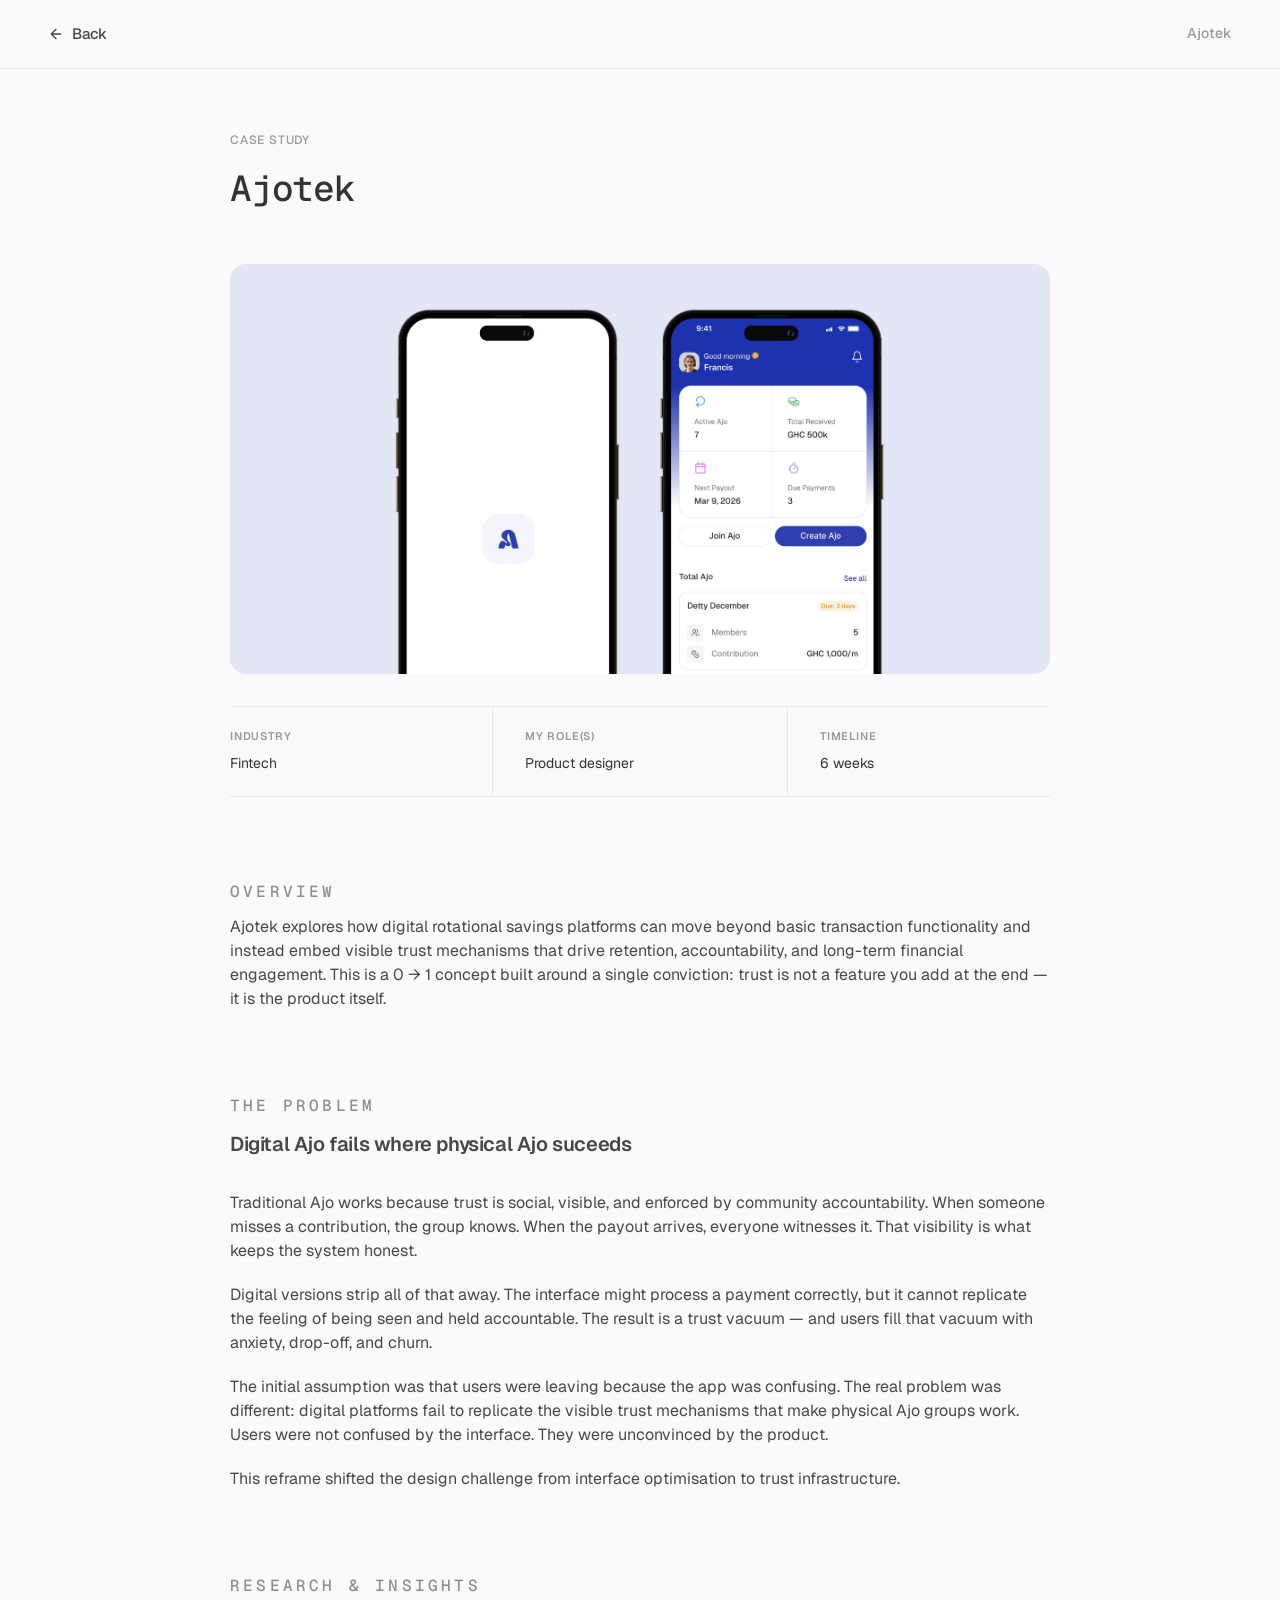
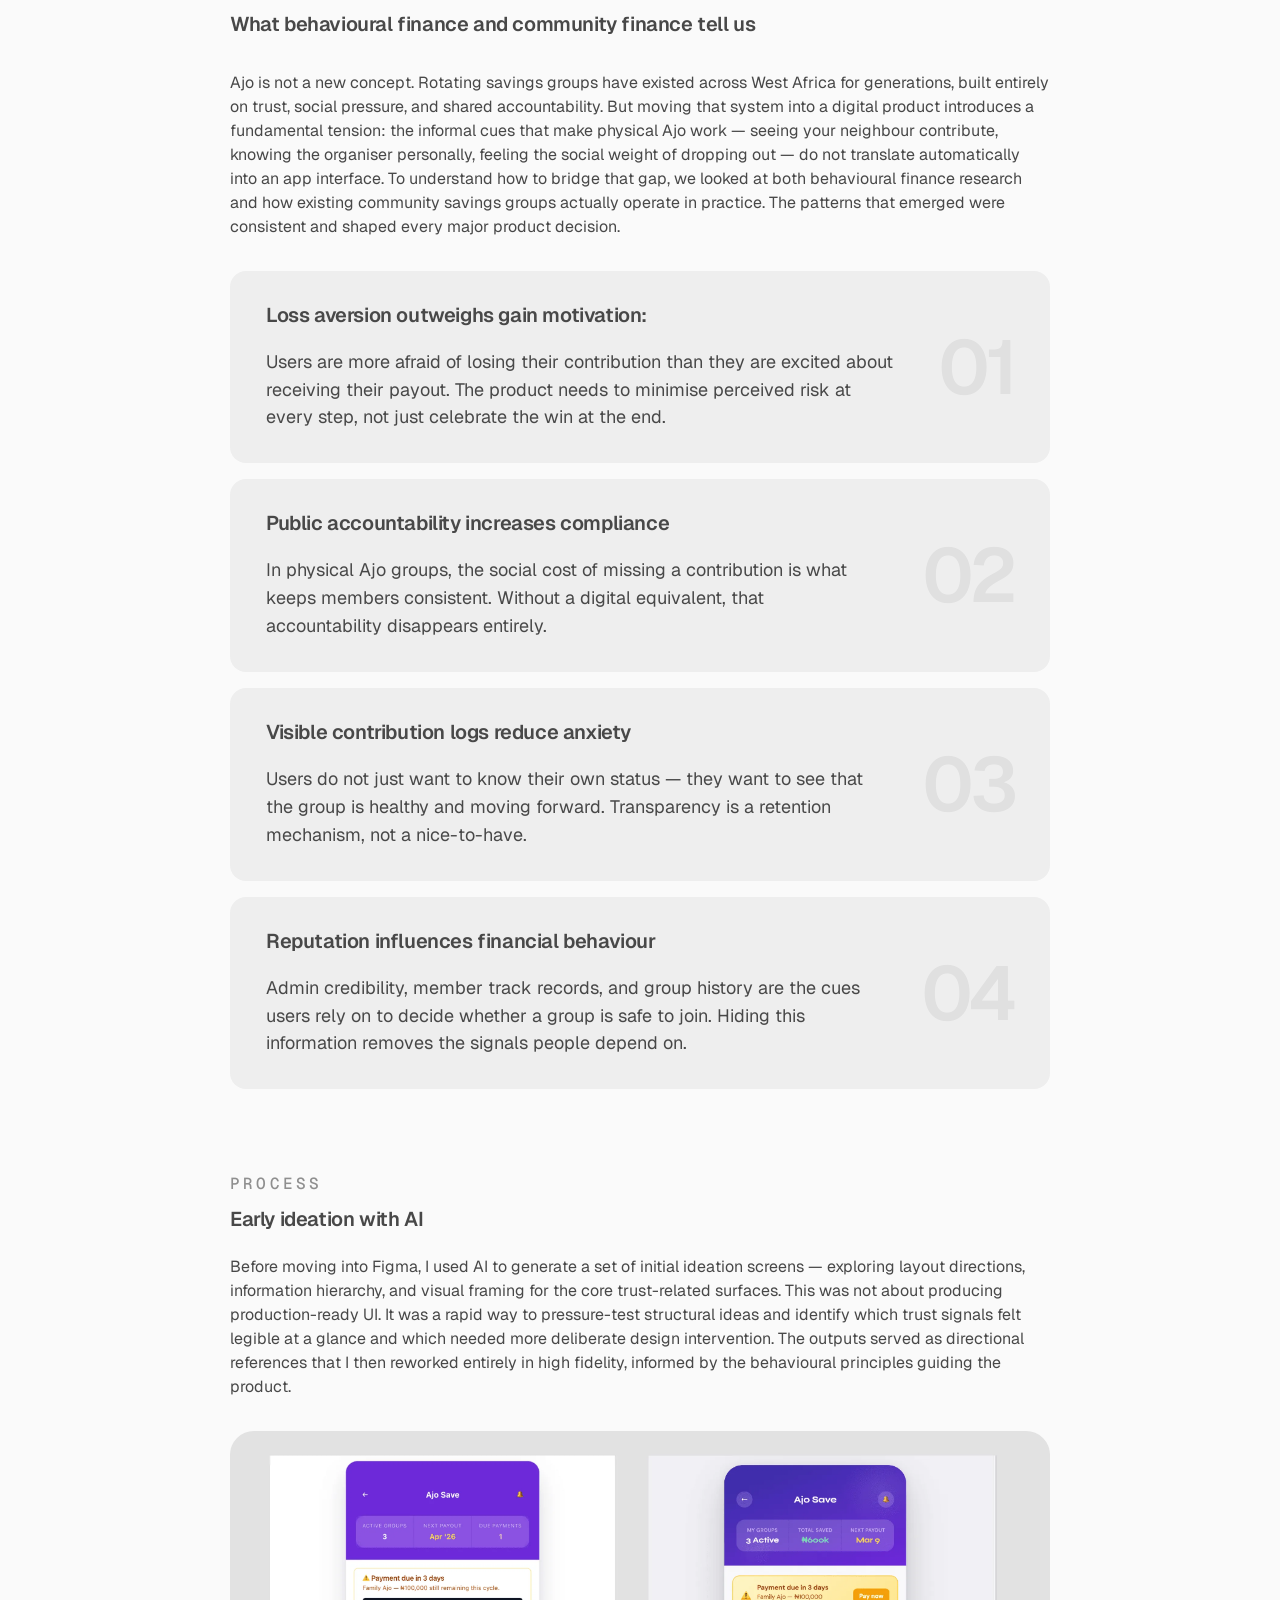
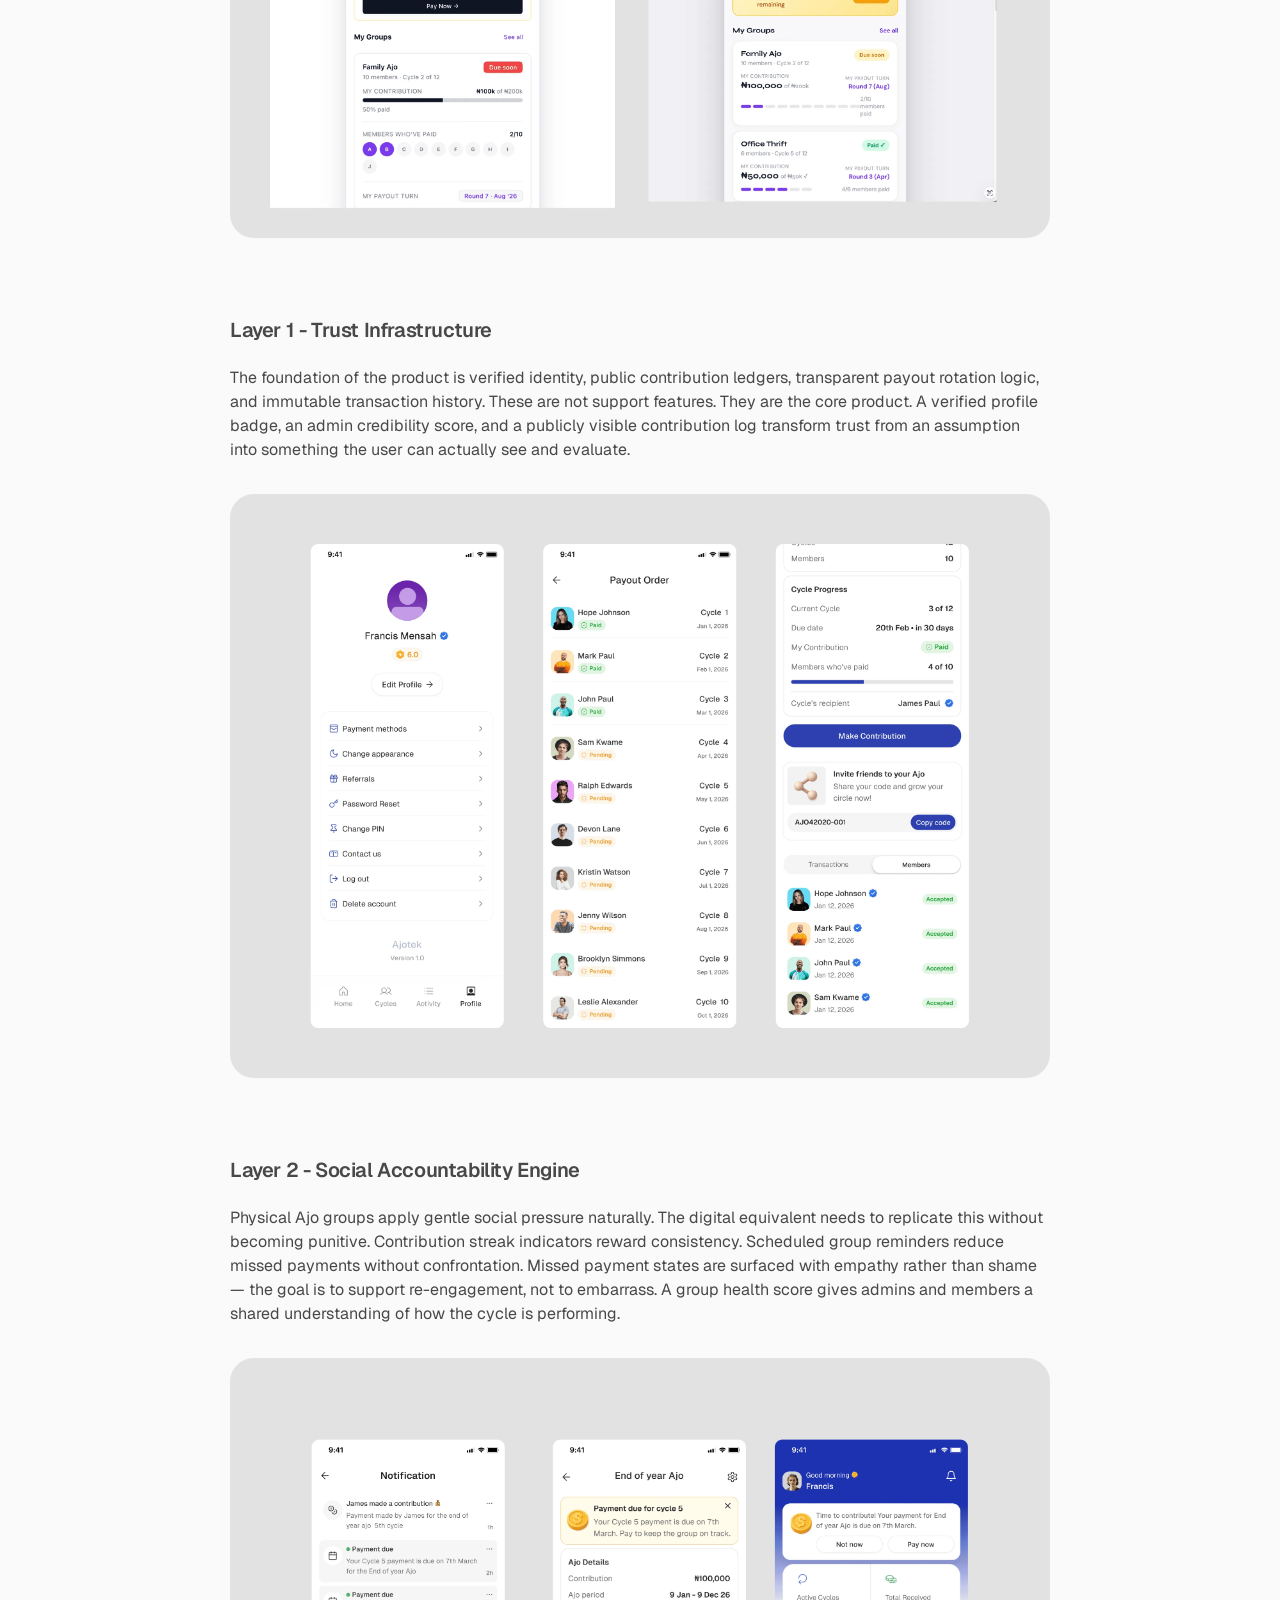
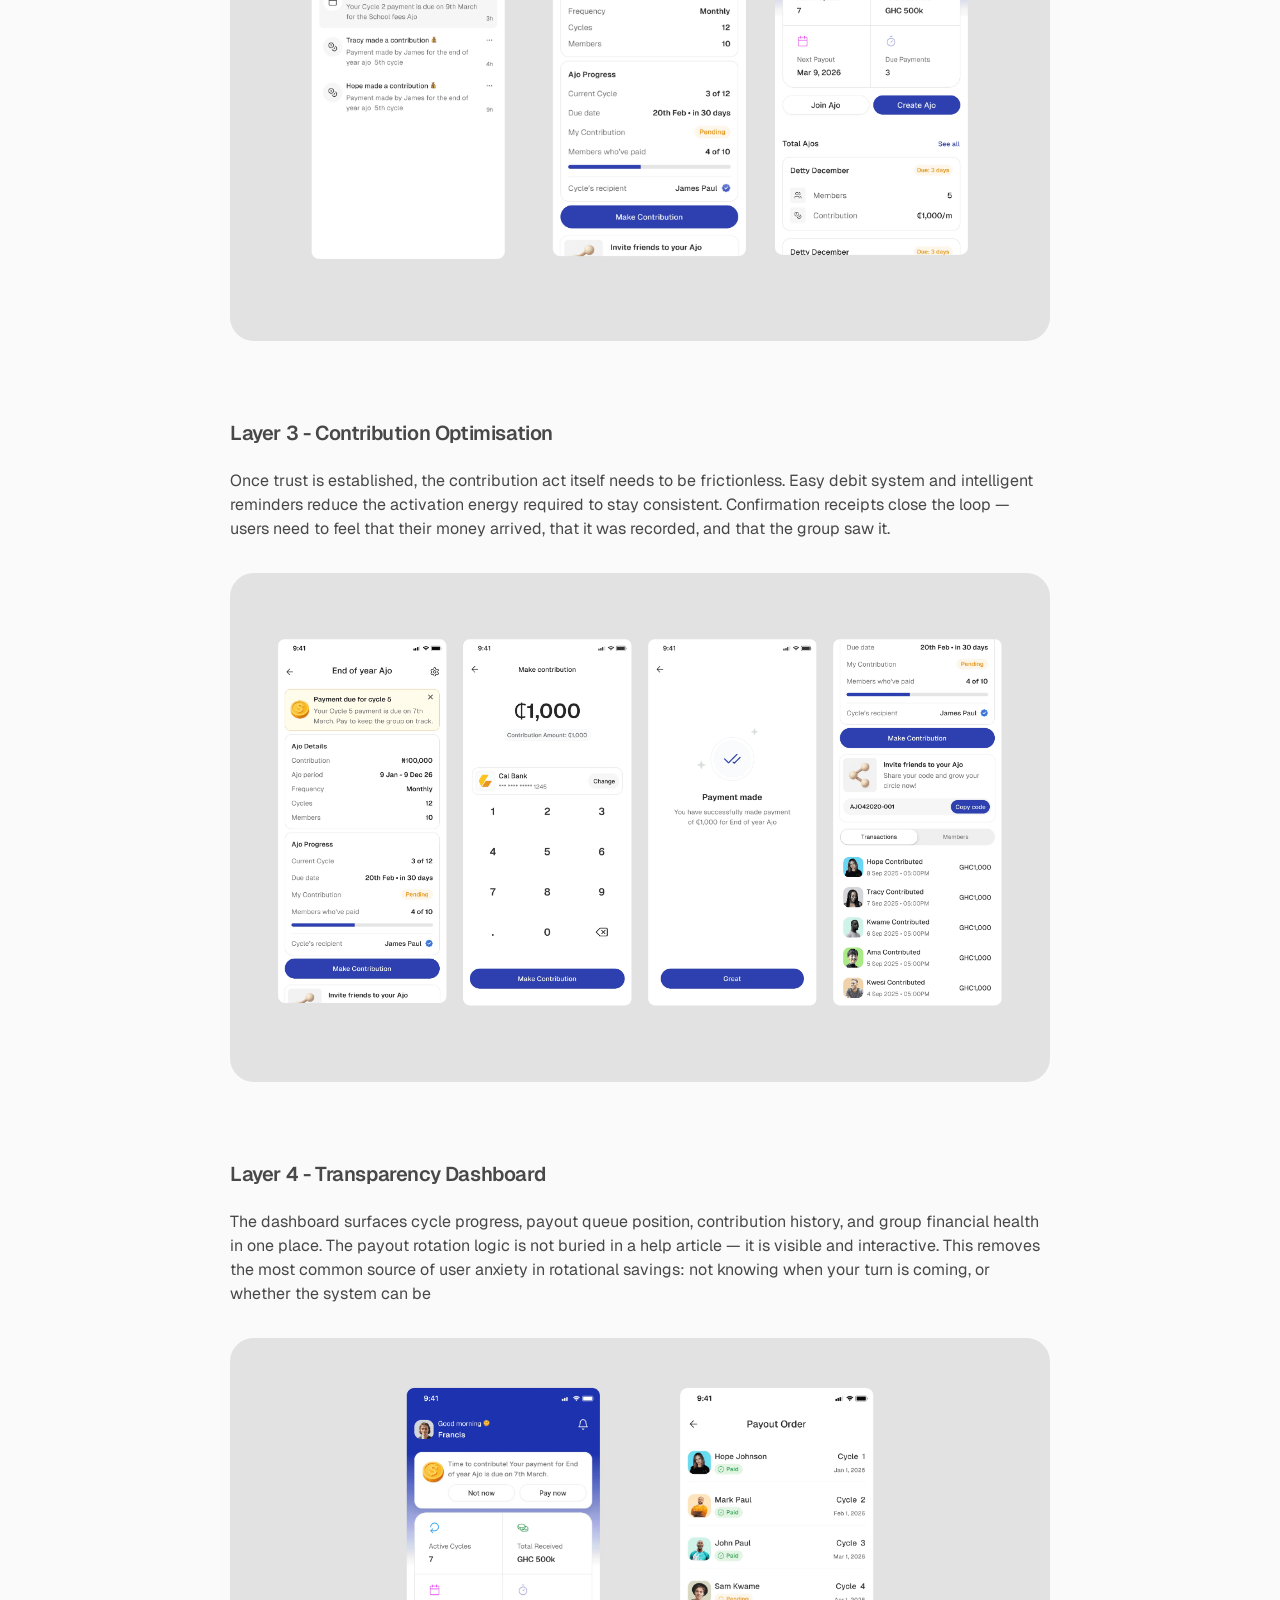
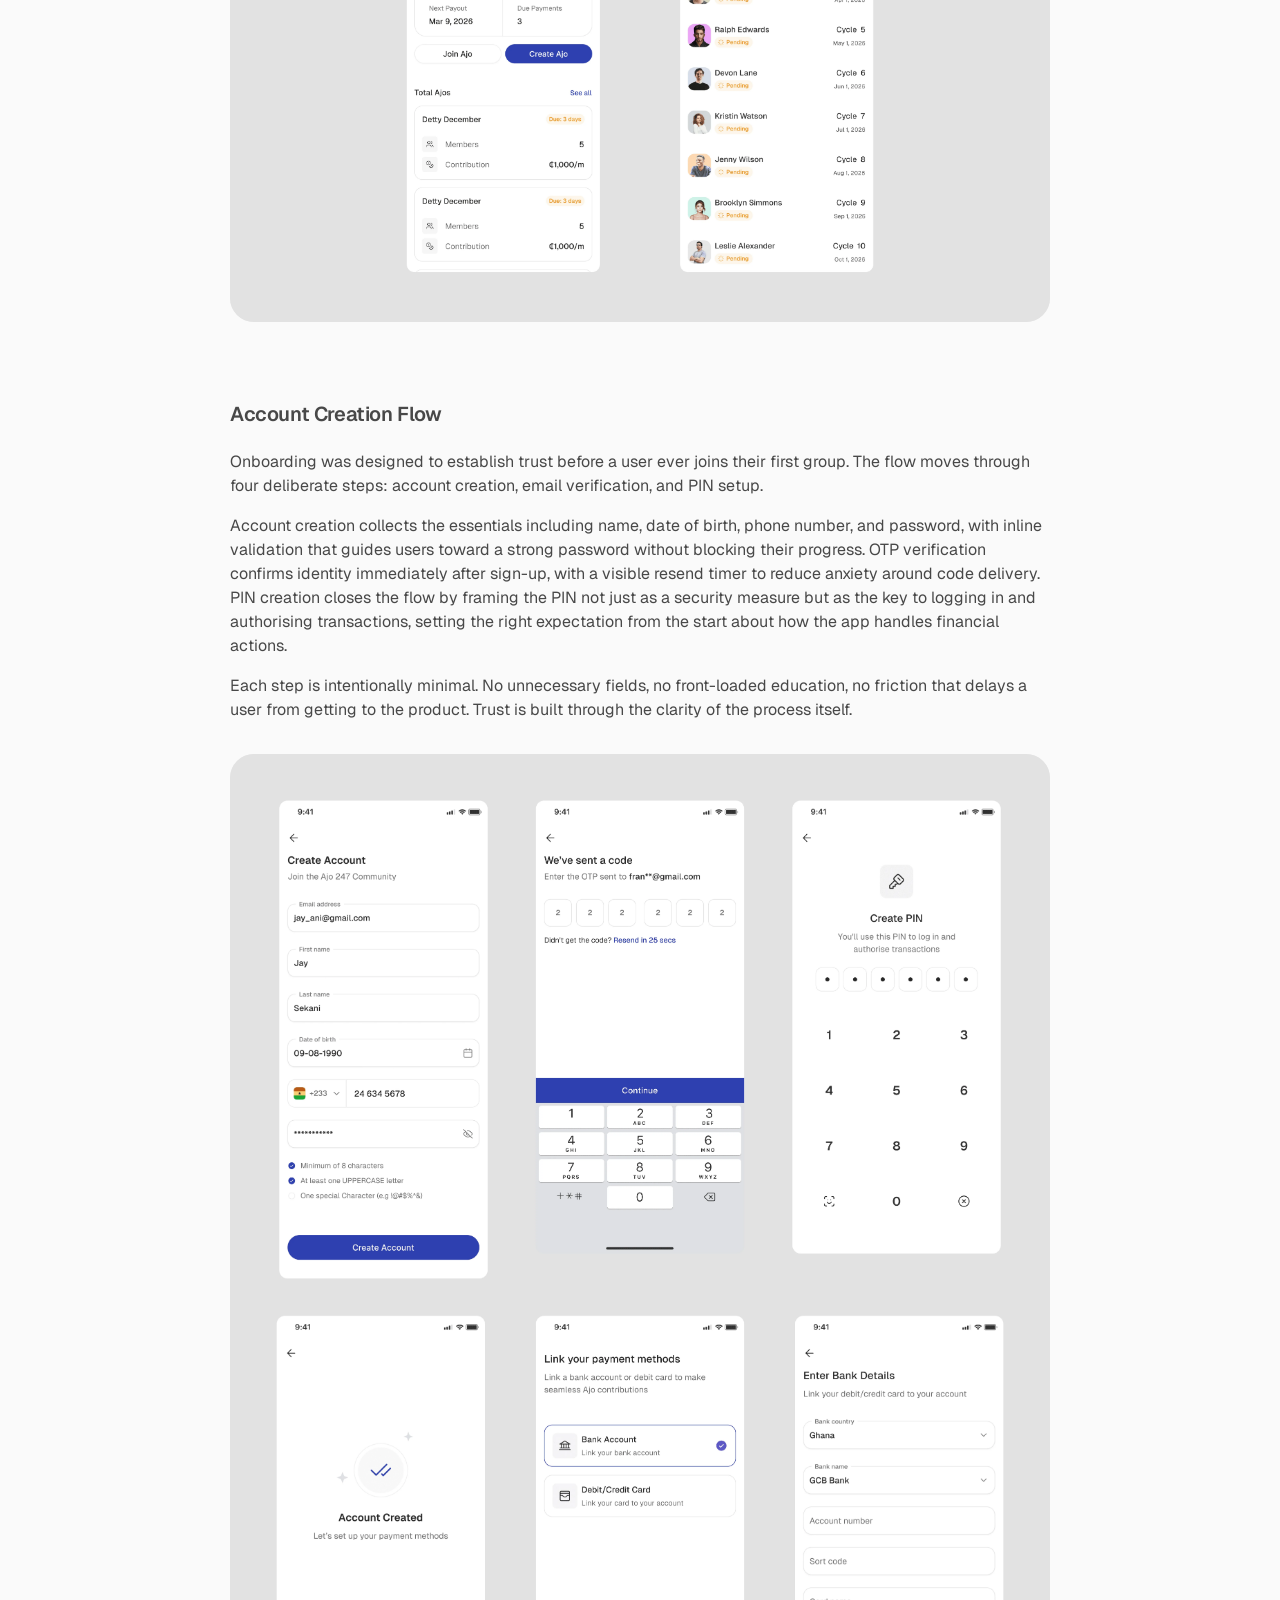
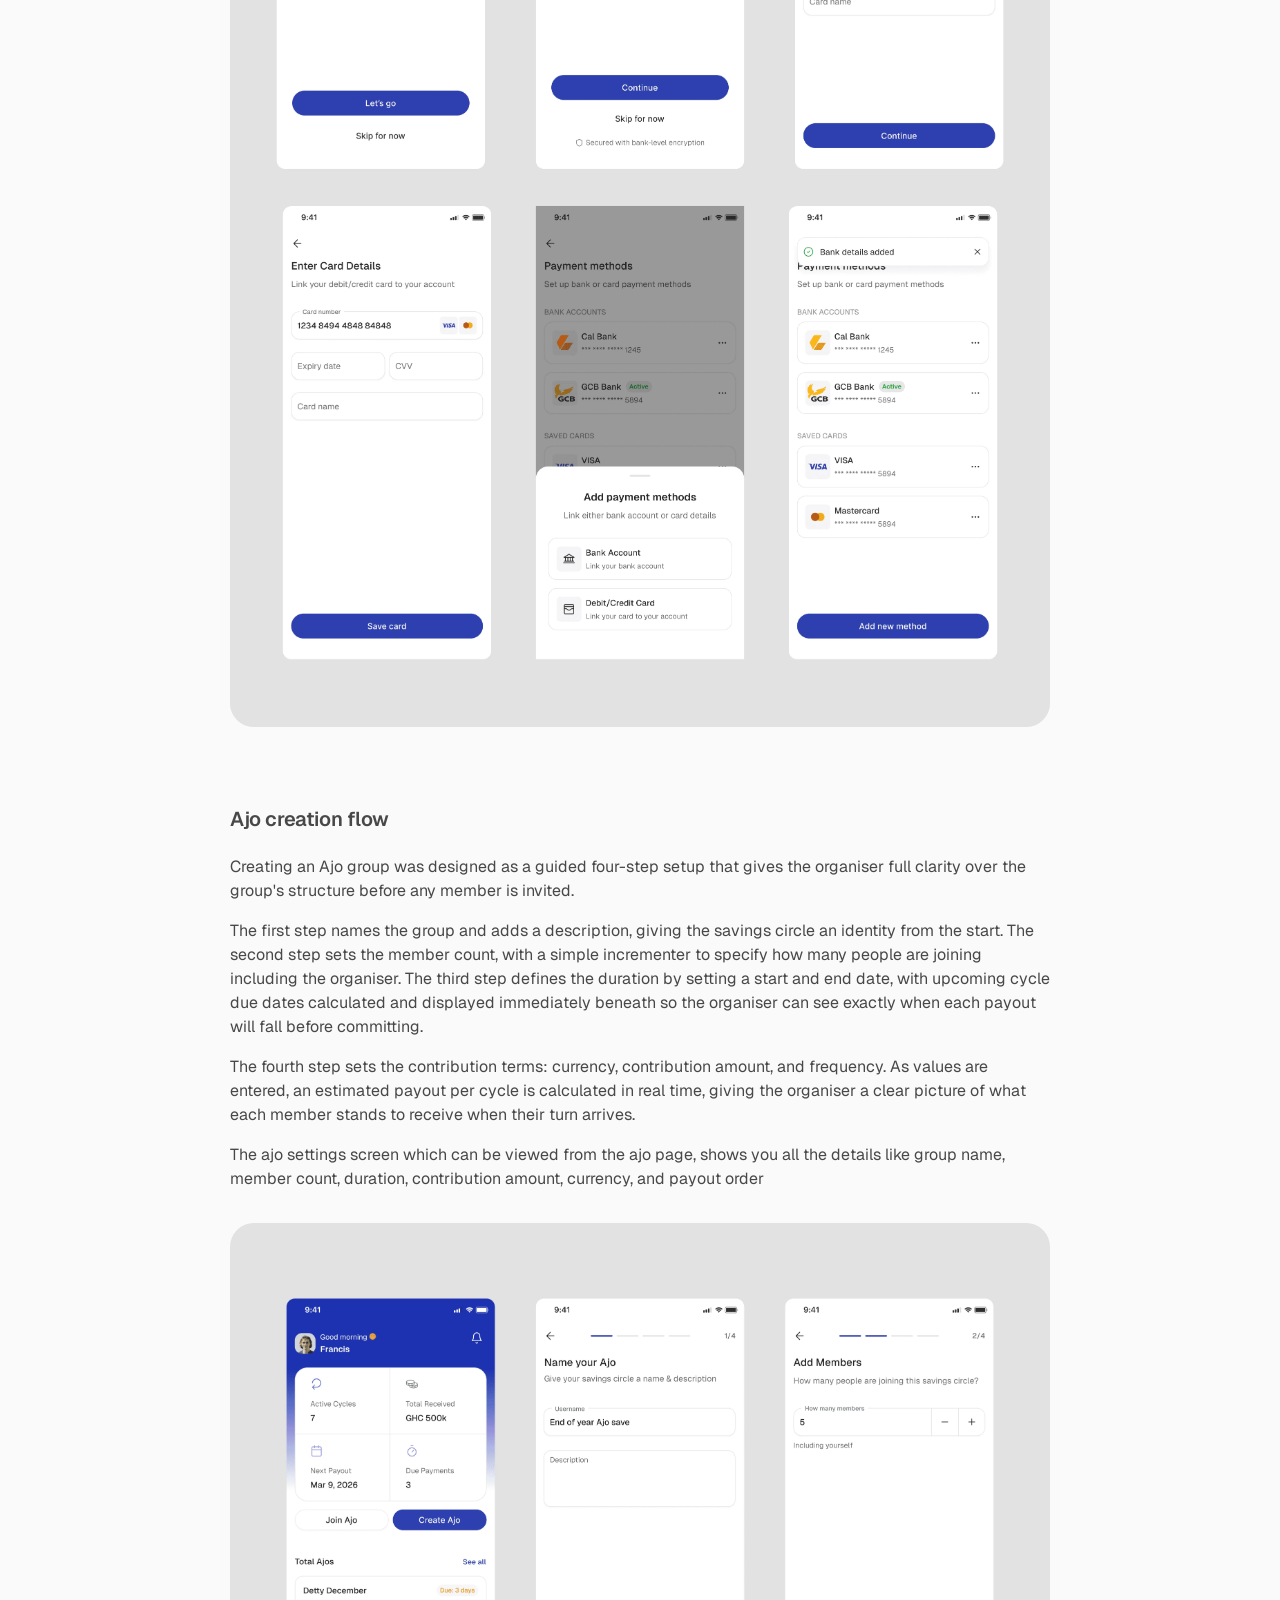
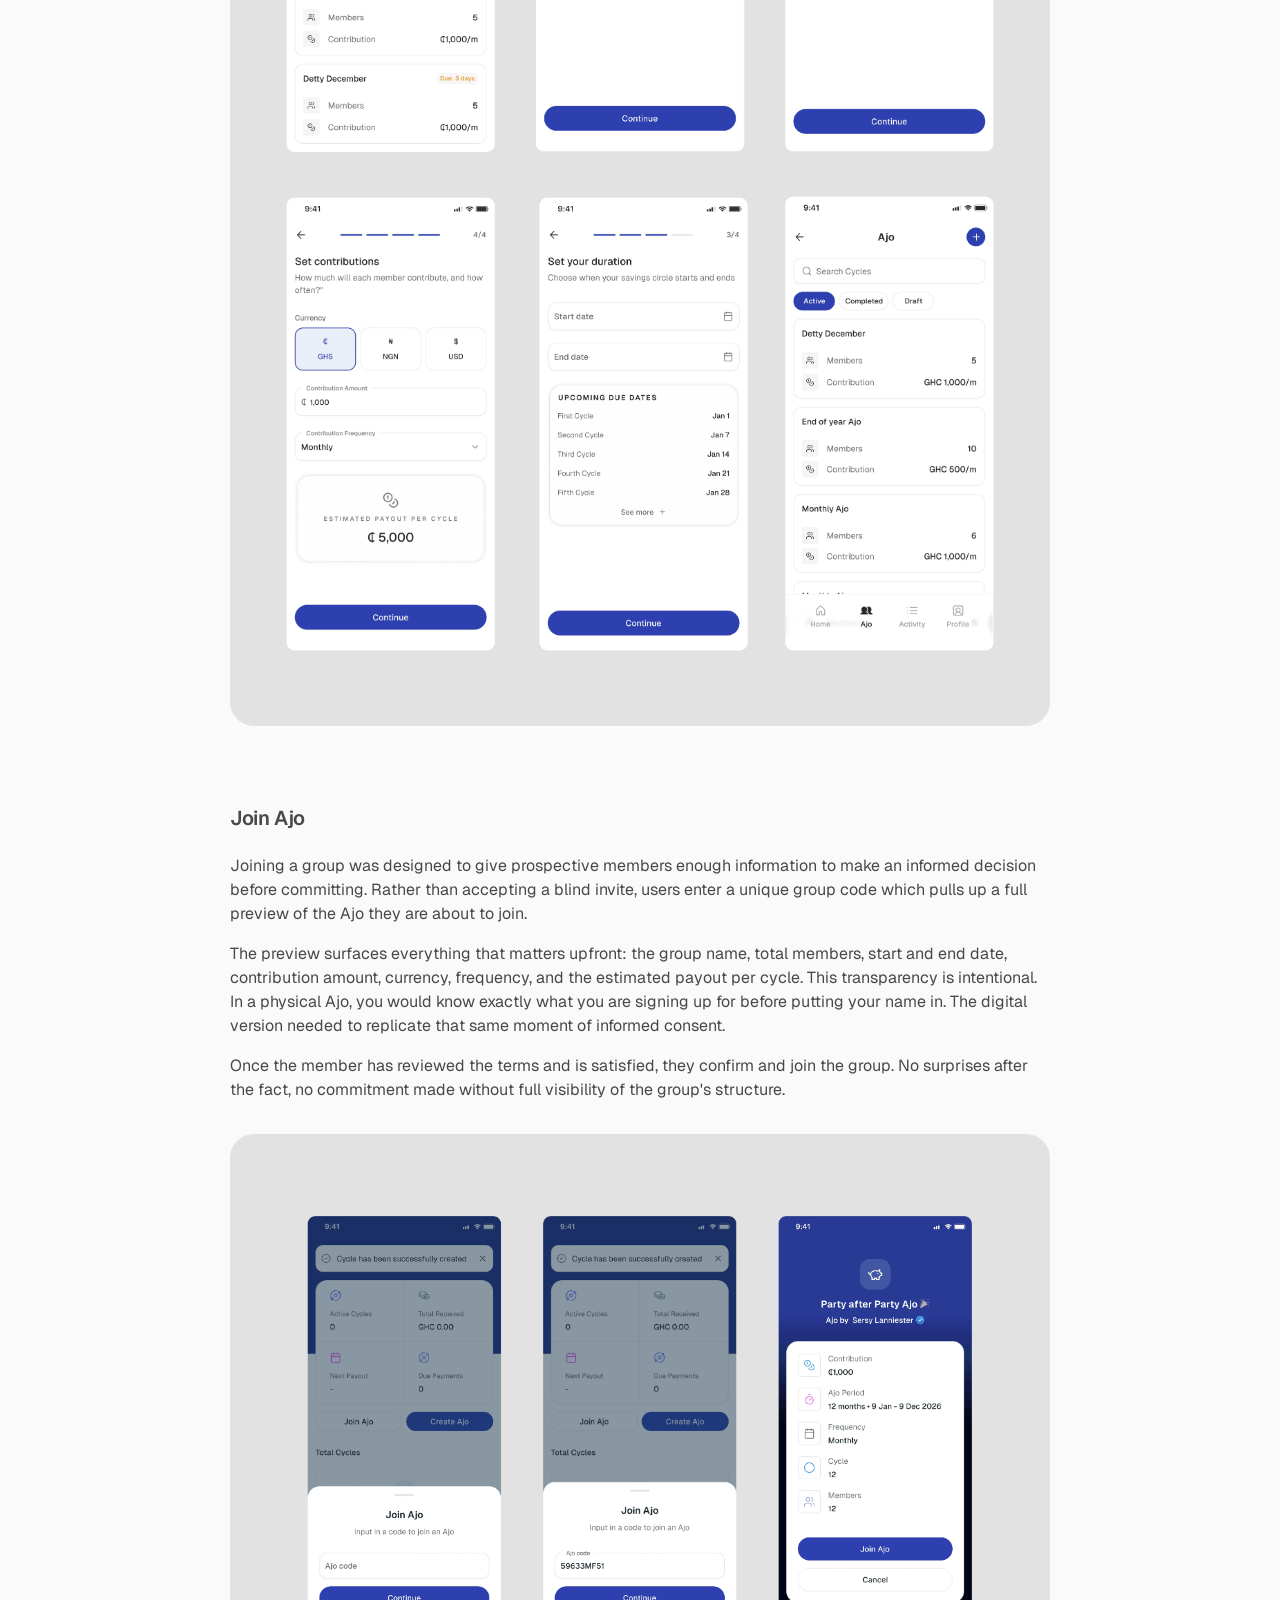
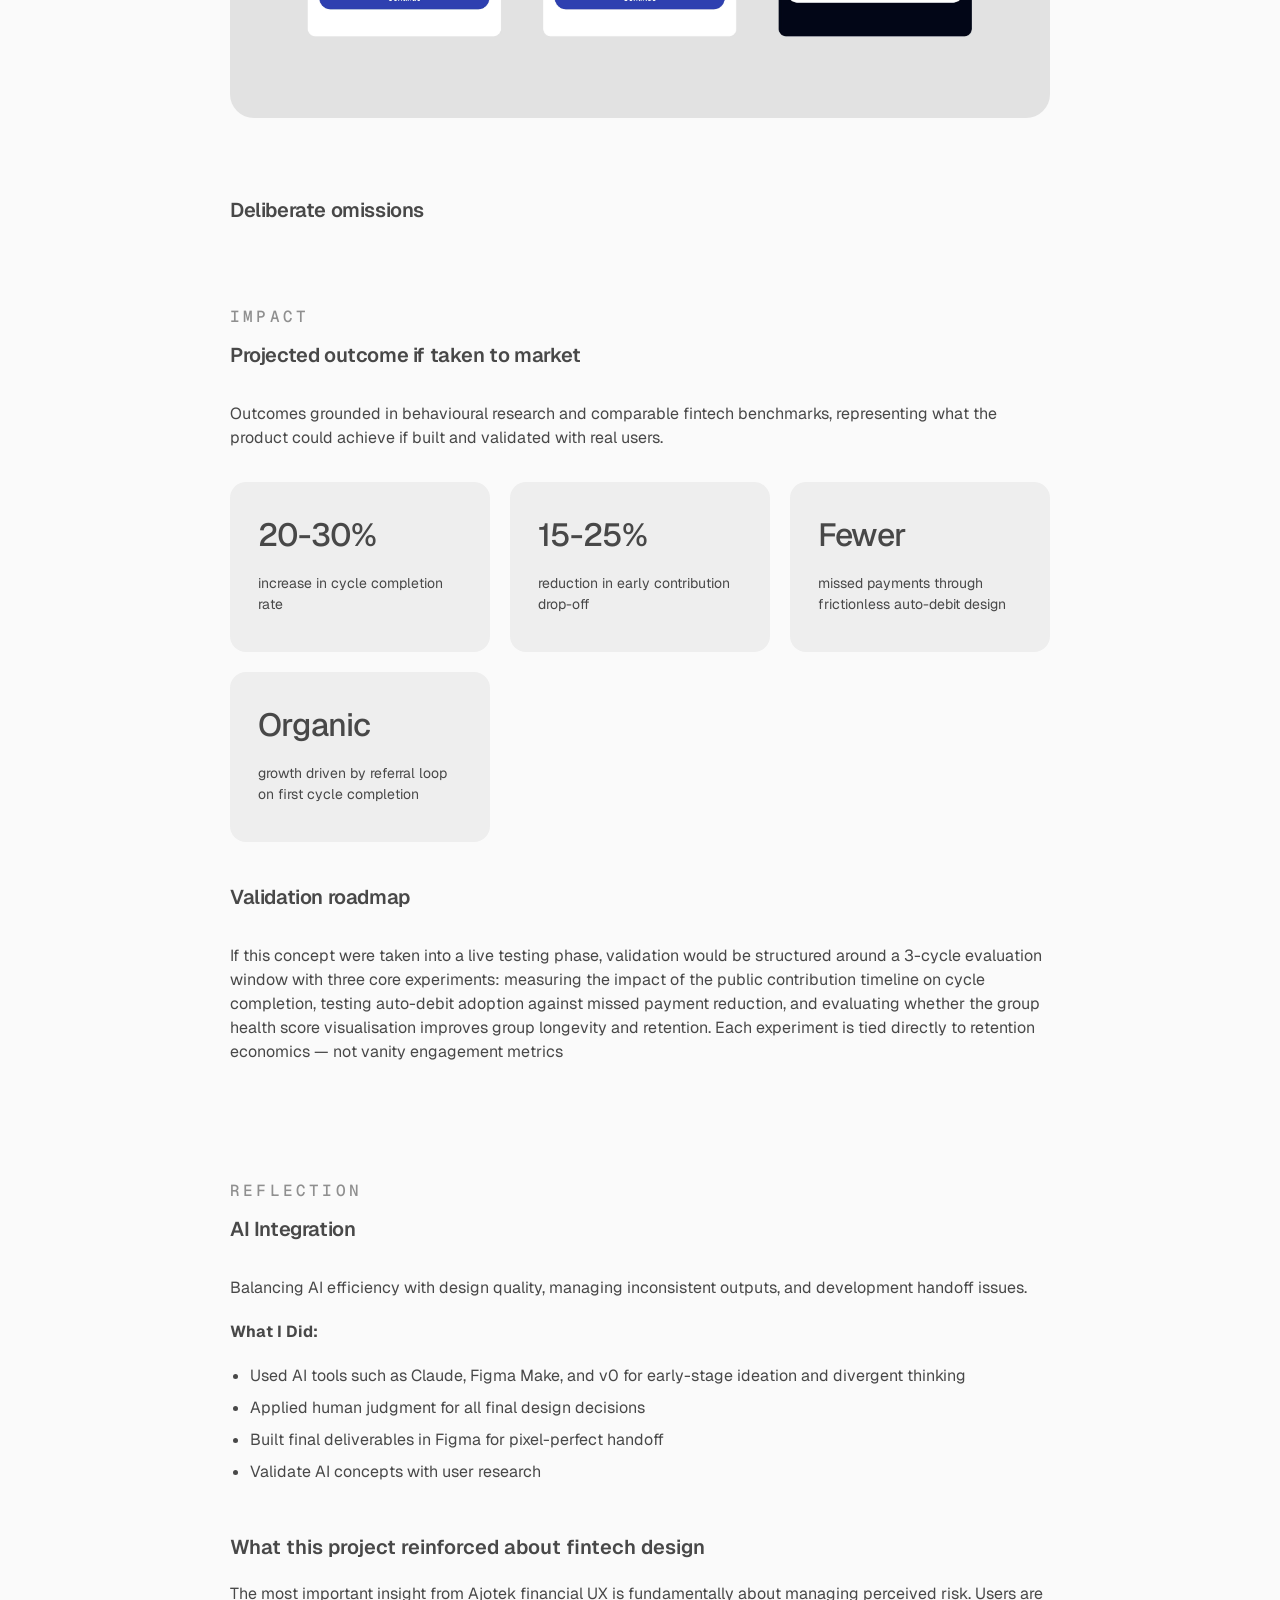
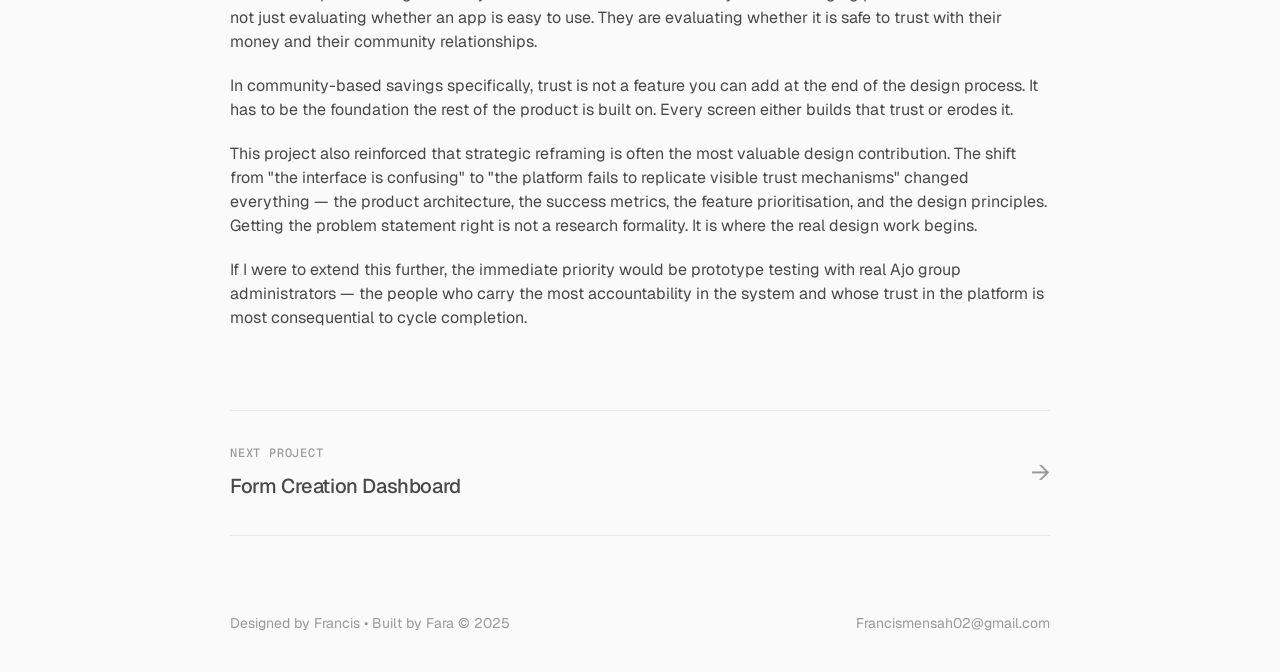
<file: ajotek.html>
<!DOCTYPE html>
<html lang="en">
<head>
  <meta charset="UTF-8" />
  <link rel="icon" type="image/png" href="me/logo.png" />
  <meta name="viewport" content="width=device-width, initial-scale=1.0" />
  <title>Ajotek — Francis Mensah</title>
  <script src="theme.js"></script>
  <link rel="preconnect" href="https://fonts.googleapis.com" />
  <link rel="preconnect" href="https://fonts.gstatic.com" crossorigin />
  <link href="https://fonts.googleapis.com/css2?family=Geist:wght@300;400;500;600;700;800&amp;family=Geist+Mono:wght@400;500;600;700&amp;display=swap" rel="stylesheet" />
  <style>
    *, *::before, *::after { box-sizing: border-box; margin: 0; padding: 0; }

    :root {
      --bg: #fafafa;
      --card: #eeeeee;
      --border: #e8e8e6;
      --text-primary: #333333;
      --text-framer: #484848;
      --text-secondary: #6b6b6b;
      --text-muted: #999999;
    }

    html {
      width: 100%;
      max-width: 100%;
      overflow-x: hidden;
      scroll-behavior: smooth;
    }

    body {
      width: 100%;
      max-width: 100%;
      overflow-x: hidden;
      background: var(--bg);
      color: var(--text-primary);
      font-family: "Geist", -apple-system, BlinkMacSystemFont, sans-serif;
      font-size: 16px;
      line-height: 1.7;
      -webkit-font-smoothing: antialiased;
    }

    img { max-width: 100%; }
    main, section { max-width: 100%; overflow-x: clip; }

    nav {
      position: sticky;
      top: 0;
      z-index: 100;
      display: flex;
      align-items: center;
      justify-content: space-between;
      padding: 22px 48px;
      border-bottom: 1px solid var(--border);
      background: rgba(250, 250, 250, 0.88);
      backdrop-filter: blur(12px);
      -webkit-backdrop-filter: blur(12px);
    }

    .nav-back {
      display: inline-flex;
      align-items: center;
      gap: 8px;
      color: var(--text-framer);
      font-size: 15px;
      font-weight: 500;
      line-height: 24px;
      text-decoration: none;
      transition: opacity 0.15s ease;
    }

    .nav-back:hover { opacity: 0.72; }
    .nav-back svg { width: 16px; height: 16px; }

    .nav-title {
      color: var(--text-muted);
      font-size: 14px;
      font-weight: 500;
    }

    .container {
      width: 100%;
      max-width: 900px;
      margin: 0 auto;
      padding: 0 40px;
    }

    section { padding: 40px 0; }
    .hero { padding: 56px 0 40px; }

    .hero-tag {
      display: inline-block;
      margin-bottom: 20px;
      color: var(--text-muted);
      font-size: 12px;
      font-weight: 500;
      letter-spacing: 0.8px;
      text-transform: uppercase;
    }

    .hero-title {
      margin-bottom: 40px;
      color: var(--text-primary);
      font-family: "Geist Mono", "Geist", monospace;
      font-size: clamp(28px, 4vw, 36px);
      font-weight: 500;
      letter-spacing: -1.2px;
      line-height: 1.05;
    }

    .hero-image {
      width: 100%;
      aspect-ratio: 16 / 8;
      margin-top: 56px;
      overflow: hidden;
      border-radius: 16px;
      background: #e8e6f4;
    }

    .hero-image img,
    .case-image img,
    .process-layer-image {
      display: block;
      width: 100%;
      height: 100%;
      object-fit: cover;
      object-position: center;
    }

    .meta-row {
      display: flex;
      flex-wrap: wrap;
      border-top: 1px solid var(--border);
      border-bottom: 1px solid var(--border);
      margin-top: 32px;
    }

    .meta-item {
      flex: 1;
      min-width: 140px;
      padding: 20px 32px 20px 0;
      border-right: 1px solid var(--border);
    }

    .meta-item:not(:first-child) { padding-left: 32px; }
    .meta-item:last-child { border-right: 0; padding-right: 0; }

    .meta-label {
      margin-bottom: 6px;
      color: var(--text-muted);
      font-size: 11px;
      font-weight: 600;
      letter-spacing: 0.8px;
      text-transform: uppercase;
    }

    .meta-value {
      color: var(--text-primary);
      font-size: 14px;
      font-weight: 400;
    }

    .section-label {
      margin-bottom: 8px;
      color: rgba(72, 72, 72, 0.6);
      font-family: "Geist Mono", "Geist", monospace;
      font-size: 16px;
      font-weight: 500;
      letter-spacing: 0.2em;
      line-height: 30px;
      text-transform: uppercase;
    }

    .section-sublabel {
      margin-bottom: 32px;
      color: var(--text-framer);
      font-size: 20px;
      font-weight: 600;
      letter-spacing: -0.4px;
      line-height: 30px;
    }

    .body-text,
    .reflection-block,
    .ai-list {
      display: flex;
      flex-direction: column;
      gap: 20px;
      min-width: 0;
      max-width: 100%;
    }

    .body-text p,
    .reflection-block p,
    .ai-list li {
      color: var(--text-framer);
      font-size: 16px;
      line-height: 24px;
      overflow-wrap: anywhere;
      word-break: break-word;
    }

    .body-text strong { color: var(--text-framer); font-weight: 500; }

    .research-list {
      display: flex;
      flex-direction: column;
      gap: 16px;
      margin-top: 32px;
    }

    .research-item {
      display: grid;
      grid-template-columns: minmax(0, 1fr) auto;
      align-items: center;
      gap: 40px;
      min-height: 168px;
      padding: 32px 36px;
      border-radius: 16px;
      background: var(--card);
    }

    .research-item-body {
      display: flex;
      flex-direction: column;
      gap: 20px;
      max-width: 680px;
    }

    .research-item-title {
      color: var(--text-framer);
      font-size: 20px;
      font-weight: 600;
      letter-spacing: -0.4px;
      line-height: 1.25;
    }

    .research-item-text {
      color: var(--text-framer);
      font-size: 18px;
      line-height: 1.55;
    }

    .research-item-num {
      color: rgba(0, 0, 0, 0.06);
      font-size: clamp(64px, 9vw, 76px);
      font-weight: 600;
      letter-spacing: -4px;
      line-height: 0.9;
    }

    .process-list {
      display: flex;
      flex-direction: column;
      gap: 80px;
    }

    .process-layer {
      display: flex;
      flex-direction: column;
      gap: 24px;
    }

    .process-layer-title {
      color: var(--text-framer);
      font-size: 20px;
      font-weight: 600;
      letter-spacing: -0.4px;
      line-height: 24px;
    }

    .process-layer-content {
      display: flex;
      flex-direction: column;
      gap: 16px;
      min-width: 0;
      max-width: 100%;
    }

    .process-layer-text {
      color: var(--text-framer);
      font-size: 16px;
      line-height: 24px;
      overflow-wrap: anywhere;
      word-break: break-word;
    }

    .process-layer-image {
      height: auto;
      margin-top: 16px;
      border-radius: 24px;
      background: var(--card);
    }

    .impact-copy {
      margin-bottom: 32px;
      color: var(--text-framer);
      font-size: 16px;
      line-height: 24px;
    }

    .impact-grid {
      display: grid;
      grid-template-columns: repeat(3, 1fr);
      gap: 20px;
      margin-bottom: 40px;
    }

    .impact-item {
      display: flex;
      min-height: 170px;
      flex-direction: column;
      justify-content: center;
      gap: 22px;
      padding: 32px 28px;
      border-radius: 16px;
      background: var(--card);
    }

    .impact-number {
      color: var(--text-framer);
      font-size: 32px;
      font-weight: 500;
      letter-spacing: -0.8px;
      line-height: 1;
    }

    .impact-label {
      color: var(--text-framer);
      font-size: 14px;
      line-height: 1.5;
    }

    .reflection-title {
      margin-top: 28px;
      color: var(--text-framer);
      font-size: 20px;
      font-weight: 600;
      line-height: 30px;
    }

    .ai-list {
      padding-left: 20px;
      gap: 8px;
    }

    .next-project {
      display: flex;
      align-items: center;
      justify-content: space-between;
      padding: 32px 0;
      border-top: 1px solid var(--border);
      border-bottom: 1px solid var(--border);
      color: inherit;
      text-decoration: none;
      transition: opacity 0.15s ease;
    }

    .next-project:hover { opacity: 0.72; }

    .next-label {
      margin-bottom: 6px;
      color: var(--text-muted);
      font-family: "Geist Mono", "Geist", monospace;
      font-size: 12px;
      font-weight: 500;
      letter-spacing: 0.8px;
      text-transform: uppercase;
    }

    .next-title {
      color: var(--text-framer);
      font-size: 20px;
      font-weight: 500;
      letter-spacing: -0.4px;
    }

    .next-arrow {
      color: var(--text-muted);
      font-size: 24px;
    }

    footer { padding: 36px 0; }

    .footer-inner {
      display: flex;
      align-items: center;
      justify-content: space-between;
      gap: 12px;
      flex-wrap: wrap;
    }

    .footer-credit,
    .footer-email {
      color: var(--text-muted);
      font-size: 14px;
      text-decoration: none;
    }

    .footer-email:hover { color: var(--text-secondary); }

    @media (max-width: 680px) {
      nav { padding: 18px 20px; }
      .container {
        width: 100vw;
        max-width: 100vw;
        padding: 0 20px;
      }
      .hero { padding: 48px 0 40px; }
      section { padding: 32px 0; }
      .hero-image { margin-top: 40px; }
      .hero-title,
      .section-label,
      .section-sublabel,
      .body-text,
      .reflection-block,
      .process-layer-content,
      .hero-image,
      .meta-row,
      .research-item,
      .process-layer-image,
      .impact-grid,
      .next-project {
        max-width: calc(100vw - 40px);
      }
      .meta-row { flex-direction: column; }
      .meta-item {
        border-right: 0;
        border-bottom: 1px solid var(--border);
        padding: 16px 0;
      }
      .meta-item:not(:first-child) { padding-left: 0; }
      .meta-item:last-child { border-bottom: 0; }
      .research-item {
        grid-template-columns: 1fr;
        gap: 24px;
        padding: 28px 24px;
      }
      .research-item-num {
        order: 2;
        font-size: 56px;
        justify-self: start;
      }
      .research-item-text { font-size: 16px; }
      .process-list { gap: 56px; }
      .process-layer-image { border-radius: 18px; }
      .impact-grid { grid-template-columns: repeat(2, 1fr); }
      .footer-inner {
        flex-direction: column;
        align-items: flex-start;
      }
    }

    @media (max-width: 520px) {
      .impact-grid { grid-template-columns: 1fr; }
    }
  </style>
  <link rel="stylesheet" href="theme.css" />
  <script src="posthog.js"></script>
  <script>
    posthog.init('phc_viVKBQneVFAckTTDWg3SQBKJx4jW6d2sC4XVUhUvrPCt', { api_host: 'https://us.i.posthog.com', defaults: '2026-01-30' });
  </script>
</head>
<body>
  <nav>
    <a href="index.html" class="nav-back">
      <svg viewBox="0 0 24 24" fill="none" stroke="currentColor" stroke-width="2" stroke-linecap="round" stroke-linejoin="round" aria-hidden="true">
        <path d="M19 12H5M12 5l-7 7 7 7" />
      </svg>
      Back
    </a>
    <span class="nav-title">Ajotek</span>
  </nav>

  <main>
    <section class="hero">
      <div class="container">
        <span class="hero-tag">Case Study</span>
        <h1 class="hero-title">Ajotek</h1>

        <div class="hero-image">
          <img src="images/ajotek-hero.jpg" alt="Ajotek"  loading="lazy"/>
        </div>

        <div class="meta-row">
          <div class="meta-item">
            <p class="meta-label">Industry</p>
            <p class="meta-value">Fintech</p>
          </div>
          <div class="meta-item">
            <p class="meta-label">My role(s)</p>
            <p class="meta-value">Product designer</p>
          </div>
          <div class="meta-item">
            <p class="meta-label">Timeline</p>
            <p class="meta-value">6 weeks</p>
          </div>
        </div>
      </div>
    </section>

    <section>
      <div class="container">
        <p class="section-label">Overview</p>
        <div class="body-text">
          <p>Ajotek explores how digital rotational savings platforms can move beyond basic transaction functionality and instead embed visible trust mechanisms that drive retention, accountability, and long-term financial engagement. This is a 0 → 1 concept built around a single conviction: trust is not a feature you add at the end — it is the product itself.</p>
        </div>
      </div>
    </section>

    <section>
      <div class="container">
        <p class="section-label">The Problem</p>
        <p class="section-sublabel">Digital Ajo fails where physical Ajo suceeds</p>
        <div class="body-text">
          <p>Traditional Ajo works because trust is social, visible, and enforced by community accountability. When someone misses a contribution, the group knows. When the payout arrives, everyone witnesses it. That visibility is what keeps the system honest.</p>
          <p>Digital versions strip all of that away. The interface might process a payment correctly, but it cannot replicate the feeling of being seen and held accountable. The result is a trust vacuum — and users fill that vacuum with anxiety, drop-off, and churn.</p>
          <p>The initial assumption was that users were leaving because the app was confusing. The real problem was different: digital platforms fail to replicate the visible trust mechanisms that make physical Ajo groups work. Users were not confused by the interface. They were unconvinced by the product.</p>
          <p>This reframe shifted the design challenge from interface optimisation to trust infrastructure.</p>
        </div>
      </div>
    </section>

    <section>
      <div class="container">
        <p class="section-label">Research &amp; Insights</p>
        <p class="section-sublabel">What behavioural finance and community finance tell us</p>
        <div class="body-text">
          <p>Ajo is not a new concept. Rotating savings groups have existed across West Africa for generations, built entirely on trust, social pressure, and shared accountability. But moving that system into a digital product introduces a fundamental tension: the informal cues that make physical Ajo work — seeing your neighbour contribute, knowing the organiser personally, feeling the social weight of dropping out — do not translate automatically into an app interface. To understand how to bridge that gap, we looked at both behavioural finance research and how existing community savings groups actually operate in practice. The patterns that emerged were consistent and shaped every major product decision.</p>
        </div>

        <div class="research-list">
          <div class="research-item">
            <div class="research-item-body">
              <p class="research-item-title">Loss aversion outweighs gain motivation:</p>
              <p class="research-item-text">Users are more afraid of losing their contribution than they are excited about receiving their payout. The product needs to minimise perceived risk at every step, not just celebrate the win at the end.</p>
            </div>
            <span class="research-item-num">01</span>
          </div>
          <div class="research-item">
            <div class="research-item-body">
              <p class="research-item-title">Public accountability increases compliance</p>
              <p class="research-item-text">In physical Ajo groups, the social cost of missing a contribution is what keeps members consistent. Without a digital equivalent, that accountability disappears entirely.</p>
            </div>
            <span class="research-item-num">02</span>
          </div>
          <div class="research-item">
            <div class="research-item-body">
              <p class="research-item-title">Visible contribution logs reduce anxiety</p>
              <p class="research-item-text">Users do not just want to know their own status — they want to see that the group is healthy and moving forward. Transparency is a retention mechanism, not a nice-to-have.</p>
            </div>
            <span class="research-item-num">03</span>
          </div>
          <div class="research-item">
            <div class="research-item-body">
              <p class="research-item-title">Reputation influences financial behaviour</p>
              <p class="research-item-text">Admin credibility, member track records, and group history are the cues users rely on to decide whether a group is safe to join. Hiding this information removes the signals people depend on.</p>
            </div>
            <span class="research-item-num">04</span>
          </div>
        </div>
      </div>
    </section>

    <section id="process">
      <div class="container">
        <p class="section-label">Process</p>
        <div class="process-list">
          <div class="process-layer">
            <h3 class="process-layer-title">Early ideation with AI</h3>
            <div class="process-layer-content">
              <p class="process-layer-text">Before moving into Figma, I used AI to generate a set of initial ideation screens — exploring layout directions, information hierarchy, and visual framing for the core trust-related surfaces. This was not about producing production-ready UI. It was a rapid way to pressure-test structural ideas and identify which trust signals felt legible at a glance and which needed more deliberate design intervention. The outputs served as directional references that I then reworked entirely in high fidelity, informed by the behavioural principles guiding the product.</p>
              <img class="process-layer-image" src="images/ajotek-ai-ideation.webp" alt="Early ideation with AI" />
            </div>
          </div>

          <div class="process-layer">
            <h3 class="process-layer-title">Layer 1 - Trust Infrastructure</h3>
            <div class="process-layer-content">
              <p class="process-layer-text">The foundation of the product is verified identity, public contribution ledgers, transparent payout rotation logic, and immutable transaction history. These are not support features. They are the core product. A verified profile badge, an admin credibility score, and a publicly visible contribution log transform trust from an assumption into something the user can actually see and evaluate.</p>
              <img class="process-layer-image" src="images/ajotek-trust-infrastructure.webp" alt="Layer 1 - Trust Infrastructure" />
            </div>
          </div>

          <div class="process-layer">
            <h3 class="process-layer-title">Layer 2 - Social Accountability Engine</h3>
            <div class="process-layer-content">
              <p class="process-layer-text">Physical Ajo groups apply gentle social pressure naturally. The digital equivalent needs to replicate this without becoming punitive. Contribution streak indicators reward consistency. Scheduled group reminders reduce missed payments without confrontation. Missed payment states are surfaced with empathy rather than shame — the goal is to support re-engagement, not to embarrass. A group health score gives admins and members a shared understanding of how the cycle is performing.</p>
              <img class="process-layer-image" src="images/ajotek-social-accountability.webp" alt="Layer 2 - Social Accountability Engine" />
            </div>
          </div>

          <div class="process-layer">
            <h3 class="process-layer-title">Layer 3 - Contribution Optimisation</h3>
            <div class="process-layer-content">
              <p class="process-layer-text">Once trust is established, the contribution act itself needs to be frictionless. Easy debit system and intelligent reminders reduce the activation energy required to stay consistent. Confirmation receipts close the loop — users need to feel that their money arrived, that it was recorded, and that the group saw it.</p>
              <img class="process-layer-image" src="images/ajotek-contribution-optimisation.webp" alt="Layer 3 - Contribution Optimisation" />
            </div>
          </div>

          <div class="process-layer">
            <h3 class="process-layer-title">Layer 4 - Transparency Dashboard</h3>
            <div class="process-layer-content">
              <p class="process-layer-text">The dashboard surfaces cycle progress, payout queue position, contribution history, and group financial health in one place. The payout rotation logic is not buried in a help article — it is visible and interactive. This removes the most common source of user anxiety in rotational savings: not knowing when your turn is coming, or whether the system can be</p>
              <img class="process-layer-image" src="images/ajotek-transparency-dashboard.webp" alt="Layer 4 - Transparency Dashboard" />
            </div>
          </div>

          <div class="process-layer">
            <h3 class="process-layer-title">Account Creation Flow</h3>
            <div class="process-layer-content">
              <p class="process-layer-text">Onboarding was designed to establish trust before a user ever joins their first group. The flow moves through four deliberate steps: account creation, email verification, and PIN setup.</p>
              <p class="process-layer-text">Account creation collects the essentials including name, date of birth, phone number, and password, with inline validation that guides users toward a strong password without blocking their progress. OTP verification confirms identity immediately after sign-up, with a visible resend timer to reduce anxiety around code delivery. PIN creation closes the flow by framing the PIN not just as a security measure but as the key to logging in and authorising transactions, setting the right expectation from the start about how the app handles financial actions.</p>
              <p class="process-layer-text">Each step is intentionally minimal. No unnecessary fields, no front-loaded education, no friction that delays a user from getting to the product. Trust is built through the clarity of the process itself.</p>
              <img class="process-layer-image" src="images/ajotek-account-creation.webp" alt="Account Creation Flow" />
            </div>
          </div>

          <div class="process-layer">
            <h3 class="process-layer-title">Ajo creation flow</h3>
            <div class="process-layer-content">
              <p class="process-layer-text">Creating an Ajo group was designed as a guided four-step setup that gives the organiser full clarity over the group's structure before any member is invited.</p>
              <p class="process-layer-text">The first step names the group and adds a description, giving the savings circle an identity from the start. The second step sets the member count, with a simple incrementer to specify how many people are joining including the organiser. The third step defines the duration by setting a start and end date, with upcoming cycle due dates calculated and displayed immediately beneath so the organiser can see exactly when each payout will fall before committing.</p>
              <p class="process-layer-text">The fourth step sets the contribution terms: currency, contribution amount, and frequency. As values are entered, an estimated payout per cycle is calculated in real time, giving the organiser a clear picture of what each member stands to receive when their turn arrives.</p>
              <p class="process-layer-text">The ajo settings screen which can be viewed from the ajo page, shows you all the details like group name, member count, duration, contribution amount, currency, and payout order</p>
              <img class="process-layer-image" src="images/ajotek-ajo-creation.webp" alt="Ajo creation flow" />
            </div>
          </div>

          <div class="process-layer">
            <h3 class="process-layer-title">Join Ajo</h3>
            <div class="process-layer-content">
              <p class="process-layer-text">Joining a group was designed to give prospective members enough information to make an informed decision before committing. Rather than accepting a blind invite, users enter a unique group code which pulls up a full preview of the Ajo they are about to join.</p>
              <p class="process-layer-text">The preview surfaces everything that matters upfront: the group name, total members, start and end date, contribution amount, currency, frequency, and the estimated payout per cycle. This transparency is intentional. In a physical Ajo, you would know exactly what you are signing up for before putting your name in. The digital version needed to replicate that same moment of informed consent.</p>
              <p class="process-layer-text">Once the member has reviewed the terms and is satisfied, they confirm and join the group. No surprises after the fact, no commitment made without full visibility of the group's structure.</p>
              <img class="process-layer-image" src="images/ajotek-join-ajo.webp" alt="Join Ajo" />
            </div>
          </div>

          <div class="process-layer">
            <h3 class="process-layer-title">Deliberate omissions</h3>
          </div>
        </div>
      </div>
    </section>

    <section id="impact">
      <div class="container">
        <p class="section-label">Impact</p>
        <p class="section-sublabel">Projected outcome if taken to market</p>
        <p class="impact-copy">Outcomes grounded in behavioural research and comparable fintech benchmarks, representing what the product could achieve if built and validated with real users.</p>
        <div class="impact-grid">
          <div class="impact-item">
            <span class="impact-number">20-30%</span>
            <span class="impact-label">increase in cycle completion rate</span>
          </div>
          <div class="impact-item">
            <span class="impact-number">15-25%</span>
            <span class="impact-label">reduction in early contribution drop-off</span>
          </div>
          <div class="impact-item">
            <span class="impact-number">Fewer</span>
            <span class="impact-label">missed payments through frictionless auto-debit design</span>
          </div>
          <div class="impact-item">
            <span class="impact-number">Organic</span>
            <span class="impact-label">growth driven by referral loop on first cycle completion</span>
          </div>
        </div>
        <p class="section-sublabel">Validation roadmap</p>
        <p class="impact-copy">If this concept were taken into a live testing phase, validation would be structured around a 3-cycle evaluation window with three core experiments: measuring the impact of the public contribution timeline on cycle completion, testing auto-debit adoption against missed payment reduction, and evaluating whether the group health score visualisation improves group longevity and retention. Each experiment is tied directly to retention economics — not vanity engagement metrics</p>
      </div>
    </section>

    <section>
      <div class="container">
        <p class="section-label">Reflection</p>
        <p class="section-sublabel">AI Integration</p>
        <div class="reflection-block">
          <p>Balancing AI efficiency with design quality, managing inconsistent outputs, and development handoff issues.</p>
          <p><strong>What I Did:</strong></p>
          <ul class="ai-list">
            <li>Used AI tools such as Claude, Figma Make, and v0 for early-stage ideation and divergent thinking</li>
            <li>Applied human judgment for all final design decisions</li>
            <li>Built final deliverables in Figma for pixel-perfect handoff</li>
            <li>Validate AI concepts with user research</li>
          </ul>
          <h3 class="reflection-title">What this project reinforced about fintech design</h3>
          <p>The most important insight from Ajotek financial UX is fundamentally about managing perceived risk. Users are not just evaluating whether an app is easy to use. They are evaluating whether it is safe to trust with their money and their community relationships.</p>
          <p>In community-based savings specifically, trust is not a feature you can add at the end of the design process. It has to be the foundation the rest of the product is built on. Every screen either builds that trust or erodes it.</p>
          <p>This project also reinforced that strategic reframing is often the most valuable design contribution. The shift from "the interface is confusing" to "the platform fails to replicate visible trust mechanisms" changed everything — the product architecture, the success metrics, the feature prioritisation, and the design principles. Getting the problem statement right is not a research formality. It is where the real design work begins.</p>
          <p>If I were to extend this further, the immediate priority would be prototype testing with real Ajo group administrators — the people who carry the most accountability in the system and whose trust in the platform is most consequential to cycle completion.</p>
        </div>
      </div>
    </section>

    <section>
      <div class="container">
        <a href="form-creation-dashboard.html" class="next-project">
          <div>
            <p class="next-label">NEXT PROJECT</p>
            <p class="next-title">Form Creation Dashboard</p>
          </div>
          <span class="next-arrow">→</span>
        </a>
      </div>
    </section>
  </main>

  <footer>
    <div class="container footer-inner">
      <p class="footer-credit">Designed by Francis • Built by Fara ©️ 2025</p>
      <a href="mailto:Francismensah02@gmail.com" class="footer-email">Francismensah02@gmail.com</a>
    </div>
  </footer>
</body>
</html>
</file>
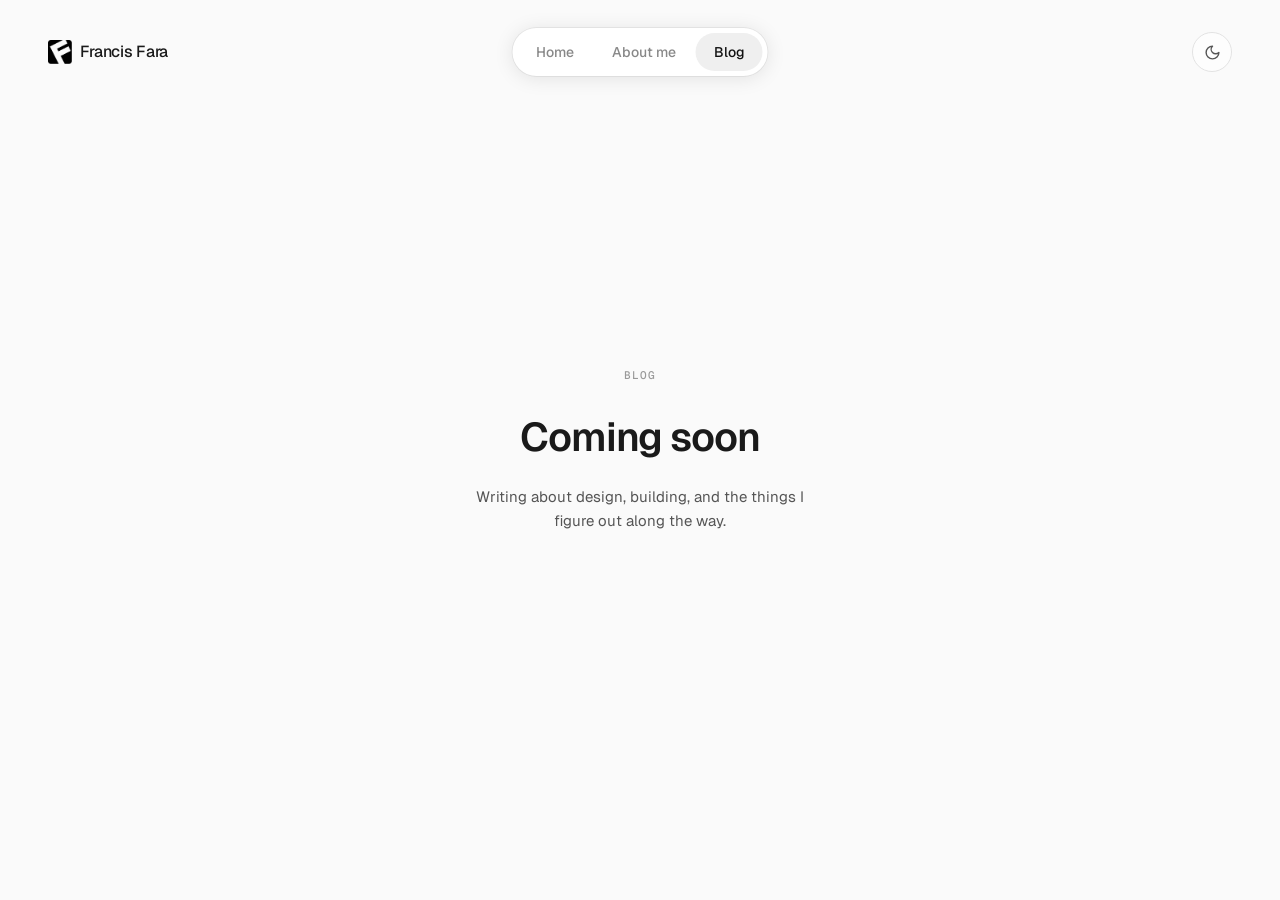
<file: blog.html>
<!DOCTYPE html>
<html lang="en">
<head>
  <meta charset="UTF-8" />
  <link rel="icon" type="image/png" href="me/logo.png" />
  <meta name="viewport" content="width=device-width, initial-scale=1.0" />
  <title>Blog — Francis Fara</title>
  <script src="theme.js"></script>
  <script async src="https://www.googletagmanager.com/gtag/js?id=G-SGVHLEDZZE"></script>
  <script>window.dataLayer=window.dataLayer||[];function gtag(){dataLayer.push(arguments);}gtag('js',new Date());gtag('config','G-SGVHLEDZZE');</script>
  <link rel="preconnect" href="https://fonts.googleapis.com" />
  <link rel="preconnect" href="https://fonts.gstatic.com" crossorigin />
  <link href="https://fonts.googleapis.com/css2?family=Geist:wght@300;400;500;600;700&family=Geist+Mono:wght@400;500&display=swap" rel="stylesheet" />
  <style>
    *, *::before, *::after { box-sizing: border-box; margin: 0; padding: 0; }

    :root {
      --bg:        #fafafa;
      --card:      #ffffff;
      --border:    #e2e2e2;
      --text:      #1a1a1a;
      --text-sec:  #555555;
      --text-muted:#999999;
    }

    html { scroll-behavior: smooth; }

    body {
      background: var(--bg);
      color: var(--text);
      font-family: 'Geist', -apple-system, BlinkMacSystemFont, sans-serif;
      font-size: 15px;
      line-height: 1.6;
      -webkit-font-smoothing: antialiased;
      padding-top: 80px;
      min-height: 100vh;
      display: flex;
      flex-direction: column;
    }

    /* NAV */
    nav {
      display: flex;
      align-items: center;
      justify-content: space-between;
      padding: 32px 48px 20px;
      position: fixed;
      top: 0;
      left: 0;
      right: 0;
      z-index: 100;
      background: transparent;
      pointer-events: none;
    }

    nav > * { pointer-events: auto; }

    .nav-brand {
      text-decoration: none;
      flex-shrink: 0;
      display: flex;
      align-items: center;
      gap: 8px;
      font-size: 16px;
      font-weight: 500;
      color: var(--text);
      letter-spacing: -0.3px;
    }

    .nav-brand img {
      height: 24px;
      width: auto;
      display: block;
    }

    .nav-links {
      list-style: none;
      flex-shrink: 0;
      position: absolute;
      left: 50%;
      transform: translateX(-50%);
      display: flex;
      gap: 2px;
      background: #ffffff;
      border-radius: 999px;
      padding: 5px;
      box-shadow: 0 2px 20px rgba(0,0,0,0.10), 0 0 0 1px rgba(0,0,0,0.06);
    }

    .nav-links a {
      text-decoration: none;
      font-size: 14px;
      font-weight: 500;
      color: #888;
      border-radius: 999px;
      padding: 8px 18px;
      transition: color 0.15s, background 0.15s;
      display: block;
      white-space: nowrap;
    }

    .nav-links a.active {
      background: #efefef;
      color: #111;
    }

    .nav-links a:hover { color: #111; }

    /* COMING SOON */
    .coming-soon {
      flex: 1;
      display: flex;
      flex-direction: column;
      align-items: center;
      justify-content: center;
      text-align: center;
      padding: 0 24px 80px;
    }

    .coming-soon-label {
      font-family: 'Geist Mono', monospace;
      font-size: 11px;
      font-weight: 500;
      letter-spacing: 1.2px;
      text-transform: uppercase;
      color: var(--text-muted);
      margin-bottom: 20px;
    }

    .coming-soon-heading {
      font-size: 40px;
      font-weight: 600;
      letter-spacing: -1px;
      color: var(--text);
      margin-bottom: 16px;
    }

    .coming-soon-sub {
      font-size: 15px;
      color: var(--text-sec);
      max-width: 340px;
      line-height: 1.6;
    }

    @media (max-width: 768px) {
      body { padding-top: 0; padding-bottom: 90px; }
      nav { top: auto; bottom: 0; padding: 0 0 28px; justify-content: center; }
      .nav-brand { display: none; }
      .nav-links { position: relative; left: auto; transform: none; }
      .coming-soon-heading { font-size: 30px; }
    }

    @media (max-width: 480px) {
      .nav-brand-text { display: none; }
      .coming-soon-heading { font-size: 26px; }
    }
  </style>
  <link rel="stylesheet" href="theme.css" />
  <script src="posthog.js"></script>
  <script>
    posthog.init('phc_viVKBQneVFAckTTDWg3SQBKJx4jW6d2sC4XVUhUvrPCt', { api_host: 'https://us.i.posthog.com', defaults: '2026-01-30' });
  </script>
</head>
<body>

  <nav>
    <a href="index.html" class="nav-brand"><img src="me/fara.webp" alt="Francis Fara" /><span class="nav-brand-text">Francis Fara</span></a>
    <button class="theme-toggle" data-theme-toggle onclick="toggleTheme()" aria-label="Toggle dark mode" title="Toggle dark mode">
      <svg data-theme-icon xmlns="http://www.w3.org/2000/svg" viewBox="0 0 24 24" fill="none" stroke="currentColor" stroke-width="2" stroke-linecap="round" stroke-linejoin="round"><path d="M12 3a6 6 0 0 0 9 9 9 9 0 1 1-9-9Z"/></svg>
    </button>
    <button class="mobile-theme-toggle" data-theme-toggle onclick="toggleTheme()" aria-label="Toggle dark mode" title="Toggle dark mode">
      <svg data-theme-icon xmlns="http://www.w3.org/2000/svg" viewBox="0 0 24 24" fill="none" stroke="currentColor" stroke-width="2" stroke-linecap="round" stroke-linejoin="round"><path d="M12 3a6 6 0 0 0 9 9 9 9 0 1 1-9-9Z"/></svg>
    </button>
    <ul class="nav-links">
      <li><a href="index.html">Home</a></li>
      <li><a href="about-me.html">About me</a></li>
      <li><a href="blog.html" class="active">Blog</a></li>
    </ul>
  </nav>

  <div class="coming-soon">
    <span class="coming-soon-label">Blog</span>
    <h1 class="coming-soon-heading">Coming soon</h1>
    <p class="coming-soon-sub">Writing about design, building, and the things I figure out along the way.</p>
  </div>

</body>
</html>
</file>
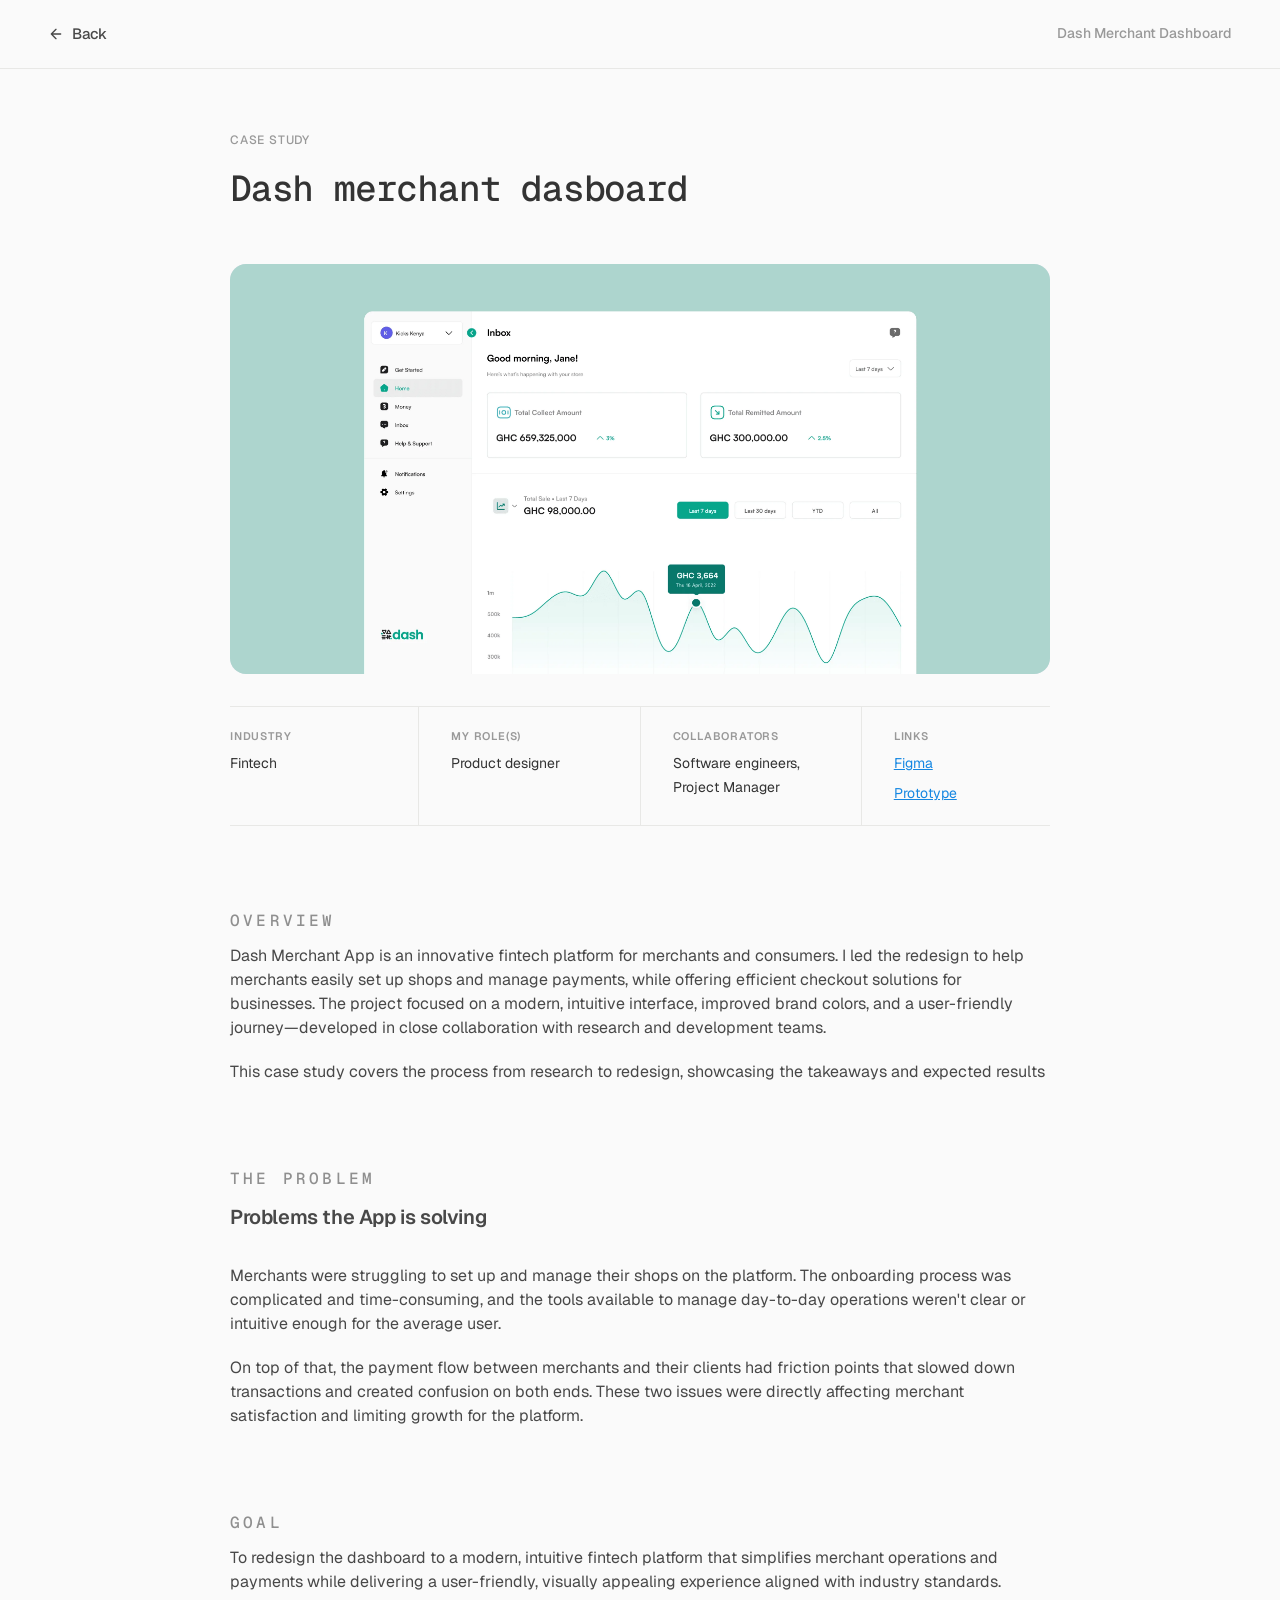
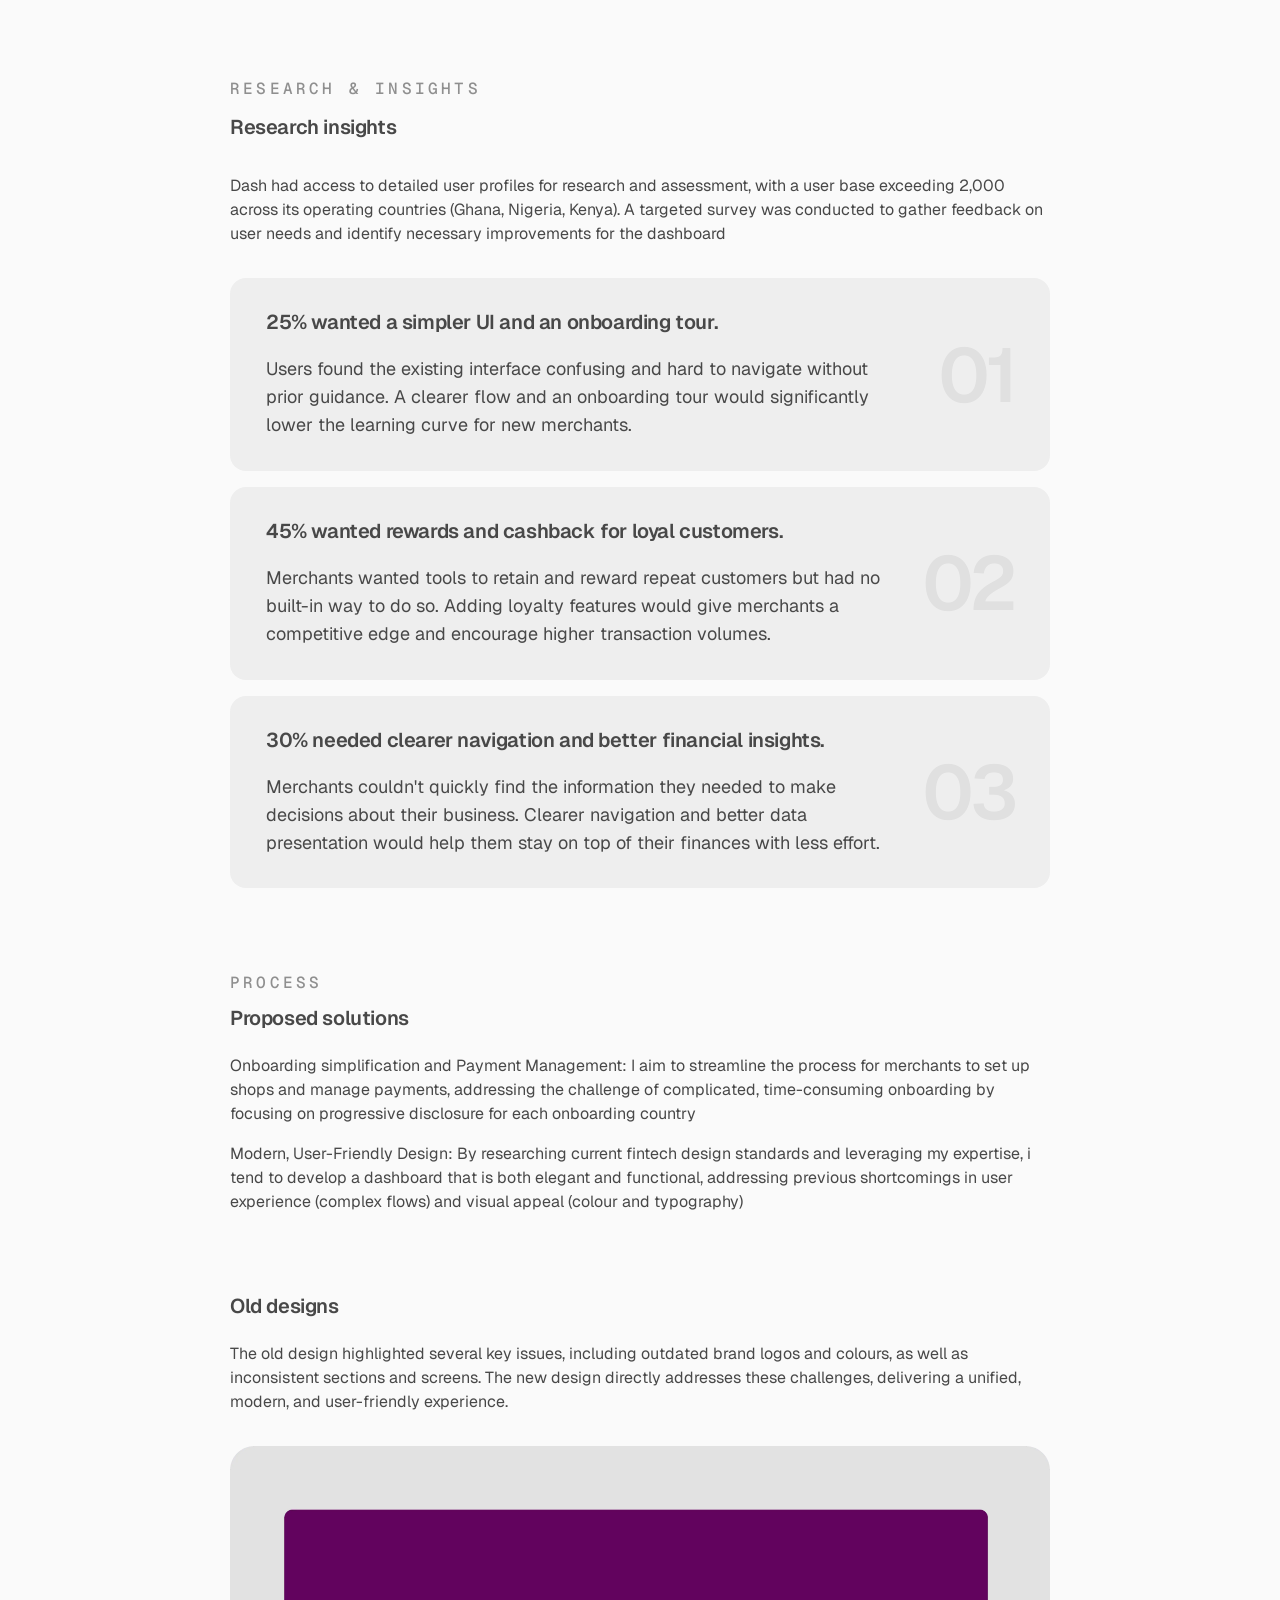
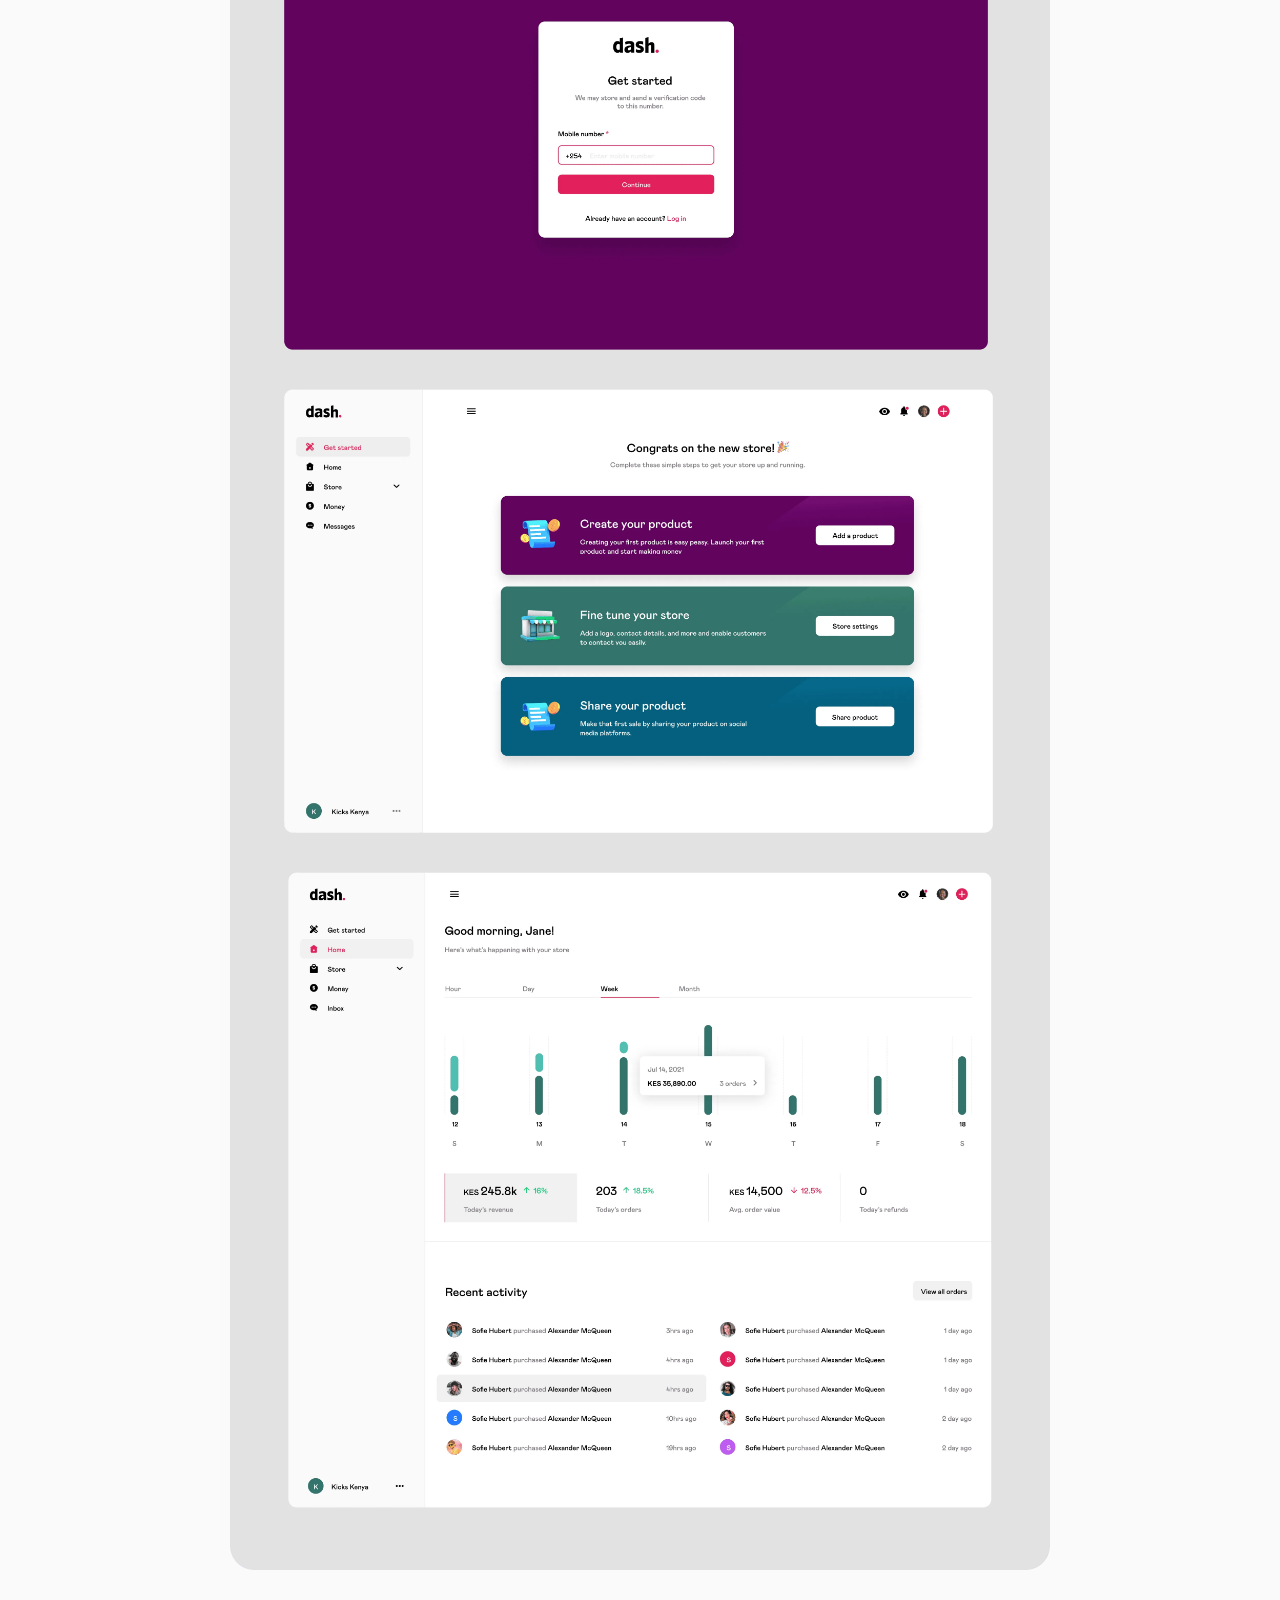
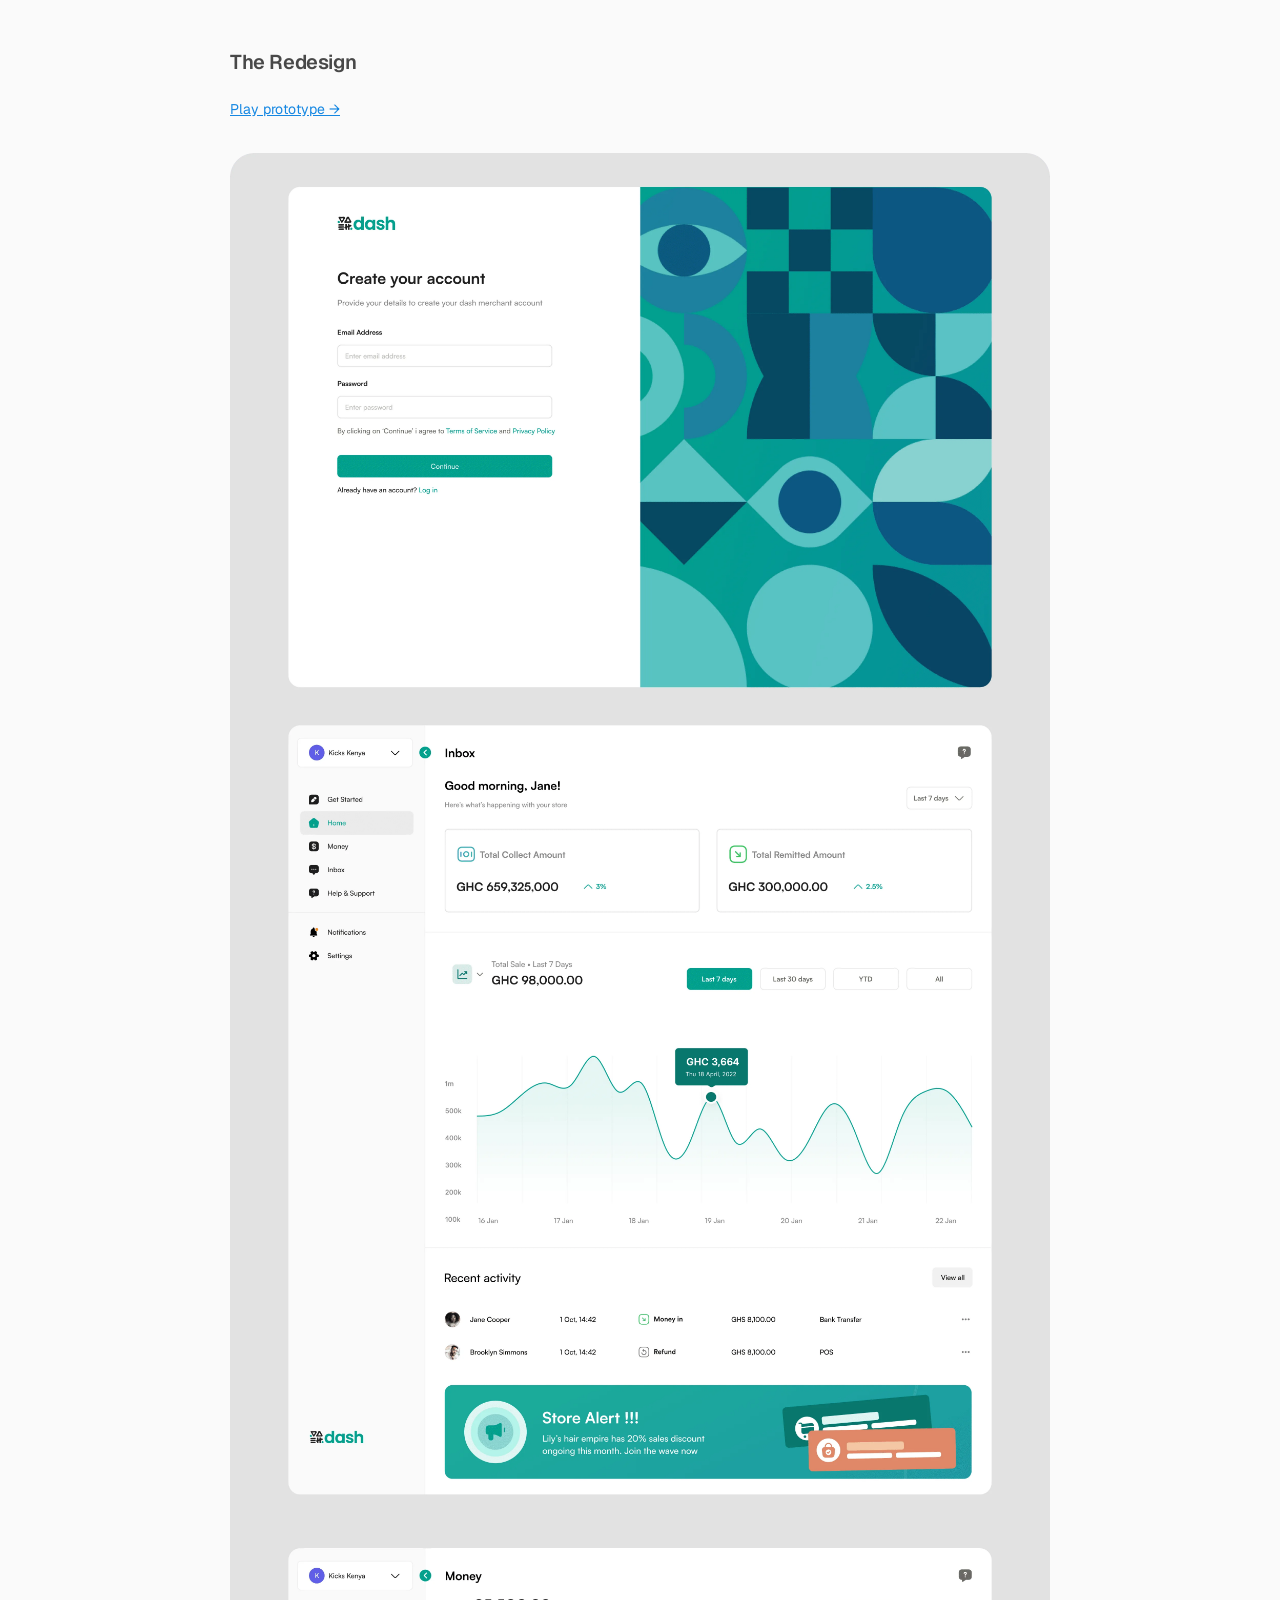
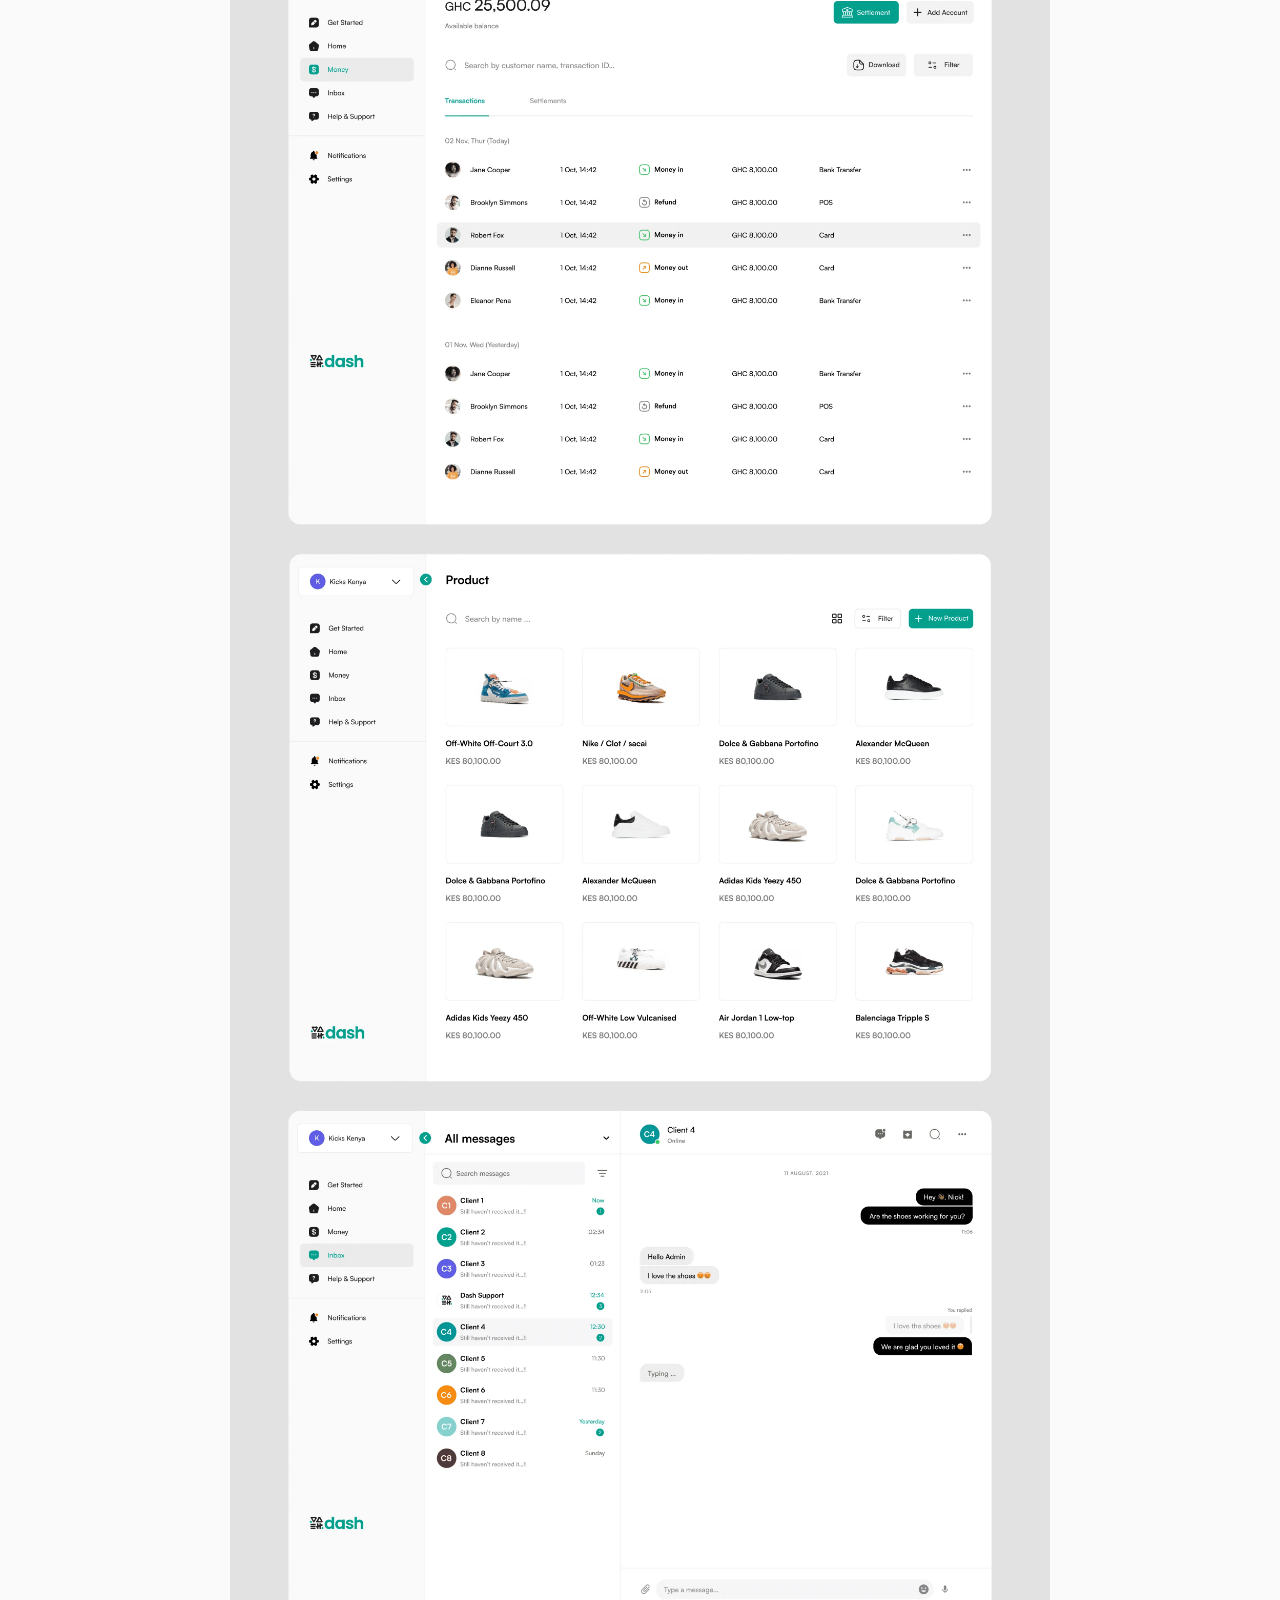
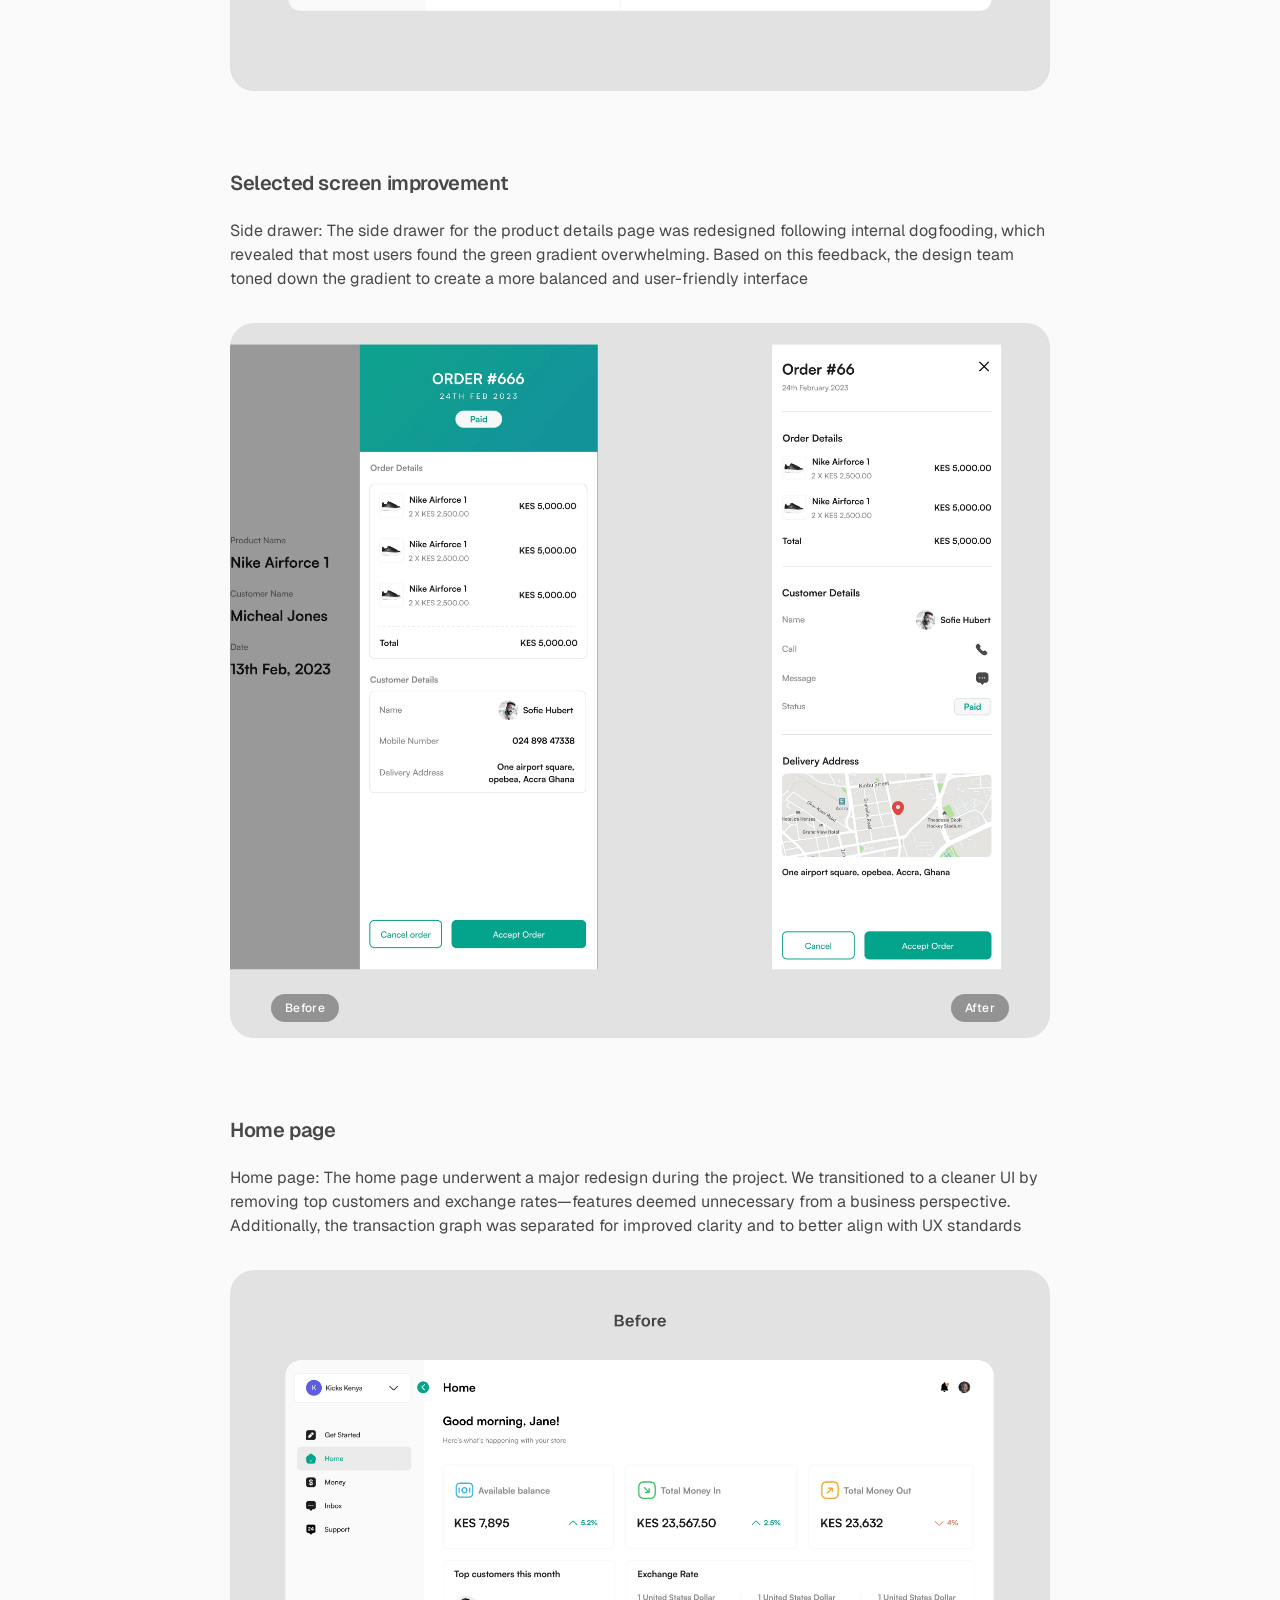
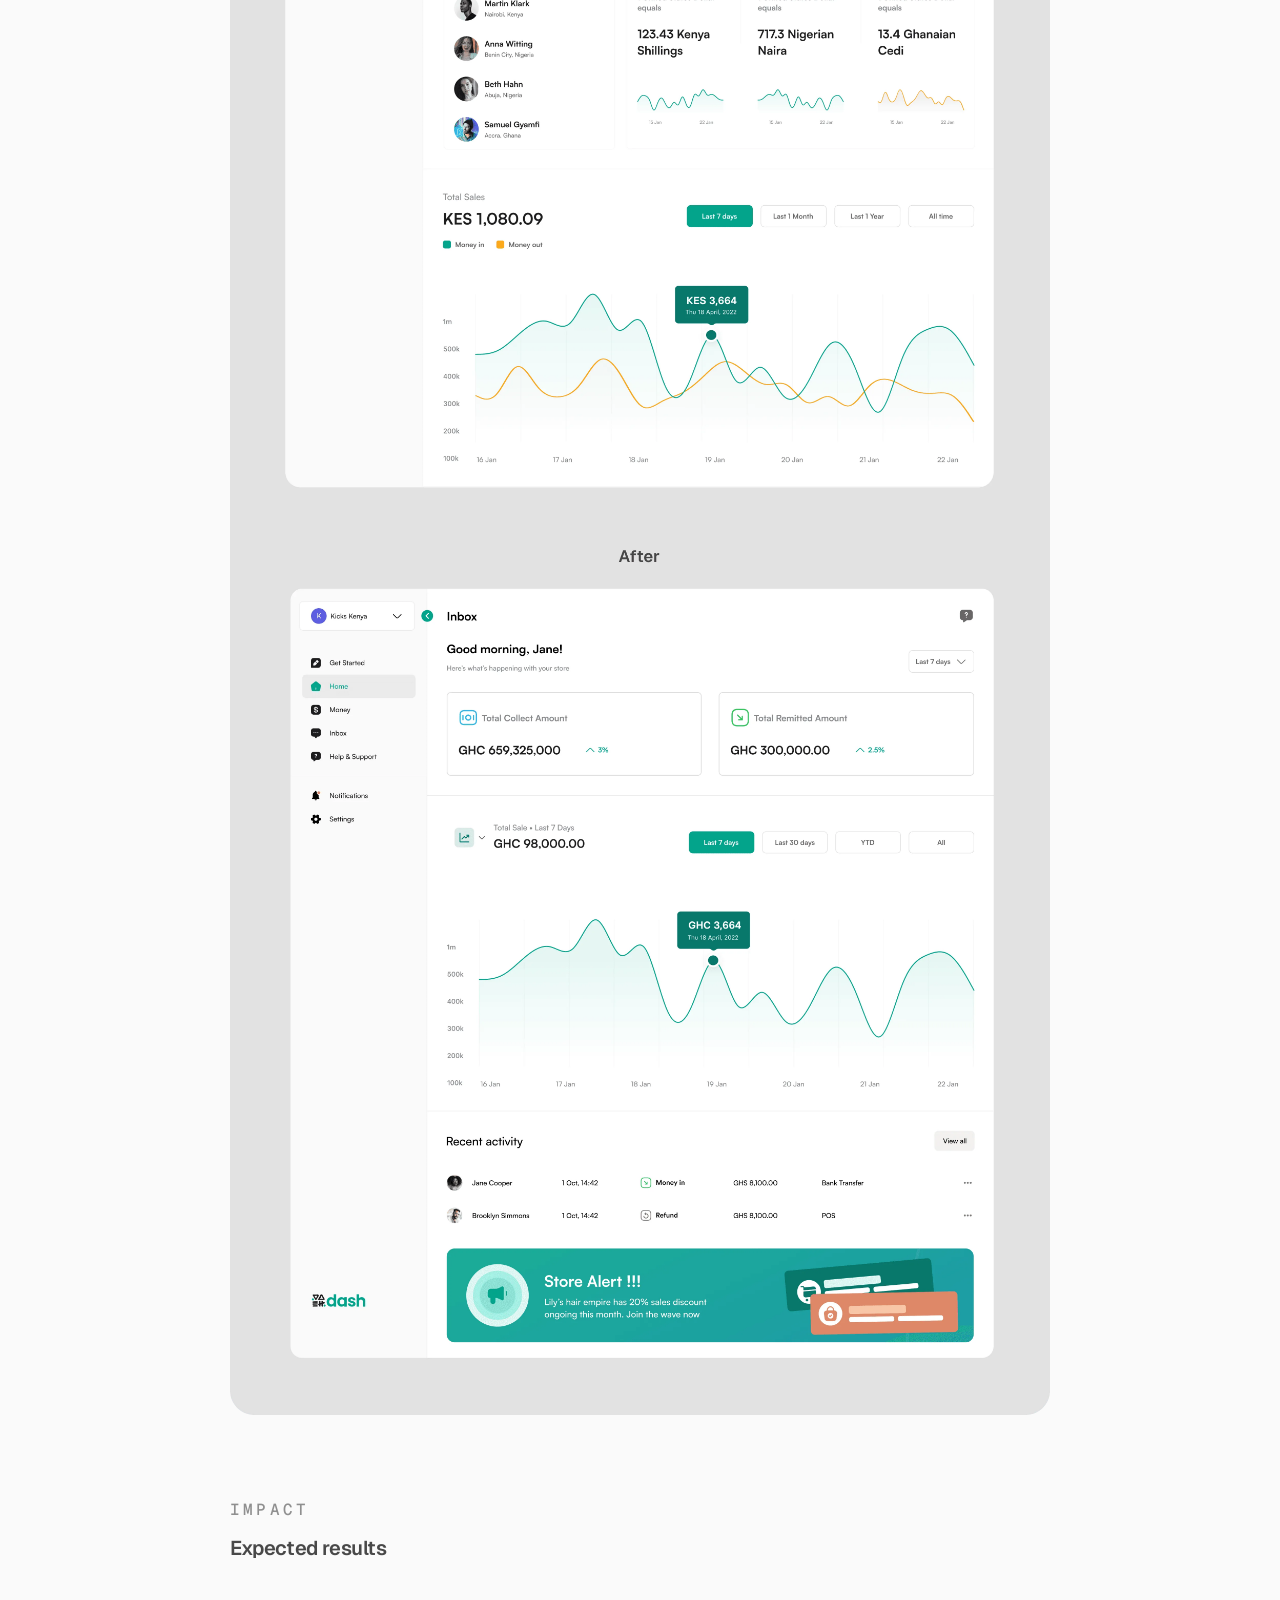
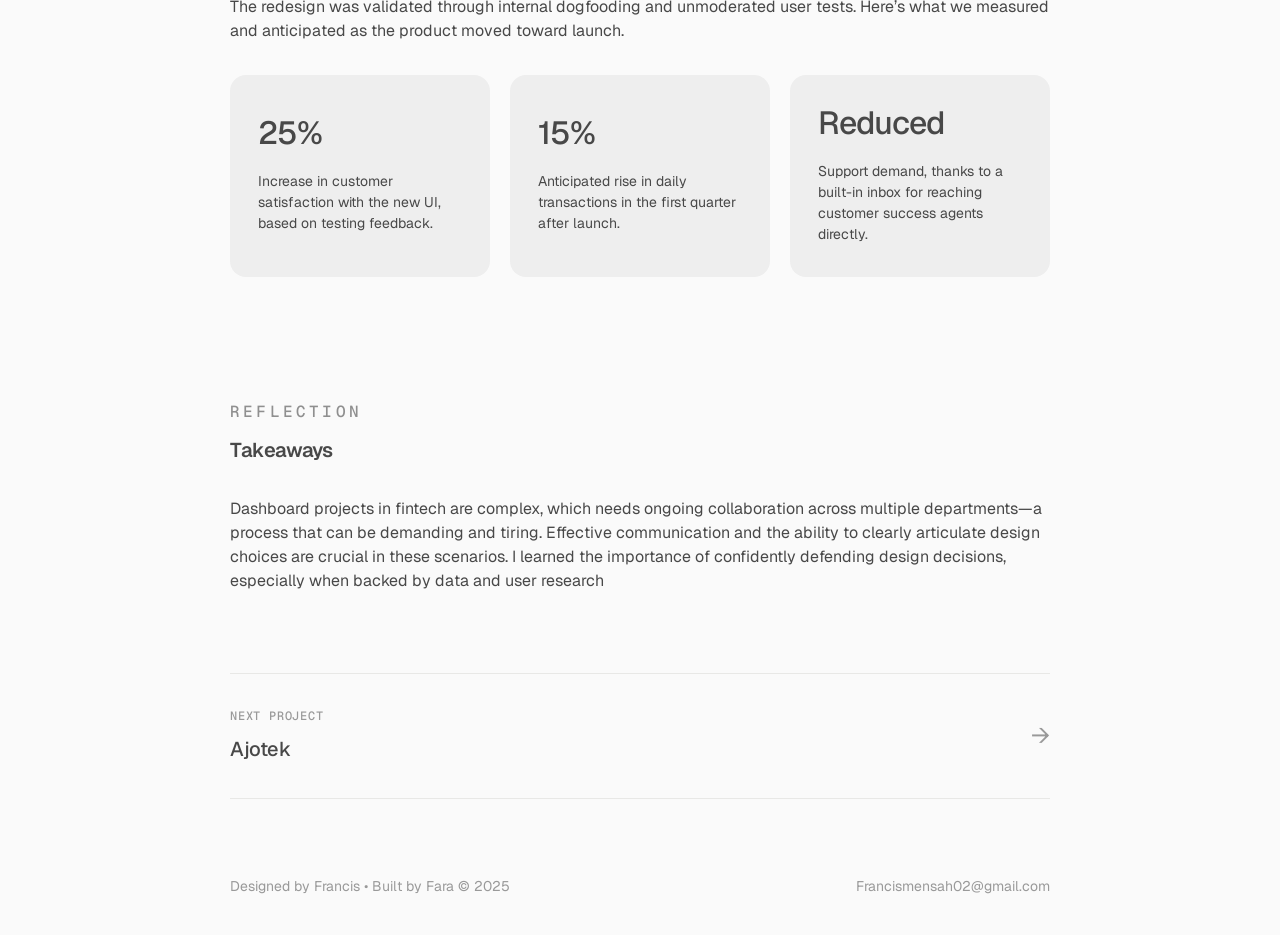
<file: dash-merchant.html>
<!DOCTYPE html>
<html lang="en">
<head>
  <meta charset="UTF-8" />
  <link rel="icon" type="image/png" href="me/logo.png" />
  <meta name="viewport" content="width=device-width, initial-scale=1.0" />
  <title>Dash Merchant Dashboard — Francis Mensah</title>
  <script src="theme.js"></script>
  <link rel="preconnect" href="https://fonts.googleapis.com" />
  <link rel="preconnect" href="https://fonts.gstatic.com" crossorigin />
  <link href="https://fonts.googleapis.com/css2?family=Geist:wght@300;400;500;600;700;800&amp;family=Geist+Mono:wght@400;500;600;700&amp;display=swap" rel="stylesheet" />
  <style>
    *, *::before, *::after { box-sizing: border-box; margin: 0; padding: 0; }

    :root {
      --bg: #fafafa;
      --card: #eeeeee;
      --border: #e8e8e6;
      --text-primary: #333333;
      --text-framer: #484848;
      --text-secondary: #6b6b6b;
      --text-muted: #999999;
    }

    html {
      width: 100%;
      max-width: 100%;
      overflow-x: clip;
      scroll-behavior: smooth;
    }

    body {
      width: 100%;
      max-width: 100%;
      overflow-x: clip;
      background: var(--bg);
      color: var(--text-primary);
      font-family: "Geist", -apple-system, BlinkMacSystemFont, sans-serif;
      font-size: 16px;
      line-height: 1.7;
      -webkit-font-smoothing: antialiased;
    }

    img { max-width: 100%; }
    main, section { max-width: 100%; overflow-x: clip; }

    nav {
      position: sticky;
      top: 0;
      z-index: 100;
      display: flex;
      align-items: center;
      justify-content: space-between;
      padding: 22px 48px;
      border-bottom: 1px solid var(--border);
      background: rgba(250, 250, 250, 0.88);
      backdrop-filter: blur(12px);
      -webkit-backdrop-filter: blur(12px);
    }

    .nav-back {
      display: inline-flex;
      align-items: center;
      gap: 8px;
      color: var(--text-framer);
      font-size: 15px;
      font-weight: 500;
      line-height: 24px;
      text-decoration: none;
      transition: opacity 0.15s ease;
    }

    .nav-back:hover { opacity: 0.72; }
    .nav-back svg { width: 16px; height: 16px; }

    .nav-title {
      color: var(--text-muted);
      font-size: 14px;
      font-weight: 500;
    }

    .container {
      width: 100%;
      max-width: 900px;
      margin: 0 auto;
      padding: 0 40px;
    }

    section { padding: 40px 0; }
    .hero { padding: 56px 0 40px; }

    .hero-tag {
      display: inline-block;
      margin-bottom: 20px;
      color: var(--text-muted);
      font-size: 12px;
      font-weight: 500;
      letter-spacing: 0.8px;
      text-transform: uppercase;
    }

    .hero-title {
      margin-bottom: 40px;
      color: var(--text-primary);
      font-family: "Geist Mono", "Geist", monospace;
      font-size: clamp(28px, 4vw, 36px);
      font-weight: 500;
      letter-spacing: -1.2px;
      line-height: 1.05;
    }

    .hero-image {
      width: 100%;
      aspect-ratio: 16 / 8;
      margin-top: 56px;
      overflow: hidden;
      border-radius: 16px;
      background: #e8e6f4;
    }

    .hero-image img,
    .case-image img,
    .process-layer-image {
      display: block;
      width: 100%;
      height: 100%;
      object-fit: cover;
      object-position: center;
    }

    .meta-row {
      display: flex;
      flex-wrap: wrap;
      border-top: 1px solid var(--border);
      border-bottom: 1px solid var(--border);
      margin-top: 32px;
    }

    .meta-item {
      flex: 1;
      min-width: 140px;
      padding: 20px 32px 20px 0;
      border-right: 1px solid var(--border);
    }

    .meta-item:not(:first-child) { padding-left: 32px; }
    .meta-item:last-child { border-right: 0; padding-right: 0; }

    .meta-label {
      margin-bottom: 6px;
      color: var(--text-muted);
      font-size: 11px;
      font-weight: 600;
      letter-spacing: 0.8px;
      text-transform: uppercase;
    }

    .meta-value {
      color: var(--text-primary);
      font-size: 14px;
      font-weight: 400;
    }

    .meta-links {
      display: flex;
      flex-direction: column;
      gap: 6px;
    }

    .meta-link {
      width: fit-content;
      color: #1587e2;
      font-size: 14px;
      text-decoration: underline;
      transition: opacity 0.15s ease;
    }

    .meta-link:hover { opacity: 0.72; }

    .section-label {
      margin-bottom: 8px;
      color: rgba(72, 72, 72, 0.6);
      font-family: "Geist Mono", "Geist", monospace;
      font-size: 16px;
      font-weight: 500;
      letter-spacing: 0.2em;
      line-height: 30px;
      text-transform: uppercase;
    }

    .section-sublabel {
      margin-bottom: 32px;
      color: var(--text-framer);
      font-size: 20px;
      font-weight: 600;
      letter-spacing: -0.4px;
      line-height: 30px;
    }

    .body-text,
    .reflection-block,
    .ai-list {
      display: flex;
      flex-direction: column;
      gap: 20px;
      min-width: 0;
      max-width: 100%;
    }

    .body-text p,
    .reflection-block p,
    .ai-list li {
      color: var(--text-framer);
      font-size: 16px;
      line-height: 24px;
      overflow-wrap: anywhere;
      word-break: break-word;
    }

    .body-text strong { color: var(--text-framer); font-weight: 500; }

    .research-list {
      display: flex;
      flex-direction: column;
      gap: 16px;
      margin-top: 32px;
    }

    .research-item {
      display: grid;
      grid-template-columns: minmax(0, 1fr) auto;
      align-items: center;
      gap: 40px;
      min-height: 168px;
      padding: 32px 36px;
      border-radius: 16px;
      background: var(--card);
    }

    .research-item-body {
      display: flex;
      flex-direction: column;
      gap: 20px;
      max-width: 680px;
    }

    .research-item-title {
      color: var(--text-framer);
      font-size: 20px;
      font-weight: 600;
      letter-spacing: -0.4px;
      line-height: 1.25;
    }

    .research-item-text {
      color: var(--text-framer);
      font-size: 18px;
      line-height: 1.55;
    }

    .research-item-num {
      color: rgba(0, 0, 0, 0.06);
      font-size: clamp(64px, 9vw, 76px);
      font-weight: 600;
      letter-spacing: -4px;
      line-height: 0.9;
    }

    .process-list {
      display: flex;
      flex-direction: column;
      gap: 80px;
    }

    .process-layer {
      display: flex;
      flex-direction: column;
      gap: 24px;
    }

    .process-layer-title {
      color: var(--text-framer);
      font-size: 20px;
      font-weight: 600;
      letter-spacing: -0.4px;
      line-height: 24px;
    }

    .process-layer-content {
      display: flex;
      flex-direction: column;
      gap: 16px;
      min-width: 0;
      max-width: 100%;
    }

    .process-layer-text {
      color: var(--text-framer);
      font-size: 16px;
      line-height: 24px;
      overflow-wrap: anywhere;
      word-break: break-word;
    }

    .process-layer-image {
      height: auto;
      margin-top: 16px;
      border-radius: 24px;
      background: var(--card);
    }

    .impact-copy {
      margin-bottom: 32px;
      color: var(--text-framer);
      font-size: 16px;
      line-height: 24px;
    }

    .impact-grid {
      display: grid;
      grid-template-columns: repeat(3, 1fr);
      gap: 20px;
      margin-bottom: 40px;
    }

    .impact-item {
      display: flex;
      min-height: 170px;
      flex-direction: column;
      justify-content: center;
      gap: 22px;
      padding: 32px 28px;
      border-radius: 16px;
      background: var(--card);
    }

    .impact-number {
      color: var(--text-framer);
      font-size: 32px;
      font-weight: 500;
      letter-spacing: -0.8px;
      line-height: 1;
    }

    .impact-label {
      color: var(--text-framer);
      font-size: 14px;
      line-height: 1.5;
    }

    .reflection-title {
      margin-top: 28px;
      color: var(--text-framer);
      font-size: 20px;
      font-weight: 600;
      line-height: 30px;
    }

    .ai-list {
      padding-left: 20px;
      gap: 8px;
    }

    .next-project {
      display: flex;
      align-items: center;
      justify-content: space-between;
      padding: 32px 0;
      border-top: 1px solid var(--border);
      border-bottom: 1px solid var(--border);
      color: inherit;
      text-decoration: none;
      transition: opacity 0.15s ease;
    }

    .next-project:hover { opacity: 0.72; }

    .next-label {
      margin-bottom: 6px;
      color: var(--text-muted);
      font-family: "Geist Mono", "Geist", monospace;
      font-size: 12px;
      font-weight: 500;
      letter-spacing: 0.8px;
      text-transform: uppercase;
    }

    .next-title {
      color: var(--text-framer);
      font-size: 20px;
      font-weight: 500;
      letter-spacing: -0.4px;
    }

    .next-arrow {
      color: var(--text-muted);
      font-size: 24px;
    }

    footer { padding: 36px 0; }

    .footer-inner {
      display: flex;
      align-items: center;
      justify-content: space-between;
      gap: 12px;
      flex-wrap: wrap;
    }

    .footer-credit,
    .footer-email {
      color: var(--text-muted);
      font-size: 14px;
      text-decoration: none;
    }

    .footer-email:hover { color: var(--text-secondary); }

    @media (max-width: 680px) {
      nav { padding: 18px 20px; }
      .nav-title { display: none; }
      .container {
        width: min(calc(100% - 40px), 350px);
        max-width: 350px;
        margin-left: 20px;
        margin-right: 20px;
        padding: 0;
      }
      .hero { padding: 48px 0 40px; }
      section { padding: 32px 0; }
      .hero-image { margin-top: 40px; }
      .hero-title,
      .section-label,
      .section-sublabel,
      .body-text,
      .reflection-block,
      .process-layer-content,
      .hero-image,
      .meta-row,
      .research-item,
      .process-layer-image,
      .impact-grid,
      .next-project {
        max-width: 100%;
      }
      .meta-row { flex-direction: column; }
      .meta-item {
        border-right: 0;
        border-bottom: 1px solid var(--border);
        padding: 16px 0;
      }
      .meta-item:not(:first-child) { padding-left: 0; }
      .meta-item:last-child { border-bottom: 0; }
      .research-item {
        grid-template-columns: 1fr;
        gap: 24px;
        padding: 28px 24px;
      }
      .research-item-num {
        order: 2;
        font-size: 56px;
        justify-self: start;
      }
      .research-item-text { font-size: 16px; }
      .process-list { gap: 56px; }
      .process-layer-image { border-radius: 18px; }
      .impact-grid { grid-template-columns: repeat(2, 1fr); }
      .footer-inner {
        flex-direction: column;
        align-items: flex-start;
      }
    }

    @media (max-width: 520px) {
      .impact-grid { grid-template-columns: 1fr; }
    }
  </style>
  <link rel="stylesheet" href="theme.css" />
  <script src="posthog.js"></script>
  <script>
    posthog.init('phc_viVKBQneVFAckTTDWg3SQBKJx4jW6d2sC4XVUhUvrPCt', { api_host: 'https://us.i.posthog.com', defaults: '2026-01-30' });
  </script>
</head>
<body>
  <nav>
    <a href="index.html" class="nav-back">
      <svg viewBox="0 0 24 24" fill="none" stroke="currentColor" stroke-width="2" stroke-linecap="round" stroke-linejoin="round" aria-hidden="true">
        <path d="M19 12H5M12 5l-7 7 7 7" />
      </svg>
      Back
    </a>
    <span class="nav-title">Dash Merchant Dashboard</span>
  </nav>

  <main>
    <section class="hero">
      <div class="container">
        <span class="hero-tag">Case Study</span>
        <h1 class="hero-title">Dash merchant dasboard</h1>

        <div class="hero-image">
          <img src="images/dash-merchant-hero.webp" alt="Dash merchant dasboard"  loading="lazy"/>
        </div>

        <div class="meta-row">
          <div class="meta-item">
            <p class="meta-label">Industry</p>
            <p class="meta-value">Fintech</p>
          </div>
          <div class="meta-item">
            <p class="meta-label">My role(s)</p>
            <p class="meta-value">Product designer</p>
          </div>
          <div class="meta-item">
            <p class="meta-label">Collaborators</p>
            <p class="meta-value">Software engineers, Project Manager</p>
          </div>
          <div class="meta-item">
            <p class="meta-label">Links</p>
            <div class="meta-links">
              <a href="https://www.figma.com/design/FrImj1EauHMSTfFXmemVlx/Dash-Merchant-Tool-Updated?node-id=119-11096&amp;t=iLe4N61xKuYrPfdn-1" target="_blank" rel="noopener" class="meta-link">Figma</a>
              <a href="https://www.figma.com/proto/FrImj1EauHMSTfFXmemVlx/Dash-Merchant-Tool-Updated?page-id=0%3A1&amp;node-id=5110-45654&amp;viewport=-8947%2C12097%2C1.02&amp;t=eVeed01qOBXpGeRm-1&amp;scaling=contain&amp;content-scaling=fixed&amp;starting-point-node-id=5110%3A45654" target="_blank" rel="noopener" class="meta-link">Prototype</a>
            </div>
          </div>
        </div>
      </div>
    </section>

    <section>
      <div class="container">
        <p class="section-label">Overview</p>
        <div class="body-text">
          <p>Dash Merchant App is an innovative fintech platform for merchants and consumers. I led the redesign to help merchants easily set up shops and manage payments, while offering efficient checkout solutions for businesses. The project focused on a modern, intuitive interface, improved brand colors, and a user-friendly journey—developed in close collaboration with research and development teams.</p>
          <p>This case study covers the process from research to redesign, showcasing the takeaways and expected results</p>
        </div>
      </div>
    </section>

    <section>
      <div class="container">
        <p class="section-label">The Problem</p>
        <p class="section-sublabel">Problems the App is solving</p>
        <div class="body-text">
          <p>Merchants were struggling to set up and manage their shops on the platform. The onboarding process was complicated and time-consuming, and the tools available to manage day-to-day operations weren't clear or intuitive enough for the average user.</p>
          <p>On top of that, the payment flow between merchants and their clients had friction points that slowed down transactions and created confusion on both ends. These two issues were directly affecting merchant satisfaction and limiting growth for the platform.</p>
        </div>
      </div>
    </section>

    <section>
      <div class="container">
        <p class="section-label">Goal</p>
        <div class="body-text">
          <p>To redesign the dashboard to a modern, intuitive fintech platform that simplifies merchant operations and payments while delivering a user-friendly, visually appealing experience aligned with industry standards.</p>
        </div>
      </div>
    </section>

    <section>
      <div class="container">
        <p class="section-label">Research &amp; Insights</p>
        <p class="section-sublabel">Research insights</p>
        <div class="body-text">
          <p>Dash had access to detailed user profiles for research and assessment, with a user base exceeding 2,000 across its operating countries (Ghana, Nigeria, Kenya). A targeted survey was conducted to gather feedback on user needs and identify necessary improvements for the dashboard</p>
        </div>

        <div class="research-list">
          <div class="research-item">
            <div class="research-item-body">
              <p class="research-item-title">25% wanted a simpler UI and an onboarding tour.</p>
              <p class="research-item-text">Users found the existing interface confusing and hard to navigate without prior guidance. A clearer flow and an onboarding tour would significantly lower the learning curve for new merchants.</p>
            </div>
            <span class="research-item-num">01</span>
          </div>
          <div class="research-item">
            <div class="research-item-body">
              <p class="research-item-title">45% wanted rewards and cashback for loyal customers.</p>
              <p class="research-item-text">Merchants wanted tools to retain and reward repeat customers but had no built-in way to do so. Adding loyalty features would give merchants a competitive edge and encourage higher transaction volumes.</p>
            </div>
            <span class="research-item-num">02</span>
          </div>
          <div class="research-item">
            <div class="research-item-body">
              <p class="research-item-title">30% needed clearer navigation and better financial insights.</p>
              <p class="research-item-text">Merchants couldn't quickly find the information they needed to make decisions about their business. Clearer navigation and better data presentation would help them stay on top of their finances with less effort.</p>
            </div>
            <span class="research-item-num">03</span>
          </div>
        </div>
      </div>
    </section>

    <section id="process">
      <div class="container">
        <p class="section-label">Process</p>
        <div class="process-list">
          <div class="process-layer">
            <h3 class="process-layer-title">Proposed solutions</h3>
            <div class="process-layer-content">
              <p class="process-layer-text">Onboarding simplification and Payment Management: I aim to streamline the process for merchants to set up shops and manage payments, addressing the challenge of complicated, time-consuming onboarding by focusing on progressive disclosure for each onboarding country</p>
              <p class="process-layer-text">Modern, User-Friendly Design: By researching current fintech design standards and leveraging my expertise, i tend to develop a dashboard that is both elegant and functional, addressing previous shortcomings in user experience (complex flows) and visual appeal (colour and typography)</p>
            </div>
          </div>

          <div class="process-layer">
            <h3 class="process-layer-title">Old designs</h3>
            <div class="process-layer-content">
              <p class="process-layer-text">The old design highlighted several key issues, including outdated brand logos and colours, as well as inconsistent sections and screens. The new design directly addresses these challenges, delivering a unified, modern, and user-friendly experience.</p>
              <img class="process-layer-image" src="images/dash-merchant-old-designs.webp" alt="Old designs" />
            </div>
          </div>

          <div class="process-layer">
            <h3 class="process-layer-title">The Redesign</h3>
            <div class="process-layer-content">
              <a href="https://www.figma.com/proto/FrImj1EauHMSTfFXmemVlx/Dash-Merchant-Tool-Updated?page-id=0:1&node-id=5110-45654&viewport=-2064,3640,0.29&t=4rqshVuOMlcHMy6z-1&scaling=contain&content-scaling=fixed&starting-point-node-id=5110:45654" target="_blank" rel="noopener" class="meta-link">Play prototype →</a>
              <img class="process-layer-image" src="images/dash-merchant-redesign.webp" alt="The Redesign" />
            </div>
          </div>

          <div class="process-layer">
            <h3 class="process-layer-title">Selected screen improvement</h3>
            <div class="process-layer-content">
              <p class="process-layer-text">Side drawer: The side drawer for the product details page was redesigned following internal dogfooding, which revealed that most users found the green gradient overwhelming. Based on this feedback, the design team toned down the gradient to create a more balanced and user-friendly interface</p>
              <div style="position:relative; margin-top:16px; border-radius:24px; overflow:hidden; background:var(--card);">
                <img class="process-layer-image" src="images/dash-merchant-selected-improvement.webp" alt="Selected screen improvement" style="margin-top:0; border-radius:0;" />
                <div style="position:absolute; bottom:16px; left:0; right:0; display:flex; justify-content:space-between; padding:0 5%;">
                  <span style="font-size:12px; font-weight:500; color:#fff; background:rgba(0,0,0,0.35); padding:4px 14px; border-radius:100px; letter-spacing:0.3px; backdrop-filter:blur(4px);">Before</span>
                  <span style="font-size:12px; font-weight:500; color:#fff; background:rgba(0,0,0,0.35); padding:4px 14px; border-radius:100px; letter-spacing:0.3px; backdrop-filter:blur(4px);">After</span>
                </div>
              </div>
            </div>
          </div>

          <div class="process-layer">
            <h3 class="process-layer-title">Home page</h3>
            <div class="process-layer-content">
              <p class="process-layer-text">Home page: The home page underwent a major redesign during the project. We transitioned to a cleaner UI by removing top customers and exchange rates—features deemed unnecessary from a business perspective. Additionally, the transaction graph was separated for improved clarity and to better align with UX standards</p>
              <img class="process-layer-image" src="images/dash-merchant-homepage-improvement.webp" alt="Home page" />
            </div>
          </div>
        </div>
      </div>
    </section>

    <section id="impact">
      <div class="container">
        <p class="section-label">Impact</p>
        <p class="section-sublabel">Expected results</p>
        <p class="impact-copy">The redesign was validated through internal dogfooding and unmoderated user tests. Here’s what we measured and anticipated as the product moved toward launch.</p>
        <div class="impact-grid">
          <div class="impact-item">
            <span class="impact-number">25%</span>
            <span class="impact-label">Increase in customer satisfaction with the new UI, based on testing feedback.</span>
          </div>
          <div class="impact-item">
            <span class="impact-number">15%</span>
            <span class="impact-label">Anticipated rise in daily transactions in the first quarter after launch.</span>
          </div>
          <div class="impact-item">
            <span class="impact-number">Reduced</span>
            <span class="impact-label">Support demand, thanks to a built-in inbox for reaching customer success agents directly.</span>
          </div>
        </div>
      </div>
    </section>

    <section>
      <div class="container">
        <p class="section-label">Reflection</p>
        <p class="section-sublabel">Takeaways</p>
        <div class="reflection-block">
          <p>Dashboard projects in fintech are complex, which needs ongoing collaboration across multiple departments—a process that can be demanding and tiring. Effective communication and the ability to clearly articulate design choices are crucial in these scenarios. I learned the importance of confidently defending design decisions, especially when backed by data and user research</p>
        </div>
      </div>
    </section>

    <section>
      <div class="container">
        <a href="ajotek.html" class="next-project">
          <div>
            <p class="next-label">NEXT PROJECT</p>
            <p class="next-title">Ajotek</p>
          </div>
          <span class="next-arrow">→</span>
        </a>
      </div>
    </section>
  </main>

  <footer>
    <div class="container footer-inner">
      <p class="footer-credit">Designed by Francis • Built by Fara ©️ 2025</p>
      <a href="mailto:Francismensah02@gmail.com" class="footer-email">Francismensah02@gmail.com</a>
    </div>
  </footer>
</body>
</html>
</file>
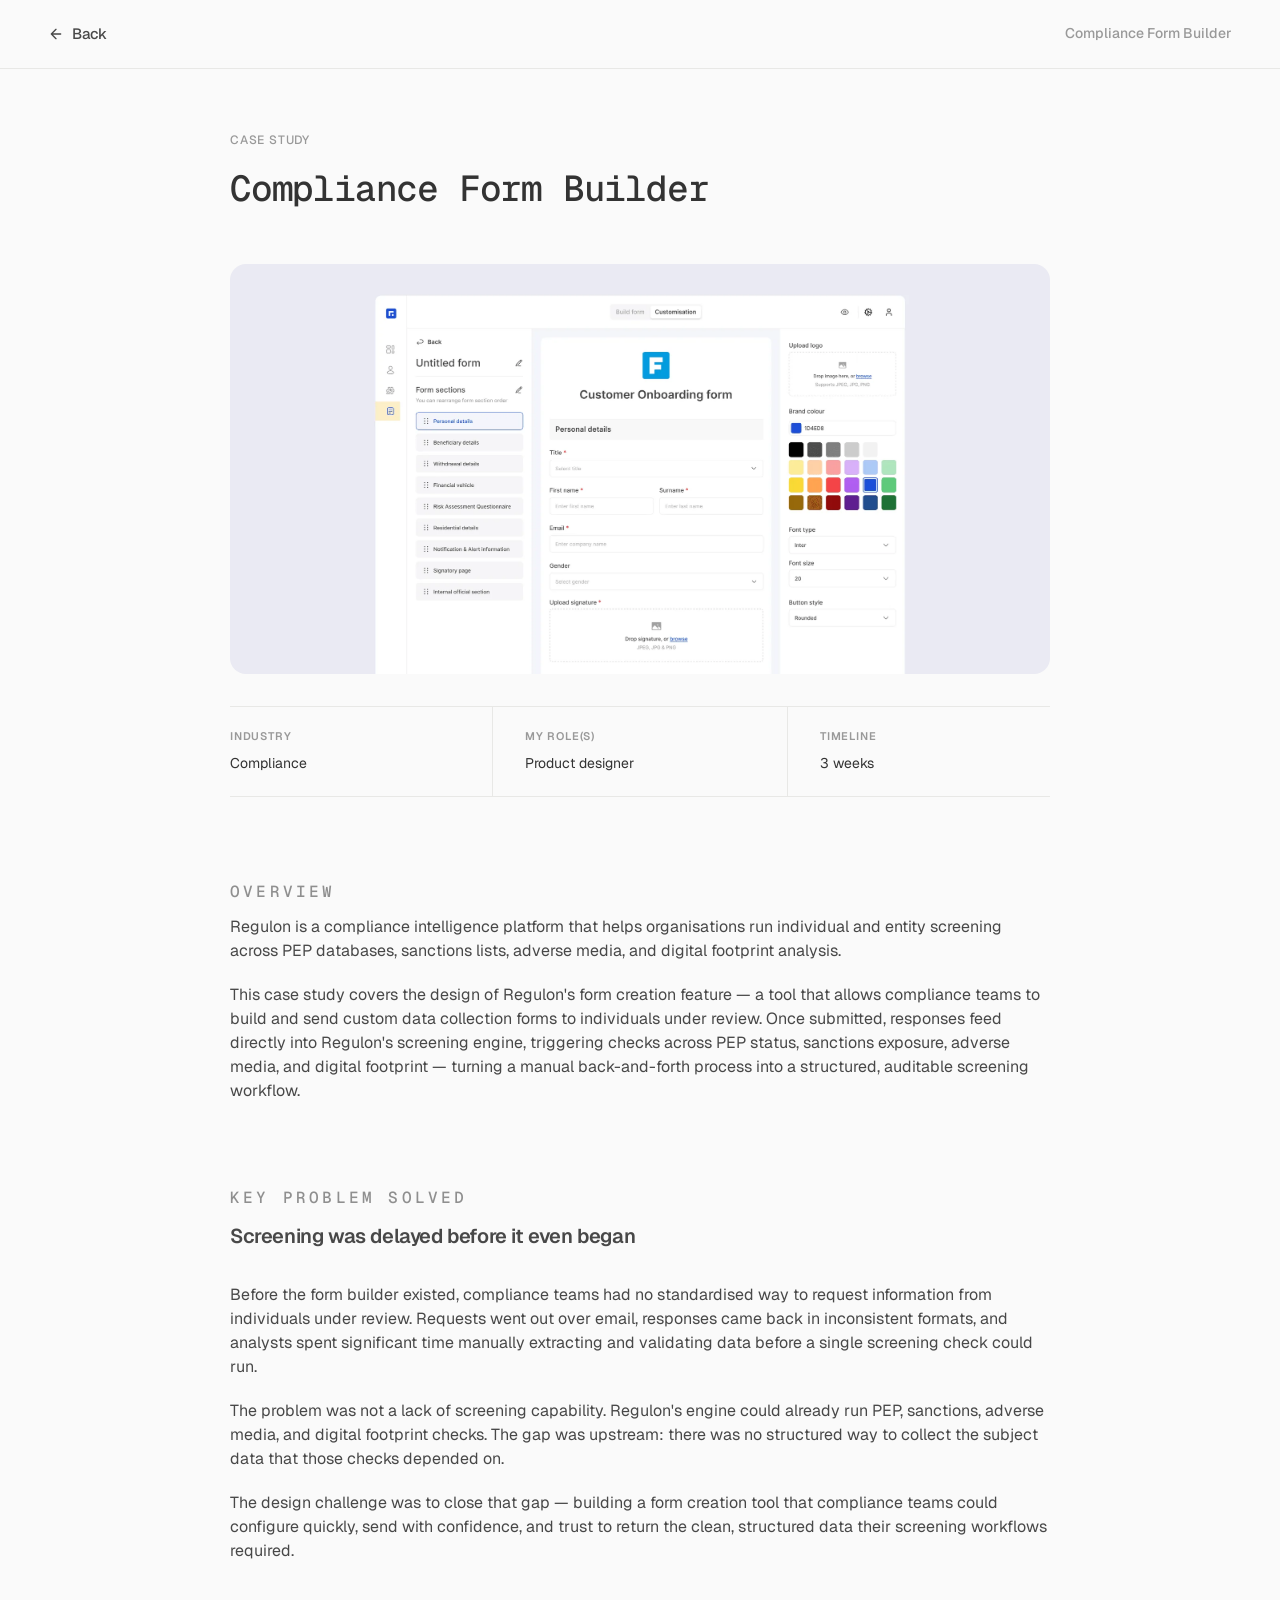
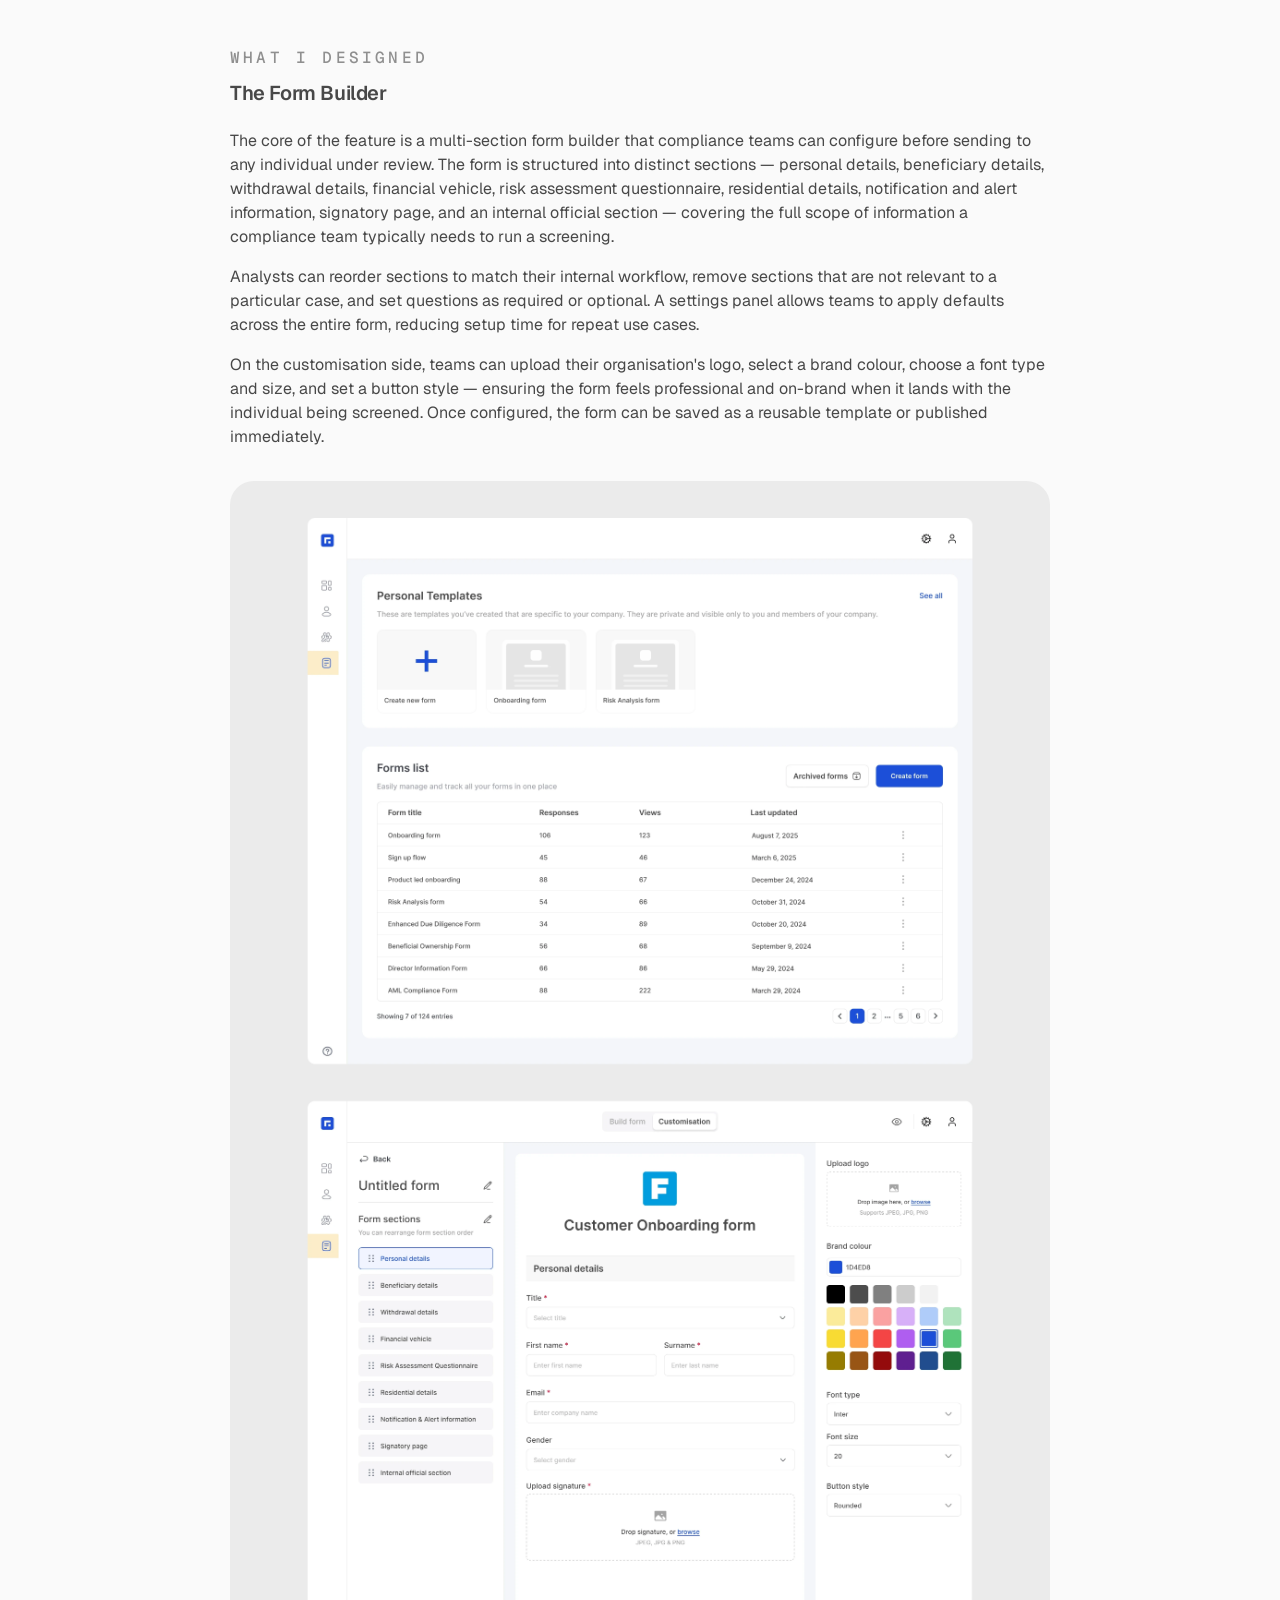
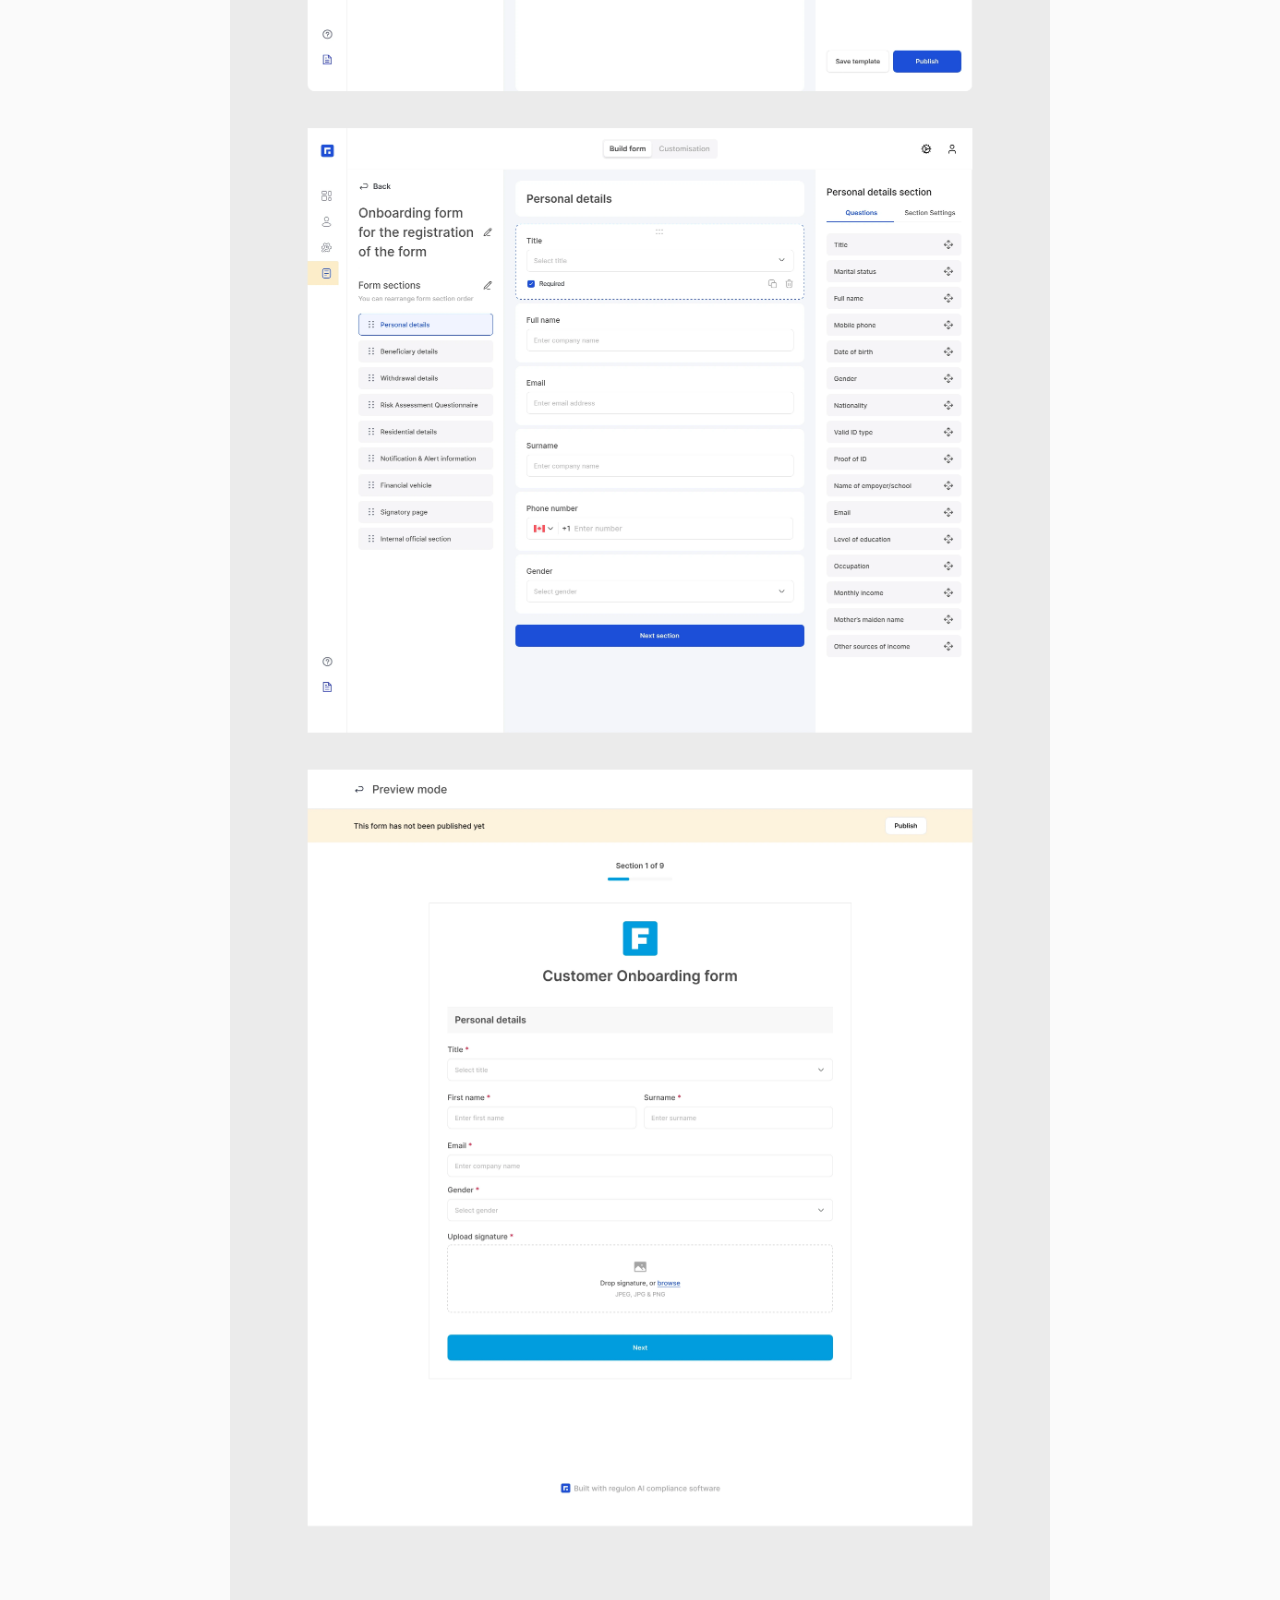
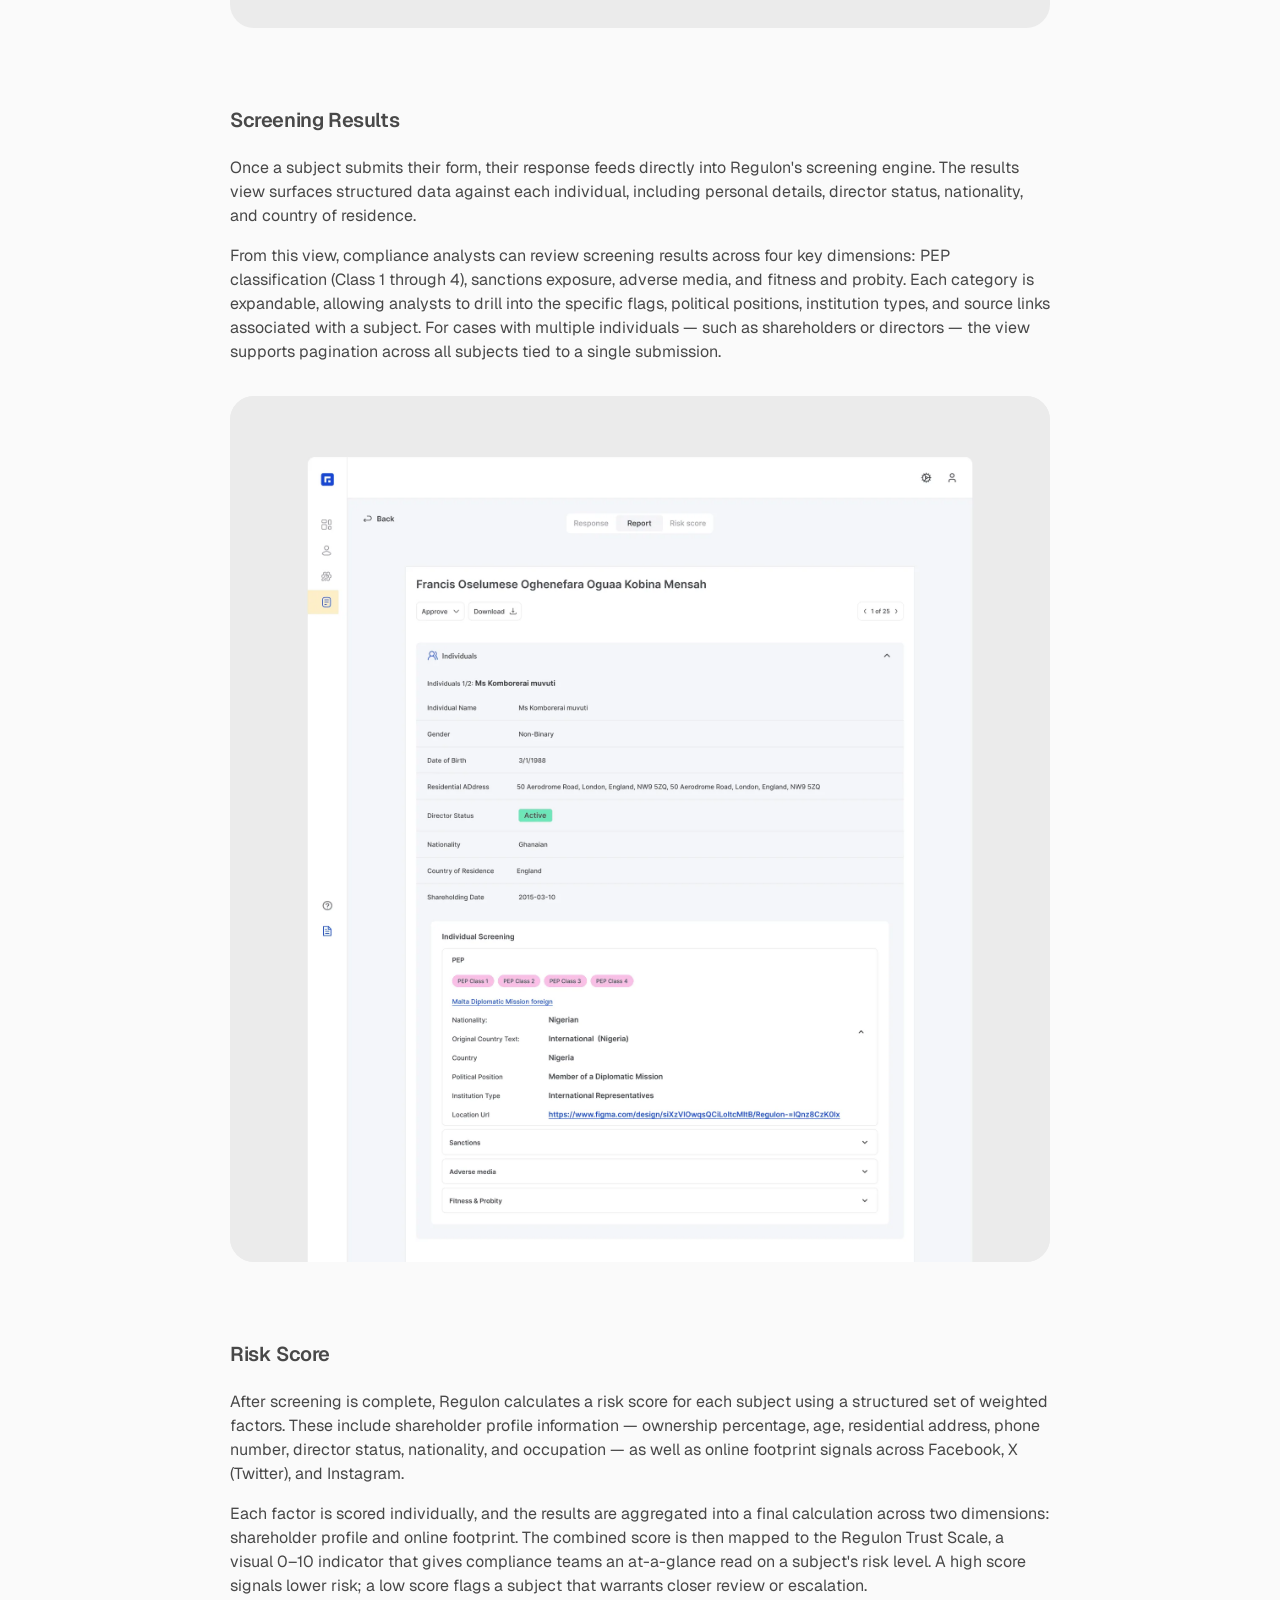
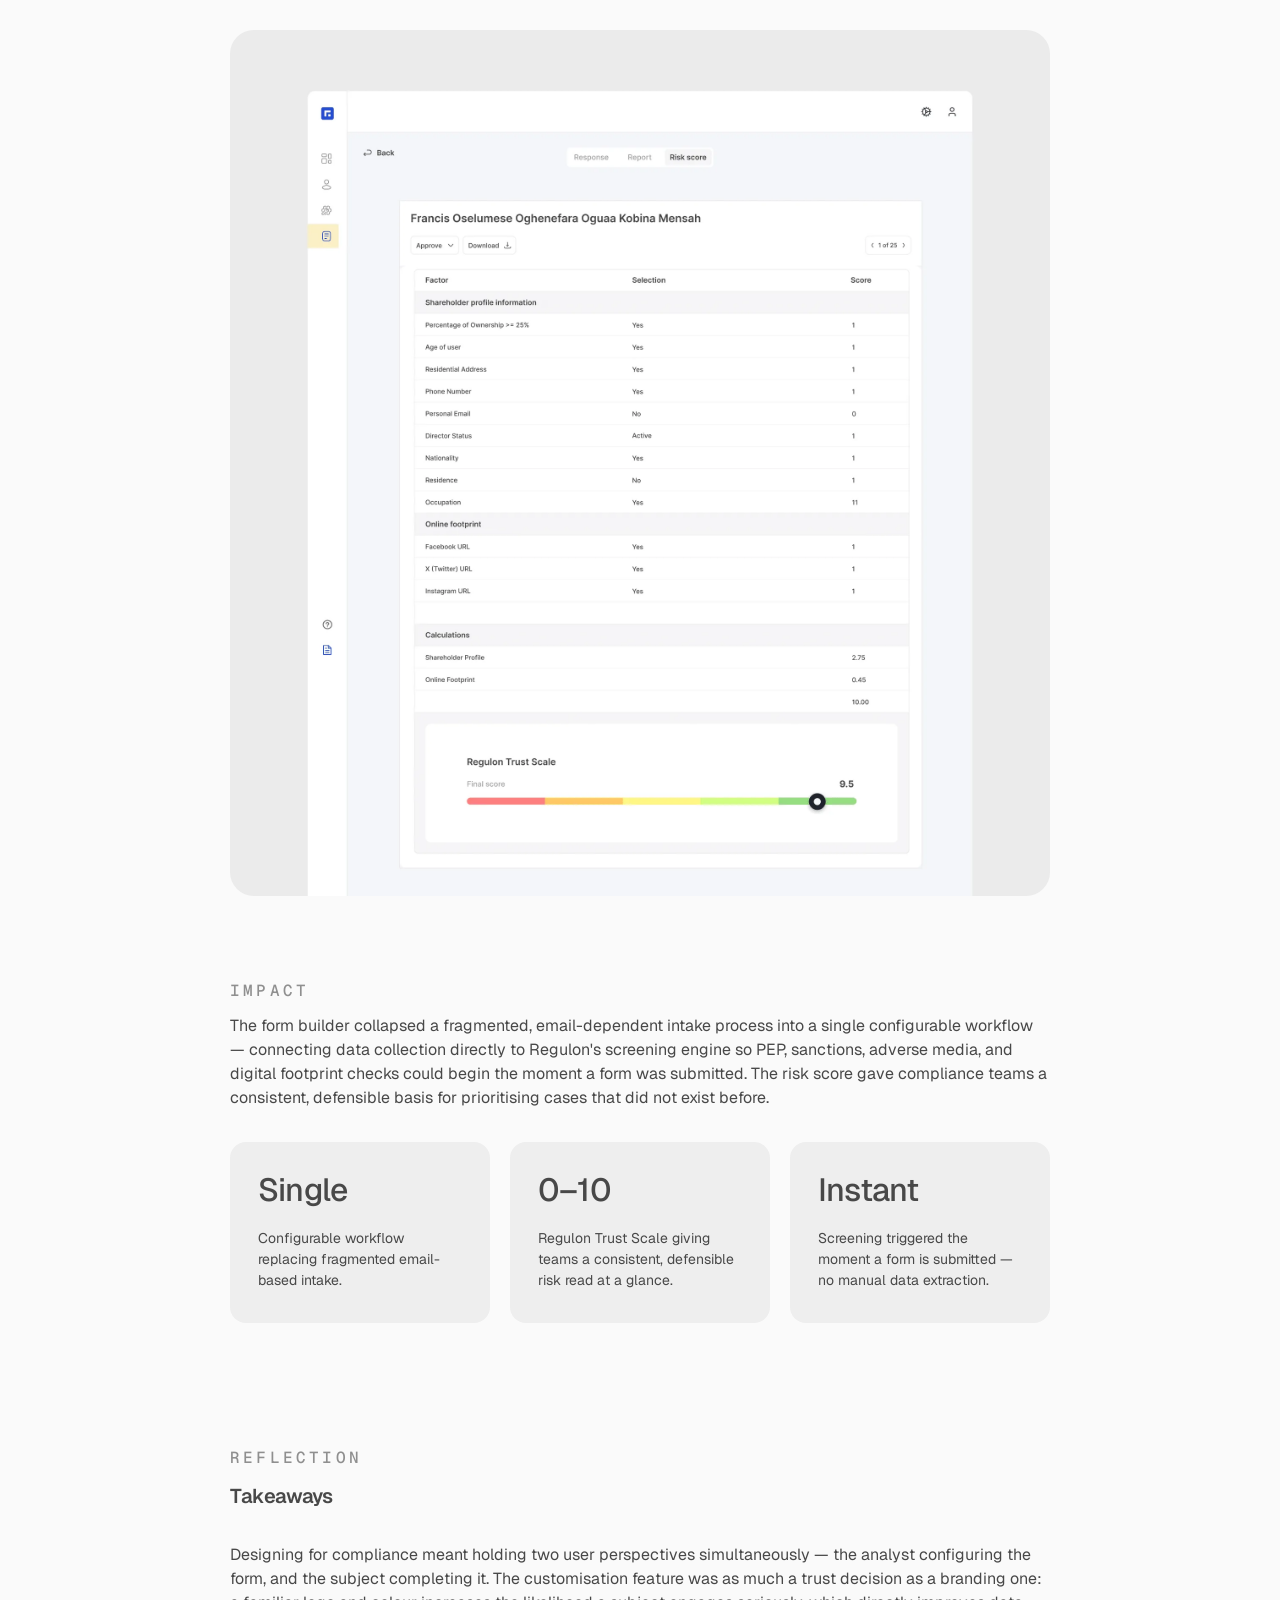
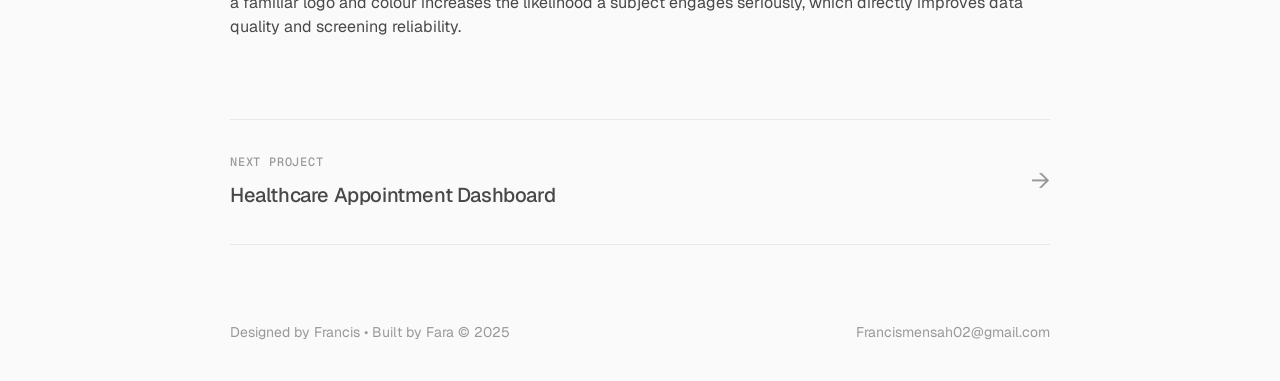
<file: form-creation-dashboard.html>
<!DOCTYPE html>
<html lang="en">
<head>
  <meta charset="UTF-8" />
  <link rel="icon" type="image/png" href="me/logo.png" />
  <meta name="viewport" content="width=device-width, initial-scale=1.0" />
  <title>Compliance Form Builder — Francis Mensah</title>
  <script src="theme.js"></script>
  <link rel="preconnect" href="https://fonts.googleapis.com" />
  <link rel="preconnect" href="https://fonts.gstatic.com" crossorigin />
  <link href="https://fonts.googleapis.com/css2?family=Geist:wght@300;400;500;600;700;800&family=Geist+Mono:wght@400;500;600;700&display=swap" rel="stylesheet" />
  <style>
    *, *::before, *::after { box-sizing: border-box; margin: 0; padding: 0; }

    :root {
      --bg: #fafafa;
      --card: #eeeeee;
      --border: #e8e8e6;
      --text-primary: #333333;
      --text-framer: #484848;
      --text-secondary: #6b6b6b;
      --text-muted: #999999;
    }

    html {
      width: 100%;
      max-width: 100%;
      overflow-x: clip;
      scroll-behavior: smooth;
    }

    body {
      width: 100%;
      max-width: 100%;
      overflow-x: clip;
      background: var(--bg);
      color: var(--text-primary);
      font-family: "Geist", -apple-system, BlinkMacSystemFont, sans-serif;
      font-size: 16px;
      line-height: 1.7;
      -webkit-font-smoothing: antialiased;
    }

    img { max-width: 100%; }
    main, section { max-width: 100%; overflow-x: clip; }

    nav {
      position: sticky;
      top: 0;
      z-index: 100;
      display: flex;
      align-items: center;
      justify-content: space-between;
      padding: 22px 48px;
      border-bottom: 1px solid var(--border);
      background: rgba(250, 250, 250, 0.88);
      backdrop-filter: blur(12px);
      -webkit-backdrop-filter: blur(12px);
    }

    .nav-back {
      display: inline-flex;
      align-items: center;
      gap: 8px;
      color: var(--text-framer);
      font-size: 15px;
      font-weight: 500;
      line-height: 24px;
      text-decoration: none;
      transition: opacity 0.15s ease;
    }

    .nav-back:hover { opacity: 0.72; }
    .nav-back svg { width: 16px; height: 16px; }

    .nav-title {
      color: var(--text-muted);
      font-size: 14px;
      font-weight: 500;
    }

    .container {
      width: 100%;
      max-width: 900px;
      margin: 0 auto;
      padding: 0 40px;
    }

    section { padding: 40px 0; }
    .hero { padding: 56px 0 40px; }

    .hero-tag {
      display: inline-block;
      margin-bottom: 20px;
      color: var(--text-muted);
      font-size: 12px;
      font-weight: 500;
      letter-spacing: 0.8px;
      text-transform: uppercase;
    }

    .hero-title {
      margin-bottom: 40px;
      color: var(--text-primary);
      font-family: "Geist Mono", "Geist", monospace;
      font-size: clamp(28px, 4vw, 36px);
      font-weight: 500;
      letter-spacing: -1.2px;
      line-height: 1.05;
    }

    .hero-image {
      width: 100%;
      aspect-ratio: 16 / 8;
      margin-top: 56px;
      overflow: hidden;
      border-radius: 16px;
      background: #e3eaf4;
    }

    .hero-image img,
    .case-image img,
    .process-layer-image {
      display: block;
      width: 100%;
      height: 100%;
      object-fit: cover;
      object-position: center;
    }

    .meta-row {
      display: flex;
      flex-wrap: wrap;
      border-top: 1px solid var(--border);
      border-bottom: 1px solid var(--border);
      margin-top: 32px;
    }

    .meta-item {
      flex: 1;
      min-width: 140px;
      padding: 20px 32px 20px 0;
      border-right: 1px solid var(--border);
    }

    .meta-item:not(:first-child) { padding-left: 32px; }
    .meta-item:last-child { border-right: 0; padding-right: 0; }

    .meta-label {
      margin-bottom: 6px;
      color: var(--text-muted);
      font-size: 11px;
      font-weight: 600;
      letter-spacing: 0.8px;
      text-transform: uppercase;
    }

    .meta-value {
      color: var(--text-primary);
      font-size: 14px;
      font-weight: 400;
    }

    .section-label {
      margin-bottom: 8px;
      color: rgba(72, 72, 72, 0.6);
      font-family: "Geist Mono", "Geist", monospace;
      font-size: 16px;
      font-weight: 500;
      letter-spacing: 0.2em;
      line-height: 30px;
      text-transform: uppercase;
    }

    .section-sublabel {
      margin-bottom: 32px;
      color: var(--text-framer);
      font-size: 20px;
      font-weight: 600;
      letter-spacing: -0.4px;
      line-height: 30px;
    }

    .body-text,
    .reflection-block {
      display: flex;
      flex-direction: column;
      gap: 20px;
      min-width: 0;
      max-width: 100%;
    }

    .body-text p,
    .reflection-block p {
      color: var(--text-framer);
      font-size: 16px;
      line-height: 24px;
      overflow-wrap: anywhere;
      word-break: break-word;
    }

    .body-text strong { color: var(--text-framer); font-weight: 500; }

    .research-list {
      display: flex;
      flex-direction: column;
      gap: 16px;
      margin-top: 32px;
    }

    .research-item {
      display: grid;
      grid-template-columns: minmax(0, 1fr) auto;
      align-items: center;
      gap: 40px;
      min-height: 168px;
      padding: 32px 36px;
      border-radius: 16px;
      background: var(--card);
    }

    .research-item-body {
      display: flex;
      flex-direction: column;
      gap: 20px;
      max-width: 680px;
    }

    .research-item-title {
      color: var(--text-framer);
      font-size: 20px;
      font-weight: 600;
      letter-spacing: -0.4px;
      line-height: 1.25;
    }

    .research-item-text {
      color: var(--text-framer);
      font-size: 18px;
      line-height: 1.55;
    }

    .research-item-num {
      color: rgba(0, 0, 0, 0.06);
      font-size: clamp(64px, 9vw, 76px);
      font-weight: 600;
      letter-spacing: -4px;
      line-height: 0.9;
    }

    .process-list {
      display: flex;
      flex-direction: column;
      gap: 80px;
    }

    .process-layer {
      display: flex;
      flex-direction: column;
      gap: 24px;
    }

    .process-layer-title {
      color: var(--text-framer);
      font-size: 20px;
      font-weight: 600;
      letter-spacing: -0.4px;
      line-height: 24px;
    }

    .process-layer-content {
      display: flex;
      flex-direction: column;
      gap: 16px;
      min-width: 0;
      max-width: 100%;
    }

    .process-layer-text {
      color: var(--text-framer);
      font-size: 16px;
      line-height: 24px;
      overflow-wrap: anywhere;
      word-break: break-word;
    }

    .process-layer-image {
      height: auto;
      margin-top: 16px;
      border-radius: 24px;
      background: var(--card);
    }

    .impact-copy {
      margin-bottom: 32px;
      color: var(--text-framer);
      font-size: 16px;
      line-height: 24px;
    }

    .impact-grid {
      display: grid;
      grid-template-columns: repeat(3, 1fr);
      gap: 20px;
      margin-bottom: 40px;
    }

    .impact-item {
      display: flex;
      min-height: 170px;
      flex-direction: column;
      justify-content: center;
      gap: 22px;
      padding: 32px 28px;
      border-radius: 16px;
      background: var(--card);
    }

    .impact-number {
      color: var(--text-framer);
      font-size: 32px;
      font-weight: 500;
      letter-spacing: -0.8px;
      line-height: 1;
    }

    .impact-label {
      color: var(--text-framer);
      font-size: 14px;
      line-height: 1.5;
    }

    .next-project {
      display: flex;
      align-items: center;
      justify-content: space-between;
      padding: 32px 0;
      border-top: 1px solid var(--border);
      border-bottom: 1px solid var(--border);
      color: inherit;
      text-decoration: none;
      transition: opacity 0.15s ease;
    }

    .next-project:hover { opacity: 0.72; }

    .next-label {
      margin-bottom: 6px;
      color: var(--text-muted);
      font-family: "Geist Mono", "Geist", monospace;
      font-size: 12px;
      font-weight: 500;
      letter-spacing: 0.8px;
      text-transform: uppercase;
    }

    .next-title {
      color: var(--text-framer);
      font-size: 20px;
      font-weight: 500;
      letter-spacing: -0.4px;
    }

    .next-arrow {
      color: var(--text-muted);
      font-size: 24px;
    }

    footer { padding: 36px 0; }

    .footer-inner {
      display: flex;
      align-items: center;
      justify-content: space-between;
      gap: 12px;
      flex-wrap: wrap;
    }

    .footer-credit,
    .footer-email {
      color: var(--text-muted);
      font-size: 14px;
      text-decoration: none;
    }

    .footer-email:hover { color: var(--text-secondary); }

    @media (max-width: 680px) {
      nav { padding: 18px 20px; }
      .nav-title { display: none; }
      .container {
        width: min(calc(100% - 40px), 350px);
        max-width: 350px;
        margin-left: 20px;
        margin-right: 20px;
        padding: 0;
      }
      .hero { padding: 48px 0 40px; }
      section { padding: 32px 0; }
      .hero-image { margin-top: 40px; }
      .meta-row { flex-direction: column; }
      .meta-item {
        border-right: 0;
        border-bottom: 1px solid var(--border);
        padding: 16px 0;
      }
      .meta-item:not(:first-child) { padding-left: 0; }
      .meta-item:last-child { border-bottom: 0; }
      .research-item {
        grid-template-columns: 1fr;
        gap: 24px;
        padding: 28px 24px;
      }
      .research-item-num {
        order: 2;
        font-size: 56px;
        justify-self: start;
      }
      .research-item-text { font-size: 16px; }
      .process-list { gap: 56px; }
      .process-layer-image { border-radius: 18px; }
      .impact-grid { grid-template-columns: repeat(2, 1fr); }
      .footer-inner {
        flex-direction: column;
        align-items: flex-start;
      }
    }

    @media (max-width: 520px) {
      .impact-grid { grid-template-columns: 1fr; }
    }
  </style>
  <link rel="stylesheet" href="theme.css" />
  <script src="posthog.js"></script>
  <script>
    posthog.init('phc_viVKBQneVFAckTTDWg3SQBKJx4jW6d2sC4XVUhUvrPCt', { api_host: 'https://us.i.posthog.com', defaults: '2026-01-30' });
  </script>
</head>
<body>
  <nav>
    <a href="index.html" class="nav-back">
      <svg viewBox="0 0 24 24" fill="none" stroke="currentColor" stroke-width="2" stroke-linecap="round" stroke-linejoin="round" aria-hidden="true">
        <path d="M19 12H5M12 5l-7 7 7 7" />
      </svg>
      Back
    </a>
    <span class="nav-title">Compliance Form Builder</span>
  </nav>

  <main>
    <section class="hero">
      <div class="container">
        <span class="hero-tag">Case Study</span>
        <h1 class="hero-title">Compliance Form Builder</h1>

        <div class="hero-image">
          <img src="images/form-builder-hero.webp" alt="Compliance Form Builder"  loading="lazy"/>
        </div>

        <div class="meta-row">
          <div class="meta-item">
            <p class="meta-label">Industry</p>
            <p class="meta-value">Compliance</p>
          </div>
          <div class="meta-item">
            <p class="meta-label">My role(s)</p>
            <p class="meta-value">Product designer</p>
          </div>
          <div class="meta-item">
            <p class="meta-label">Timeline</p>
            <p class="meta-value">3 weeks</p>
          </div>
        </div>
      </div>
    </section>

    <section>
      <div class="container">
        <p class="section-label">Overview</p>
        <div class="body-text">
          <p>Regulon is a compliance intelligence platform that helps organisations run individual and entity screening across PEP databases, sanctions lists, adverse media, and digital footprint analysis.</p>
          <p>This case study covers the design of Regulon's form creation feature — a tool that allows compliance teams to build and send custom data collection forms to individuals under review. Once submitted, responses feed directly into Regulon's screening engine, triggering checks across PEP status, sanctions exposure, adverse media, and digital footprint — turning a manual back-and-forth process into a structured, auditable screening workflow.</p>
        </div>
      </div>
    </section>

    <section>
      <div class="container">
        <p class="section-label">Key Problem Solved</p>
        <p class="section-sublabel">Screening was delayed before it even began</p>
        <div class="body-text">
          <p>Before the form builder existed, compliance teams had no standardised way to request information from individuals under review. Requests went out over email, responses came back in inconsistent formats, and analysts spent significant time manually extracting and validating data before a single screening check could run.</p>
          <p>The problem was not a lack of screening capability. Regulon's engine could already run PEP, sanctions, adverse media, and digital footprint checks. The gap was upstream: there was no structured way to collect the subject data that those checks depended on.</p>
          <p>The design challenge was to close that gap — building a form creation tool that compliance teams could configure quickly, send with confidence, and trust to return the clean, structured data their screening workflows required.</p>
        </div>
      </div>
    </section>

    <section id="process">
      <div class="container">
        <p class="section-label">What I Designed</p>
        <div class="process-list">

          <div class="process-layer">
            <h3 class="process-layer-title">The Form Builder</h3>
            <div class="process-layer-content">
              <p class="process-layer-text">The core of the feature is a multi-section form builder that compliance teams can configure before sending to any individual under review. The form is structured into distinct sections — personal details, beneficiary details, withdrawal details, financial vehicle, risk assessment questionnaire, residential details, notification and alert information, signatory page, and an internal official section — covering the full scope of information a compliance team typically needs to run a screening.</p>
              <p class="process-layer-text">Analysts can reorder sections to match their internal workflow, remove sections that are not relevant to a particular case, and set questions as required or optional. A settings panel allows teams to apply defaults across the entire form, reducing setup time for repeat use cases.</p>
              <p class="process-layer-text">On the customisation side, teams can upload their organisation's logo, select a brand colour, choose a font type and size, and set a button style — ensuring the form feels professional and on-brand when it lands with the individual being screened. Once configured, the form can be saved as a reusable template or published immediately.</p>
              <img class="process-layer-image" src="cool/comp.webp" alt="The Form Builder" />
            </div>
          </div>

          <div class="process-layer">
            <h3 class="process-layer-title">Screening Results</h3>
            <div class="process-layer-content">
              <p class="process-layer-text">Once a subject submits their form, their response feeds directly into Regulon's screening engine. The results view surfaces structured data against each individual, including personal details, director status, nationality, and country of residence.</p>
              <p class="process-layer-text">From this view, compliance analysts can review screening results across four key dimensions: PEP classification (Class 1 through 4), sanctions exposure, adverse media, and fitness and probity. Each category is expandable, allowing analysts to drill into the specific flags, political positions, institution types, and source links associated with a subject. For cases with multiple individuals — such as shareholders or directors — the view supports pagination across all subjects tied to a single submission.</p>
              <img class="process-layer-image" src="images/form-builder-screening.webp" alt="Screening Results" />
            </div>
          </div>

          <div class="process-layer">
            <h3 class="process-layer-title">Risk Score</h3>
            <div class="process-layer-content">
              <p class="process-layer-text">After screening is complete, Regulon calculates a risk score for each subject using a structured set of weighted factors. These include shareholder profile information — ownership percentage, age, residential address, phone number, director status, nationality, and occupation — as well as online footprint signals across Facebook, X (Twitter), and Instagram.</p>
              <p class="process-layer-text">Each factor is scored individually, and the results are aggregated into a final calculation across two dimensions: shareholder profile and online footprint. The combined score is then mapped to the Regulon Trust Scale, a visual 0–10 indicator that gives compliance teams an at-a-glance read on a subject's risk level. A high score signals lower risk; a low score flags a subject that warrants closer review or escalation.</p>
              <img class="process-layer-image" src="images/form-builder-risk.webp" alt="Risk Score" />
            </div>
          </div>

        </div>
      </div>
    </section>

    <section id="impact">
      <div class="container">
        <p class="section-label">Impact</p>
        <p class="impact-copy">The form builder collapsed a fragmented, email-dependent intake process into a single configurable workflow — connecting data collection directly to Regulon's screening engine so PEP, sanctions, adverse media, and digital footprint checks could begin the moment a form was submitted. The risk score gave compliance teams a consistent, defensible basis for prioritising cases that did not exist before.</p>
        <div class="impact-grid">
          <div class="impact-item">
            <span class="impact-number">Single</span>
            <span class="impact-label">Configurable workflow replacing fragmented email-based intake.</span>
          </div>
          <div class="impact-item">
            <span class="impact-number">0–10</span>
            <span class="impact-label">Regulon Trust Scale giving teams a consistent, defensible risk read at a glance.</span>
          </div>
          <div class="impact-item">
            <span class="impact-number">Instant</span>
            <span class="impact-label">Screening triggered the moment a form is submitted — no manual data extraction.</span>
          </div>
        </div>
      </div>
    </section>

    <section>
      <div class="container">
        <p class="section-label">Reflection</p>
        <p class="section-sublabel">Takeaways</p>
        <div class="reflection-block">
          <p>Designing for compliance meant holding two user perspectives simultaneously — the analyst configuring the form, and the subject completing it. The customisation feature was as much a trust decision as a branding one: a familiar logo and colour increases the likelihood a subject engages seriously, which directly improves data quality and screening reliability.</p>
        </div>
      </div>
    </section>

    <section>
      <div class="container">
        <a href="healthcare-appointment-booking-platform.html" class="next-project">
          <div>
            <p class="next-label">NEXT PROJECT</p>
            <p class="next-title">Healthcare Appointment Dashboard</p>
          </div>
          <span class="next-arrow">→</span>
        </a>
      </div>
    </section>
  </main>

  <footer>
    <div class="container footer-inner">
      <p class="footer-credit">Designed by Francis • Built by Fara ©️ 2025</p>
      <a href="mailto:Francismensah02@gmail.com" class="footer-email">Francismensah02@gmail.com</a>
    </div>
  </footer>
</body>
</html>
</file>
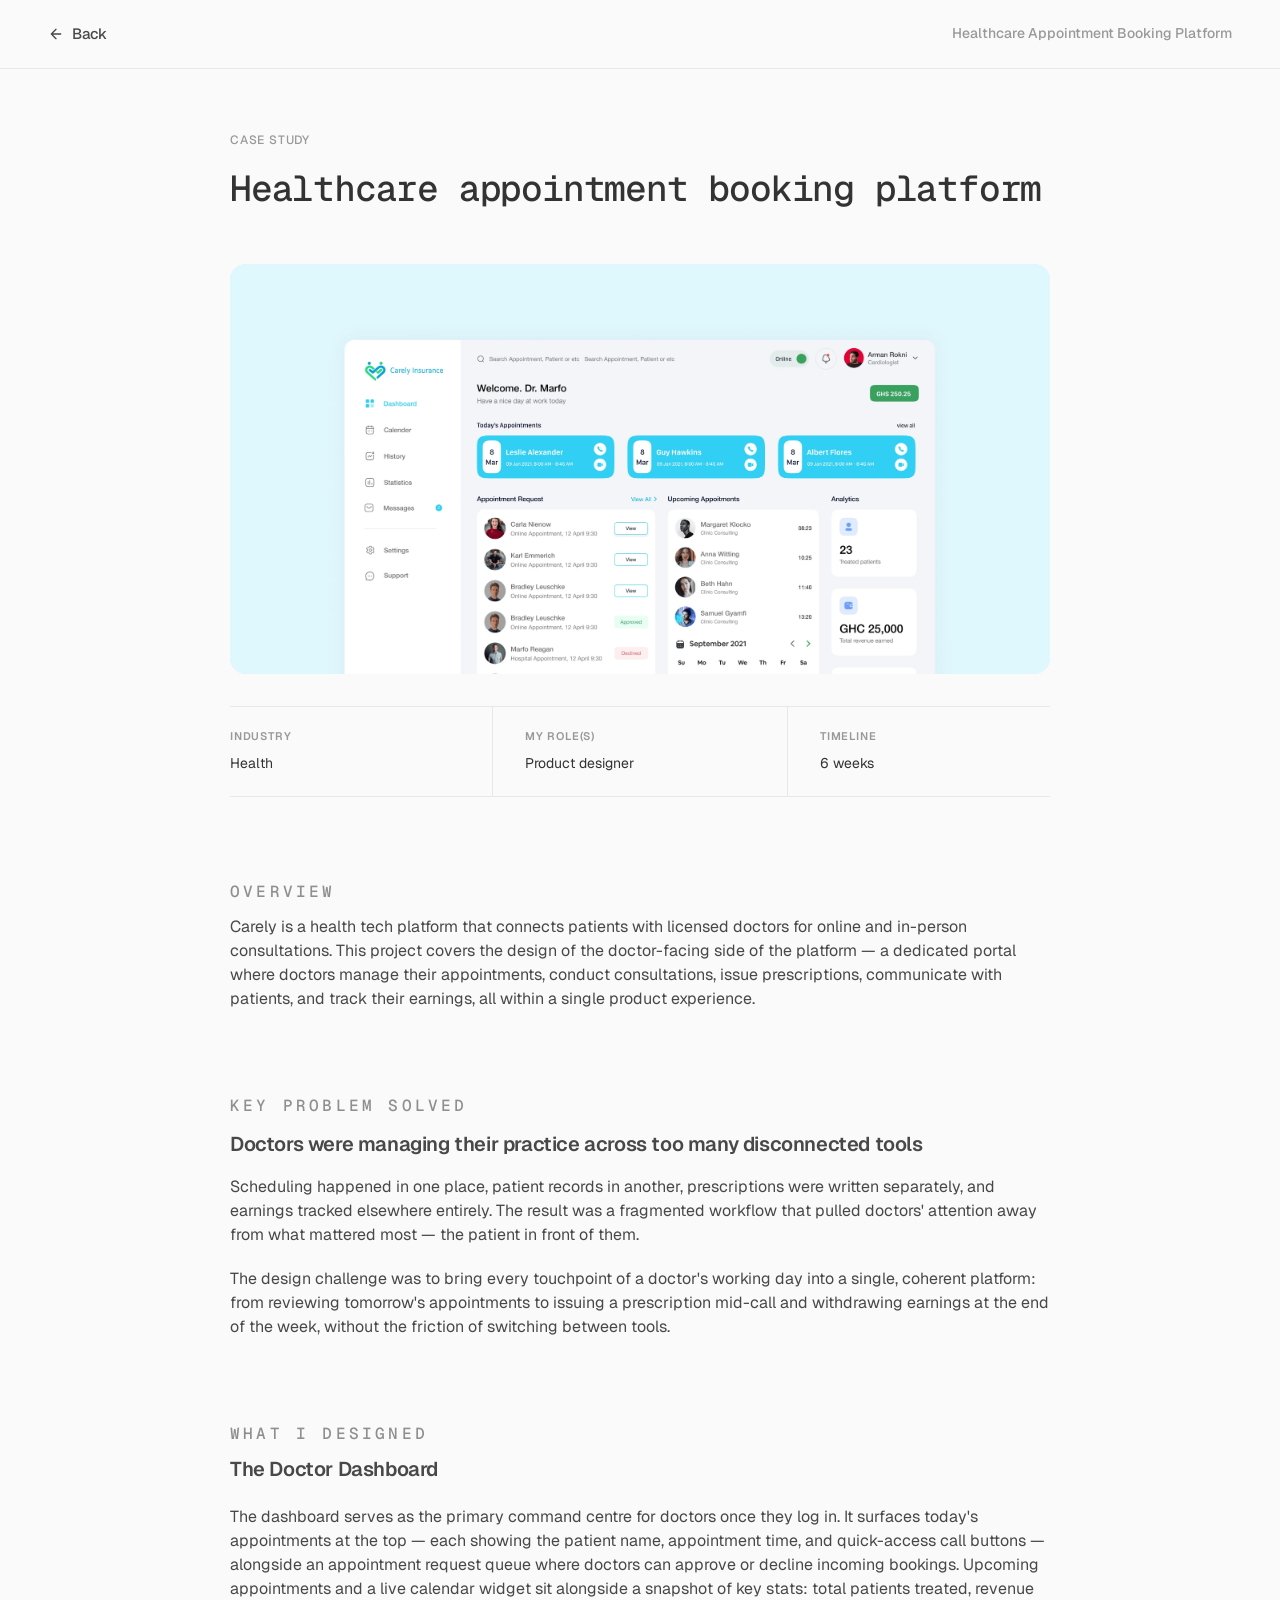
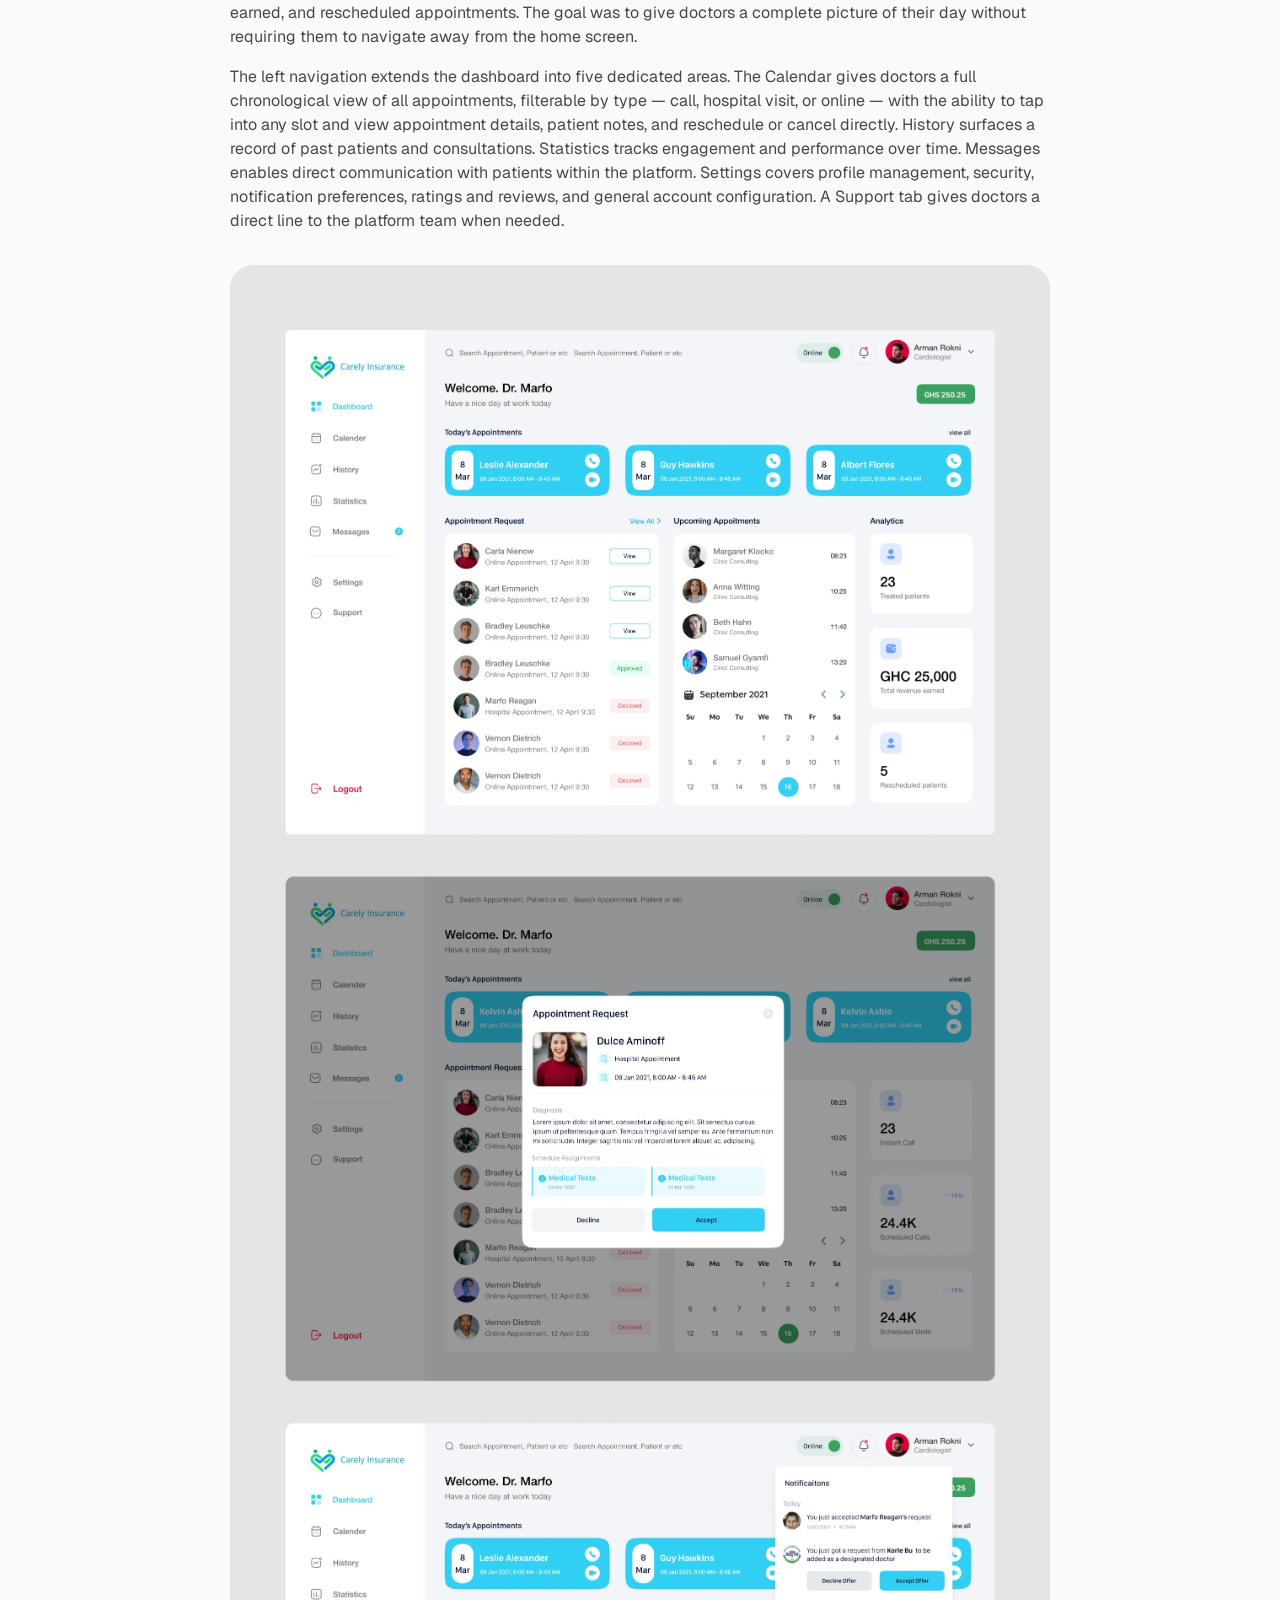
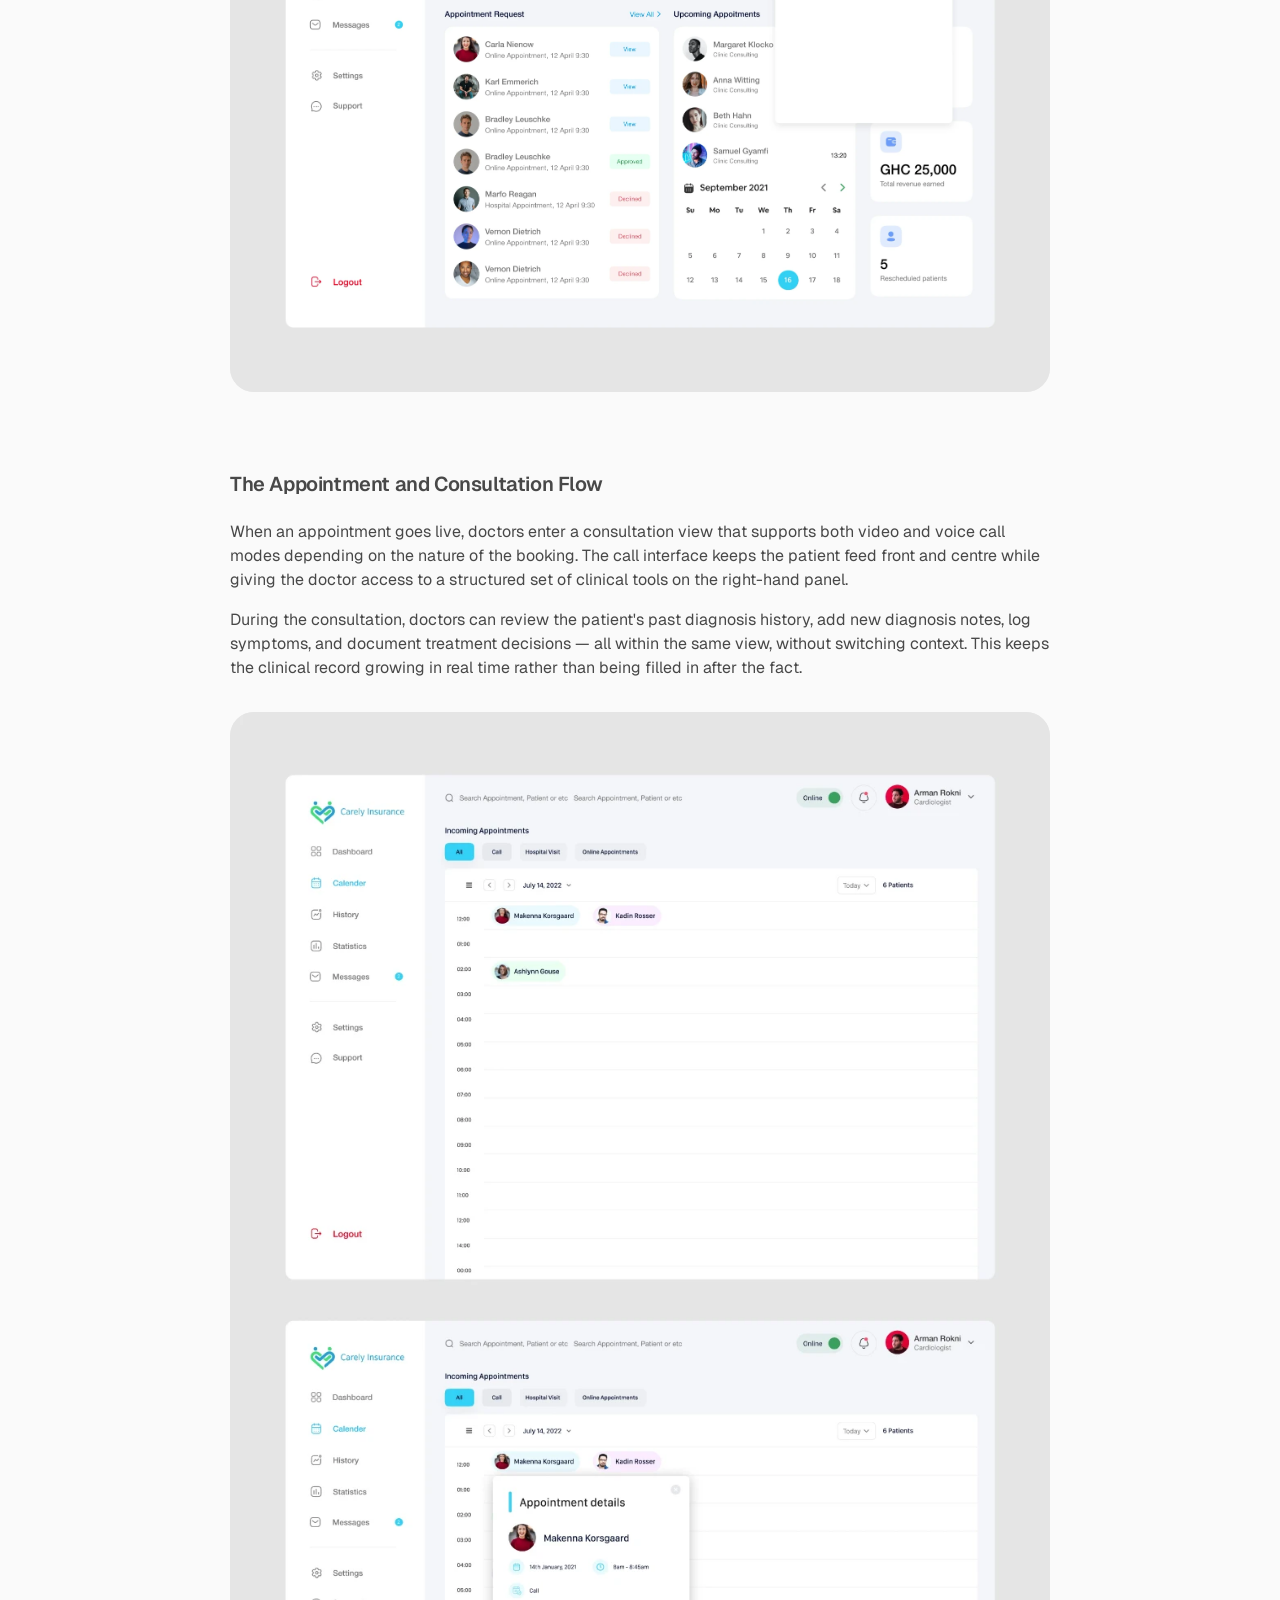
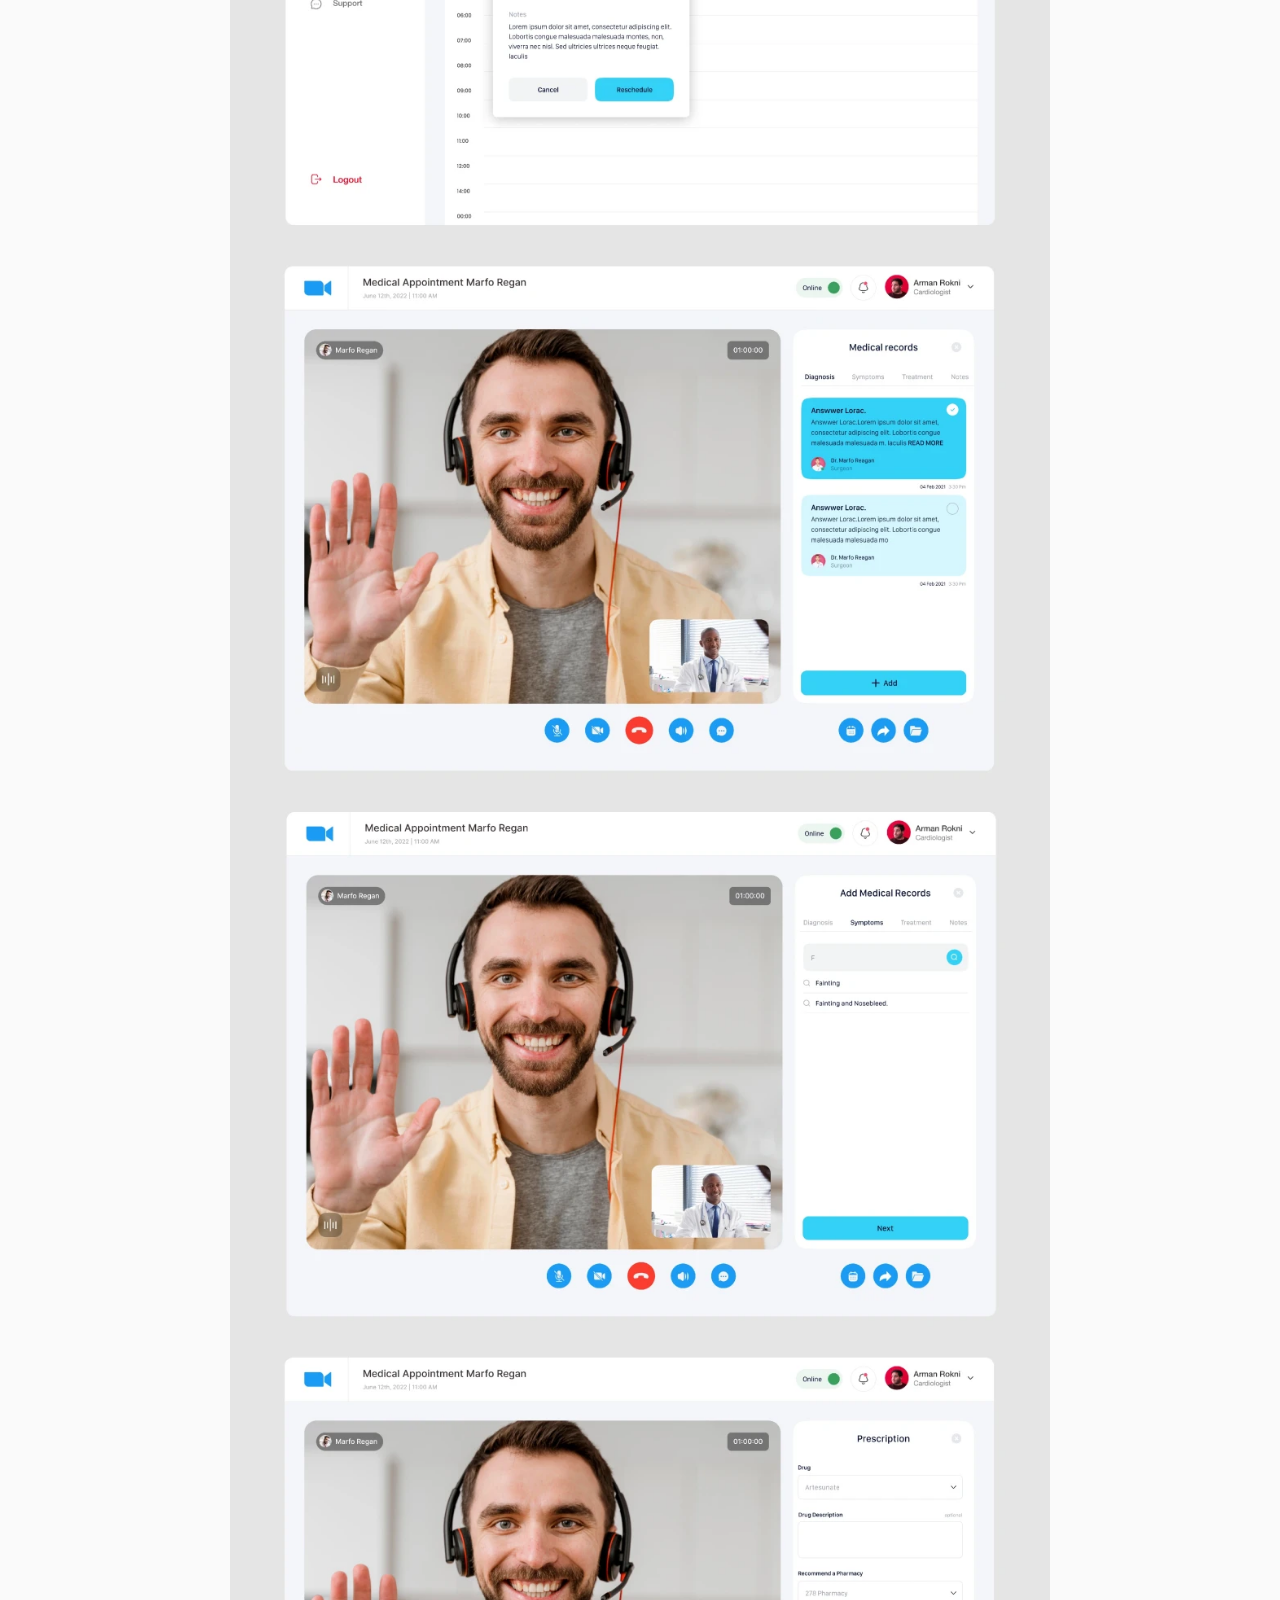
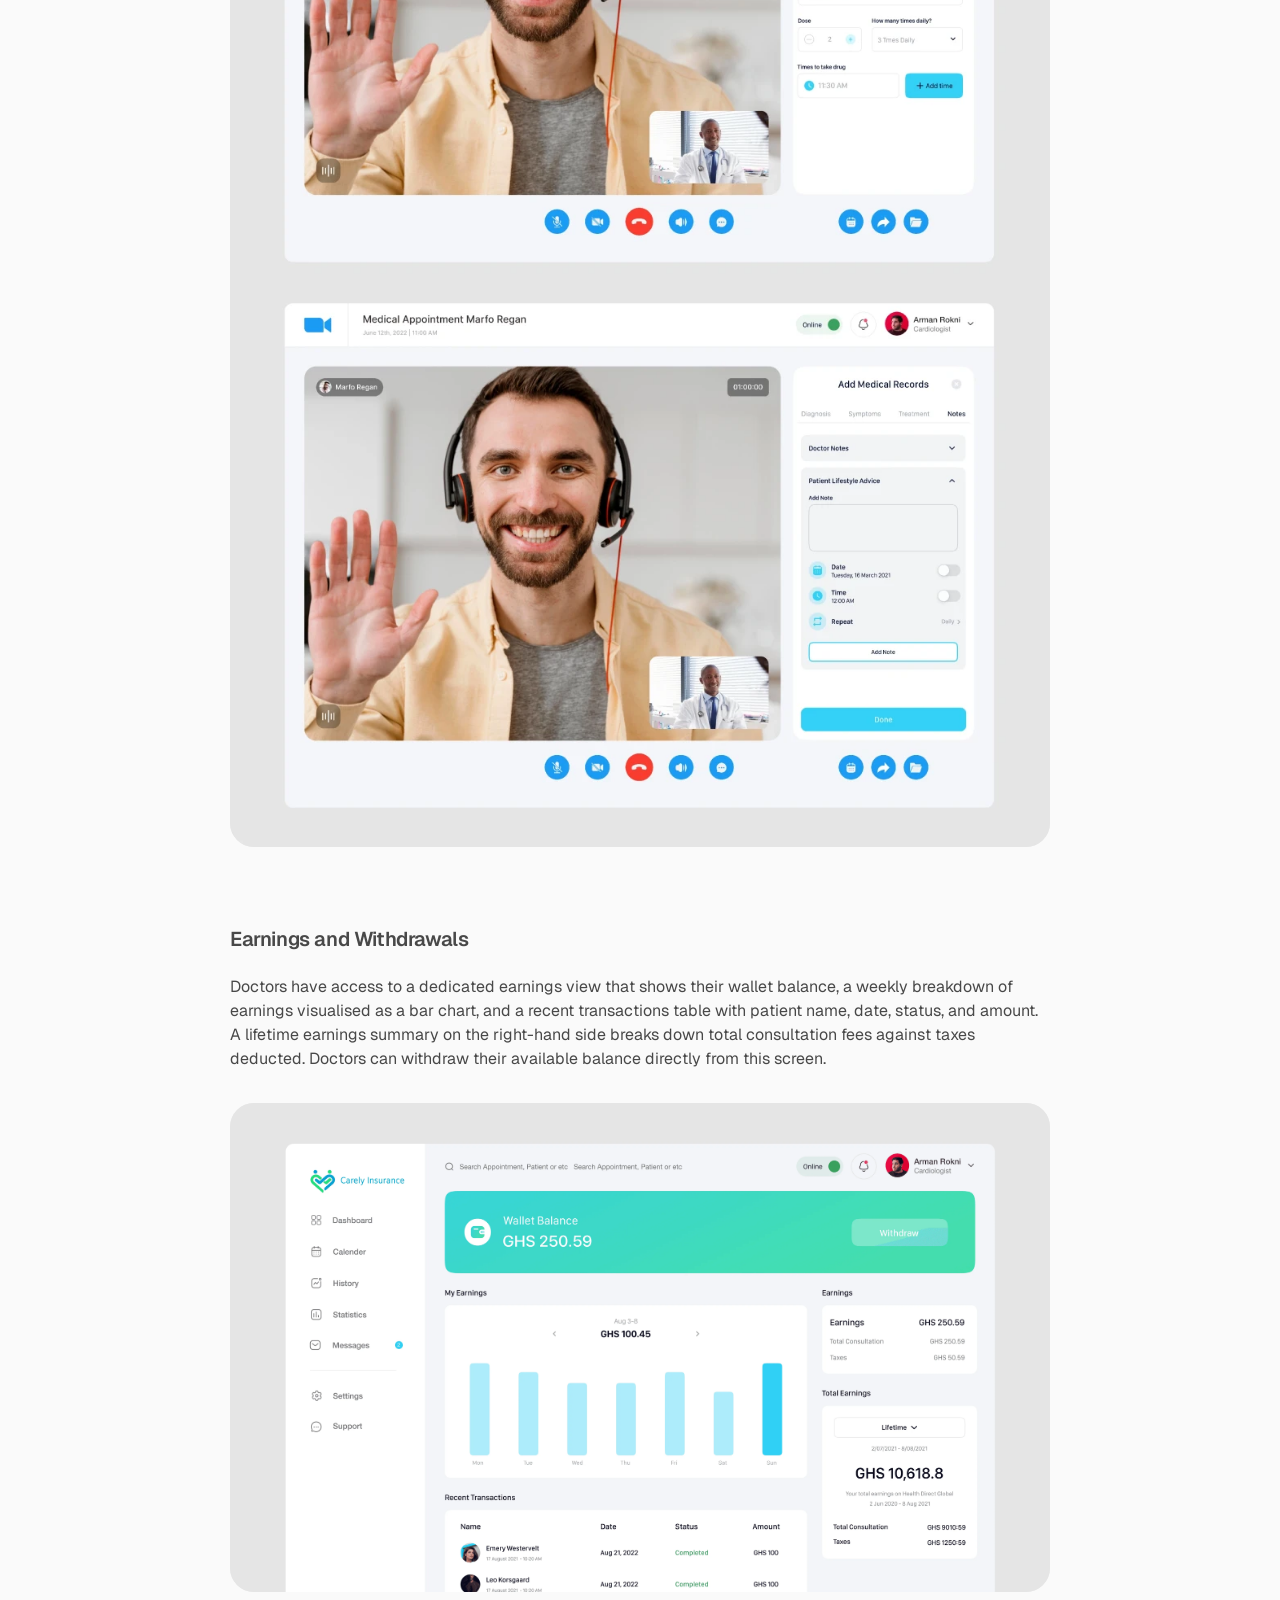
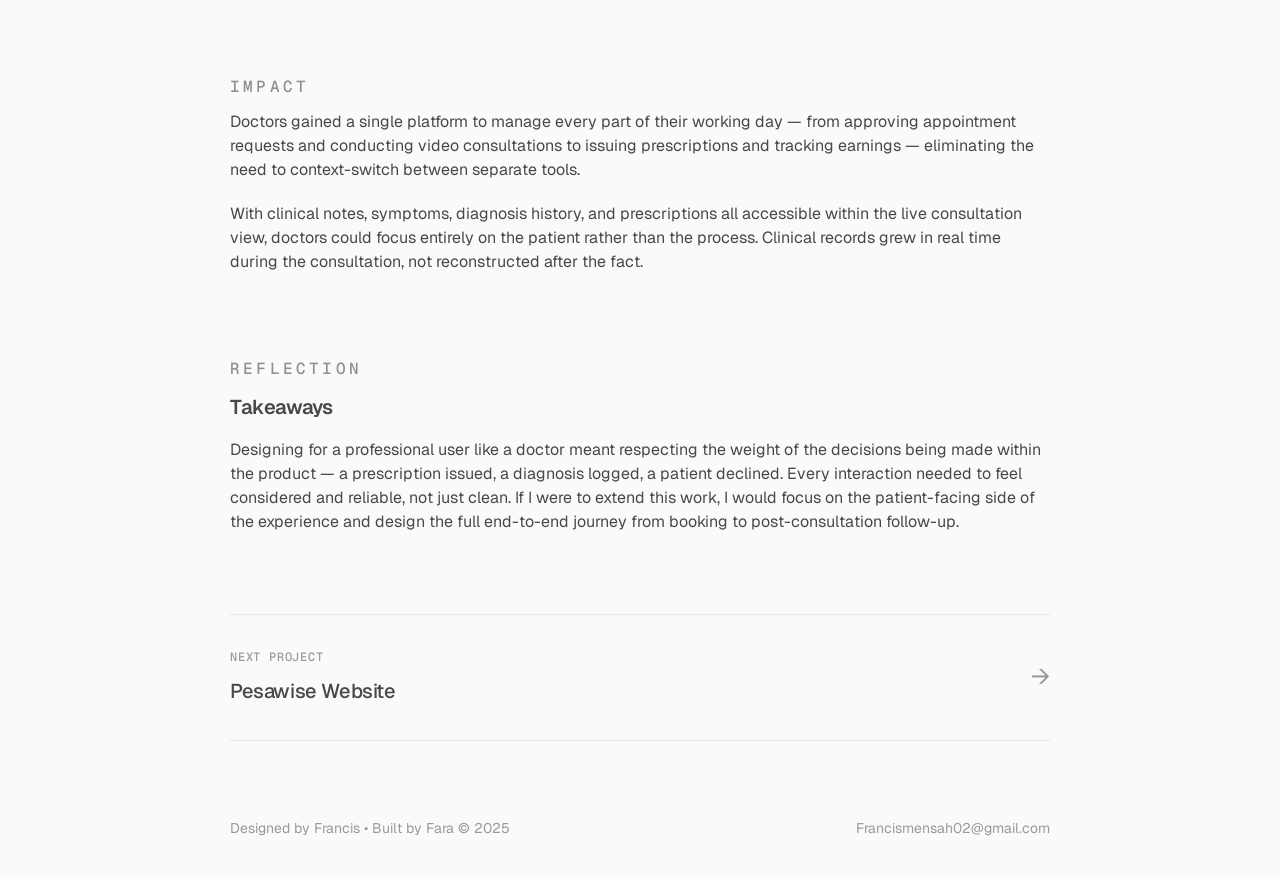
<file: healthcare-appointment-booking-platform.html>
<!DOCTYPE html>
<html lang="en">
<head>
  <meta charset="UTF-8" />
  <link rel="icon" type="image/png" href="me/logo.png" />
  <meta name="viewport" content="width=device-width, initial-scale=1.0" />
  <title>Healthcare Appointment Booking Platform — Francis Mensah</title>
  <script src="theme.js"></script>
  <link rel="preconnect" href="https://fonts.googleapis.com" />
  <link rel="preconnect" href="https://fonts.gstatic.com" crossorigin />
  <link href="https://fonts.googleapis.com/css2?family=Geist:wght@300;400;500;600;700;800&family=Geist+Mono:wght@400;500;600;700&display=swap" rel="stylesheet" />
  <style>
    *, *::before, *::after { box-sizing: border-box; margin: 0; padding: 0; }

    :root {
      --bg: #fafafa;
      --card: #eeeeee;
      --border: #e8e8e6;
      --text-primary: #333333;
      --text-framer: #484848;
      --text-secondary: #6b6b6b;
      --text-muted: #999999;
    }

    html {
      width: 100%;
      max-width: 100%;
      overflow-x: clip;
      scroll-behavior: smooth;
    }

    body {
      width: 100%;
      max-width: 100%;
      overflow-x: clip;
      background: var(--bg);
      color: var(--text-primary);
      font-family: "Geist", -apple-system, BlinkMacSystemFont, sans-serif;
      font-size: 16px;
      line-height: 1.7;
      -webkit-font-smoothing: antialiased;
    }

    img { max-width: 100%; }
    main, section { max-width: 100%; overflow-x: clip; }

    nav {
      position: sticky;
      top: 0;
      z-index: 100;
      display: flex;
      align-items: center;
      justify-content: space-between;
      padding: 22px 48px;
      border-bottom: 1px solid var(--border);
      background: rgba(250, 250, 250, 0.88);
      backdrop-filter: blur(12px);
      -webkit-backdrop-filter: blur(12px);
    }

    .nav-back {
      display: inline-flex;
      align-items: center;
      gap: 8px;
      color: var(--text-framer);
      font-size: 15px;
      font-weight: 500;
      line-height: 24px;
      text-decoration: none;
      transition: opacity 0.15s ease;
    }

    .nav-back:hover { opacity: 0.72; }
    .nav-back svg { width: 16px; height: 16px; }

    .nav-title {
      color: var(--text-muted);
      font-size: 14px;
      font-weight: 500;
    }

    .container {
      width: 100%;
      max-width: 900px;
      margin: 0 auto;
      padding: 0 40px;
    }

    section { padding: 40px 0; }
    .hero { padding: 56px 0 40px; }

    .hero-tag {
      display: inline-block;
      margin-bottom: 20px;
      color: var(--text-muted);
      font-size: 12px;
      font-weight: 500;
      letter-spacing: 0.8px;
      text-transform: uppercase;
    }

    .hero-title {
      margin-bottom: 40px;
      color: var(--text-primary);
      font-family: "Geist Mono", "Geist", monospace;
      font-size: clamp(28px, 4vw, 36px);
      font-weight: 500;
      letter-spacing: -1.2px;
      line-height: 1.05;
    }

    .hero-image {
      width: 100%;
      aspect-ratio: 16 / 8;
      margin-top: 56px;
      overflow: hidden;
      border-radius: 16px;
      background: #e4f0ee;
    }

    .hero-image img,
    .case-image img,
    .process-layer-image {
      display: block;
      width: 100%;
      height: 100%;
      object-fit: cover;
      object-position: center top;
    }

    .meta-row {
      display: flex;
      flex-wrap: wrap;
      border-top: 1px solid var(--border);
      border-bottom: 1px solid var(--border);
      margin-top: 32px;
    }

    .meta-item {
      flex: 1;
      min-width: 140px;
      padding: 20px 32px 20px 0;
      border-right: 1px solid var(--border);
    }

    .meta-item:not(:first-child) { padding-left: 32px; }
    .meta-item:last-child { border-right: 0; padding-right: 0; }

    .meta-label {
      margin-bottom: 6px;
      color: var(--text-muted);
      font-size: 11px;
      font-weight: 600;
      letter-spacing: 0.8px;
      text-transform: uppercase;
    }

    .meta-value {
      color: var(--text-primary);
      font-size: 14px;
      font-weight: 400;
    }

    .section-label {
      margin-bottom: 8px;
      color: rgba(72, 72, 72, 0.6);
      font-family: "Geist Mono", "Geist", monospace;
      font-size: 16px;
      font-weight: 500;
      letter-spacing: 0.2em;
      line-height: 30px;
      text-transform: uppercase;
    }

    .section-sublabel {
      margin-bottom: 16px;
      color: var(--text-framer);
      font-size: 20px;
      font-weight: 600;
      letter-spacing: -0.4px;
      line-height: 30px;
    }

    .body-text,
    .reflection-block {
      display: flex;
      flex-direction: column;
      gap: 20px;
      min-width: 0;
      max-width: 100%;
    }

    .body-text p,
    .reflection-block p {
      color: var(--text-framer);
      font-size: 16px;
      line-height: 24px;
      overflow-wrap: anywhere;
      word-break: break-word;
    }

    .body-text strong { color: var(--text-framer); font-weight: 500; }

    .process-list {
      display: flex;
      flex-direction: column;
      gap: 80px;
    }

    .process-layer {
      display: flex;
      flex-direction: column;
      gap: 24px;
    }

    .process-layer-title {
      color: var(--text-framer);
      font-size: 20px;
      font-weight: 600;
      letter-spacing: -0.4px;
      line-height: 24px;
    }

    .process-layer-content {
      display: flex;
      flex-direction: column;
      gap: 16px;
      min-width: 0;
      max-width: 100%;
    }

    .process-layer-text {
      color: var(--text-framer);
      font-size: 16px;
      line-height: 24px;
      overflow-wrap: anywhere;
      word-break: break-word;
    }

    .process-layer-image {
      height: auto;
      margin-top: 16px;
      border-radius: 24px;
      background: var(--card);
    }

    .impact-copy {
      margin-bottom: 32px;
      color: var(--text-framer);
      font-size: 16px;
      line-height: 24px;
    }

    .impact-grid {
      display: grid;
      grid-template-columns: repeat(3, 1fr);
      gap: 20px;
      margin-bottom: 40px;
    }

    .impact-item {
      display: flex;
      min-height: 170px;
      flex-direction: column;
      justify-content: center;
      gap: 22px;
      padding: 32px 28px;
      border-radius: 16px;
      background: var(--card);
    }

    .impact-number {
      color: var(--text-framer);
      font-size: 32px;
      font-weight: 500;
      letter-spacing: -0.8px;
      line-height: 1;
    }

    .impact-label {
      color: var(--text-framer);
      font-size: 14px;
      line-height: 1.5;
    }

    .next-project {
      display: flex;
      align-items: center;
      justify-content: space-between;
      padding: 32px 0;
      border-top: 1px solid var(--border);
      border-bottom: 1px solid var(--border);
      color: inherit;
      text-decoration: none;
      transition: opacity 0.15s ease;
    }

    .next-project:hover { opacity: 0.72; }

    .next-label {
      margin-bottom: 6px;
      color: var(--text-muted);
      font-family: "Geist Mono", "Geist", monospace;
      font-size: 12px;
      font-weight: 500;
      letter-spacing: 0.8px;
      text-transform: uppercase;
    }

    .next-title {
      color: var(--text-framer);
      font-size: 20px;
      font-weight: 500;
      letter-spacing: -0.4px;
    }

    .next-arrow {
      color: var(--text-muted);
      font-size: 24px;
    }

    footer { padding: 36px 0; }

    .footer-inner {
      display: flex;
      align-items: center;
      justify-content: space-between;
      gap: 12px;
      flex-wrap: wrap;
    }

    .footer-credit,
    .footer-email {
      color: var(--text-muted);
      font-size: 14px;
      text-decoration: none;
    }

    .footer-email:hover { color: var(--text-secondary); }

    @media (max-width: 680px) {
      nav { padding: 18px 20px; }
      .nav-title { display: none; }
      .container {
        width: min(calc(100% - 40px), 350px);
        max-width: 350px;
        margin-left: 20px;
        margin-right: 20px;
        padding: 0;
      }
      .hero { padding: 48px 0 40px; }
      section { padding: 48px 0; }
      .hero-image { margin-top: 40px; }
      .meta-row { flex-direction: column; }
      .meta-item {
        border-right: 0;
        border-bottom: 1px solid var(--border);
        padding: 16px 0;
      }
      .meta-item:not(:first-child) { padding-left: 0; }
      .meta-item:last-child { border-bottom: 0; }
      .process-list { gap: 56px; }
      .process-layer-image { border-radius: 18px; }
      .impact-grid { grid-template-columns: repeat(2, 1fr); }
      .footer-inner {
        flex-direction: column;
        align-items: flex-start;
      }
    }

    @media (max-width: 520px) {
      .impact-grid { grid-template-columns: 1fr; }
    }
  </style>
  <link rel="stylesheet" href="theme.css" />
  <script src="posthog.js"></script>
  <script>
    posthog.init('phc_viVKBQneVFAckTTDWg3SQBKJx4jW6d2sC4XVUhUvrPCt', { api_host: 'https://us.i.posthog.com', defaults: '2026-01-30' });
  </script>
</head>
<body>
  <nav>
    <a href="index.html" class="nav-back">
      <svg viewBox="0 0 24 24" fill="none" stroke="currentColor" stroke-width="2" stroke-linecap="round" stroke-linejoin="round" aria-hidden="true">
        <path d="M19 12H5M12 5l-7 7 7 7" />
      </svg>
      Back
    </a>
    <span class="nav-title">Healthcare Appointment Booking Platform</span>
  </nav>

  <main>
    <section class="hero">
      <div class="container">
        <span class="hero-tag">Case Study</span>
        <h1 class="hero-title">Healthcare appointment booking platform</h1>

        <div class="hero-image">
          <img src="images/healthcare-hero.webp" alt="Healthcare Appointment Booking Platform"  loading="lazy"/>
        </div>

        <div class="meta-row">
          <div class="meta-item">
            <p class="meta-label">Industry</p>
            <p class="meta-value">Health</p>
          </div>
          <div class="meta-item">
            <p class="meta-label">My role(s)</p>
            <p class="meta-value">Product designer</p>
          </div>
          <div class="meta-item">
            <p class="meta-label">Timeline</p>
            <p class="meta-value">6 weeks</p>
          </div>
        </div>
      </div>
    </section>

    <section>
      <div class="container">
        <p class="section-label">Overview</p>
        <div class="body-text">
          <p>Carely is a health tech platform that connects patients with licensed doctors for online and in-person consultations. This project covers the design of the doctor-facing side of the platform — a dedicated portal where doctors manage their appointments, conduct consultations, issue prescriptions, communicate with patients, and track their earnings, all within a single product experience.</p>
        </div>
      </div>
    </section>

    <section>
      <div class="container">
        <p class="section-label">Key Problem Solved</p>
        <p class="section-sublabel">Doctors were managing their practice across too many disconnected tools</p>
        <div class="body-text">
          <p>Scheduling happened in one place, patient records in another, prescriptions were written separately, and earnings tracked elsewhere entirely. The result was a fragmented workflow that pulled doctors' attention away from what mattered most — the patient in front of them.</p>
          <p>The design challenge was to bring every touchpoint of a doctor's working day into a single, coherent platform: from reviewing tomorrow's appointments to issuing a prescription mid-call and withdrawing earnings at the end of the week, without the friction of switching between tools.</p>
        </div>
      </div>
    </section>

    <section id="process">
      <div class="container">
        <p class="section-label">What I Designed</p>
        <div class="process-list">

          <div class="process-layer">
            <h3 class="process-layer-title">The Doctor Dashboard</h3>
            <div class="process-layer-content">
              <p class="process-layer-text">The dashboard serves as the primary command centre for doctors once they log in. It surfaces today's appointments at the top — each showing the patient name, appointment time, and quick-access call buttons — alongside an appointment request queue where doctors can approve or decline incoming bookings. Upcoming appointments and a live calendar widget sit alongside a snapshot of key stats: total patients treated, revenue earned, and rescheduled appointments. The goal was to give doctors a complete picture of their day without requiring them to navigate away from the home screen.</p>
              <p class="process-layer-text">The left navigation extends the dashboard into five dedicated areas. The Calendar gives doctors a full chronological view of all appointments, filterable by type — call, hospital visit, or online — with the ability to tap into any slot and view appointment details, patient notes, and reschedule or cancel directly. History surfaces a record of past patients and consultations. Statistics tracks engagement and performance over time. Messages enables direct communication with patients within the platform. Settings covers profile management, security, notification preferences, ratings and reviews, and general account configuration. A Support tab gives doctors a direct line to the platform team when needed.</p>
              <img class="process-layer-image" src="images/healthcare-dashboard.webp" alt="The Doctor Dashboard" />
            </div>
          </div>

          <div class="process-layer">
            <h3 class="process-layer-title">The Appointment and Consultation Flow</h3>
            <div class="process-layer-content">
              <p class="process-layer-text">When an appointment goes live, doctors enter a consultation view that supports both video and voice call modes depending on the nature of the booking. The call interface keeps the patient feed front and centre while giving the doctor access to a structured set of clinical tools on the right-hand panel.</p>
              <p class="process-layer-text">During the consultation, doctors can review the patient's past diagnosis history, add new diagnosis notes, log symptoms, and document treatment decisions — all within the same view, without switching context. This keeps the clinical record growing in real time rather than being filled in after the fact.</p>
              <img class="process-layer-image" src="images/healthcare-consultation.webp" alt="The Appointment and Consultation Flow" />
            </div>
          </div>

          <div class="process-layer">
            <h3 class="process-layer-title">Earnings and Withdrawals</h3>
            <div class="process-layer-content">
              <p class="process-layer-text">Doctors have access to a dedicated earnings view that shows their wallet balance, a weekly breakdown of earnings visualised as a bar chart, and a recent transactions table with patient name, date, status, and amount. A lifetime earnings summary on the right-hand side breaks down total consultation fees against taxes deducted. Doctors can withdraw their available balance directly from this screen.</p>
              <img class="process-layer-image" src="images/healthcare-earnings.webp" alt="Earnings and Withdrawals" />
            </div>
          </div>

        </div>
      </div>
    </section>

    <section id="impact">
      <div class="container">
        <p class="section-label">Impact</p>
        <div class="body-text">
          <p>Doctors gained a single platform to manage every part of their working day — from approving appointment requests and conducting video consultations to issuing prescriptions and tracking earnings — eliminating the need to context-switch between separate tools.</p>
          <p>With clinical notes, symptoms, diagnosis history, and prescriptions all accessible within the live consultation view, doctors could focus entirely on the patient rather than the process. Clinical records grew in real time during the consultation, not reconstructed after the fact.</p>
        </div>
      </div>
    </section>

    <section>
      <div class="container">
        <p class="section-label">Reflection</p>
        <p class="section-sublabel">Takeaways</p>
        <div class="reflection-block">
          <p>Designing for a professional user like a doctor meant respecting the weight of the decisions being made within the product — a prescription issued, a diagnosis logged, a patient declined. Every interaction needed to feel considered and reliable, not just clean. If I were to extend this work, I would focus on the patient-facing side of the experience and design the full end-to-end journey from booking to post-consultation follow-up.</p>
        </div>
      </div>
    </section>

    <section>
      <div class="container">
        <a href="pesawise-website.html" class="next-project">
          <div>
            <p class="next-label">NEXT PROJECT</p>
            <p class="next-title">Pesawise Website</p>
          </div>
          <span class="next-arrow">→</span>
        </a>
      </div>
    </section>
  </main>

  <footer>
    <div class="container footer-inner">
      <p class="footer-credit">Designed by Francis • Built by Fara ©️ 2025</p>
      <a href="mailto:Francismensah02@gmail.com" class="footer-email">Francismensah02@gmail.com</a>
    </div>
  </footer>
</body>
</html>
</file>
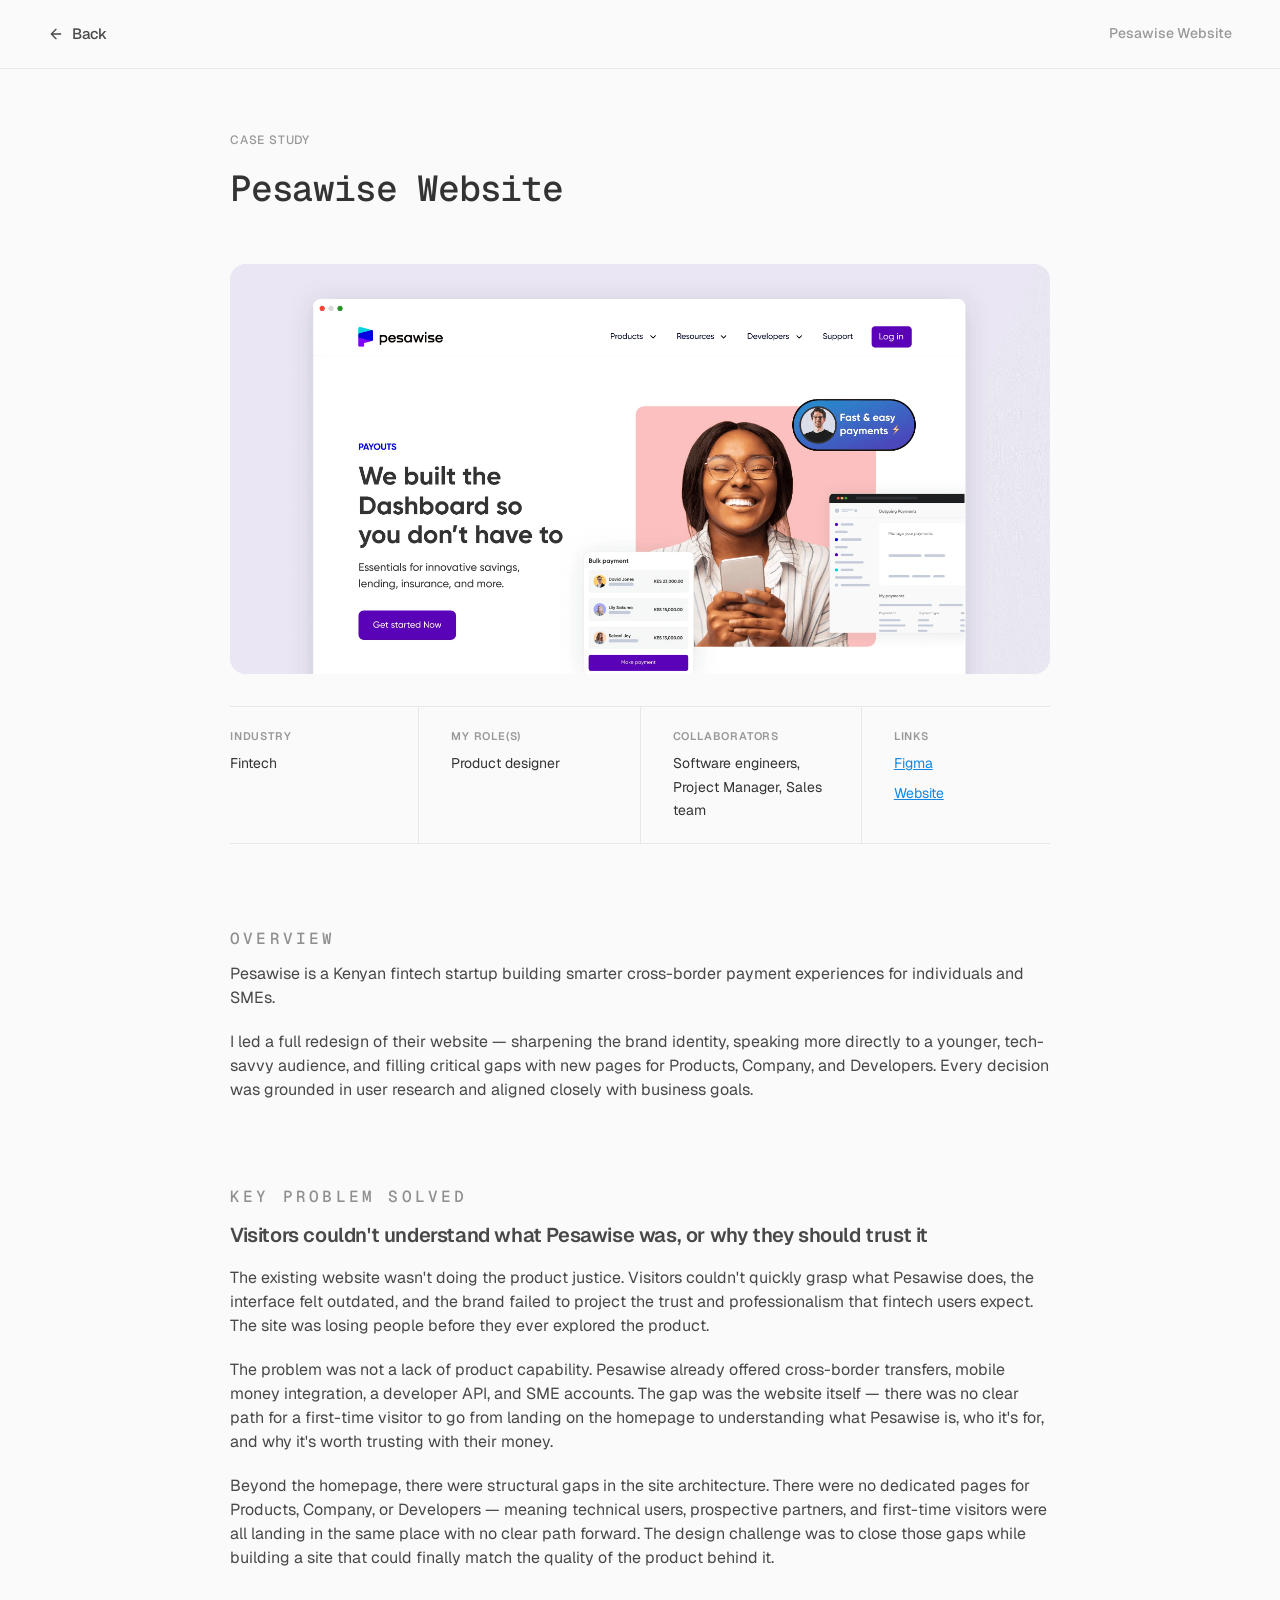
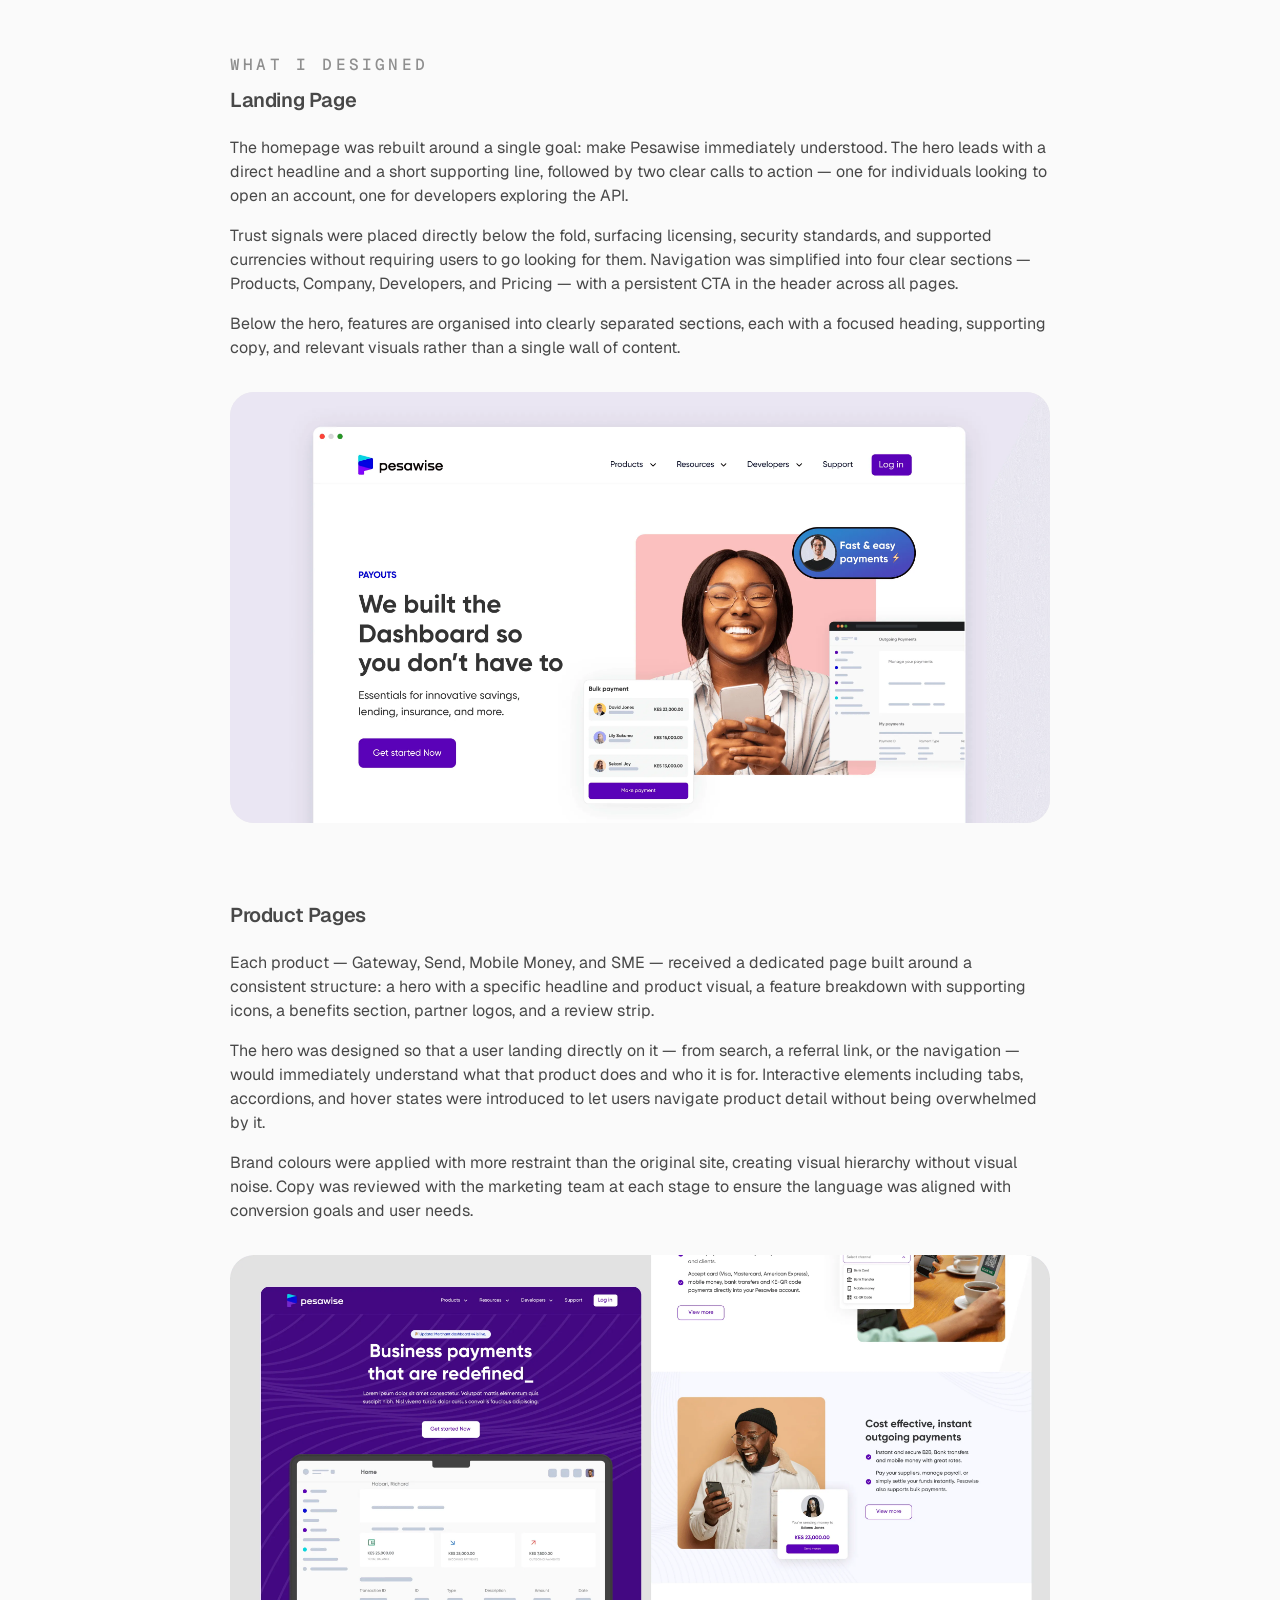
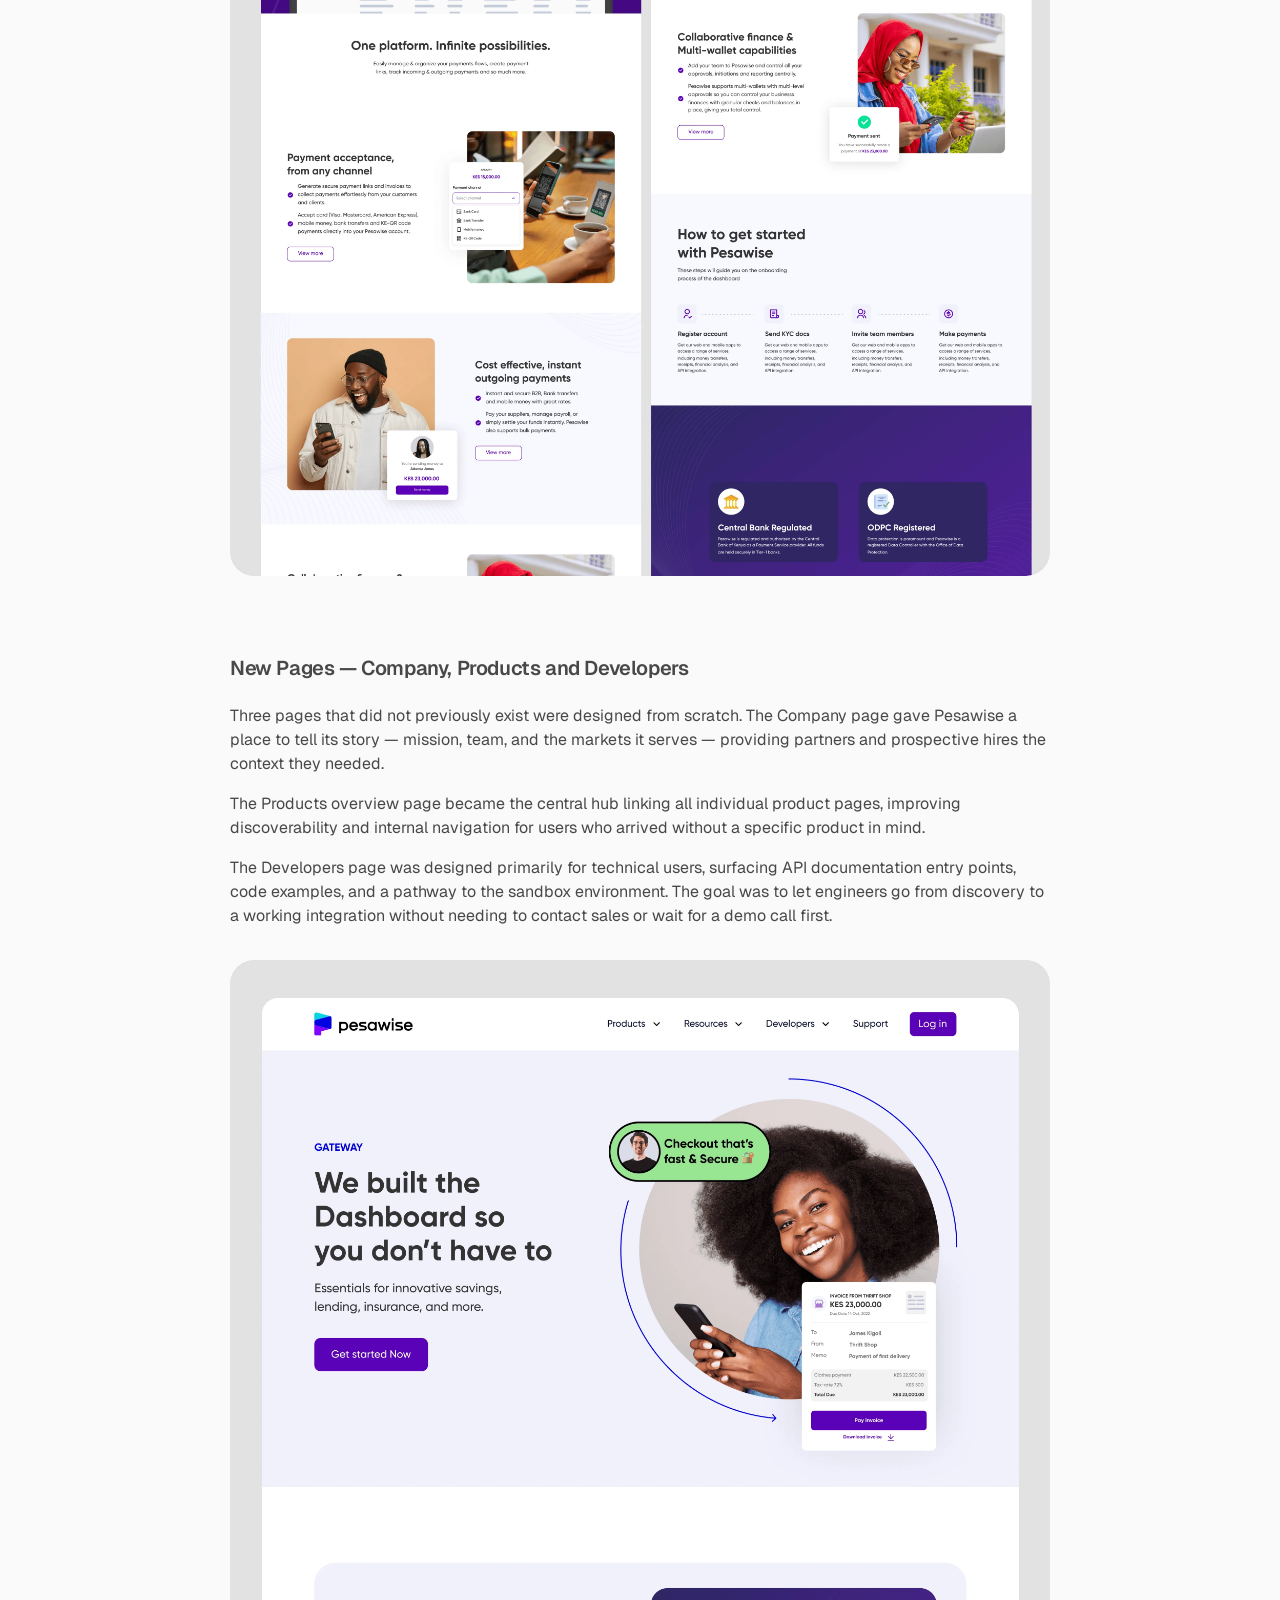
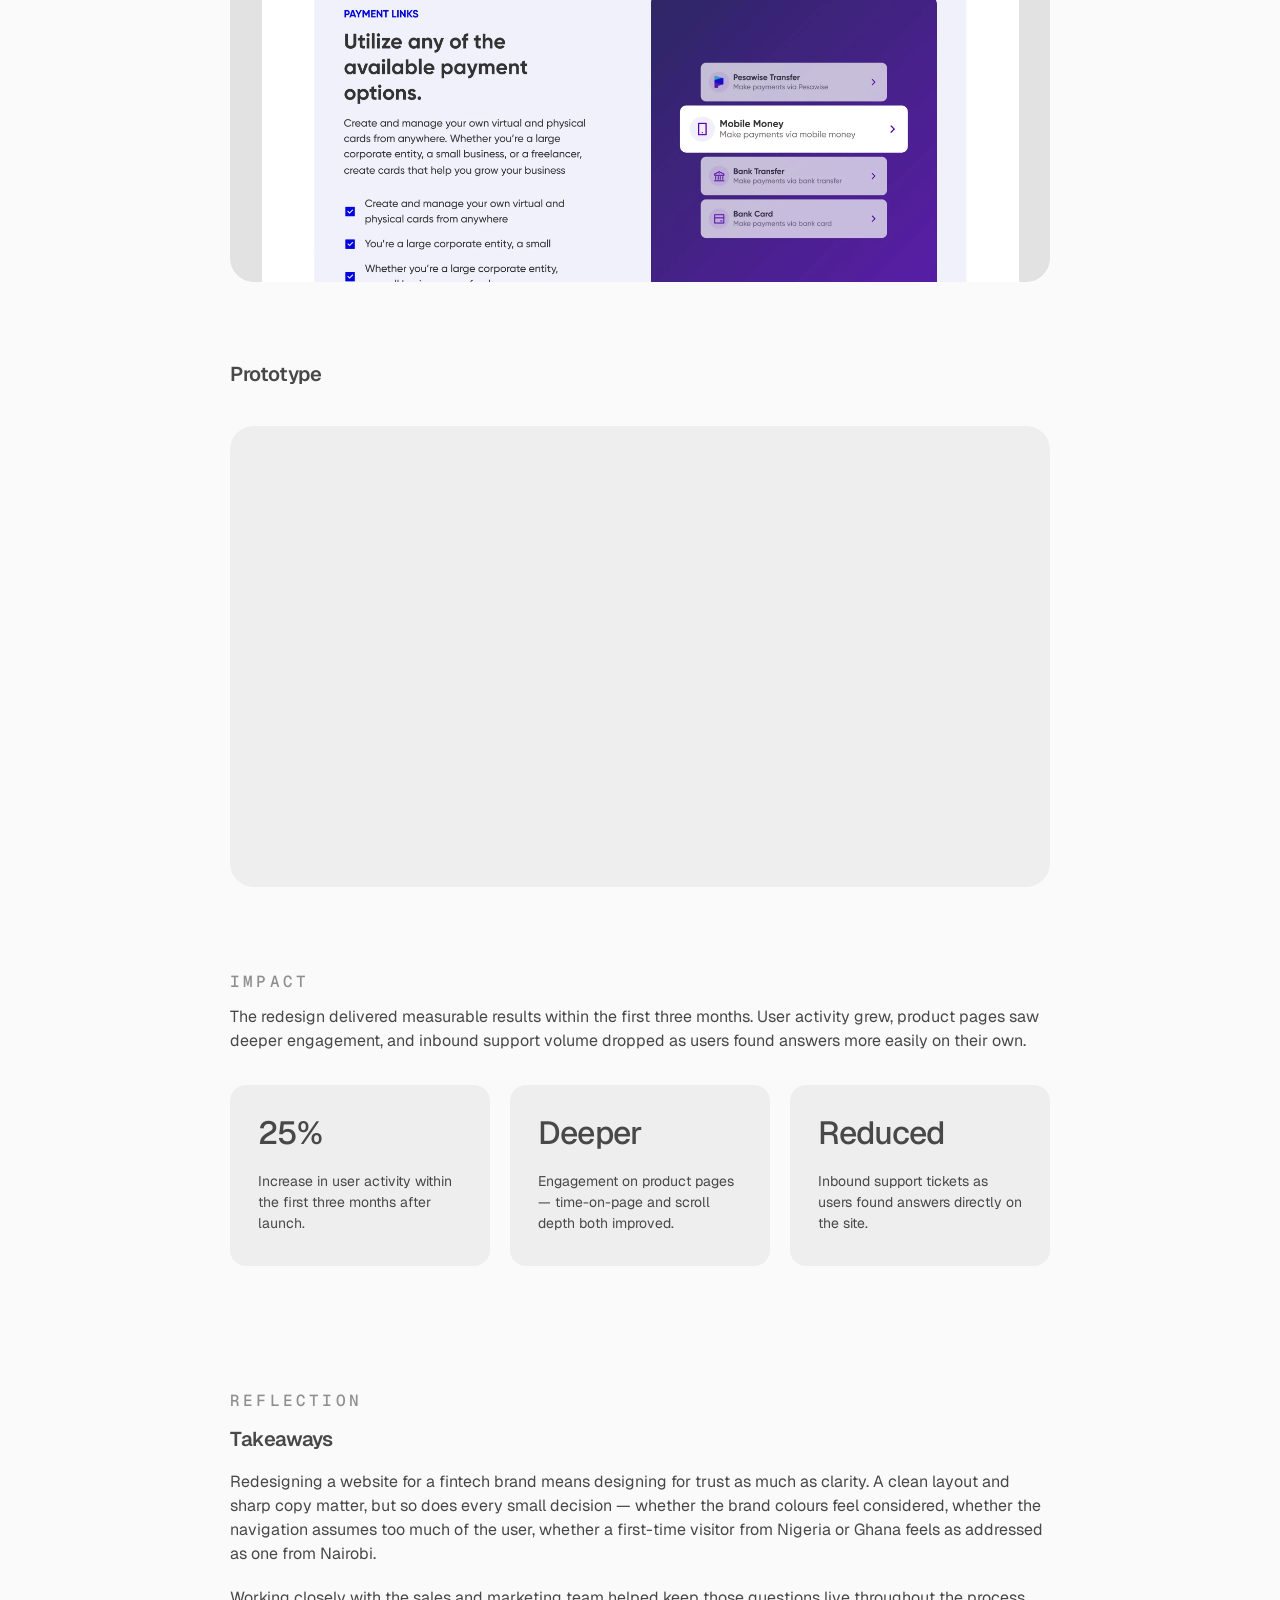
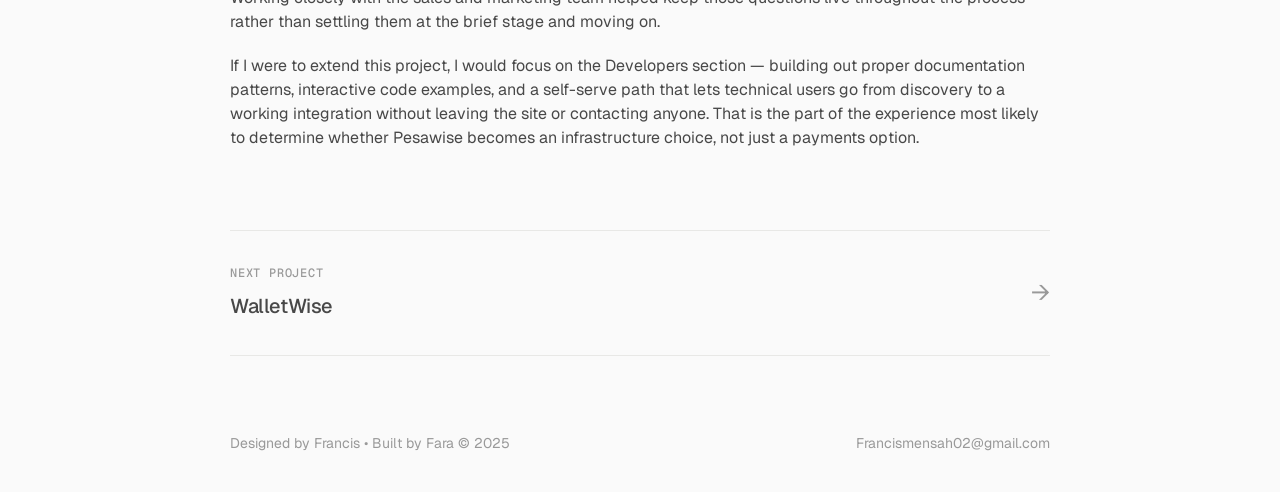
<file: pesawise-website.html>
<!DOCTYPE html>
<html lang="en">
<head>
  <meta charset="UTF-8" />
  <link rel="icon" type="image/png" href="me/logo.png" />
  <meta name="viewport" content="width=device-width, initial-scale=1.0" />
  <title>Pesawise Website — Francis Mensah</title>
  <script src="theme.js"></script>
  <link rel="preconnect" href="https://fonts.googleapis.com" />
  <link rel="preconnect" href="https://fonts.gstatic.com" crossorigin />
  <link href="https://fonts.googleapis.com/css2?family=Geist:wght@300;400;500;600;700;800&family=Geist+Mono:wght@400;500;600;700&display=swap" rel="stylesheet" />
  <style>
    *, *::before, *::after { box-sizing: border-box; margin: 0; padding: 0; }

    :root {
      --bg: #fafafa;
      --card: #eeeeee;
      --border: #e8e8e6;
      --text-primary: #333333;
      --text-framer: #484848;
      --text-secondary: #6b6b6b;
      --text-muted: #999999;
    }

    html {
      width: 100%;
      max-width: 100%;
      overflow-x: clip;
      scroll-behavior: smooth;
    }

    body {
      width: 100%;
      max-width: 100%;
      overflow-x: clip;
      background: var(--bg);
      color: var(--text-primary);
      font-family: "Geist", -apple-system, BlinkMacSystemFont, sans-serif;
      font-size: 16px;
      line-height: 1.7;
      -webkit-font-smoothing: antialiased;
    }

    img { max-width: 100%; }
    main, section { max-width: 100%; overflow-x: clip; }

    nav {
      position: sticky;
      top: 0;
      z-index: 100;
      display: flex;
      align-items: center;
      justify-content: space-between;
      padding: 22px 48px;
      border-bottom: 1px solid var(--border);
      background: rgba(250, 250, 250, 0.88);
      backdrop-filter: blur(12px);
      -webkit-backdrop-filter: blur(12px);
    }

    .nav-back {
      display: inline-flex;
      align-items: center;
      gap: 8px;
      color: var(--text-framer);
      font-size: 15px;
      font-weight: 500;
      line-height: 24px;
      text-decoration: none;
      transition: opacity 0.15s ease;
    }

    .nav-back:hover { opacity: 0.72; }
    .nav-back svg { width: 16px; height: 16px; }

    .nav-title {
      color: var(--text-muted);
      font-size: 14px;
      font-weight: 500;
    }

    .container {
      width: 100%;
      max-width: 900px;
      margin: 0 auto;
      padding: 0 40px;
    }

    section { padding: 40px 0; }
    .hero { padding: 56px 0 40px; }

    .hero-tag {
      display: inline-block;
      margin-bottom: 20px;
      color: var(--text-muted);
      font-size: 12px;
      font-weight: 500;
      letter-spacing: 0.8px;
      text-transform: uppercase;
    }

    .hero-title {
      margin-bottom: 40px;
      color: var(--text-primary);
      font-family: "Geist Mono", "Geist", monospace;
      font-size: clamp(28px, 4vw, 36px);
      font-weight: 500;
      letter-spacing: -1.2px;
      line-height: 1.05;
    }

    .hero-image {
      width: 100%;
      aspect-ratio: 16 / 8;
      margin-top: 56px;
      overflow: hidden;
      border-radius: 16px;
      background: #e8f0f4;
    }

    .hero-image img,
    .case-image img,
    .process-layer-image {
      display: block;
      width: 100%;
      height: 100%;
      object-fit: cover;
      object-position: center top;
    }

    .meta-row {
      display: flex;
      flex-wrap: wrap;
      border-top: 1px solid var(--border);
      border-bottom: 1px solid var(--border);
      margin-top: 32px;
    }

    .meta-item {
      flex: 1;
      min-width: 140px;
      padding: 20px 32px 20px 0;
      border-right: 1px solid var(--border);
    }

    .meta-item:not(:first-child) { padding-left: 32px; }
    .meta-item:last-child { border-right: 0; padding-right: 0; }

    .meta-label {
      margin-bottom: 6px;
      color: var(--text-muted);
      font-size: 11px;
      font-weight: 600;
      letter-spacing: 0.8px;
      text-transform: uppercase;
    }

    .meta-value {
      color: var(--text-primary);
      font-size: 14px;
      font-weight: 400;
    }

    .meta-links {
      display: flex;
      flex-direction: column;
      gap: 6px;
    }

    .meta-link {
      width: fit-content;
      color: #1587e2;
      font-size: 14px;
      text-decoration: underline;
      transition: opacity 0.15s ease;
    }

    .meta-link:hover { opacity: 0.72; }

    .section-label {
      margin-bottom: 8px;
      color: rgba(72, 72, 72, 0.6);
      font-family: "Geist Mono", "Geist", monospace;
      font-size: 16px;
      font-weight: 500;
      letter-spacing: 0.2em;
      line-height: 30px;
      text-transform: uppercase;
    }

    .section-sublabel {
      margin-bottom: 16px;
      color: var(--text-framer);
      font-size: 20px;
      font-weight: 600;
      letter-spacing: -0.4px;
      line-height: 30px;
    }

    .body-text,
    .reflection-block {
      display: flex;
      flex-direction: column;
      gap: 20px;
      min-width: 0;
      max-width: 100%;
    }

    .body-text p,
    .reflection-block p {
      color: var(--text-framer);
      font-size: 16px;
      line-height: 24px;
      overflow-wrap: anywhere;
      word-break: break-word;
    }

    .body-text strong { color: var(--text-framer); font-weight: 500; }

    .process-list {
      display: flex;
      flex-direction: column;
      gap: 80px;
    }

    .process-layer {
      display: flex;
      flex-direction: column;
      gap: 24px;
    }

    .process-layer-title {
      color: var(--text-framer);
      font-size: 20px;
      font-weight: 600;
      letter-spacing: -0.4px;
      line-height: 24px;
    }

    .process-layer-content {
      display: flex;
      flex-direction: column;
      gap: 16px;
      min-width: 0;
      max-width: 100%;
    }

    .process-layer-text {
      color: var(--text-framer);
      font-size: 16px;
      line-height: 24px;
      overflow-wrap: anywhere;
      word-break: break-word;
    }

    .process-layer-image {
      height: auto;
      margin-top: 16px;
      border-radius: 24px;
      background: var(--card);
    }

    .impact-copy {
      margin-bottom: 32px;
      color: var(--text-framer);
      font-size: 16px;
      line-height: 24px;
    }

    .impact-grid {
      display: grid;
      grid-template-columns: repeat(3, 1fr);
      gap: 20px;
      margin-bottom: 40px;
    }

    .impact-item {
      display: flex;
      min-height: 170px;
      flex-direction: column;
      justify-content: center;
      gap: 22px;
      padding: 32px 28px;
      border-radius: 16px;
      background: var(--card);
    }

    .impact-number {
      color: var(--text-framer);
      font-size: 32px;
      font-weight: 500;
      letter-spacing: -0.8px;
      line-height: 1;
    }

    .impact-label {
      color: var(--text-framer);
      font-size: 14px;
      line-height: 1.5;
    }

    .next-project {
      display: flex;
      align-items: center;
      justify-content: space-between;
      padding: 32px 0;
      border-top: 1px solid var(--border);
      border-bottom: 1px solid var(--border);
      color: inherit;
      text-decoration: none;
      transition: opacity 0.15s ease;
    }

    .next-project:hover { opacity: 0.72; }

    .next-label {
      margin-bottom: 6px;
      color: var(--text-muted);
      font-family: "Geist Mono", "Geist", monospace;
      font-size: 12px;
      font-weight: 500;
      letter-spacing: 0.8px;
      text-transform: uppercase;
    }

    .next-title {
      color: var(--text-framer);
      font-size: 20px;
      font-weight: 500;
      letter-spacing: -0.4px;
    }

    .next-arrow {
      color: var(--text-muted);
      font-size: 24px;
    }

    footer { padding: 36px 0; }

    .footer-inner {
      display: flex;
      align-items: center;
      justify-content: space-between;
      gap: 12px;
      flex-wrap: wrap;
    }

    .footer-credit,
    .footer-email {
      color: var(--text-muted);
      font-size: 14px;
      text-decoration: none;
    }

    .footer-email:hover { color: var(--text-secondary); }

    @media (max-width: 680px) {
      nav { padding: 18px 20px; }
      .nav-title { display: none; }
      .container {
        width: min(calc(100% - 40px), 350px);
        max-width: 350px;
        margin-left: 20px;
        margin-right: 20px;
        padding: 0;
      }
      .hero { padding: 48px 0 40px; }
      section { padding: 32px 0; }
      .hero-image { margin-top: 40px; }
      .meta-row { flex-direction: column; }
      .meta-item {
        border-right: 0;
        border-bottom: 1px solid var(--border);
        padding: 16px 0;
      }
      .meta-item:not(:first-child) { padding-left: 0; }
      .meta-item:last-child { border-bottom: 0; }
      .process-list { gap: 56px; }
      .process-layer-image { border-radius: 18px; }
      .impact-grid { grid-template-columns: repeat(2, 1fr); }
      .footer-inner {
        flex-direction: column;
        align-items: flex-start;
      }
    }

    @media (max-width: 520px) {
      .impact-grid { grid-template-columns: 1fr; }
    }
  </style>
  <link rel="stylesheet" href="theme.css" />
  <script src="posthog.js"></script>
  <script>
    posthog.init('phc_viVKBQneVFAckTTDWg3SQBKJx4jW6d2sC4XVUhUvrPCt', { api_host: 'https://us.i.posthog.com', defaults: '2026-01-30' });
  </script>
</head>
<body>
  <nav>
    <a href="index.html" class="nav-back">
      <svg viewBox="0 0 24 24" fill="none" stroke="currentColor" stroke-width="2" stroke-linecap="round" stroke-linejoin="round" aria-hidden="true">
        <path d="M19 12H5M12 5l-7 7 7 7" />
      </svg>
      Back
    </a>
    <span class="nav-title">Pesawise Website</span>
  </nav>

  <main>
    <section class="hero">
      <div class="container">
        <span class="hero-tag">Case Study</span>
        <h1 class="hero-title">Pesawise Website</h1>

        <div class="hero-image">
          <img src="images/pesawise-website-hero.webp" alt="Pesawise Website"  loading="lazy"/>
        </div>

        <div class="meta-row">
          <div class="meta-item">
            <p class="meta-label">Industry</p>
            <p class="meta-value">Fintech</p>
          </div>
          <div class="meta-item">
            <p class="meta-label">My role(s)</p>
            <p class="meta-value">Product designer</p>
          </div>
          <div class="meta-item">
            <p class="meta-label">Collaborators</p>
            <p class="meta-value">Software engineers, Project Manager, Sales team</p>
          </div>
          <div class="meta-item">
            <p class="meta-label">Links</p>
            <div class="meta-links">
              <a href="https://www.figma.com/design/akii6855KYZNmwADBSWK7p/Pesawise-website--redesign?node-id=2001-43998&t=ZlgA7JsYoQZ0kMiE-1" target="_blank" rel="noopener" class="meta-link">Figma</a>
              <a href="https://pesawise.com/" target="_blank" rel="noopener" class="meta-link">Website</a>
            </div>
          </div>
        </div>
      </div>
    </section>

    <section>
      <div class="container">
        <p class="section-label">Overview</p>
        <div class="body-text">
          <p>Pesawise is a Kenyan fintech startup building smarter cross-border payment experiences for individuals and SMEs.</p>
          <p>I led a full redesign of their website — sharpening the brand identity, speaking more directly to a younger, tech-savvy audience, and filling critical gaps with new pages for Products, Company, and Developers. Every decision was grounded in user research and aligned closely with business goals.</p>
        </div>
      </div>
    </section>

    <section>
      <div class="container">
        <p class="section-label">Key Problem Solved</p>
        <p class="section-sublabel">Visitors couldn't understand what Pesawise was, or why they should trust it</p>
        <div class="body-text">
          <p>The existing website wasn't doing the product justice. Visitors couldn't quickly grasp what Pesawise does, the interface felt outdated, and the brand failed to project the trust and professionalism that fintech users expect. The site was losing people before they ever explored the product.</p>
          <p>The problem was not a lack of product capability. Pesawise already offered cross-border transfers, mobile money integration, a developer API, and SME accounts. The gap was the website itself — there was no clear path for a first-time visitor to go from landing on the homepage to understanding what Pesawise is, who it's for, and why it's worth trusting with their money.</p>
          <p>Beyond the homepage, there were structural gaps in the site architecture. There were no dedicated pages for Products, Company, or Developers — meaning technical users, prospective partners, and first-time visitors were all landing in the same place with no clear path forward. The design challenge was to close those gaps while building a site that could finally match the quality of the product behind it.</p>
        </div>
      </div>
    </section>

    <section id="process">
      <div class="container">
        <p class="section-label">What I Designed</p>
        <div class="process-list">

          <div class="process-layer">
            <h3 class="process-layer-title">Landing Page</h3>
            <div class="process-layer-content">
              <p class="process-layer-text">The homepage was rebuilt around a single goal: make Pesawise immediately understood. The hero leads with a direct headline and a short supporting line, followed by two clear calls to action — one for individuals looking to open an account, one for developers exploring the API.</p>
              <p class="process-layer-text">Trust signals were placed directly below the fold, surfacing licensing, security standards, and supported currencies without requiring users to go looking for them. Navigation was simplified into four clear sections — Products, Company, Developers, and Pricing — with a persistent CTA in the header across all pages.</p>
              <p class="process-layer-text">Below the hero, features are organised into clearly separated sections, each with a focused heading, supporting copy, and relevant visuals rather than a single wall of content.</p>
              <img class="process-layer-image" src="images/pesawise-website-hero.webp" alt="Landing Page" />
            </div>
          </div>

          <div class="process-layer">
            <h3 class="process-layer-title">Product Pages</h3>
            <div class="process-layer-content">
              <p class="process-layer-text">Each product — Gateway, Send, Mobile Money, and SME — received a dedicated page built around a consistent structure: a hero with a specific headline and product visual, a feature breakdown with supporting icons, a benefits section, partner logos, and a review strip.</p>
              <p class="process-layer-text">The hero was designed so that a user landing directly on it — from search, a referral link, or the navigation — would immediately understand what that product does and who it is for. Interactive elements including tabs, accordions, and hover states were introduced to let users navigate product detail without being overwhelmed by it.</p>
              <p class="process-layer-text">Brand colours were applied with more restraint than the original site, creating visual hierarchy without visual noise. Copy was reviewed with the marketing team at each stage to ensure the language was aligned with conversion goals and user needs.</p>
              <img class="process-layer-image" src="images/pesawise-website-product-pages.webp" alt="Product Pages" />
            </div>
          </div>

          <div class="process-layer">
            <h3 class="process-layer-title">New Pages — Company, Products and Developers</h3>
            <div class="process-layer-content">
              <p class="process-layer-text">Three pages that did not previously exist were designed from scratch. The Company page gave Pesawise a place to tell its story — mission, team, and the markets it serves — providing partners and prospective hires the context they needed.</p>
              <p class="process-layer-text">The Products overview page became the central hub linking all individual product pages, improving discoverability and internal navigation for users who arrived without a specific product in mind.</p>
              <p class="process-layer-text">The Developers page was designed primarily for technical users, surfacing API documentation entry points, code examples, and a pathway to the sandbox environment. The goal was to let engineers go from discovery to a working integration without needing to contact sales or wait for a demo call first.</p>
              <img class="process-layer-image" src="images/pesawise-website-new-pages.webp" alt="New Pages" />
            </div>
          </div>

          <div class="process-layer">
            <h3 class="process-layer-title">Prototype</h3>
            <div class="process-layer-content">
              <div style="position:relative; padding-bottom:56.25%; height:0; overflow:hidden; border-radius:24px; margin-top:16px; background:var(--card);">
                <iframe src="https://www.loom.com/embed/f0e86edd15c2446da5c1ef9d2d2db8af?sid=b0c2f808-1eee-45e3-a9a7-c37b4311bde7" frameborder="0" webkitallowfullscreen mozallowfullscreen allowfullscreen style="position:absolute; top:0; left:0; width:100%; height:100%;"></iframe>
              </div>
            </div>
          </div>

        </div>
      </div>
    </section>

    <section id="impact">
      <div class="container">
        <p class="section-label">Impact</p>
        <p class="impact-copy">The redesign delivered measurable results within the first three months. User activity grew, product pages saw deeper engagement, and inbound support volume dropped as users found answers more easily on their own.</p>
        <div class="impact-grid">
          <div class="impact-item">
            <span class="impact-number">25%</span>
            <span class="impact-label">Increase in user activity within the first three months after launch.</span>
          </div>
          <div class="impact-item">
            <span class="impact-number">Deeper</span>
            <span class="impact-label">Engagement on product pages — time-on-page and scroll depth both improved.</span>
          </div>
          <div class="impact-item">
            <span class="impact-number">Reduced</span>
            <span class="impact-label">Inbound support tickets as users found answers directly on the site.</span>
          </div>
        </div>
      </div>
    </section>

    <section>
      <div class="container">
        <p class="section-label">Reflection</p>
        <p class="section-sublabel">Takeaways</p>
        <div class="reflection-block">
          <p>Redesigning a website for a fintech brand means designing for trust as much as clarity. A clean layout and sharp copy matter, but so does every small decision — whether the brand colours feel considered, whether the navigation assumes too much of the user, whether a first-time visitor from Nigeria or Ghana feels as addressed as one from Nairobi.</p>
          <p>Working closely with the sales and marketing team helped keep those questions live throughout the process rather than settling them at the brief stage and moving on.</p>
          <p>If I were to extend this project, I would focus on the Developers section — building out proper documentation patterns, interactive code examples, and a self-serve path that lets technical users go from discovery to a working integration without leaving the site or contacting anyone. That is the part of the experience most likely to determine whether Pesawise becomes an infrastructure choice, not just a payments option.</p>
        </div>
      </div>
    </section>

    <section>
      <div class="container">
        <a href="walletwise.html" class="next-project">
          <div>
            <p class="next-label">NEXT PROJECT</p>
            <p class="next-title">WalletWise</p>
          </div>
          <span class="next-arrow">→</span>
        </a>
      </div>
    </section>
  </main>

  <footer>
    <div class="container footer-inner">
      <p class="footer-credit">Designed by Francis • Built by Fara ©️ 2025</p>
      <a href="mailto:Francismensah02@gmail.com" class="footer-email">Francismensah02@gmail.com</a>
    </div>
  </footer>
</body>
</html>
</file>
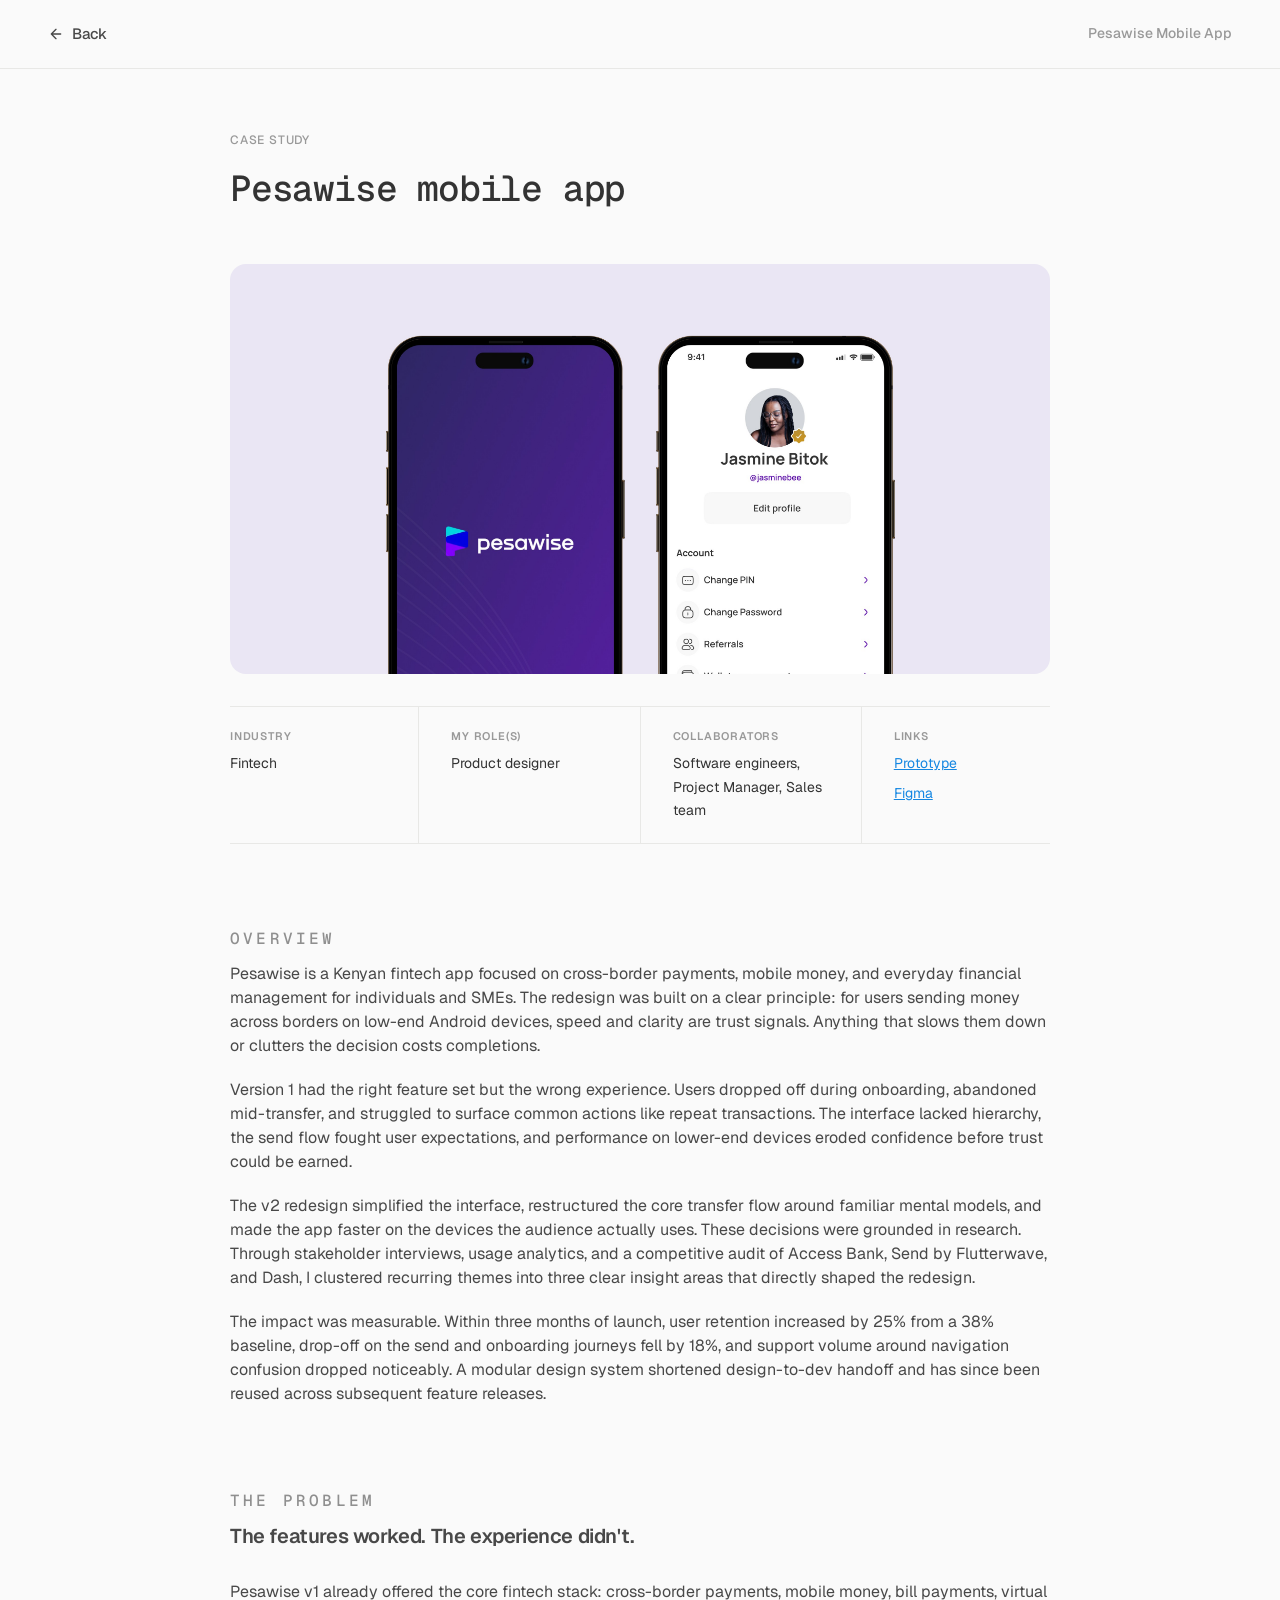
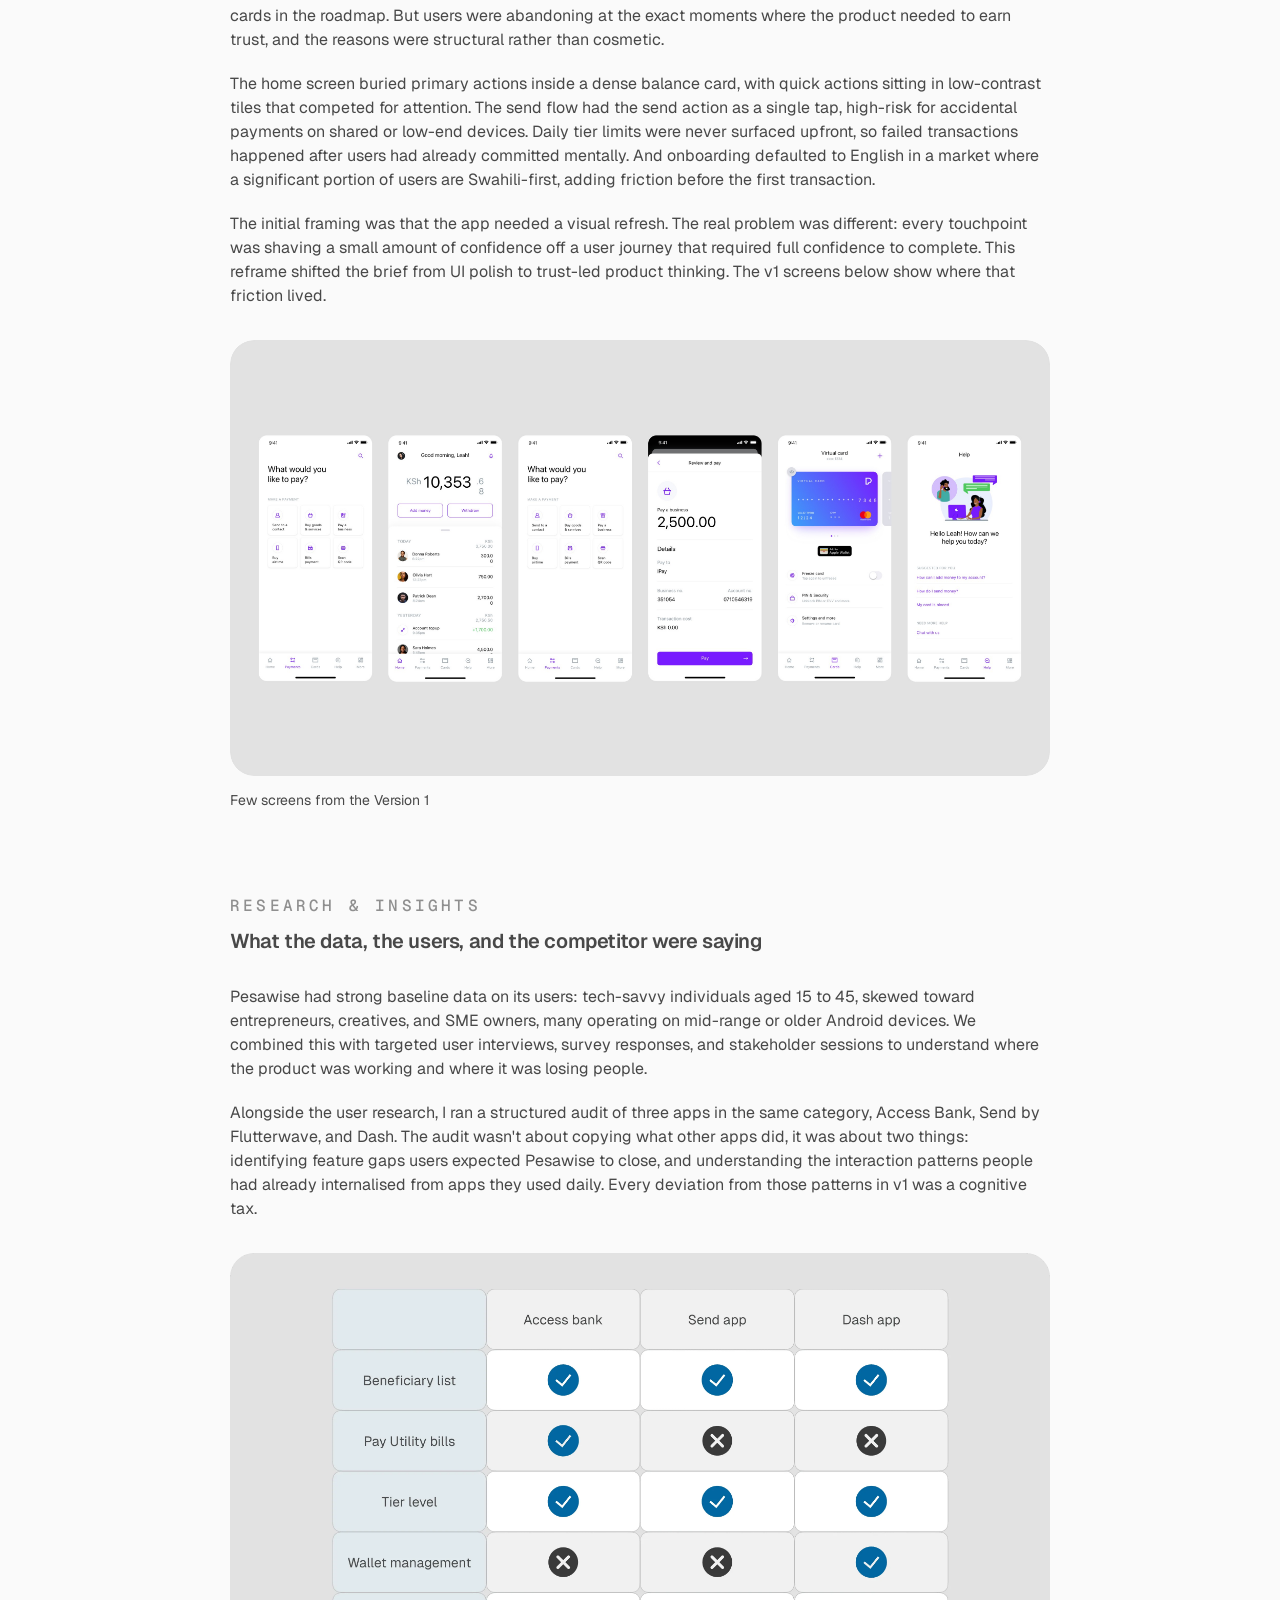
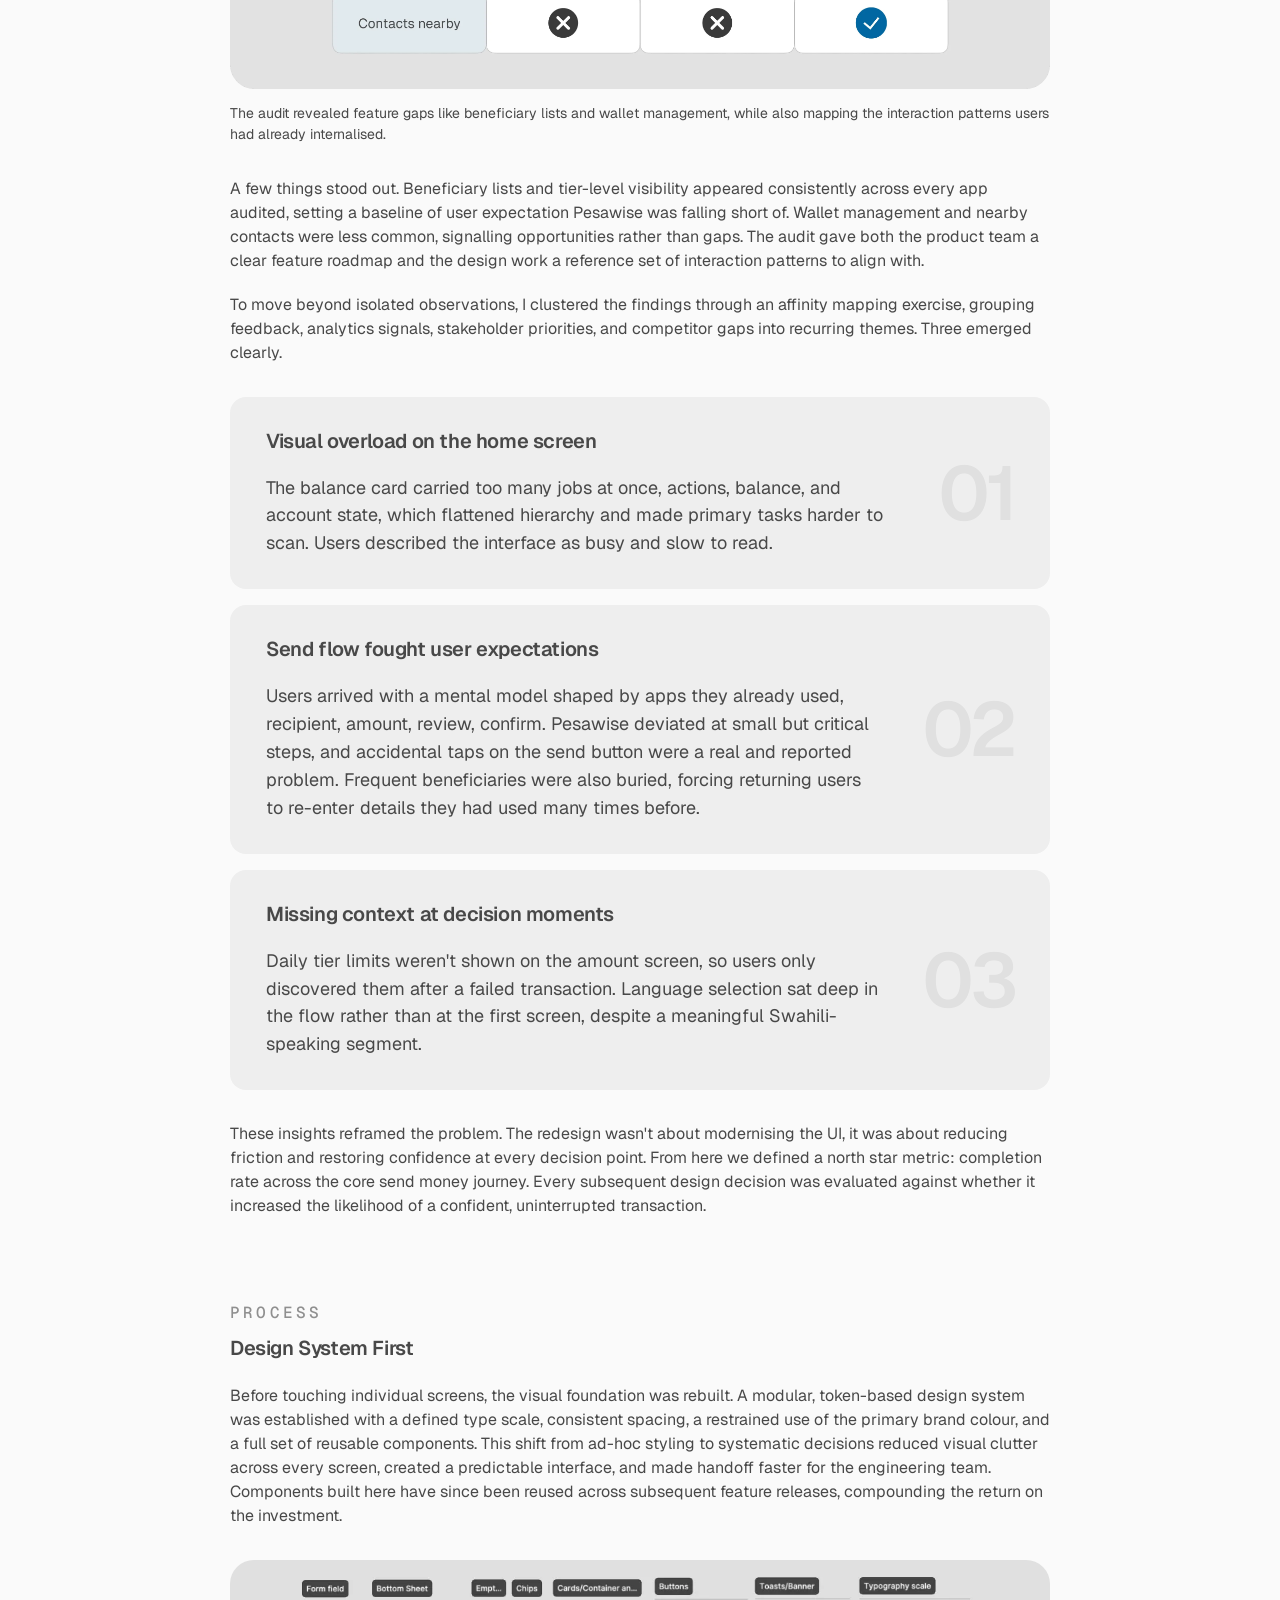
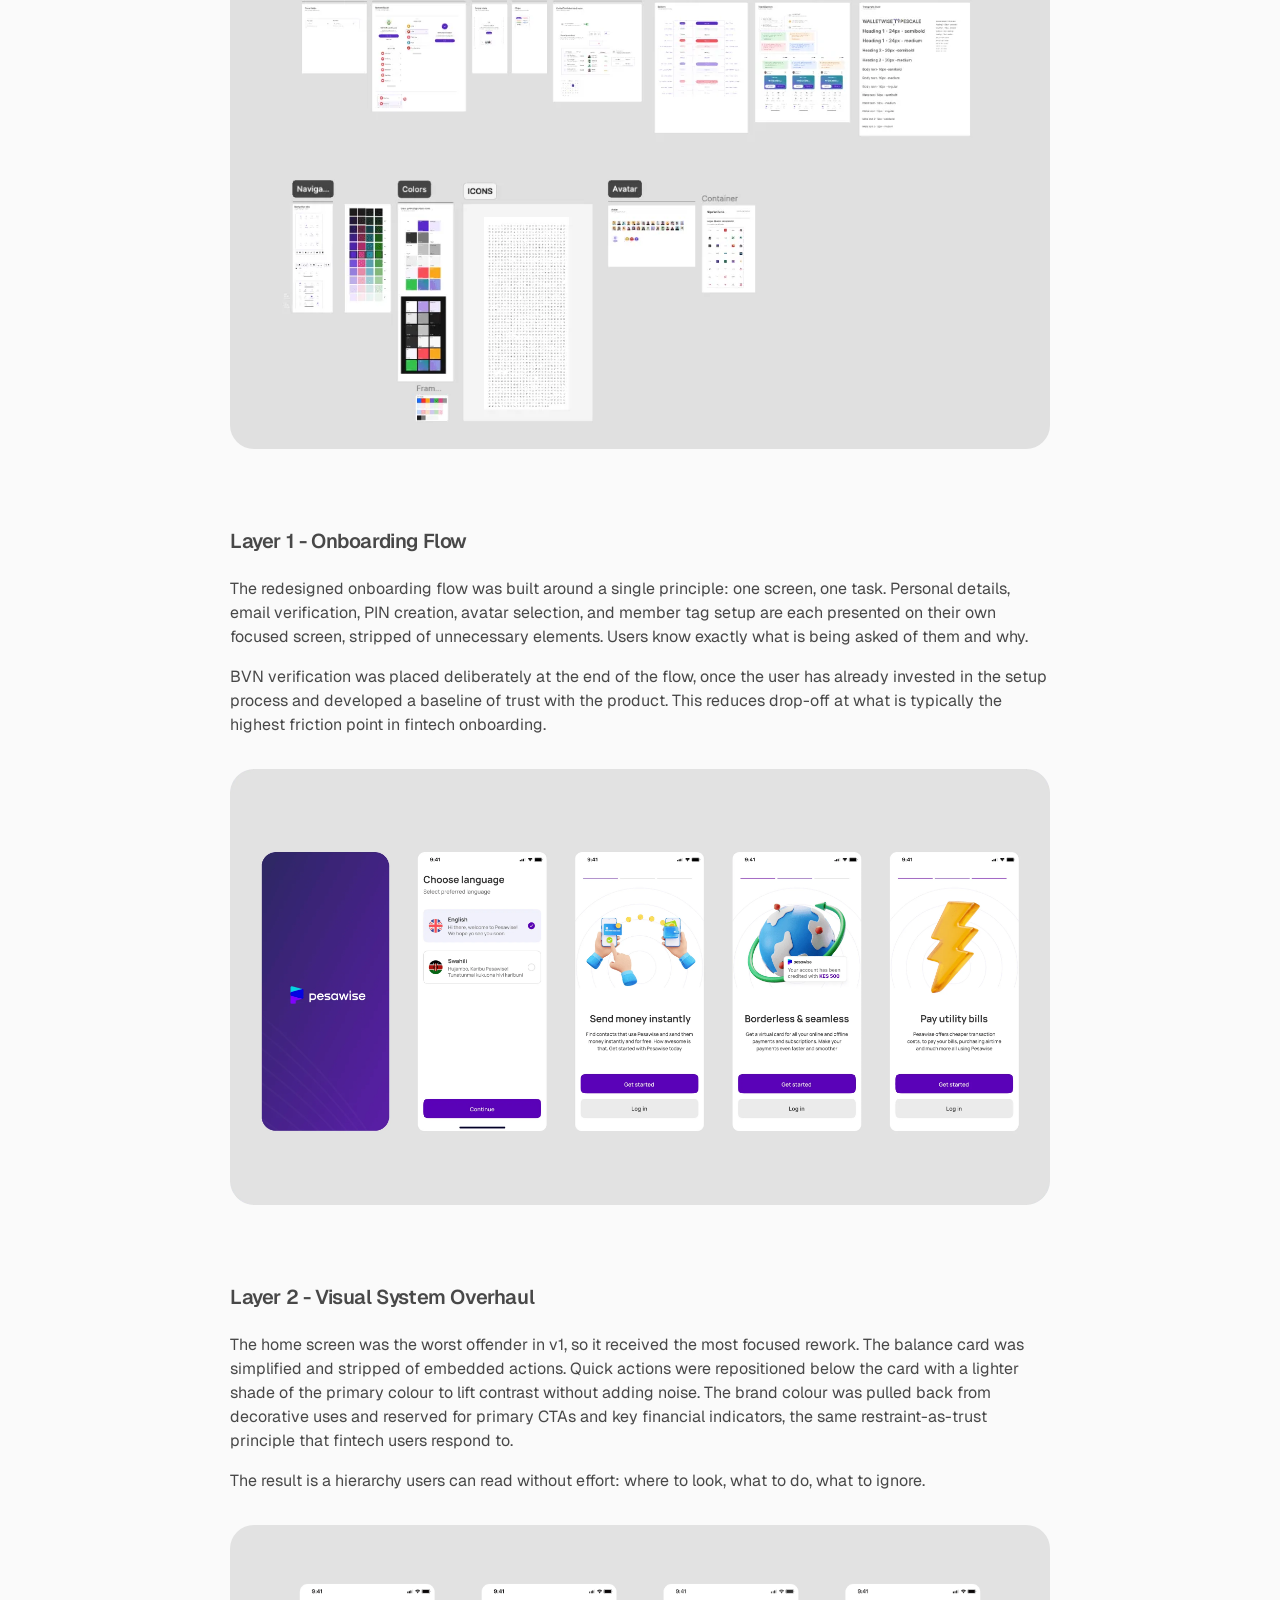
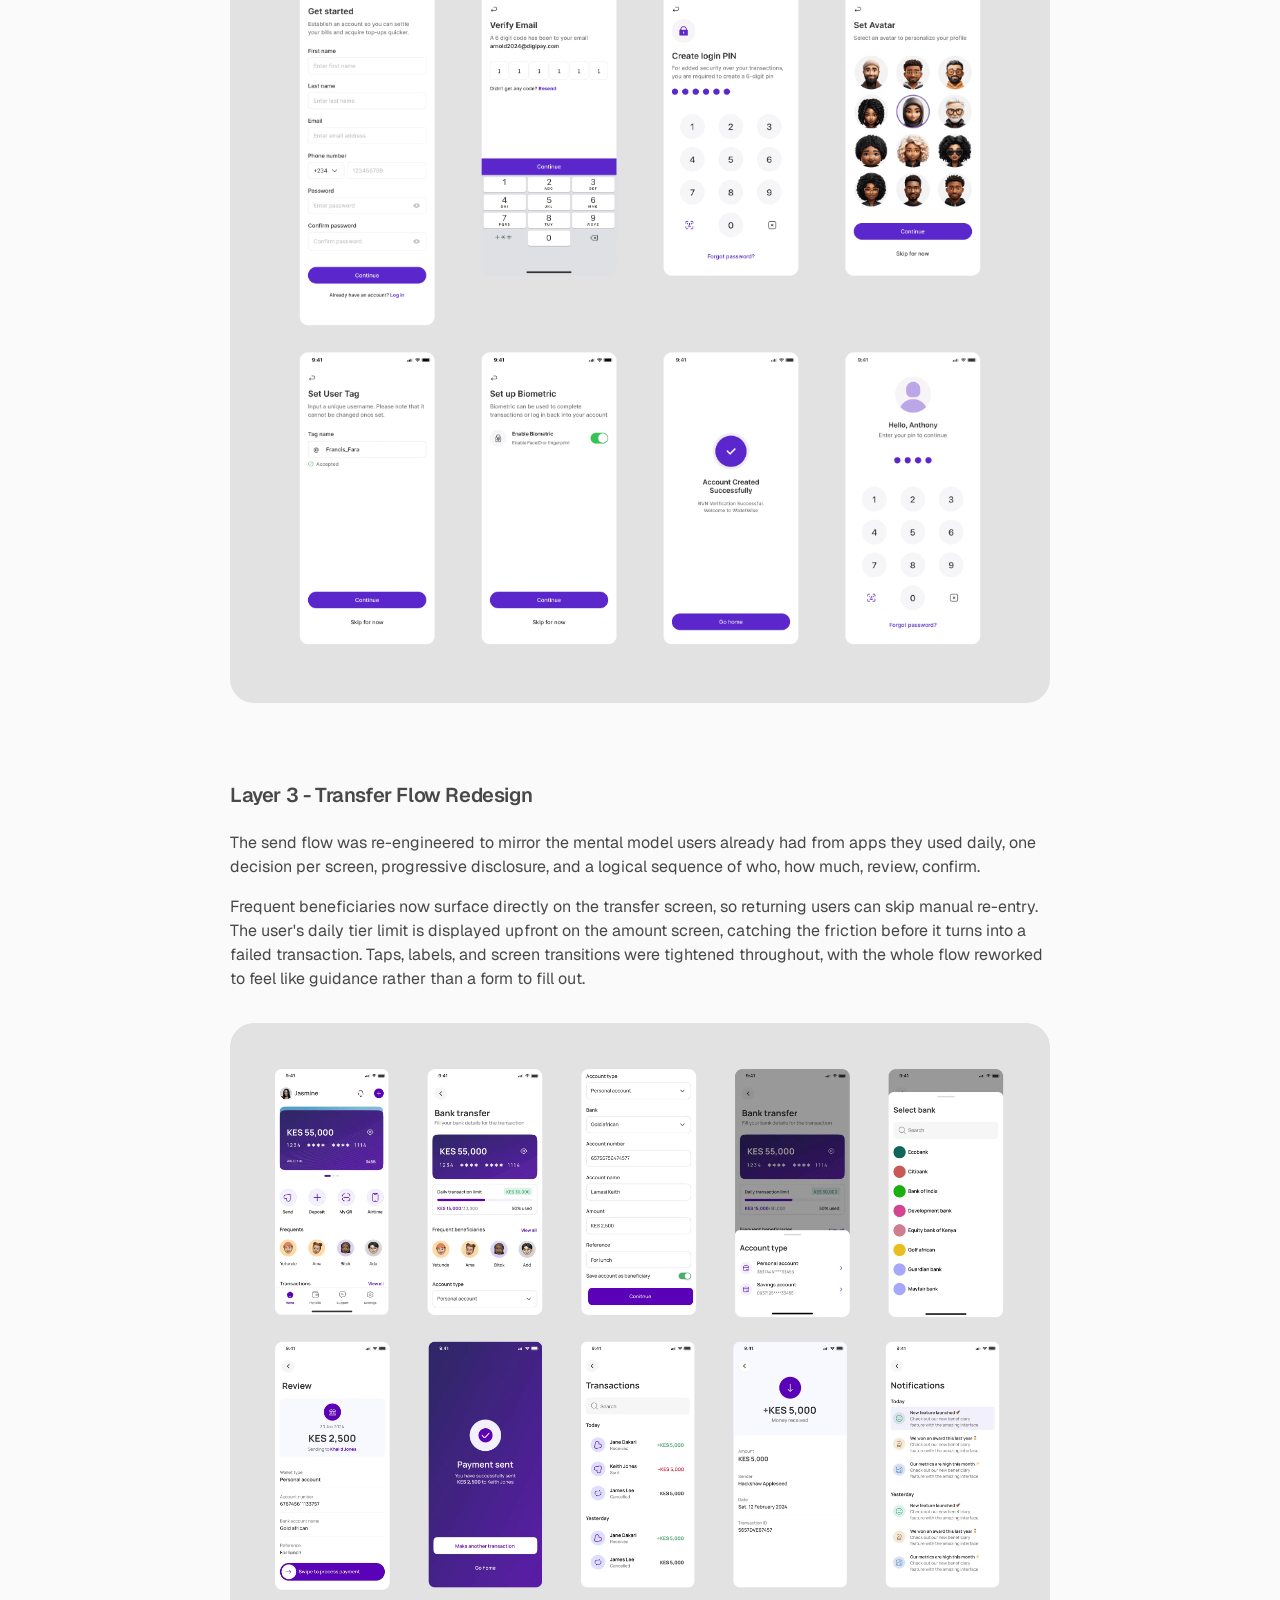
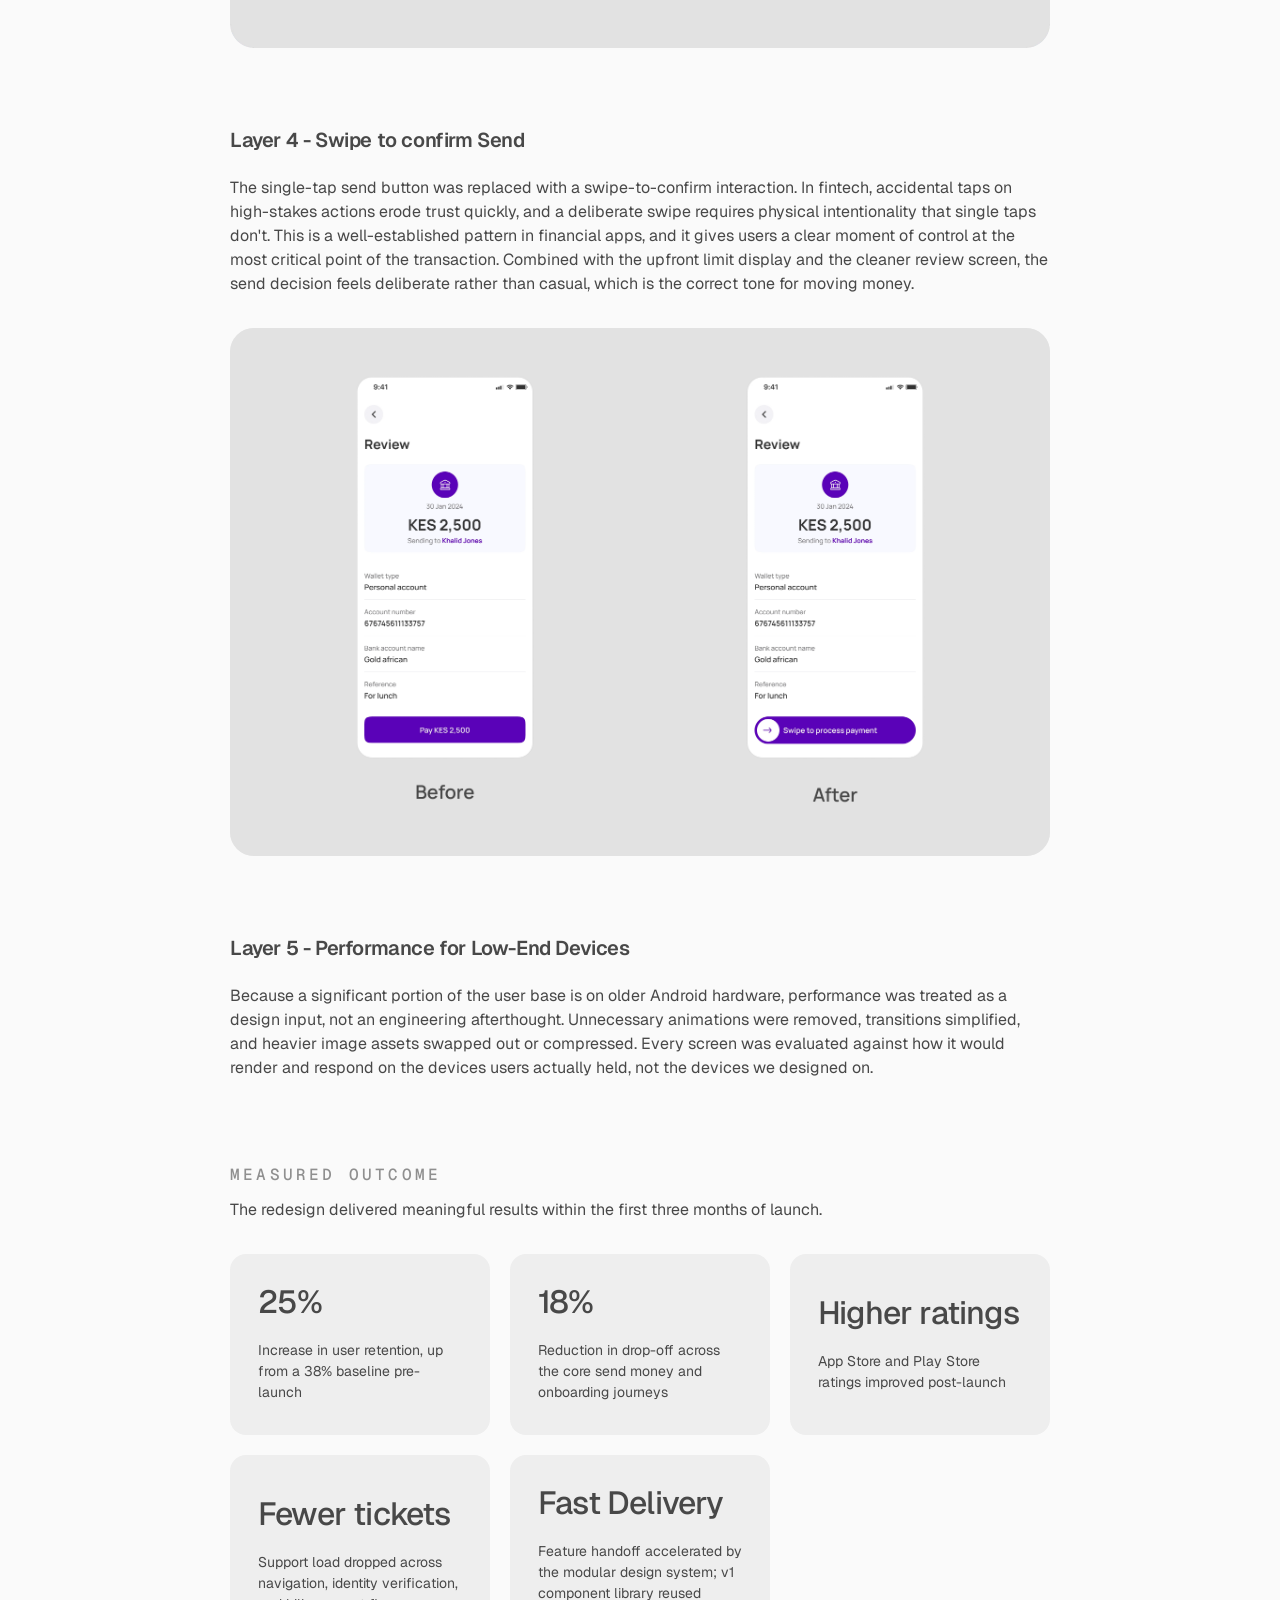
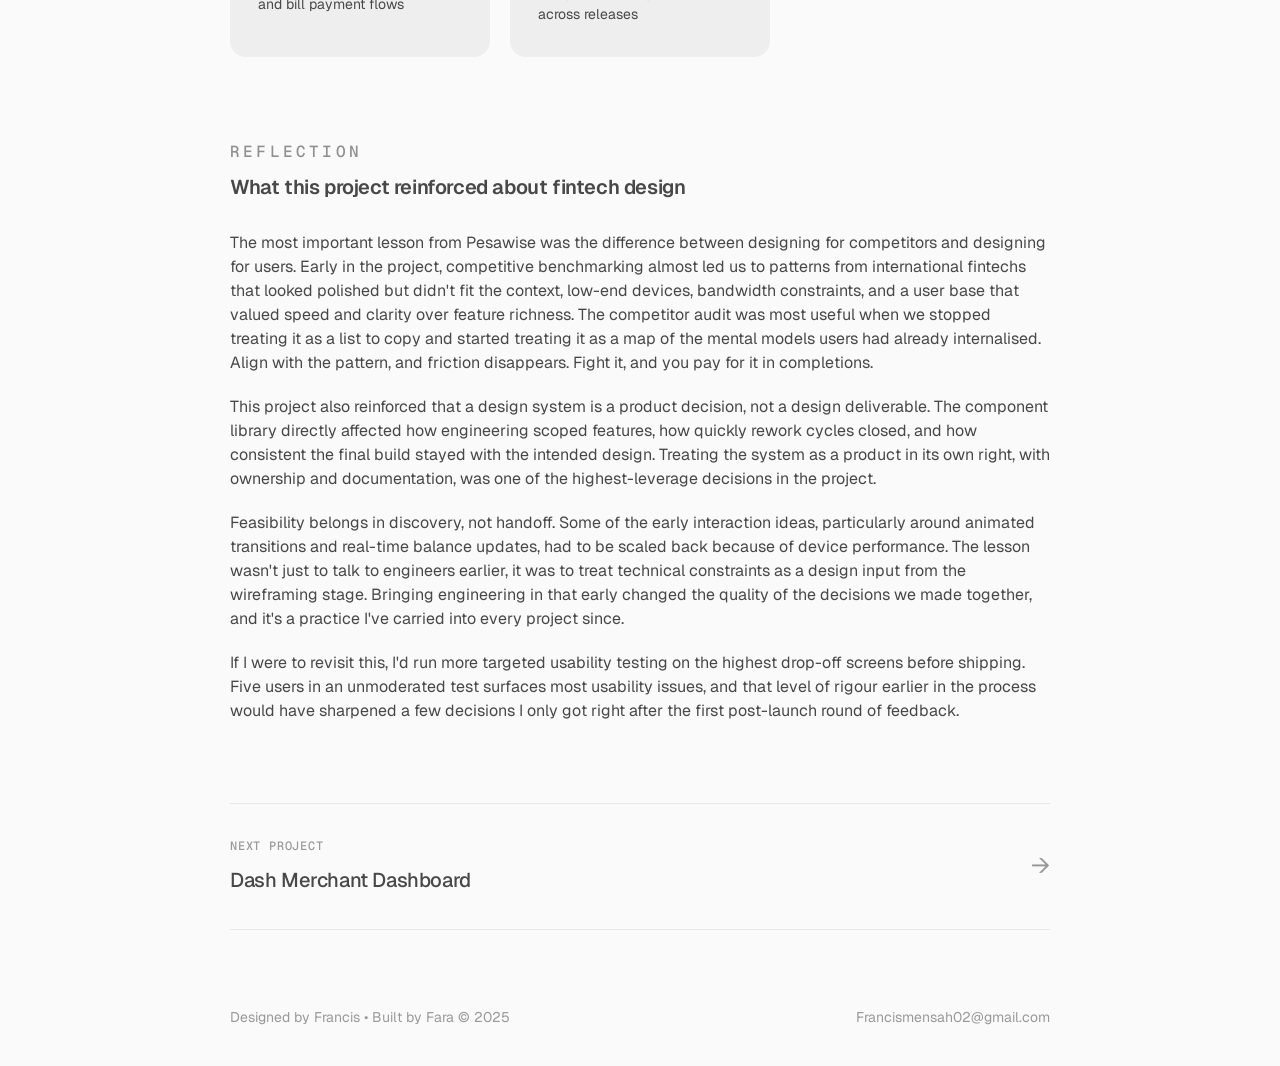
<file: pesawise.html>
<!DOCTYPE html>
<html lang="en">
<head>
  <meta charset="UTF-8" />
  <link rel="icon" type="image/png" href="me/logo.png" />
  <meta name="viewport" content="width=device-width, initial-scale=1.0" />
  <title>Pesawise mobile app — Francis Mensah</title>
  <script src="theme.js"></script>
  <link rel="preconnect" href="https://fonts.googleapis.com" />
  <link rel="preconnect" href="https://fonts.gstatic.com" crossorigin />
  <link href="https://fonts.googleapis.com/css2?family=Geist:wght@300;400;500;600;700;800&amp;family=Geist+Mono:wght@400;500;600;700&amp;display=swap" rel="stylesheet" />
  <style>
    *, *::before, *::after { box-sizing: border-box; margin: 0; padding: 0; }

    :root {
      --bg: #fafafa;
      --card: #eeeeee;
      --border: #e8e8e6;
      --text-primary: #333333;
      --text-framer: #484848;
      --text-secondary: #6b6b6b;
      --text-muted: #999999;
      --link: #1587e2;
    }

    html { scroll-behavior: smooth; }

    body {
      background: var(--bg);
      color: var(--text-primary);
      font-family: "Geist", -apple-system, BlinkMacSystemFont, sans-serif;
      font-size: 16px;
      line-height: 1.7;
      overflow-x: hidden;
      -webkit-font-smoothing: antialiased;
    }

    img { max-width: 100%; }

    nav {
      position: sticky;
      top: 0;
      z-index: 100;
      display: flex;
      align-items: center;
      justify-content: space-between;
      padding: 22px 48px;
      border-bottom: 1px solid var(--border);
      background: rgba(250, 250, 250, 0.88);
      backdrop-filter: blur(12px);
      -webkit-backdrop-filter: blur(12px);
    }

    .nav-back {
      display: inline-flex;
      align-items: center;
      gap: 8px;
      color: var(--text-framer);
      font-size: 15px;
      font-weight: 500;
      line-height: 24px;
      text-decoration: none;
      transition: opacity 0.15s ease;
    }

    .nav-back:hover { opacity: 0.72; }
    .nav-back svg { width: 16px; height: 16px; }

    .nav-title {
      color: var(--text-muted);
      font-size: 14px;
      font-weight: 500;
    }

    .container {
      width: 100%;
      max-width: 900px;
      margin: 0 auto;
      padding: 0 40px;
    }

    section { padding: 40px 0; }

    .hero { padding: 56px 0 40px; }

    .hero-tag {
      display: inline-block;
      margin-bottom: 20px;
      color: var(--text-muted);
      font-size: 12px;
      font-weight: 500;
      letter-spacing: 0.8px;
      text-transform: uppercase;
    }

    .hero-title {
      color: var(--text-primary);
      font-family: "Geist Mono", "Geist", monospace;
      font-size: clamp(28px, 4vw, 36px);
      font-weight: 500;
      letter-spacing: -1.2px;
      line-height: 1.05;
      margin-bottom: 40px;
    }

    .hero-image {
      width: 100%;
      aspect-ratio: 16 / 8;
      margin-top: 56px;
      overflow: hidden;
      border-radius: 16px;
      background: #e8e6f4;
    }

    .hero-image img,
    .case-image img,
    .process-layer-image {
      display: block;
      width: 100%;
      height: 100%;
      object-fit: cover;
      object-position: center;
    }

    .meta-row {
      display: flex;
      flex-wrap: wrap;
      border-top: 1px solid var(--border);
      border-bottom: 1px solid var(--border);
      margin-top: 32px;
    }

    .meta-item {
      flex: 1;
      min-width: 140px;
      padding: 20px 32px 20px 0;
      border-right: 1px solid var(--border);
    }

    .meta-item:not(:first-child) { padding-left: 32px; }
    .meta-item:last-child { border-right: 0; padding-right: 0; }

    .meta-label {
      margin-bottom: 6px;
      color: var(--text-muted);
      font-size: 11px;
      font-weight: 600;
      letter-spacing: 0.8px;
      text-transform: uppercase;
    }

    .meta-value,
    .meta-link {
      color: var(--text-primary);
      font-size: 14px;
      font-weight: 400;
    }

    .meta-links {
      display: flex;
      flex-direction: column;
      gap: 6px;
    }

    .meta-link {
      width: fit-content;
      color: var(--link);
      text-decoration: underline;
      transition: opacity 0.15s ease;
    }

    .meta-link:hover { opacity: 0.72; }

    .section-label {
      margin-bottom: 8px;
      color: rgba(72, 72, 72, 0.6);
      font-family: "Geist Mono", "Geist", monospace;
      font-size: 16px;
      font-weight: 500;
      letter-spacing: 0.2em;
      line-height: 30px;
      text-transform: uppercase;
    }

    .section-sublabel {
      margin-bottom: 32px;
      color: var(--text-framer);
      font-size: 20px;
      font-weight: 600;
      letter-spacing: -0.4px;
      line-height: 24px;
    }

    .body-text {
      display: flex;
      flex-direction: column;
      gap: 20px;
    }

    .body-text p,
    .reflection-block p {
      color: var(--text-framer);
      font-size: 16px;
      line-height: 24px;
      overflow-wrap: anywhere;
    }

    .body-text strong { color: var(--text-framer); font-weight: 500; }

    .case-image {
      width: 100%;
      margin-top: 32px;
      overflow: hidden;
      border-radius: 24px;
      background: var(--card);
    }

    .case-image.wide { aspect-ratio: 16 / 8.5; }
    .case-image.compact { aspect-ratio: 16 / 9.5; }

    .image-caption {
      margin-top: 14px;
      color: var(--text-framer);
      font-size: 14px;
      line-height: 1.5;
    }

    .research-list {
      display: flex;
      flex-direction: column;
      gap: 16px;
      margin-top: 32px;
    }

    .research-item {
      display: grid;
      grid-template-columns: minmax(0, 1fr) auto;
      align-items: center;
      gap: 40px;
      min-height: 168px;
      padding: 32px 36px;
      border-radius: 16px;
      background: var(--card);
    }

    .research-item-body {
      display: flex;
      flex-direction: column;
      gap: 20px;
      max-width: 680px;
    }

    .research-item-title {
      color: var(--text-framer);
      font-size: 20px;
      font-weight: 600;
      letter-spacing: -0.4px;
      line-height: 1.25;
    }

    .research-item-text {
      color: var(--text-framer);
      font-size: 18px;
      line-height: 1.55;
    }

    .research-item-num {
      color: rgba(0, 0, 0, 0.06);
      font-size: clamp(64px, 9vw, 76px);
      font-weight: 600;
      letter-spacing: -4px;
      line-height: 0.9;
    }

    .process-list {
      display: flex;
      flex-direction: column;
      gap: 80px;
    }

    .process-layer {
      display: flex;
      flex-direction: column;
      gap: 24px;
    }

    .process-layer-title {
      color: var(--text-framer);
      font-size: 20px;
      font-weight: 600;
      letter-spacing: -0.4px;
      line-height: 24px;
    }

    .process-layer-content {
      display: flex;
      flex-direction: column;
      gap: 16px;
    }

    .process-layer-text {
      color: var(--text-framer);
      font-size: 16px;
      line-height: 24px;
    }

    .process-layer-image {
      height: auto;
      margin-top: 16px;
      border-radius: 24px;
      background: var(--card);
    }

    .impact-copy {
      margin-bottom: 32px;
      color: var(--text-framer);
      font-size: 16px;
      line-height: 24px;
    }

    .impact-grid {
      display: grid;
      grid-template-columns: repeat(3, 1fr);
      gap: 20px;
    }

    .impact-item {
      display: flex;
      min-height: 170px;
      flex-direction: column;
      justify-content: center;
      gap: 22px;
      padding: 32px 28px;
      border-radius: 16px;
      background: var(--card);
    }

    .impact-number {
      color: var(--text-framer);
      font-size: 32px;
      font-weight: 500;
      letter-spacing: -0.8px;
      line-height: 1;
    }

    .impact-label {
      color: var(--text-framer);
      font-size: 14px;
      line-height: 1.5;
    }

    .reflection-block {
      display: flex;
      flex-direction: column;
      gap: 20px;
    }

    .next-project {
      display: flex;
      align-items: center;
      justify-content: space-between;
      padding: 32px 0;
      border-top: 1px solid var(--border);
      border-bottom: 1px solid var(--border);
      color: inherit;
      text-decoration: none;
      transition: opacity 0.15s ease;
    }

    .next-project:hover { opacity: 0.72; }

    .next-label {
      margin-bottom: 6px;
      color: var(--text-muted);
      font-family: "Geist Mono", "Geist", monospace;
      font-size: 12px;
      font-weight: 500;
      letter-spacing: 0.8px;
      text-transform: uppercase;
    }

    .next-title {
      color: var(--text-framer);
      font-size: 20px;
      font-weight: 500;
      letter-spacing: -0.4px;
    }

    .next-arrow {
      color: var(--text-muted);
      font-size: 24px;
    }

    footer { padding: 36px 0; }

    .footer-inner {
      display: flex;
      align-items: center;
      justify-content: space-between;
      gap: 12px;
      flex-wrap: wrap;
    }

    .footer-credit,
    .footer-email {
      color: var(--text-muted);
      font-size: 14px;
      text-decoration: none;
    }

    .footer-email:hover { color: var(--text-secondary); }

    @media (max-width: 680px) {
      nav { padding: 18px 20px; }
      .container { padding: 0 20px; }
      .hero { padding: 48px 0 40px; }
      section { padding: 32px 0; }
      .hero-image { margin-top: 40px; }
      .meta-row { flex-direction: column; }
      .meta-item {
        border-right: 0;
        border-bottom: 1px solid var(--border);
        padding: 16px 0;
      }
      .meta-item:not(:first-child) { padding-left: 0; }
      .meta-item:last-child { border-bottom: 0; }
      .research-item {
        grid-template-columns: 1fr;
        gap: 24px;
        padding: 28px 24px;
      }
      .research-item-num {
        order: 2;
        font-size: 56px;
        justify-self: start;
      }
      .research-item-text { font-size: 16px; }
      .process-list { gap: 56px; }
      .process-layer-image,
      .case-image { border-radius: 18px; }
      .impact-grid { grid-template-columns: repeat(2, 1fr); }
      .footer-inner {
        flex-direction: column;
        align-items: flex-start;
      }
    }

    @media (max-width: 520px) {
      .impact-grid { grid-template-columns: 1fr; }
    }
  </style>
  <link rel="stylesheet" href="theme.css" />
  <script src="posthog.js"></script>
  <script>
    posthog.init('phc_viVKBQneVFAckTTDWg3SQBKJx4jW6d2sC4XVUhUvrPCt', { api_host: 'https://us.i.posthog.com', defaults: '2026-01-30' });
  </script>
</head>
<body>
  <nav>
    <a href="index.html" class="nav-back">
      <svg viewBox="0 0 24 24" fill="none" stroke="currentColor" stroke-width="2" stroke-linecap="round" stroke-linejoin="round" aria-hidden="true">
        <path d="M19 12H5M12 5l-7 7 7 7" />
      </svg>
      Back
    </a>
    <span class="nav-title">Pesawise Mobile App</span>
  </nav>

  <main>
    <section class="hero">
      <div class="container">
        <span class="hero-tag">Case Study</span>
        <h1 class="hero-title">Pesawise mobile app</h1>

        <div class="hero-image">
          <img src="images/pesawise-hero.jpg" alt="Pesawise mobile app"  loading="lazy"/>
        </div>

        <div class="meta-row">
          <div class="meta-item">
            <p class="meta-label">Industry</p>
            <p class="meta-value">Fintech</p>
          </div>
          <div class="meta-item">
            <p class="meta-label">My role(s)</p>
            <p class="meta-value">Product designer</p>
          </div>
          <div class="meta-item">
            <p class="meta-label">Collaborators</p>
            <p class="meta-value">Software engineers, Project Manager, Sales team</p>
          </div>
          <div class="meta-item">
            <p class="meta-label">Links</p>
            <div class="meta-links">
              <a href="https://www.figma.com/proto/WOxB7Nj7re9IKlNzLgOIAB/Portfolio-prototype-links?page-id=1%3A2&amp;type=design&amp;node-id=1-5758&amp;viewport=1077%2C4331%2C0.25&amp;t=Bdme6Jt8cIyjMinx-1&amp;scaling=scale-down&amp;starting-point-node-id=1%3A5758&amp;mode=design" target="_blank" rel="noopener" class="meta-link">Prototype</a>
              <a href="https://www.figma.com/design/xf3DkAyBD3Yd3XjGL3Nfm3/Pesawise-mobile-app---redesign?node-id=1-32937&amp;t=mrw1PXTkRcIDkIsY-1" target="_blank" rel="noopener" class="meta-link">Figma</a>
            </div>
          </div>
        </div>
      </div>
    </section>

    <section>
      <div class="container">
        <p class="section-label">Overview</p>
        <div class="body-text">
          <p>Pesawise is a Kenyan fintech app focused on cross-border payments, mobile money, and everyday financial management for individuals and SMEs. The redesign was built on a clear principle: for users sending money across borders on low-end Android devices, speed and clarity are trust signals. Anything that slows them down or clutters the decision costs completions.</p>
          <p>Version 1 had the right feature set but the wrong experience. Users dropped off during onboarding, abandoned mid-transfer, and struggled to surface common actions like repeat transactions. The interface lacked hierarchy, the send flow fought user expectations, and performance on lower-end devices eroded confidence before trust could be earned.</p>
          <p>The v2 redesign simplified the interface, restructured the core transfer flow around familiar mental models, and made the app faster on the devices the audience actually uses. These decisions were grounded in research. Through stakeholder interviews, usage analytics, and a competitive audit of Access Bank, Send by Flutterwave, and Dash, I clustered recurring themes into three clear insight areas that directly shaped the redesign.</p>
          <p>The impact was measurable. Within three months of launch, user retention increased by 25% from a 38% baseline, drop-off on the send and onboarding journeys fell by 18%, and support volume around navigation confusion dropped noticeably. A modular design system shortened design-to-dev handoff and has since been reused across subsequent feature releases.</p>
        </div>
      </div>
    </section>

    <section>
      <div class="container">
        <p class="section-label">The Problem</p>
        <p class="section-sublabel">The features worked. The experience didn't.</p>
        <div class="body-text">
          <p>Pesawise v1 already offered the core fintech stack: cross-border payments, mobile money, bill payments, virtual cards in the roadmap. But users were abandoning at the exact moments where the product needed to earn trust, and the reasons were structural rather than cosmetic.</p>
          <p>The home screen buried primary actions inside a dense balance card, with quick actions sitting in low-contrast tiles that competed for attention. The send flow had the send action as a single tap, high-risk for accidental payments on shared or low-end devices. Daily tier limits were never surfaced upfront, so failed transactions happened after users had already committed mentally. And onboarding defaulted to English in a market where a significant portion of users are Swahili-first, adding friction before the first transaction.</p>
          <p>The initial framing was that the app needed a visual refresh. The real problem was different: every touchpoint was shaving a small amount of confidence off a user journey that required full confidence to complete. This reframe shifted the brief from UI polish to trust-led product thinking. The v1 screens below show where that friction lived.</p>
        </div>

        <figure class="case-image wide">
          <img src="images/pesawise-v1-screens.jpg" alt="Few screens from the Version 1"  loading="lazy"/>
        </figure>
        <p class="image-caption">Few screens from the Version 1</p>
      </div>
    </section>

    <section>
      <div class="container">
        <p class="section-label">Research &amp; Insights</p>
        <p class="section-sublabel">What the data, the users, and the competitor were saying</p>
        <div class="body-text">
          <p>Pesawise had strong baseline data on its users: tech-savvy individuals aged 15 to 45, skewed toward entrepreneurs, creatives, and SME owners, many operating on mid-range or older Android devices. We combined this with targeted user interviews, survey responses, and stakeholder sessions to understand where the product was working and where it was losing people.</p>
          <p>Alongside the user research, I ran a structured audit of three apps in the same category, Access Bank, Send by Flutterwave, and Dash. The audit wasn't about copying what other apps did, it was about two things: identifying feature gaps users expected Pesawise to close, and understanding the interaction patterns people had already internalised from apps they used daily. Every deviation from those patterns in v1 was a cognitive tax.</p>
        </div>

        <figure class="case-image wide">
          <img src="images/pesawise-competitive-audit.webp" alt="Image: competitive audit matrix"  loading="lazy"/>
        </figure>
        <p class="image-caption">The audit revealed feature gaps like beneficiary lists and wallet management, while also mapping the interaction patterns users had already internalised.</p>

        <div class="body-text" style="margin-top: 32px;">
          <p>A few things stood out. Beneficiary lists and tier-level visibility appeared consistently across every app audited, setting a baseline of user expectation Pesawise was falling short of. Wallet management and nearby contacts were less common, signalling opportunities rather than gaps. The audit gave both the product team a clear feature roadmap and the design work a reference set of interaction patterns to align with.</p>
          <p>To move beyond isolated observations, I clustered the findings through an affinity mapping exercise, grouping feedback, analytics signals, stakeholder priorities, and competitor gaps into recurring themes. Three emerged clearly.</p>
        </div>

        <div class="research-list">
          <div class="research-item">
            <div class="research-item-body">
              <p class="research-item-title">Visual overload on the home screen</p>
              <p class="research-item-text">The balance card carried too many jobs at once, actions, balance, and account state, which flattened hierarchy and made primary tasks harder to scan. Users described the interface as busy and slow to read.</p>
            </div>
            <span class="research-item-num">01</span>
          </div>
          <div class="research-item">
            <div class="research-item-body">
              <p class="research-item-title">Send flow fought user expectations</p>
              <p class="research-item-text">Users arrived with a mental model shaped by apps they already used, recipient, amount, review, confirm. Pesawise deviated at small but critical steps, and accidental taps on the send button were a real and reported problem. Frequent beneficiaries were also buried, forcing returning users to re-enter details they had used many times before.</p>
            </div>
            <span class="research-item-num">02</span>
          </div>
          <div class="research-item">
            <div class="research-item-body">
              <p class="research-item-title">Missing context at decision moments</p>
              <p class="research-item-text">Daily tier limits weren't shown on the amount screen, so users only discovered them after a failed transaction. Language selection sat deep in the flow rather than at the first screen, despite a meaningful Swahili-speaking segment.</p>
            </div>
            <span class="research-item-num">03</span>
          </div>
        </div>

        <div class="body-text" style="margin-top: 32px;">
          <p>These insights reframed the problem. The redesign wasn't about modernising the UI, it was about reducing friction and restoring confidence at every decision point. From here we defined a north star metric: completion rate across the core send money journey. Every subsequent design decision was evaluated against whether it increased the likelihood of a confident, uninterrupted transaction.</p>
        </div>
      </div>
    </section>

    <section id="process">
      <div class="container">
        <p class="section-label">Process</p>
        <div class="process-list">
          <div class="process-layer">
            <h3 class="process-layer-title">Design System First</h3>
            <div class="process-layer-content">
              <p class="process-layer-text">Before touching individual screens, the visual foundation was rebuilt. A modular, token-based design system was established with a defined type scale, consistent spacing, a restrained use of the primary brand colour, and a full set of reusable components. This shift from ad-hoc styling to systematic decisions reduced visual clutter across every screen, created a predictable interface, and made handoff faster for the engineering team. Components built here have since been reused across subsequent feature releases, compounding the return on the investment.</p>
              <img class="process-layer-image" src="images/pesawise-design-system.webp" alt="Design System First" />
            </div>
          </div>

          <div class="process-layer">
            <h3 class="process-layer-title">Layer 1 - Onboarding Flow</h3>
            <div class="process-layer-content">
              <p class="process-layer-text">The redesigned onboarding flow was built around a single principle: one screen, one task. Personal details, email verification, PIN creation, avatar selection, and member tag setup are each presented on their own focused screen, stripped of unnecessary elements. Users know exactly what is being asked of them and why.</p>
              <p class="process-layer-text">BVN verification was placed deliberately at the end of the flow, once the user has already invested in the setup process and developed a baseline of trust with the product. This reduces drop-off at what is typically the highest friction point in fintech onboarding.</p>
              <img class="process-layer-image" src="images/pesawise-onboarding-flow.webp" alt="Layer 1 - Onboarding Flow" />
            </div>
          </div>

          <div class="process-layer">
            <h3 class="process-layer-title">Layer 2 - Visual System Overhaul</h3>
            <div class="process-layer-content">
              <p class="process-layer-text">The home screen was the worst offender in v1, so it received the most focused rework. The balance card was simplified and stripped of embedded actions. Quick actions were repositioned below the card with a lighter shade of the primary colour to lift contrast without adding noise. The brand colour was pulled back from decorative uses and reserved for primary CTAs and key financial indicators, the same restraint-as-trust principle that fintech users respond to.</p>
              <p class="process-layer-text">The result is a hierarchy users can read without effort: where to look, what to do, what to ignore.</p>
              <img class="process-layer-image" src="images/pesawise-visual-system.webp" alt="Layer 2 - Visual System Overhaul" />
            </div>
          </div>

          <div class="process-layer">
            <h3 class="process-layer-title">Layer 3 - Transfer Flow Redesign</h3>
            <div class="process-layer-content">
              <p class="process-layer-text">The send flow was re-engineered to mirror the mental model users already had from apps they used daily, one decision per screen, progressive disclosure, and a logical sequence of who, how much, review, confirm.</p>
              <p class="process-layer-text">Frequent beneficiaries now surface directly on the transfer screen, so returning users can skip manual re-entry. The user's daily tier limit is displayed upfront on the amount screen, catching the friction before it turns into a failed transaction. Taps, labels, and screen transitions were tightened throughout, with the whole flow reworked to feel like guidance rather than a form to fill out.</p>
              <img class="process-layer-image" src="images/pesawise-transfer-flow.webp" alt="Layer 3 - Transfer Flow Redesign" />
            </div>
          </div>

          <div class="process-layer">
            <h3 class="process-layer-title">Layer 4 - Swipe to confirm Send</h3>
            <div class="process-layer-content">
              <p class="process-layer-text">The single-tap send button was replaced with a swipe-to-confirm interaction. In fintech, accidental taps on high-stakes actions erode trust quickly, and a deliberate swipe requires physical intentionality that single taps don't. This is a well-established pattern in financial apps, and it gives users a clear moment of control at the most critical point of the transaction. Combined with the upfront limit display and the cleaner review screen, the send decision feels deliberate rather than casual, which is the correct tone for moving money.</p>
              <img class="process-layer-image" src="images/pesawise-swipe-confirm.webp" alt="Layer 4 - Swipe to confirm Send" />
            </div>
          </div>

          <div class="process-layer">
            <h3 class="process-layer-title">Layer 5 - Performance for Low-End Devices</h3>
            <div class="process-layer-content">
              <p class="process-layer-text">Because a significant portion of the user base is on older Android hardware, performance was treated as a design input, not an engineering afterthought. Unnecessary animations were removed, transitions simplified, and heavier image assets swapped out or compressed. Every screen was evaluated against how it would render and respond on the devices users actually held, not the devices we designed on.</p>
            </div>
          </div>
        </div>
      </div>
    </section>

    <section id="impact">
      <div class="container">
        <p class="section-label">Measured Outcome</p>
        <p class="impact-copy">The redesign delivered meaningful results within the first three months of launch.</p>
        <div class="impact-grid">
          <div class="impact-item">
            <span class="impact-number">25%</span>
            <span class="impact-label">Increase in user retention, up from a 38% baseline pre-launch</span>
          </div>
          <div class="impact-item">
            <span class="impact-number">18%</span>
            <span class="impact-label">Reduction in drop-off across the core send money and onboarding journeys</span>
          </div>
          <div class="impact-item">
            <span class="impact-number">Higher ratings</span>
            <span class="impact-label">App Store and Play Store ratings improved post-launch</span>
          </div>
          <div class="impact-item">
            <span class="impact-number">Fewer tickets</span>
            <span class="impact-label">Support load dropped across navigation, identity verification, and bill payment flows</span>
          </div>
          <div class="impact-item">
            <span class="impact-number">Fast Delivery</span>
            <span class="impact-label">Feature handoff accelerated by the modular design system; v1 component library reused across releases</span>
          </div>
        </div>
      </div>
    </section>

    <section>
      <div class="container">
        <p class="section-label">Reflection</p>
        <p class="section-sublabel">What this project reinforced about fintech design</p>
        <div class="reflection-block">
          <p>The most important lesson from Pesawise was the difference between designing for competitors and designing for users. Early in the project, competitive benchmarking almost led us to patterns from international fintechs that looked polished but didn't fit the context, low-end devices, bandwidth constraints, and a user base that valued speed and clarity over feature richness. The competitor audit was most useful when we stopped treating it as a list to copy and started treating it as a map of the mental models users had already internalised. Align with the pattern, and friction disappears. Fight it, and you pay for it in completions.</p>
          <p>This project also reinforced that a design system is a product decision, not a design deliverable. The component library directly affected how engineering scoped features, how quickly rework cycles closed, and how consistent the final build stayed with the intended design. Treating the system as a product in its own right, with ownership and documentation, was one of the highest-leverage decisions in the project.</p>
          <p>Feasibility belongs in discovery, not handoff. Some of the early interaction ideas, particularly around animated transitions and real-time balance updates, had to be scaled back because of device performance. The lesson wasn't just to talk to engineers earlier, it was to treat technical constraints as a design input from the wireframing stage. Bringing engineering in that early changed the quality of the decisions we made together, and it's a practice I've carried into every project since.</p>
          <p>If I were to revisit this, I'd run more targeted usability testing on the highest drop-off screens before shipping. Five users in an unmoderated test surfaces most usability issues, and that level of rigour earlier in the process would have sharpened a few decisions I only got right after the first post-launch round of feedback.</p>
        </div>
      </div>
    </section>

    <section>
      <div class="container">
        <a href="dash-merchant.html" class="next-project">
          <div>
            <p class="next-label">NEXT PROJECT</p>
            <p class="next-title">Dash Merchant Dashboard</p>
          </div>
          <span class="next-arrow">→</span>
        </a>
      </div>
    </section>
  </main>

  <footer>
    <div class="container footer-inner">
      <p class="footer-credit">Designed by Francis • Built by Fara ©️ 2025</p>
      <a href="mailto:Francismensah02@gmail.com" class="footer-email">Francismensah02@gmail.com</a>
    </div>
  </footer>
</body>
</html>
</file>
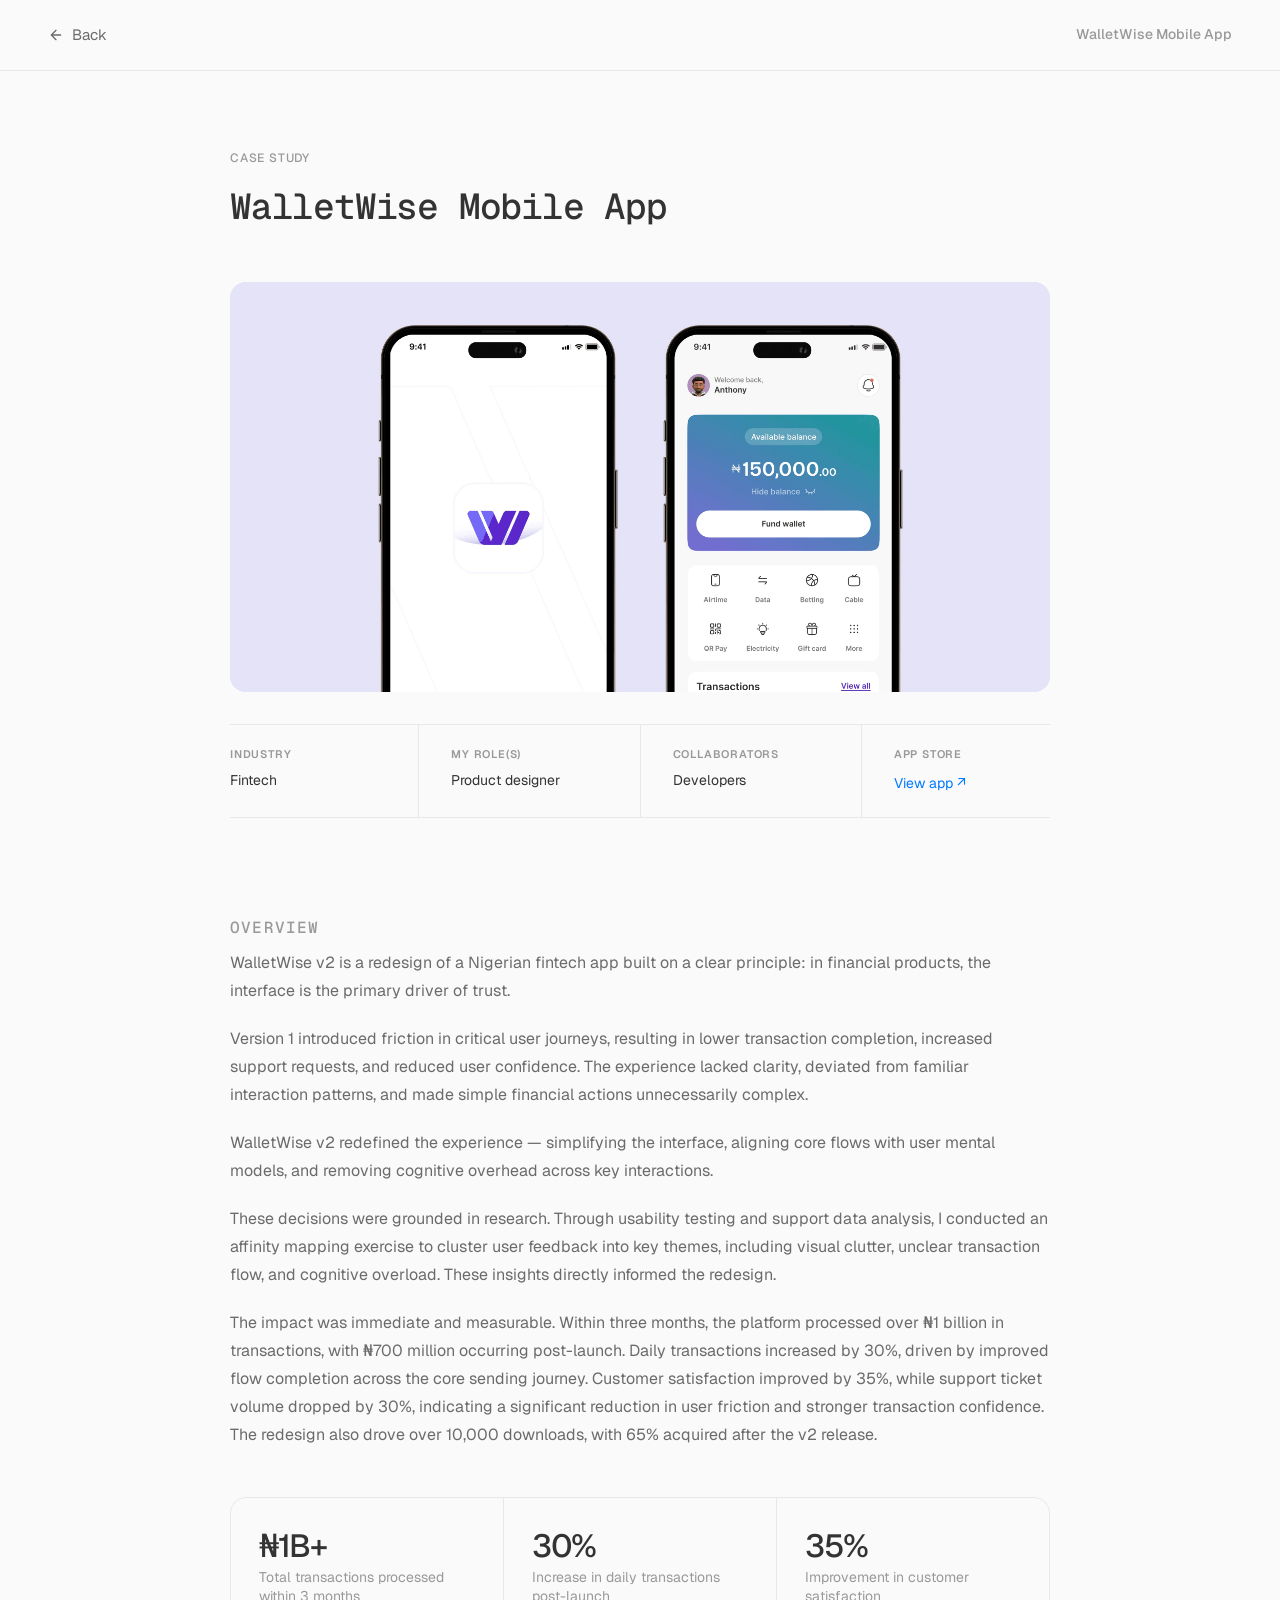
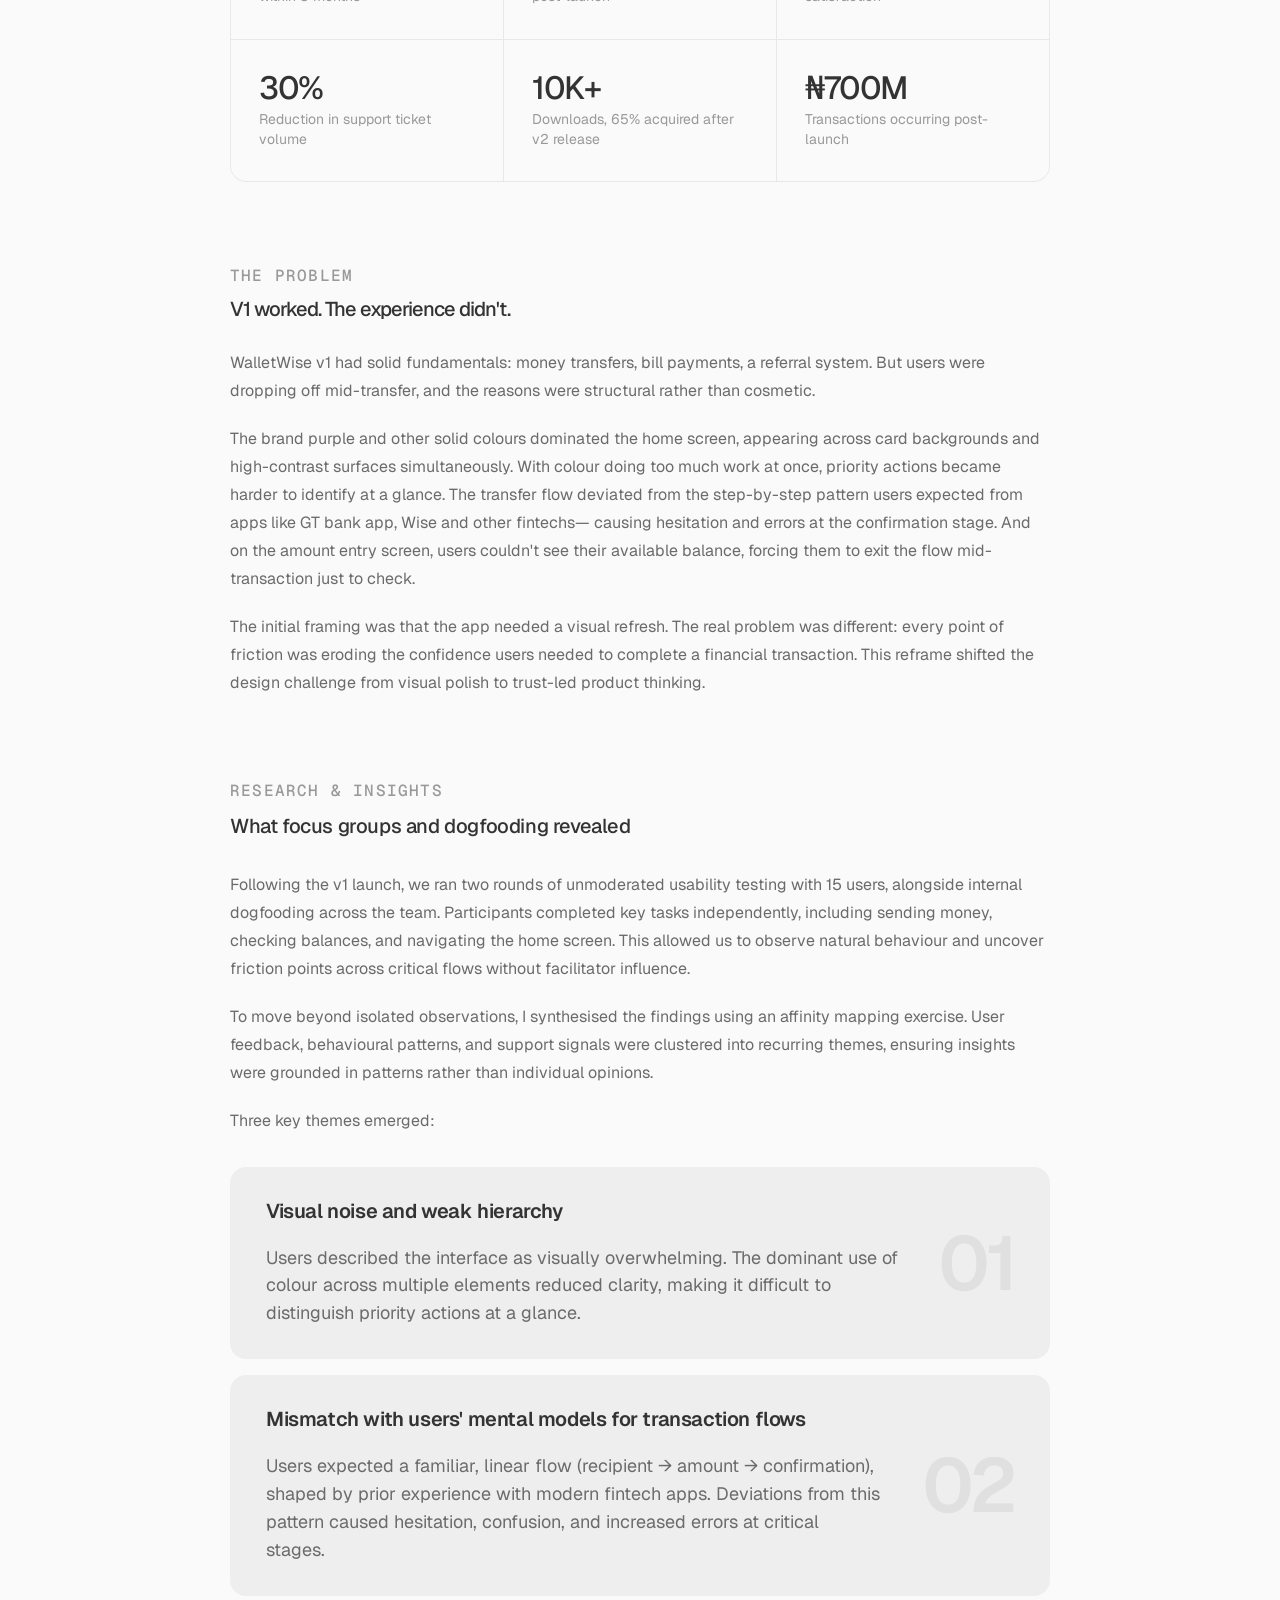
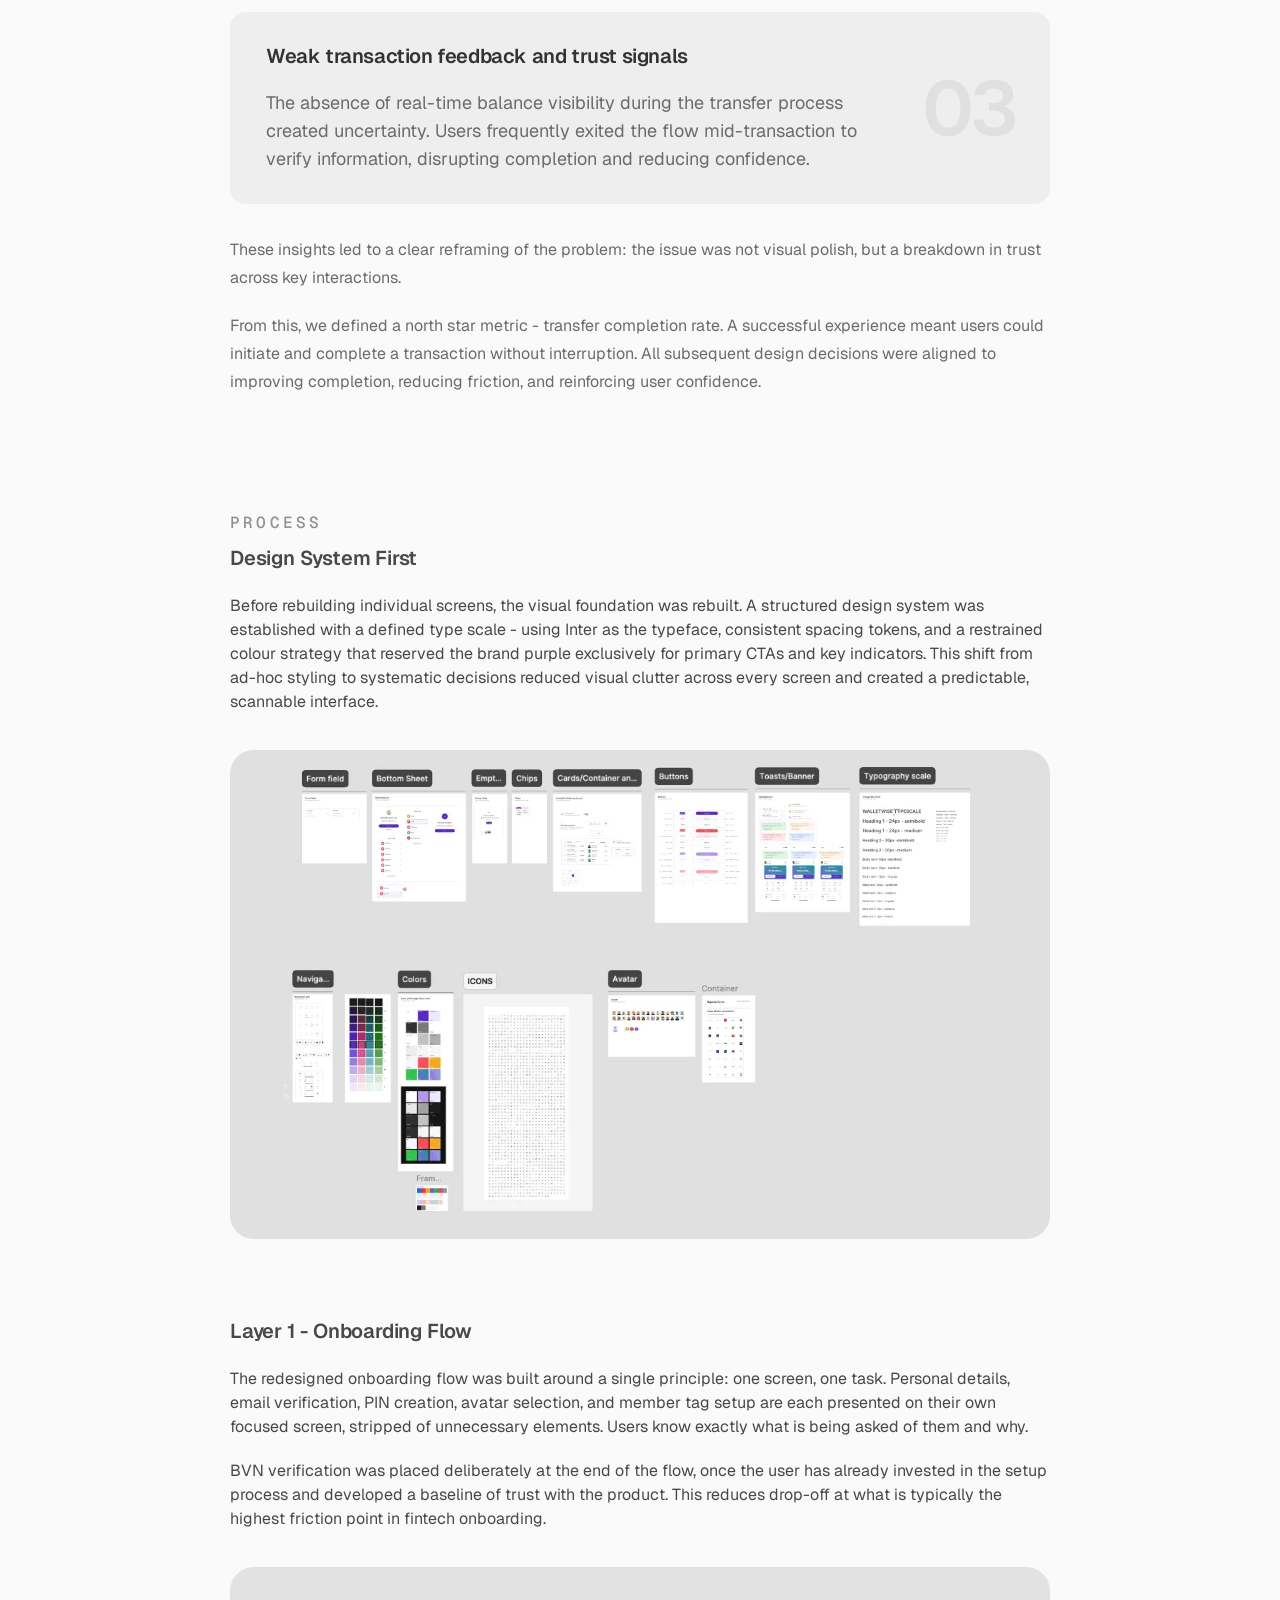
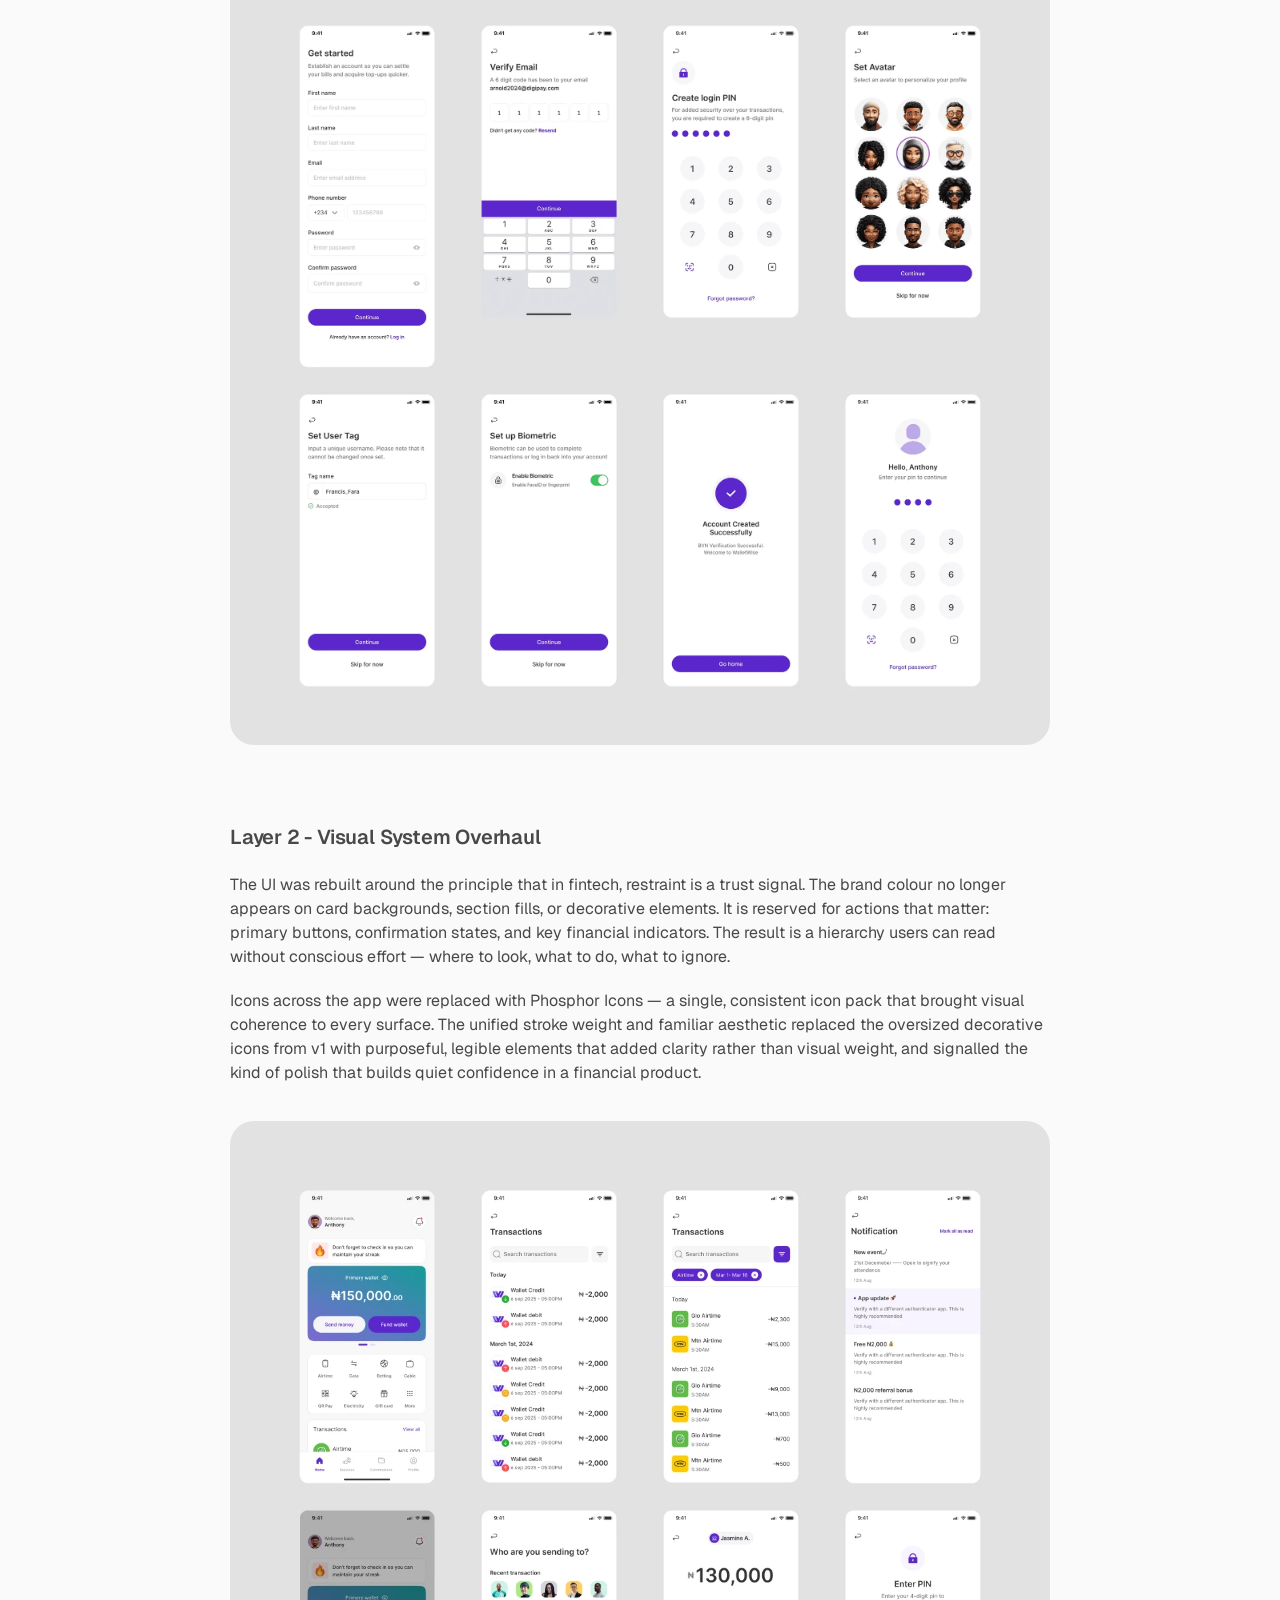
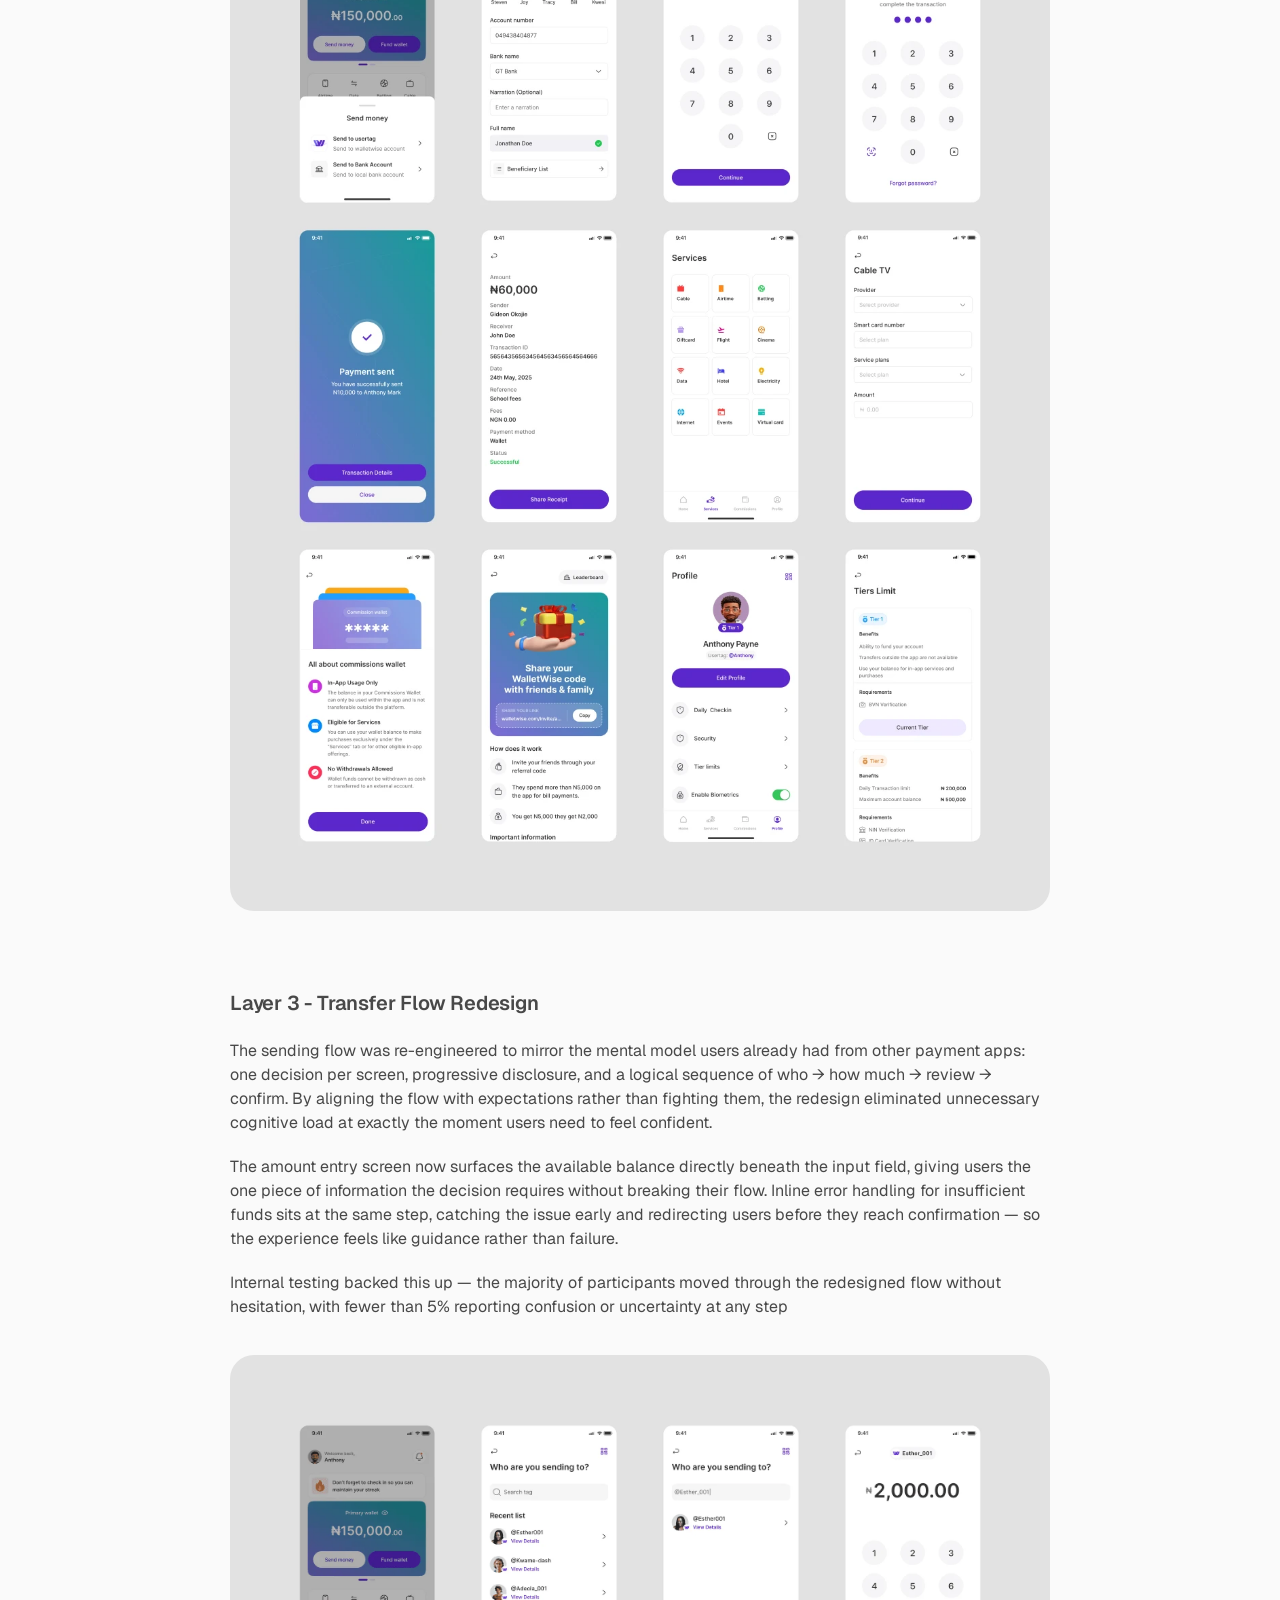
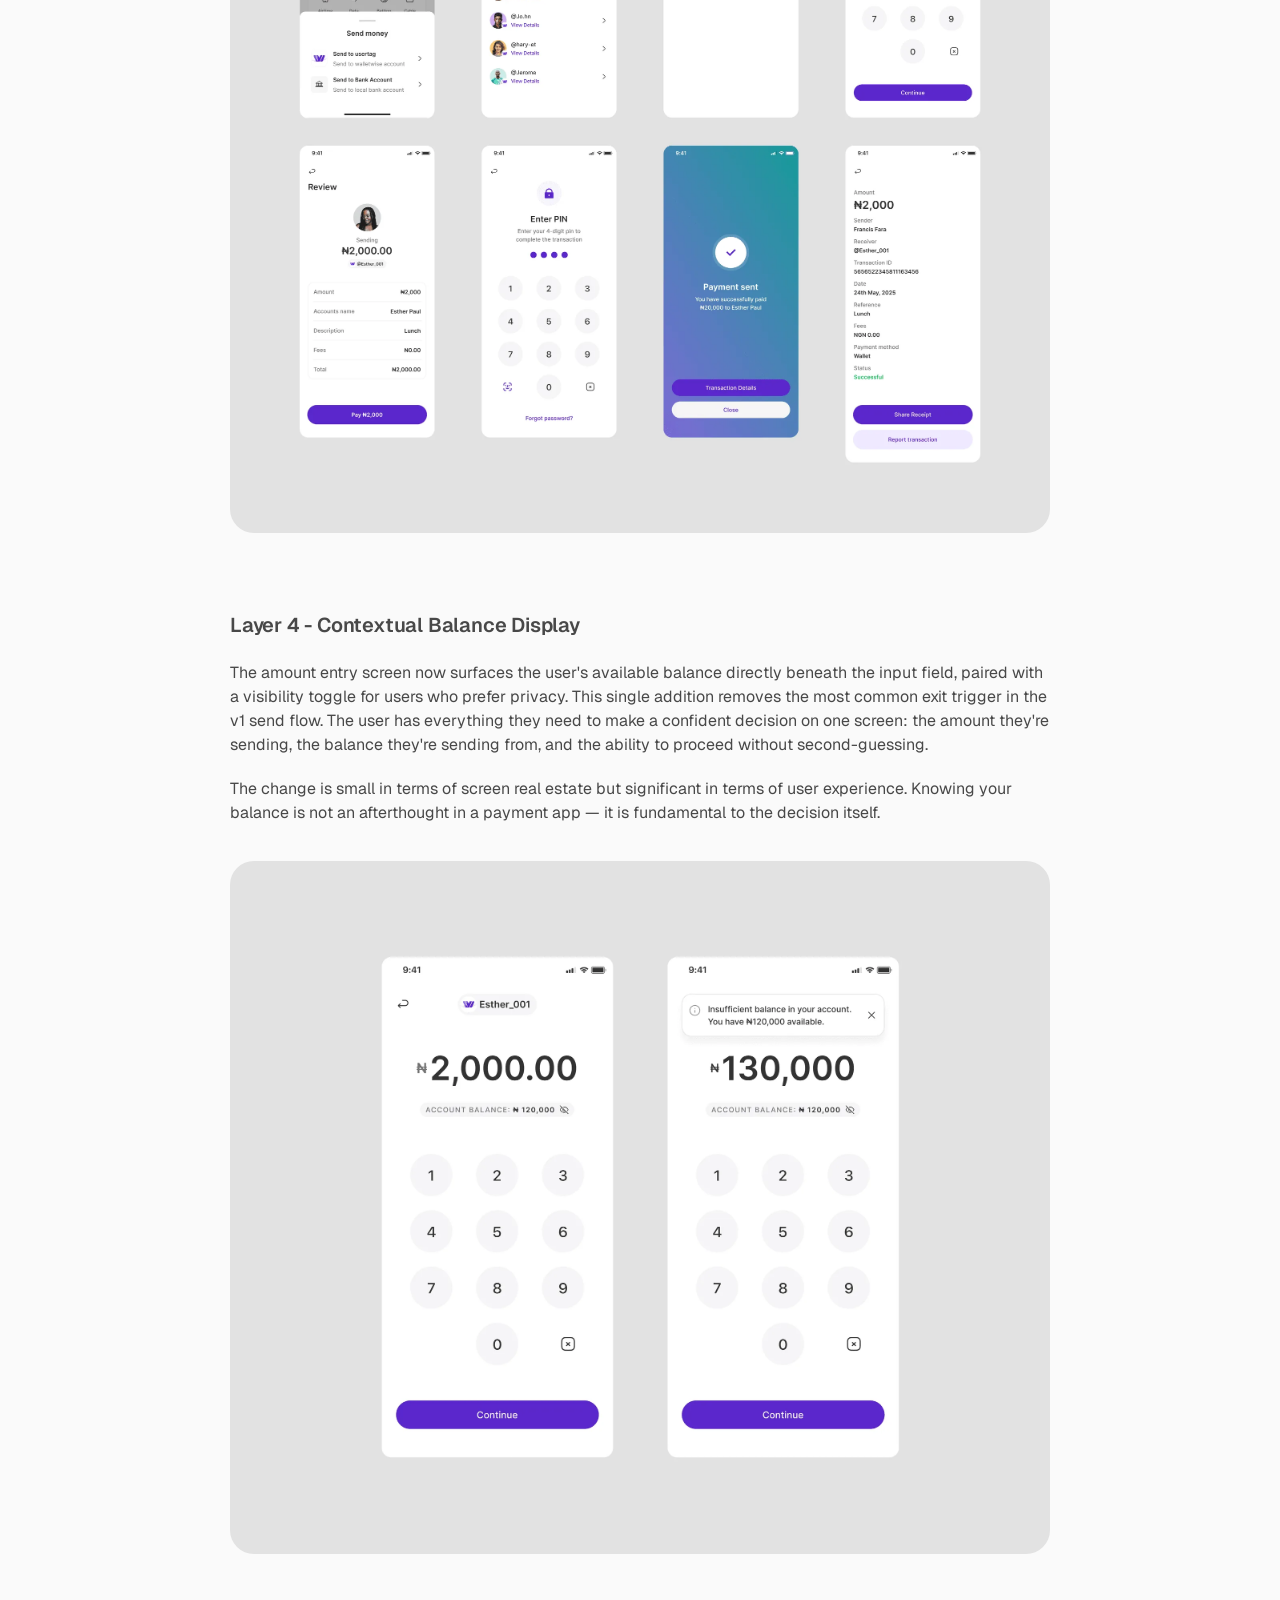
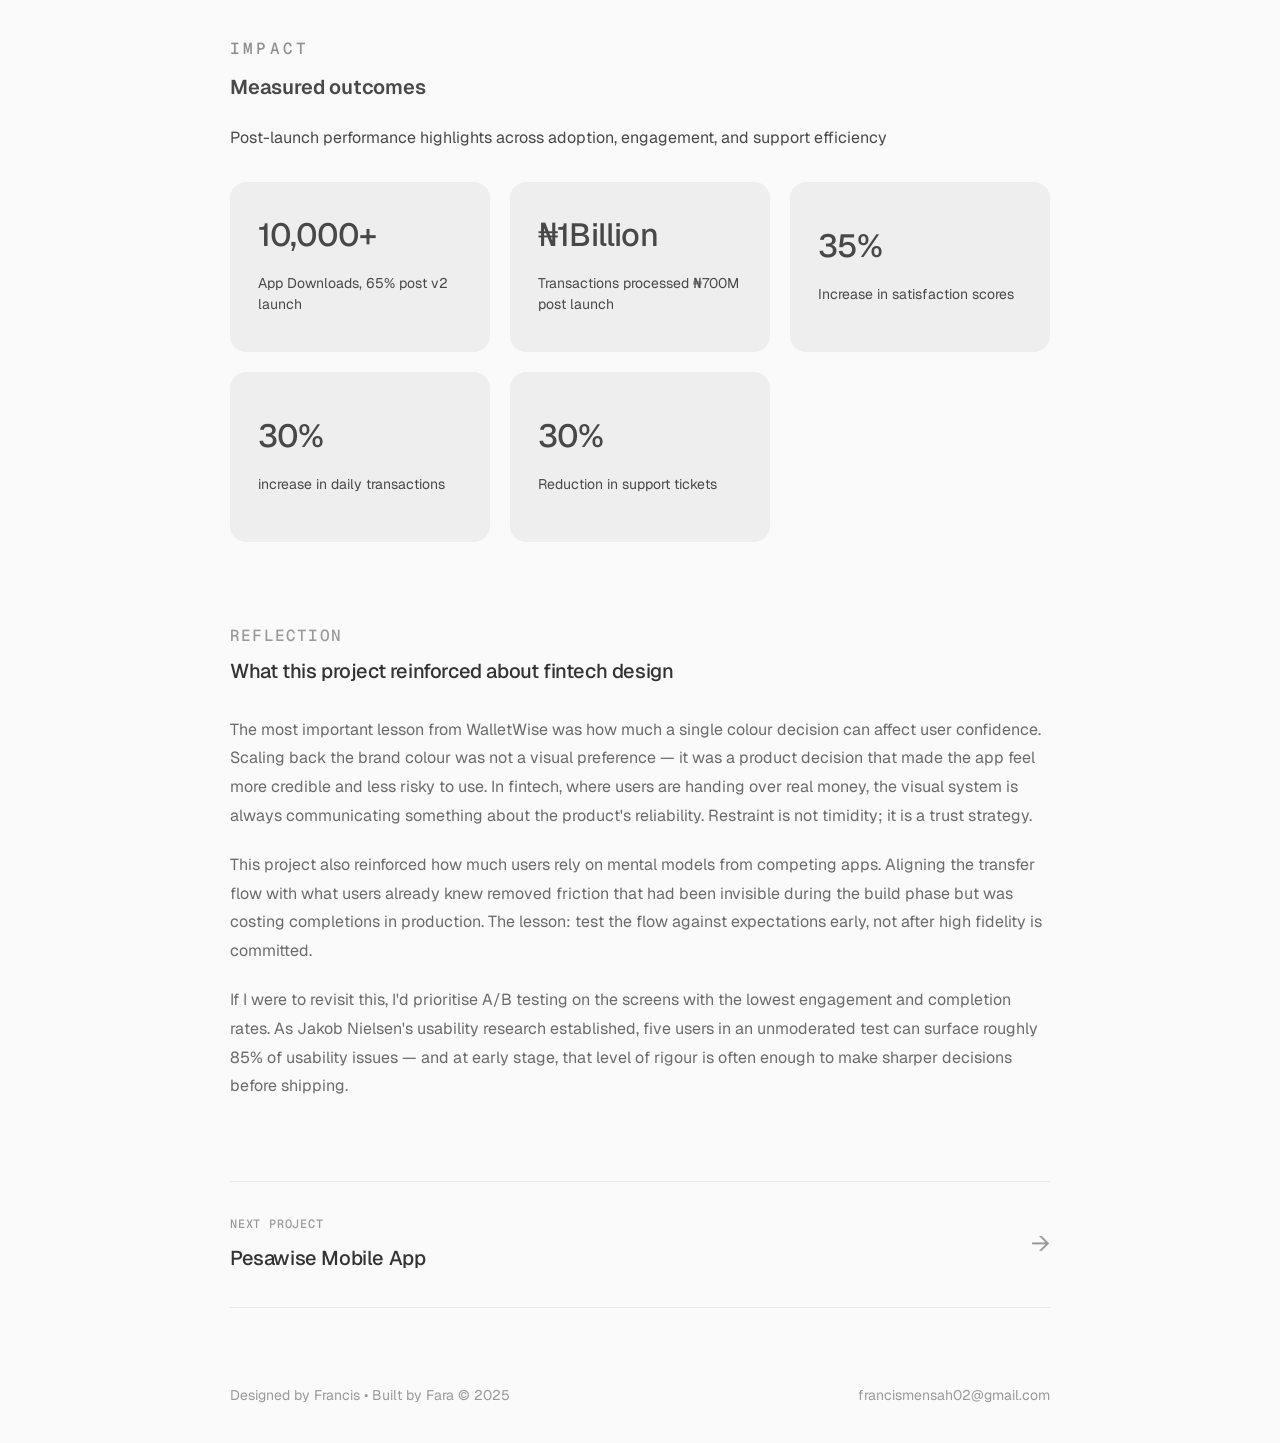
<file: walletwise.html>
<!DOCTYPE html>
<html lang="en">
<head>
  <meta charset="UTF-8" />
  <link rel="icon" type="image/png" href="me/logo.png" />
  <meta name="viewport" content="width=device-width, initial-scale=1.0" />
  <title>WalletWise Mobile App — Francis Mensah</title>
  <script src="theme.js"></script>
  <script src="posthog.js"></script>
  <script>
    posthog.init('phc_viVKBQneVFAckTTDWg3SQBKJx4jW6d2sC4XVUhUvrPCt', { api_host: 'https://us.i.posthog.com', defaults: '2026-01-30' });
  </script>
  <link rel="preconnect" href="https://fonts.googleapis.com" />
  <link rel="preconnect" href="https://fonts.gstatic.com" crossorigin />
  <link href="https://fonts.googleapis.com/css2?family=Geist:wght@300;400;500;600;700;800&amp;family=Geist+Mono:wght@400;500;600;700&amp;display=swap" rel="stylesheet" />
  <style>
    *, *::before, *::after { box-sizing: border-box; margin: 0; padding: 0; }

    :root {
      --bg: #fafafa;
      --bg-soft: #f7f7f5;
      --bg-card: #f2f1ee;
      --border: #e8e8e6;
      --border-dark: #c8c8c6;
      --text-primary: #333333;
      --text-secondary: #6b6b6b;
      --text-muted: #999;
    }

    html { scroll-behavior: smooth; }

    body {
      background: var(--bg);
      color: var(--text-primary);
      font-family: 'Geist', -apple-system, BlinkMacSystemFont, sans-serif;
      font-size: 16px;
      line-height: 1.7;
      -webkit-font-smoothing: antialiased;
    }

    /* ── NAV ── */
    nav {
      position: sticky;
      top: 0;
      z-index: 100;
      display: flex;
      align-items: center;
      justify-content: space-between;
      padding: 22px 48px;
      border-bottom: 1px solid var(--border);
      background: rgba(250,250,250,0.88);
      backdrop-filter: blur(12px);
      -webkit-backdrop-filter: blur(12px);
    }

    .nav-back {
      display: inline-flex;
      align-items: center;
      gap: 8px;
      text-decoration: none;
      font-size: 15px;
      font-weight: 400;
      color: var(--text-secondary);
      transition: color 0.15s;
    }

    .nav-back:hover { color: var(--text-primary); }

    .nav-back svg {
      width: 16px;
      height: 16px;
    }

    .nav-title {
      font-size: 14px;
      font-weight: 500;
      color: var(--text-muted);
    }

    /* ── LAYOUT ── */
    .container {
      max-width: 900px;
      margin: 0 auto;
      padding: 0 40px;
    }

    /* ── DIVIDER ── */
    .divider { height: 1px; background: var(--border); margin: 64px 0; }
    .divider-sm { height: 1px; background: var(--border); margin: 40px 0; }

    /* ── SECTIONS ── */
    section { padding: 40px 0; }

    /* ── HERO ANIMATION ── */
    @keyframes fadeSlideUp {
      from { opacity: 0; transform: translateY(16px); }
      to   { opacity: 1; transform: translateY(0); }
    }

    /* ── HERO ── */
    .hero {
      padding: 72px 0 56px;
    }

    .hero-tag {
      display: inline-block;
      font-size: 12px;
      font-weight: 500;
      color: var(--text-muted);
      letter-spacing: 0.8px;
      text-transform: uppercase;
      margin-bottom: 20px;
      animation: fadeSlideUp 0.6s cubic-bezier(0.22, 1, 0.36, 1) both;
    }

    .hero-title {
      font-size: clamp(28px, 4vw, 36px);
      font-weight: 500;
      font-family: 'Geist Mono', 'Geist', monospace;
      letter-spacing: -1.2px;
      line-height: 1.05;
      color: var(--text-primary);
      margin-bottom: 40px;
      animation: fadeSlideUp 0.6s cubic-bezier(0.22, 1, 0.36, 1) 0.1s both;
    }

    /* ── METADATA ROW ── */
    .meta-row {
      display: flex;
      flex-wrap: wrap;
      gap: 0;
      border-top: 1px solid var(--border);
      border-bottom: 1px solid var(--border);
      margin-top: 32px;
    }

    .meta-item {
      flex: 1;
      min-width: 140px;
      padding: 20px 0;
      padding-right: 32px;
      border-right: 1px solid var(--border);
    }

    .meta-item:last-child {
      border-right: none;
      padding-right: 0;
      padding-left: 32px;
    }

    .meta-item:first-child {
      padding-left: 0;
    }

    .meta-item:not(:first-child):not(:last-child) {
      padding-left: 32px;
    }

    .meta-label {
      font-size: 11px;
      font-weight: 600;
      letter-spacing: 0.8px;
      text-transform: uppercase;
      color: var(--text-muted);
      margin-bottom: 6px;
    }

    .meta-value {
      font-size: 14px;
      font-weight: 400;
      color: var(--text-primary);
    }

    .meta-link {
      font-size: 14px;
      font-weight: 400;
      color: #007AFF;
      text-decoration: none;
      display: inline-flex;
      align-items: center;
      gap: 5px;
      transition: opacity 0.15s;
    }

    .meta-link:hover { opacity: 0.7; }

    /* ── HERO IMAGE ── */
    .hero-image {
      width: 100%;
      aspect-ratio: 16 / 8;
      border-radius: 16px;
      margin-top: 56px;
      overflow: hidden;
      background: #e8e6f4;
    }

    .hero-image img {
      display: block;
      width: 100%;
      height: 100%;
      object-fit: cover;
      object-position: center;
    }

    /* ── SECTION LABEL ── */
    .section-label {
      font-size: 16px;
      font-family: 'Geist Mono', 'Geist', monospace;
      font-weight: 500;
      letter-spacing: 1.2px;
      text-transform: uppercase;
      color: var(--text-muted);
      margin-bottom: 8px;
    }

    .section-sublabel {
      font-size: 20px;
      font-weight: 500;
      letter-spacing: -0.4px;
      color: var(--text-primary);
      line-height: 1.3;
      margin-bottom: 32px;
    }

    /* ── BODY TEXT ── */
    .body-text {
      display: flex;
      flex-direction: column;
      gap: 20px;
    }

    .body-text p {
      font-size: 16px;
      color: var(--text-secondary);
      line-height: 1.75;
    }

    .body-text p strong {
      color: var(--text-primary);
      font-weight: 500;
    }

    /* ── STATS GRID ── */
    .stats-grid {
      display: grid;
      grid-template-columns: repeat(3, 1fr);
      gap: 1px;
      background: var(--border);
      border: 1px solid var(--border);
      border-radius: 16px;
      overflow: hidden;
      margin-top: 48px;
    }

    .stat-item {
      background: var(--bg);
      padding: 32px 28px;
      display: flex;
      flex-direction: column;
      gap: 6px;
    }

    .stat-number {
      font-size: 32px;
      font-weight: 500;
      letter-spacing: -1.5px;
      color: var(--text-primary);
      line-height: 1;
    }

    .stat-label {
      font-size: 14px;
      color: var(--text-muted);
      line-height: 1.4;
    }

    /* ── PROBLEM SECTION ── */
    .problem-heading {
      font-size: 20px;
      font-weight: 500;
      letter-spacing: -1px;
      color: var(--text-primary);
      line-height: 1.2;
      margin-bottom: 28px;
    }

    /* ── RESEARCH ITEMS ── */
    .research-list {
      display: flex;
      flex-direction: column;
      gap: 16px;
      margin-top: 32px;
    }

    .research-item {
      position: relative;
      display: grid;
      grid-template-columns: minmax(0, 1fr) auto;
      align-items: center;
      gap: 40px;
      min-height: 168px;
      padding: 32px 36px;
      background: #eeeeee;
      border-radius: 16px;
    }

    .research-item-num {
      grid-column: 2;
      grid-row: 1;
      justify-self: end;
      font-size: clamp(64px, 9vw, 76px);
      font-weight: 600;
      letter-spacing: -4px;
      line-height: 0.9;
      color: rgba(0,0,0,0.06);
    }

    .research-item-body {
      grid-column: 1;
      grid-row: 1;
      display: flex;
      flex-direction: column;
      gap: 20px;
      max-width: 680px;
    }

    .research-item-title {
      font-size: 20px;
      font-weight: 600;
      letter-spacing: -0.4px;
      line-height: 1.25;
      color: var(--text-primary);
    }

    .research-item-text {
      font-size: 18px;
      color: var(--text-secondary);
      line-height: 1.55;
    }

    /* ── PROCESS LAYERS ── */
    .process-section {
      padding-top: 72px;
    }

    .process-eyebrow {
      color: rgba(72, 72, 72, 0.6);
      font-weight: 500;
      letter-spacing: 0.2em;
      line-height: 30px;
      margin-bottom: 8px;
    }

    .process-list {
      display: flex;
      flex-direction: column;
      gap: 80px;
    }

    .process-layer {
      display: flex;
      flex-direction: column;
      gap: 24px;
    }

    .process-layer-content {
      display: flex;
      flex-direction: column;
      gap: 20px;
    }

    .process-layer-title {
      font-size: 20px;
      font-weight: 600;
      letter-spacing: -0.2px;
      color: #484848;
      line-height: 24px;
    }

    .process-layer-text {
      font-size: 16px;
      color: #484848;
      line-height: 24px;
    }

    .process-layer-image {
      width: 100%;
      height: auto;
      display: block;
      border-radius: 24px;
      margin-top: 16px;
    }

    /* ── IMPACT GRID ── */
    .impact-section .section-label {
      font-size: 16px;
      color: rgba(72, 72, 72, 0.6);
      font-weight: 500;
      letter-spacing: 0.2em;
      line-height: 30px;
      margin-bottom: 8px;
    }

    .impact-section .section-sublabel {
      font-size: 20px;
      font-weight: 600;
      letter-spacing: -0.2px;
      line-height: 30px;
      color: #484848;
      margin: 0 0 24px;
    }

    .impact-copy {
      font-size: 16px;
      color: #484848;
      line-height: 24px;
      margin-bottom: 32px;
    }

    .impact-grid {
      display: grid;
      grid-template-columns: repeat(3, 1fr);
      gap: 20px;
    }

    .impact-item {
      display: flex;
      flex-direction: column;
      justify-content: center;
      gap: 22px;
      min-height: 170px;
      padding: 32px 28px;
      background: #eeeeee;
      border-radius: 16px;
    }

    .impact-number {
      font-size: 32px;
      font-weight: 500;
      letter-spacing: -0.8px;
      color: #484848;
      line-height: 1;
    }

    .impact-label {
      font-size: 14px;
      color: #484848;
      line-height: 1.5;
    }

    /* ── REFLECTION ── */
    .reflection-block {
      border-radius: 16px;
      padding: 0;
    }

    .reflection-block p {
      font-size: 16px;
      color: var(--text-secondary);
      line-height: 1.8;
    }

    .reflection-block p + p { margin-top: 20px; }

    /* ── NEXT PROJECT ── */
    .next-project {
      display: flex;
      align-items: center;
      justify-content: space-between;
      padding: 32px 0;
      text-decoration: none;
      border-top: 1px solid var(--border);
      border-bottom: 1px solid var(--border);
      transition: opacity 0.15s;
    }

    .next-project:hover { opacity: 0.7; }

    .next-label {
      font-size: 12px;
      font-weight: 500;
      font-family: 'Geist Mono', 'Geist', monospace;
      letter-spacing: 0.8px;
      text-transform: uppercase;
      color: var(--text-muted);
      margin-bottom: 6px;
    }

    .next-title {
      font-size: 20px;
      font-weight: 500;
      letter-spacing: -0.4px;
      color: var(--text-primary);
    }

    .next-arrow {
      font-size: 24px;
      color: var(--text-muted);
    }

    /* ── FOOTER ── */
    footer {
      padding: 36px 0;
    }

    .footer-inner {
      display: flex;
      justify-content: space-between;
      align-items: center;
      flex-wrap: wrap;
      gap: 12px;
    }

    .footer-credit, .footer-email {
      font-size: 14px;
      color: var(--text-muted);
      text-decoration: none;
    }

    .footer-email:hover { color: var(--text-secondary); }

    /* ── RESPONSIVE ── */
    @media (max-width: 680px) {
      nav { padding: 18px 20px; }
      .container { padding: 0 20px; }
      .hero { padding: 48px 0 40px; }
      .meta-row { flex-direction: column; }
      .meta-item { border-right: none; border-bottom: 1px solid var(--border); padding: 16px 0; }
      .meta-item:last-child { border-bottom: none; padding-left: 0; }
      .meta-item:not(:first-child):not(:last-child) { padding-left: 0; }
      .stats-grid { grid-template-columns: repeat(2, 1fr); }
      .impact-grid { grid-template-columns: repeat(2, 1fr); }
      .impact-section .section-sublabel { font-size: 20px; }
      .impact-copy,
      .impact-label { font-size: 14px; }
      .impact-item {
        min-height: 160px;
        padding: 28px 24px;
      }
      .process-list { gap: 56px; }
      .process-layer-image { border-radius: 18px; }
      .research-item {
        grid-template-columns: 1fr;
        gap: 24px;
        min-height: 0;
        padding: 28px 24px;
      }
      .research-item-body,
      .research-item-num {
        grid-column: 1;
      }
      .research-item-num {
        grid-row: 2;
        justify-self: start;
        font-size: 56px;
        letter-spacing: -3px;
      }
      .research-item-text {
        font-size: 16px;
      }
      .footer-inner { flex-direction: column; align-items: flex-start; }
    }

    @media (max-width: 520px) {
      .impact-grid { grid-template-columns: 1fr; }
    }
  </style>
  <link rel="stylesheet" href="theme.css" />
</head>
<body>

  <!-- NAV -->
  <nav>
    <a href="index.html" class="nav-back">
      <svg viewBox="0 0 24 24" fill="none" stroke="currentColor" stroke-width="2" stroke-linecap="round" stroke-linejoin="round">
        <path d="M19 12H5M12 5l-7 7 7 7"/>
      </svg>
      Back
    </a>
    <span class="nav-title">WalletWise Mobile App</span>
  </nav>

  <!-- HERO -->
  <section class="hero">
    <div class="container">
      <span class="hero-tag">Case Study</span>
      <h1 class="hero-title">WalletWise Mobile App</h1>

      <div class="hero-image">
        <img src="images/walletwise-hero.webp" alt="WalletWise app screens showing the splash screen and wallet home dashboard"  loading="lazy"/>
      </div>

      <div class="meta-row">
        <div class="meta-item">
          <p class="meta-label">Industry</p>
          <p class="meta-value">Fintech</p>
        </div>
        <div class="meta-item">
          <p class="meta-label">My role(s)</p>
          <p class="meta-value">Product designer</p>
        </div>
        <div class="meta-item">
          <p class="meta-label">Collaborators</p>
          <p class="meta-value">Developers</p>
        </div>
        <div class="meta-item">
          <p class="meta-label">App store</p>
          <a href="https://apps.apple.com/gh/app/walletwise-seamless-payment/id6744754064" target="_blank" rel="noopener" class="meta-link">
            View app ↗
          </a>
        </div>
      </div>
    </div>
  </section>

  <!-- OVERVIEW -->
  <section>
    <div class="container">
      <p class="section-label">Overview</p>
      <div class="body-text">
        <p>WalletWise v2 is a redesign of a Nigerian fintech app built on a clear principle: in financial products, the interface is the primary driver of trust.</p>
        <p>Version 1 introduced friction in critical user journeys, resulting in lower transaction completion, increased support requests, and reduced user confidence. The experience lacked clarity, deviated from familiar interaction patterns, and made simple financial actions unnecessarily complex.</p>
        <p>WalletWise v2 redefined the experience — simplifying the interface, aligning core flows with user mental models, and removing cognitive overhead across key interactions.</p>
        <p>These decisions were grounded in research. Through usability testing and support data analysis, I conducted an affinity mapping exercise to cluster user feedback into key themes, including visual clutter, unclear transaction flow, and cognitive overload. These insights directly informed the redesign.</p>
        <p>The impact was immediate and measurable. Within three months, the platform processed over ₦1 billion in transactions, with ₦700 million occurring post-launch. Daily transactions increased by 30%, driven by improved flow completion across the core sending journey. Customer satisfaction improved by 35%, while support ticket volume dropped by 30%, indicating a significant reduction in user friction and stronger transaction confidence. The redesign also drove over 10,000 downloads, with 65% acquired after the v2 release.</p>
      </div>

      <div class="stats-grid">
        <div class="stat-item">
          <span class="stat-number">₦1B+</span>
          <span class="stat-label">Total transactions processed within 3 months</span>
        </div>
        <div class="stat-item">
          <span class="stat-number">30%</span>
          <span class="stat-label">Increase in daily transactions post-launch</span>
        </div>
        <div class="stat-item">
          <span class="stat-number">35%</span>
          <span class="stat-label">Improvement in customer satisfaction</span>
        </div>
        <div class="stat-item">
          <span class="stat-number">30%</span>
          <span class="stat-label">Reduction in support ticket volume</span>
        </div>
        <div class="stat-item">
          <span class="stat-number">10K+</span>
          <span class="stat-label">Downloads, 65% acquired after v2 release</span>
        </div>
        <div class="stat-item">
          <span class="stat-number">₦700M</span>
          <span class="stat-label">Transactions occurring post-launch</span>
        </div>
      </div>
    </div>
  </section>

  <!-- THE PROBLEM -->
  <section>
    <div class="container">
      <p class="section-label">The Problem</p>
      <h2 class="problem-heading">V1 worked. The experience didn't.</h2>
      <div class="body-text">
        <p>WalletWise v1 had solid fundamentals: money transfers, bill payments, a referral system. But users were dropping off mid-transfer, and the reasons were structural rather than cosmetic.</p>
        <p>The brand purple and other solid colours dominated the home screen, appearing across card backgrounds and high-contrast surfaces simultaneously. With colour doing too much work at once, priority actions became harder to identify at a glance. The transfer flow deviated from the step-by-step pattern users expected from apps like GT bank app, Wise and other fintechs— causing hesitation and errors at the confirmation stage. And on the amount entry screen, users couldn't see their available balance, forcing them to exit the flow mid-transaction just to check.</p>
        <p>The initial framing was that the app needed a visual refresh. The real problem was different: every point of friction was eroding the confidence users needed to complete a financial transaction. This reframe shifted the design challenge from visual polish to trust-led product thinking.</p>
      </div>
    </div>
  </section>

  <!-- RESEARCH & INSIGHTS -->
  <section>
    <div class="container">
      <p class="section-label">Research &amp; Insights</p>
      <p class="section-sublabel">What focus groups and dogfooding revealed</p>
      <div class="body-text">
        <p>Following the v1 launch, we ran two rounds of unmoderated usability testing with 15 users, alongside internal dogfooding across the team. Participants completed key tasks independently, including sending money, checking balances, and navigating the home screen. This allowed us to observe natural behaviour and uncover friction points across critical flows without facilitator influence.</p>
        <p>To move beyond isolated observations, I synthesised the findings using an affinity mapping exercise. User feedback, behavioural patterns, and support signals were clustered into recurring themes, ensuring insights were grounded in patterns rather than individual opinions.</p>
        <p>Three key themes emerged:</p>
      </div>

      <div class="research-list">
        <div class="research-item">
          <span class="research-item-num">01</span>
          <div class="research-item-body">
            <p class="research-item-title">Visual noise and weak hierarchy</p>
            <p class="research-item-text">Users described the interface as visually overwhelming. The dominant use of colour across multiple elements reduced clarity, making it difficult to distinguish priority actions at a glance.</p>
          </div>
        </div>
        <div class="research-item">
          <span class="research-item-num">02</span>
          <div class="research-item-body">
            <p class="research-item-title">Mismatch with users' mental models for transaction flows</p>
            <p class="research-item-text">Users expected a familiar, linear flow (recipient → amount → confirmation), shaped by prior experience with modern fintech apps. Deviations from this pattern caused hesitation, confusion, and increased errors at critical stages.</p>
          </div>
        </div>
        <div class="research-item">
          <span class="research-item-num">03</span>
          <div class="research-item-body">
            <p class="research-item-title">Weak transaction feedback and trust signals</p>
            <p class="research-item-text">The absence of real-time balance visibility during the transfer process created uncertainty. Users frequently exited the flow mid-transaction to verify information, disrupting completion and reducing confidence.</p>
          </div>
        </div>
      </div>

      <div class="body-text" style="margin-top: 32px;">
        <p>These insights led to a clear reframing of the problem: the issue was not visual polish, but a breakdown in trust across key interactions.</p>
        <p>From this, we defined a north star metric - transfer completion rate. A successful experience meant users could initiate and complete a transaction without interruption. All subsequent design decisions were aligned to improving completion, reducing friction, and reinforcing user confidence.</p>
      </div>
    </div>
  </section>

  <!-- PROCESS -->
  <section class="process-section" id="process">
    <div class="container">
      <p class="section-label process-eyebrow">Process</p>
      <div class="process-list">

        <div class="process-layer">
          <h3 class="process-layer-title">Design System First</h3>
          <div class="process-layer-content">
            <p class="process-layer-text">Before rebuilding individual screens, the visual foundation was rebuilt. A structured design system was established with a defined type scale - using Inter as the typeface, consistent spacing tokens, and a restrained colour strategy that reserved the brand purple exclusively for primary CTAs and key indicators. This shift from ad-hoc styling to systematic decisions reduced visual clutter across every screen and created a predictable, scannable interface.</p>
            <img class="process-layer-image" src="images/walletwise-process-design-system.webp" alt="WalletWise design system foundations including form fields, buttons, colors, icons, avatars, cards, and typography scale" />
          </div>
        </div>

        <div class="process-layer">
          <h3 class="process-layer-title">Layer 1 - Onboarding Flow</h3>
          <div class="process-layer-content">
            <p class="process-layer-text">The redesigned onboarding flow was built around a single principle: one screen, one task. Personal details, email verification, PIN creation, avatar selection, and member tag setup are each presented on their own focused screen, stripped of unnecessary elements. Users know exactly what is being asked of them and why.</p>
            <p class="process-layer-text">BVN verification was placed deliberately at the end of the flow, once the user has already invested in the setup process and developed a baseline of trust with the product. This reduces drop-off at what is typically the highest friction point in fintech onboarding.</p>
            <img class="process-layer-image" src="images/walletwise-process-onboarding.webp" alt="WalletWise onboarding flow screens" />
          </div>
        </div>

        <div class="process-layer">
          <h3 class="process-layer-title">Layer 2 - Visual System Overhaul</h3>
          <div class="process-layer-content">
            <p class="process-layer-text">The UI was rebuilt around the principle that in fintech, restraint is a trust signal. The brand colour no longer appears on card backgrounds, section fills, or decorative elements. It is reserved for actions that matter: primary buttons, confirmation states, and key financial indicators. The result is a hierarchy users can read without conscious effort — where to look, what to do, what to ignore.</p>
            <p class="process-layer-text">Icons across the app were replaced with Phosphor Icons — a single, consistent icon pack that brought visual coherence to every surface. The unified stroke weight and familiar aesthetic replaced the oversized decorative icons from v1 with purposeful, legible elements that added clarity rather than visual weight, and signalled the kind of polish that builds quiet confidence in a financial product.</p>
            <img class="process-layer-image" src="images/walletwise-process-visual-system.webp" alt="WalletWise redesigned mobile screens showing the restrained visual system" />
          </div>
        </div>

        <div class="process-layer">
          <h3 class="process-layer-title">Layer 3 - Transfer Flow Redesign</h3>
          <div class="process-layer-content">
            <p class="process-layer-text">The sending flow was re-engineered to mirror the mental model users already had from other payment apps: one decision per screen, progressive disclosure, and a logical sequence of who → how much → review → confirm. By aligning the flow with expectations rather than fighting them, the redesign eliminated unnecessary cognitive load at exactly the moment users need to feel confident.</p>
            <p class="process-layer-text">The amount entry screen now surfaces the available balance directly beneath the input field, giving users the one piece of information the decision requires without breaking their flow. Inline error handling for insufficient funds sits at the same step, catching the issue early and redirecting users before they reach confirmation — so the experience feels like guidance rather than failure.</p>
            <p class="process-layer-text">Internal testing backed this up — the majority of participants moved through the redesigned flow without hesitation, with fewer than 5% reporting confusion or uncertainty at any step</p>
            <img class="process-layer-image" src="images/walletwise-process-transfer.webp" alt="WalletWise transfer flow screens" />
          </div>
        </div>

        <div class="process-layer">
          <h3 class="process-layer-title">Layer 4 - Contextual Balance Display</h3>
          <div class="process-layer-content">
            <p class="process-layer-text">The amount entry screen now surfaces the user's available balance directly beneath the input field, paired with a visibility toggle for users who prefer privacy. This single addition removes the most common exit trigger in the v1 send flow. The user has everything they need to make a confident decision on one screen: the amount they're sending, the balance they're sending from, and the ability to proceed without second-guessing.</p>
            <p class="process-layer-text">The change is small in terms of screen real estate but significant in terms of user experience. Knowing your balance is not an afterthought in a payment app — it is fundamental to the decision itself.</p>
            <img class="process-layer-image" src="images/walletwise-process-balance.webp" alt="WalletWise amount entry screens with visible balance and insufficient balance feedback" />
          </div>
        </div>

      </div>
    </div>
  </section>

  <!-- IMPACT -->
  <section class="impact-section" id="impact">
    <div class="container">
      <p class="section-label">Impact</p>
      <p class="section-sublabel">Measured outcomes</p>
      <p class="impact-copy">Post-launch performance highlights across adoption, engagement, and support efficiency</p>
      <div class="impact-grid">
        <div class="impact-item">
          <span class="impact-number">10,000+</span>
          <span class="impact-label">App Downloads, 65% post v2 launch</span>
        </div>
        <div class="impact-item">
          <span class="impact-number">₦1Billion</span>
          <span class="impact-label">Transactions processed ₦700M post launch</span>
        </div>
        <div class="impact-item">
          <span class="impact-number">35%</span>
          <span class="impact-label">Increase in satisfaction scores</span>
        </div>
        <div class="impact-item">
          <span class="impact-number">30%</span>
          <span class="impact-label">increase in daily transactions</span>
        </div>
        <div class="impact-item">
          <span class="impact-number">30%</span>
          <span class="impact-label">Reduction in support tickets</span>
        </div>
      </div>
    </div>
  </section>

  <!-- REFLECTION -->
  <section>
    <div class="container">
      <p class="section-label">Reflection</p>
      <p class="section-sublabel">What this project reinforced about fintech design</p>
      <div class="reflection-block">
        <p>The most important lesson from WalletWise was how much a single colour decision can affect user confidence. Scaling back the brand colour was not a visual preference — it was a product decision that made the app feel more credible and less risky to use. In fintech, where users are handing over real money, the visual system is always communicating something about the product's reliability. Restraint is not timidity; it is a trust strategy.</p>
        <p>This project also reinforced how much users rely on mental models from competing apps. Aligning the transfer flow with what users already knew removed friction that had been invisible during the build phase but was costing completions in production. The lesson: test the flow against expectations early, not after high fidelity is committed.</p>
        <p>If I were to revisit this, I'd prioritise A/B testing on the screens with the lowest engagement and completion rates. As Jakob Nielsen's usability research established, five users in an unmoderated test can surface roughly 85% of usability issues — and at early stage, that level of rigour is often enough to make sharper decisions before shipping.</p>
      </div>
    </div>
  </section>

  <!-- NEXT PROJECT -->
  <section>
    <div class="container">
      <a href="pesawise.html" class="next-project">
        <div>
          <p class="next-label">Next project</p>
          <p class="next-title">Pesawise Mobile App</p>
        </div>
        <span class="next-arrow">→</span>
      </a>
    </div>
  </section>

  <!-- FOOTER -->
  <footer>
    <div class="container">
      <div class="footer-inner">
        <span class="footer-credit">Designed by Francis • Built by Fara ©️ 2025</span>
        <a href="mailto:francismensah02@gmail.com" class="footer-email">francismensah02@gmail.com</a>
      </div>
    </div>
  </footer>

  <script>
    document.querySelector('.meta-link').addEventListener('click', function() {
      posthog.capture('app_store_link_clicked', { project: 'WalletWise', href: this.getAttribute('href') });
    });
    document.querySelector('.next-project').addEventListener('click', function() {
      posthog.capture('next_project_clicked', { from: 'WalletWise', to: 'Pesawise Mobile App', href: this.getAttribute('href') });
    });
  </script>

</body>
</html>
</file>
<file: theme.css>
html.dark {
  color-scheme: dark;
  --bg: #111111;
  --bg-soft: #171717;
  --bg-card: #1c1c1c;
  --card: #1c1c1c;
  --inner: #252525;
  --border: #2c2c2c;
  --border-dark: #3a3a3a;
  --text: #e8e8e8;
  --text-primary: #e8e8e8;
  --text-framer: #c8c8c8;
  --text-secondary: #a0a0a0;
  --text-sec: #a0a0a0;
  --text-muted: #8a8a8a;
  --label: #737373;
  --link: #6aa6ff;
  --blue: #6aa6ff;
}

html.dark body {
  background: var(--bg);
  color: var(--text-primary, var(--text));
}

html,
body {
  max-width: 100%;
}

body {
  overflow-x: clip;
}

.theme-toggle {
  width: 40px;
  height: 40px;
  border-radius: 999px;
  border: 1px solid var(--border);
  background: rgba(255, 255, 255, 0.62);
  color: var(--text-secondary, var(--text-sec));
  cursor: pointer;
  display: inline-flex;
  align-items: center;
  justify-content: center;
  flex: 0 0 auto;
  pointer-events: auto;
  transition: background 0.15s ease, border-color 0.15s ease, color 0.15s ease, transform 0.15s ease;
}

.theme-toggle:hover {
  background: var(--inner, #e6e6e6);
  color: var(--text-primary, var(--text));
}

.theme-toggle:focus-visible {
  outline: 2px solid var(--blue, #1a6cf0);
  outline-offset: 3px;
}

.theme-toggle svg {
  width: 17px;
  height: 17px;
  display: block;
}

.mobile-theme-toggle {
  display: none !important;
}

html.dark .theme-toggle {
  background: rgba(28, 28, 28, 0.82);
  border-color: #333333;
  color: #c8c8c8;
}

html.dark .theme-toggle:hover {
  background: #252525;
  color: #f2f2f2;
}

html.dark nav {
  border-color: var(--border);
}

html.dark body:not(:has(.nav-links)) nav {
  background: rgba(17, 17, 17, 0.88);
}

html.dark .nav-links {
  background: #1c1c1c;
  box-shadow: 0 2px 20px rgba(0, 0, 0, 0.5), 0 0 0 1px rgba(255, 255, 255, 0.06);
}

html.dark .nav-links a {
  color: #a0a0a0;
}

html.dark .nav-links a:hover {
  color: #f2f2f2;
}

html.dark .nav-links a.active {
  background: #2c2c2c;
  color: #f2f2f2;
}

html.dark .nav-brand,
html.dark .nav-back {
  color: var(--text-primary, #e8e8e8);
}

html.dark .nav-brand img {
  filter: invert(1) brightness(1.35);
}

html.dark .nav-back:hover {
  color: #ffffff;
}

html.dark .nav-title {
  color: var(--text-muted);
}

html.dark .hero-heading .tagline,
html.dark .coming-soon-sub {
  color: var(--text-secondary, var(--text-sec));
}

html.dark .coming-soon-label,
html.dark .stat-label,
html.dark .meta-label,
html.dark .section-label,
html.dark .image-caption,
html.dark .next-label,
html.dark .footer-credit,
html.dark .footer-email {
  color: var(--text-muted);
}

html.dark .stat-bar-inner,
html.dark .meta-row,
html.dark .meta-item,
html.dark .divider,
html.dark .divider-sm,
html.dark .footer-inner {
  border-color: var(--border);
}

html.dark .hero-image,
html.dark .case-image,
html.dark .process-layer-image,
html.dark .about-img {
  background: #1f1f1f;
}

html.dark .research-item,
html.dark .impact-item,
html.dark .sec-card,
html.dark .proj-card,
html.dark .proj-body,
html.dark .contact-card,
html.dark .contentify-wrap,
html.dark .cool-cell {
  background: var(--card);
  border-color: var(--border);
}

html.dark .body-text p,
html.dark .reflection-block p,
html.dark .process-layer-text,
html.dark .research-item-text,
html.dark .impact-copy,
html.dark .impact-label {
  color: var(--text-secondary, var(--text-sec));
}

html.dark .body-text strong,
html.dark .research-item-title,
html.dark .process-layer-title,
html.dark .impact-number,
html.dark .next-title,
html.dark .meta-value,
html.dark .coming-soon-heading {
  color: var(--text-primary, var(--text));
}

html.dark .research-item-num {
  color: #555555;
}

html.dark .meta-link,
html.dark .footer-email {
  color: var(--link, var(--blue));
}

html.dark .proj-tag,
html.dark .skill-pill,
html.dark .sp-coming-soon,
html.dark .contentify-icon {
  background: var(--inner);
  border-color: #333333;
  color: #a0a0a0;
}

html.dark .tabs-list,
html.dark .cool-modal,
html.dark .cool-modal-info {
  background: #1c1c1c;
}

html.dark .tab-trigger.active,
html.dark .cool-modal-chip,
html.dark .cool-modal-nav {
  background: #252525;
  color: #e8e8e8;
  border-color: #3a3a3a;
}

html.dark .cool-modal-stage {
  background: #141414;
}

html.dark .cool-modal-desc {
  color: #a0a0a0;
}

html.dark .todo-tooltip {
  background: #252525;
  color: #e8e8e8;
  border: 1px solid #333333;
}

html.dark .todo-tooltip::after {
  border-top-color: #252525;
}

html.dark .gb-modal {
  background: rgba(0, 0, 0, 0.62);
}

html.dark .gb-all-card {
  background: #171717;
  border-color: #2c2c2c;
  box-shadow: 0 24px 70px rgba(0, 0, 0, 0.45);
}

html.dark .gb-all-title {
  color: #a0a0a0;
}

html.dark .gb-modal-close {
  background: #1f1f1f;
  border-color: #333333;
  color: #c8c8c8;
}

html.dark .gb-modal-close:hover {
  background: #252525;
  color: #f2f2f2;
}

html.dark .gb-form-card {
  background: #171717;
  border-color: #3a3328;
}

html.dark .gb-form-top,
html.dark .gb-footer {
  border-color: #2c2a26;
}

html.dark .gb-mode-tabs {
  background: #252525;
}

html.dark .gb-mode-tab.active,
html.dark .gb-input,
html.dark .gb-textarea,
html.dark .gb-emoji-btn,
html.dark .gb-switch-track {
  background: #1f1f1f;
  border-color: #333333;
  color: #e8e8e8;
}

html.dark .gb-input::placeholder,
html.dark .gb-textarea::placeholder {
  color: #8a8a8a;
}

html.dark .gb-mode-tab,
html.dark .gb-label,
html.dark .gb-counter,
html.dark .gb-switch-label,
html.dark .gb-status,
html.dark .hero-sub {
  color: var(--text-secondary, #a0a0a0);
}

html.dark .gb-emoji-btn:hover {
  background: #2a2a2a;
}

html.dark .gb-emoji-btn.selected,
html.dark .gb-switch input:checked + .gb-switch-track {
  background: #25354d;
  border-color: #4d76b8;
  color: #d6e7ff;
}

html.dark .gb-submit,
html.dark .guestbook-action,
html.dark .guestbook-sign-btn {
  background: #e8e8e8;
  color: #111111;
}

html.dark .guestbook-card,
html.dark .guestbook-shell {
  background: #171717;
  color: #e8e8e8;
  border-color: #2c2c2c;
}

@media (max-width: 768px) {
  body {
    padding-top: 104px !important;
    padding-bottom: 112px !important;
  }

  body > nav:has(.nav-links) {
    position: fixed !important;
    top: 0 !important;
    bottom: auto !important;
    left: 0 !important;
    right: 0 !important;
    display: flex !important;
    flex-wrap: nowrap;
    align-items: center;
    justify-content: space-between !important;
    gap: 12px;
    padding: 18px 30px 18px !important;
    pointer-events: none;
  }

  body > nav:has(.nav-links)::before {
    content: "";
    position: absolute;
    inset: 0;
    z-index: -1;
    background: rgba(250, 250, 250, 0.82);
    border-bottom: 1px solid rgba(0, 0, 0, 0.06);
    backdrop-filter: blur(16px);
    -webkit-backdrop-filter: blur(16px);
  }

  html.dark body > nav:has(.nav-links)::before {
    background: rgba(17, 17, 17, 0.82);
    border-bottom-color: rgba(255, 255, 255, 0.08);
  }

  body > nav:has(.nav-links)::after {
    display: none;
  }

  body > nav:has(.nav-links) .nav-brand {
    display: flex !important;
    min-width: 0;
  }

  body > nav:has(.nav-links) .nav-brand img {
    height: 28px;
  }

  body > nav:has(.nav-links) .nav-brand-text {
    display: inline !important;
  }

  body > nav:has(.nav-links) .theme-toggle {
    display: none !important;
  }

  .theme-toggle {
    display: none !important;
  }

  body > nav:has(.nav-links) .mobile-theme-toggle {
    position: fixed;
    top: 16px;
    right: 30px;
    order: 2;
    z-index: 400;
    width: 40px;
    height: 40px;
    border-radius: 999px;
    border: 1px solid var(--border);
    background: rgba(255, 255, 255, 0.82);
    color: var(--text-secondary, var(--text-sec));
    cursor: pointer;
    display: inline-flex !important;
    align-items: center;
    justify-content: center;
  }

  body > nav:has(.nav-links) .mobile-theme-toggle svg {
    width: 17px;
    height: 17px;
    display: block;
  }

  html.dark body > nav:has(.nav-links) .mobile-theme-toggle {
    background: #252525;
    border-color: rgba(255, 255, 255, 0.18);
    color: #f2f2f2;
  }

  body > nav:has(.nav-links) .nav-links {
    order: 4;
    position: fixed !important;
    left: 50% !important;
    right: auto !important;
    top: auto !important;
    bottom: calc(24px + env(safe-area-inset-bottom, 0px)) !important;
    transform: translateX(-50%) !important;
    flex: 0 0 auto;
    margin: 0;
    z-index: 390;
  }

  body:not(:has(.nav-links)) .theme-toggle {
    margin-left: auto;
  }

  body > nav:not(:has(.nav-links)) {
    gap: 24px;
  }

  body > nav:not(:has(.nav-links)) .nav-back {
    flex: 0 0 auto;
  }

  body > nav:not(:has(.nav-links)) .nav-title {
    margin-left: auto;
    min-width: 0;
    max-width: 62vw;
    overflow: hidden;
    text-align: right;
    text-overflow: ellipsis;
    white-space: nowrap;
  }

  .hero-heading,
  .proj-title,
  .proj-desc,
  .coming-soon-heading {
    overflow-wrap: break-word;
    max-width: 100%;
  }

  .container,
  .projects-grid,
  .proj-card,
  .proj-body,
  .proj-media {
    min-width: 0;
    max-width: 100%;
  }

  .proj-meta {
    align-items: flex-start;
    flex-direction: column;
    gap: 8px;
  }

  .proj-tag {
    align-self: flex-start;
  }
}
</file>
